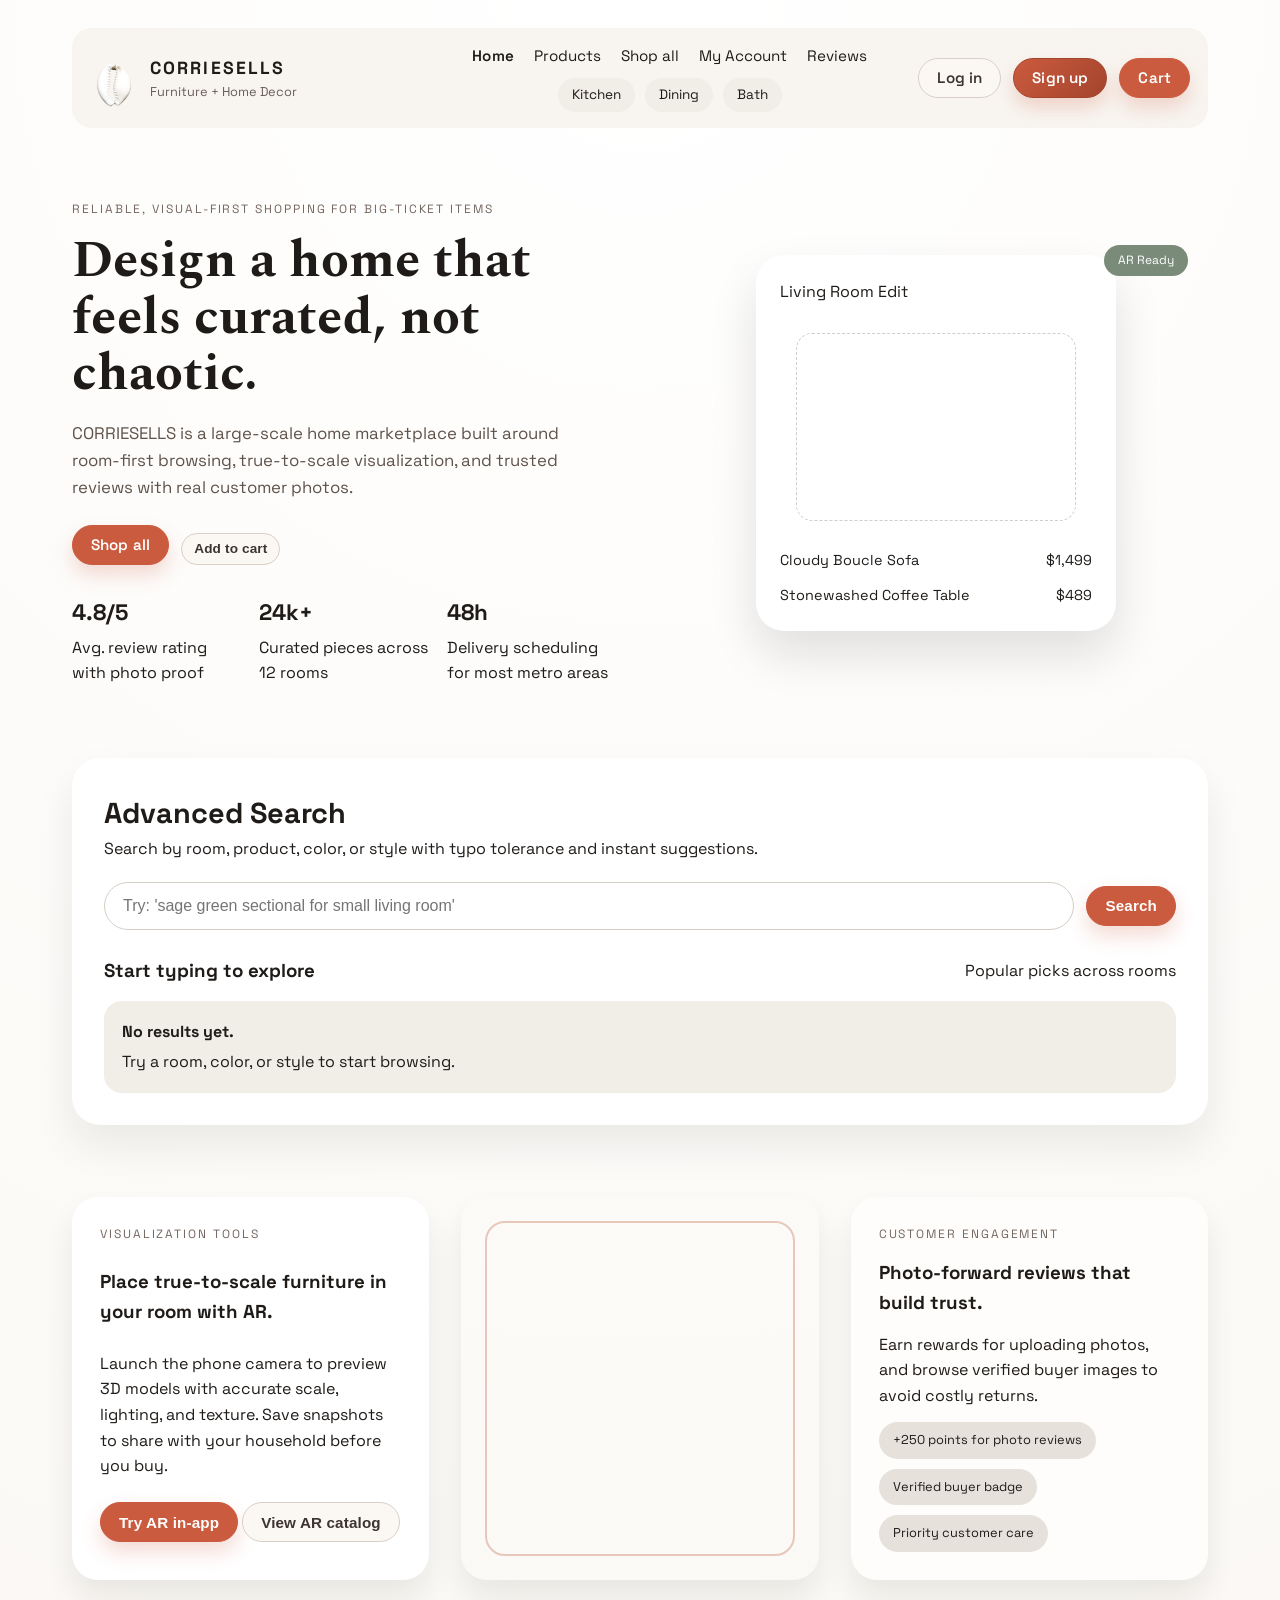
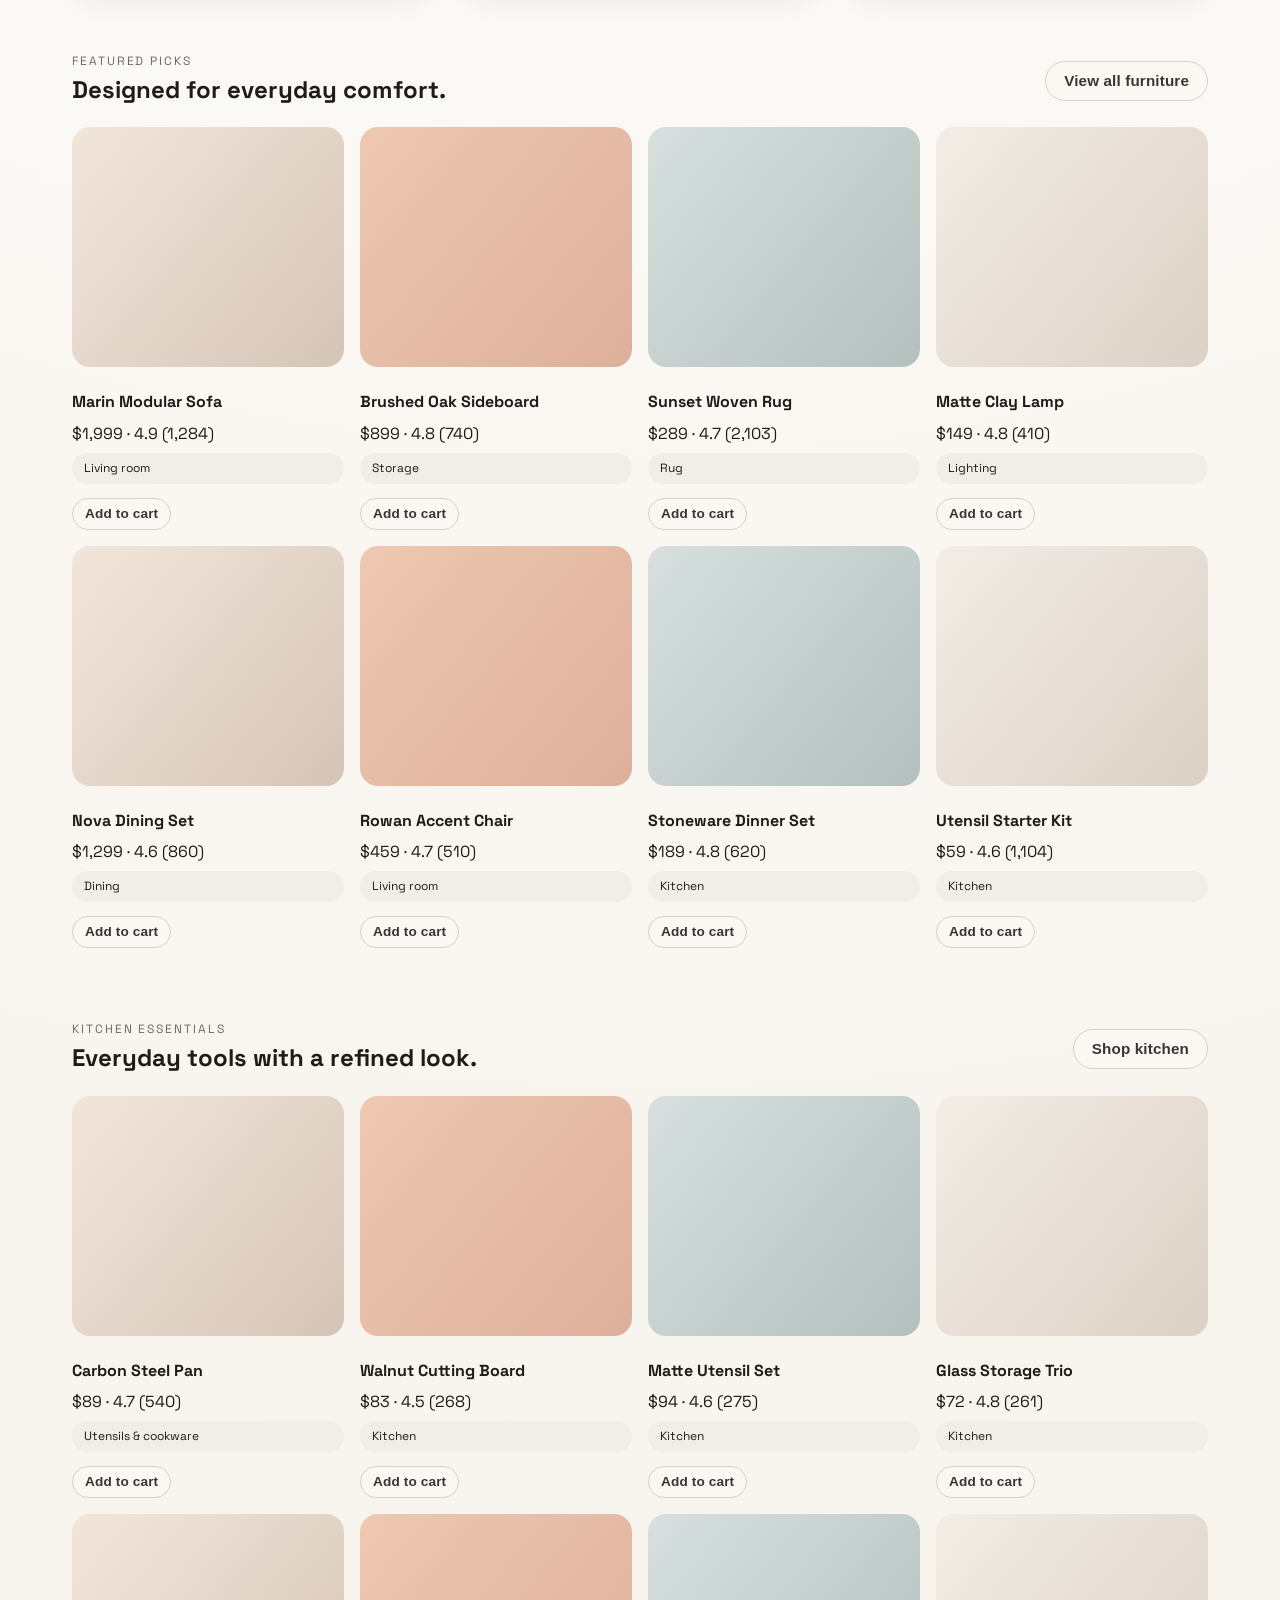
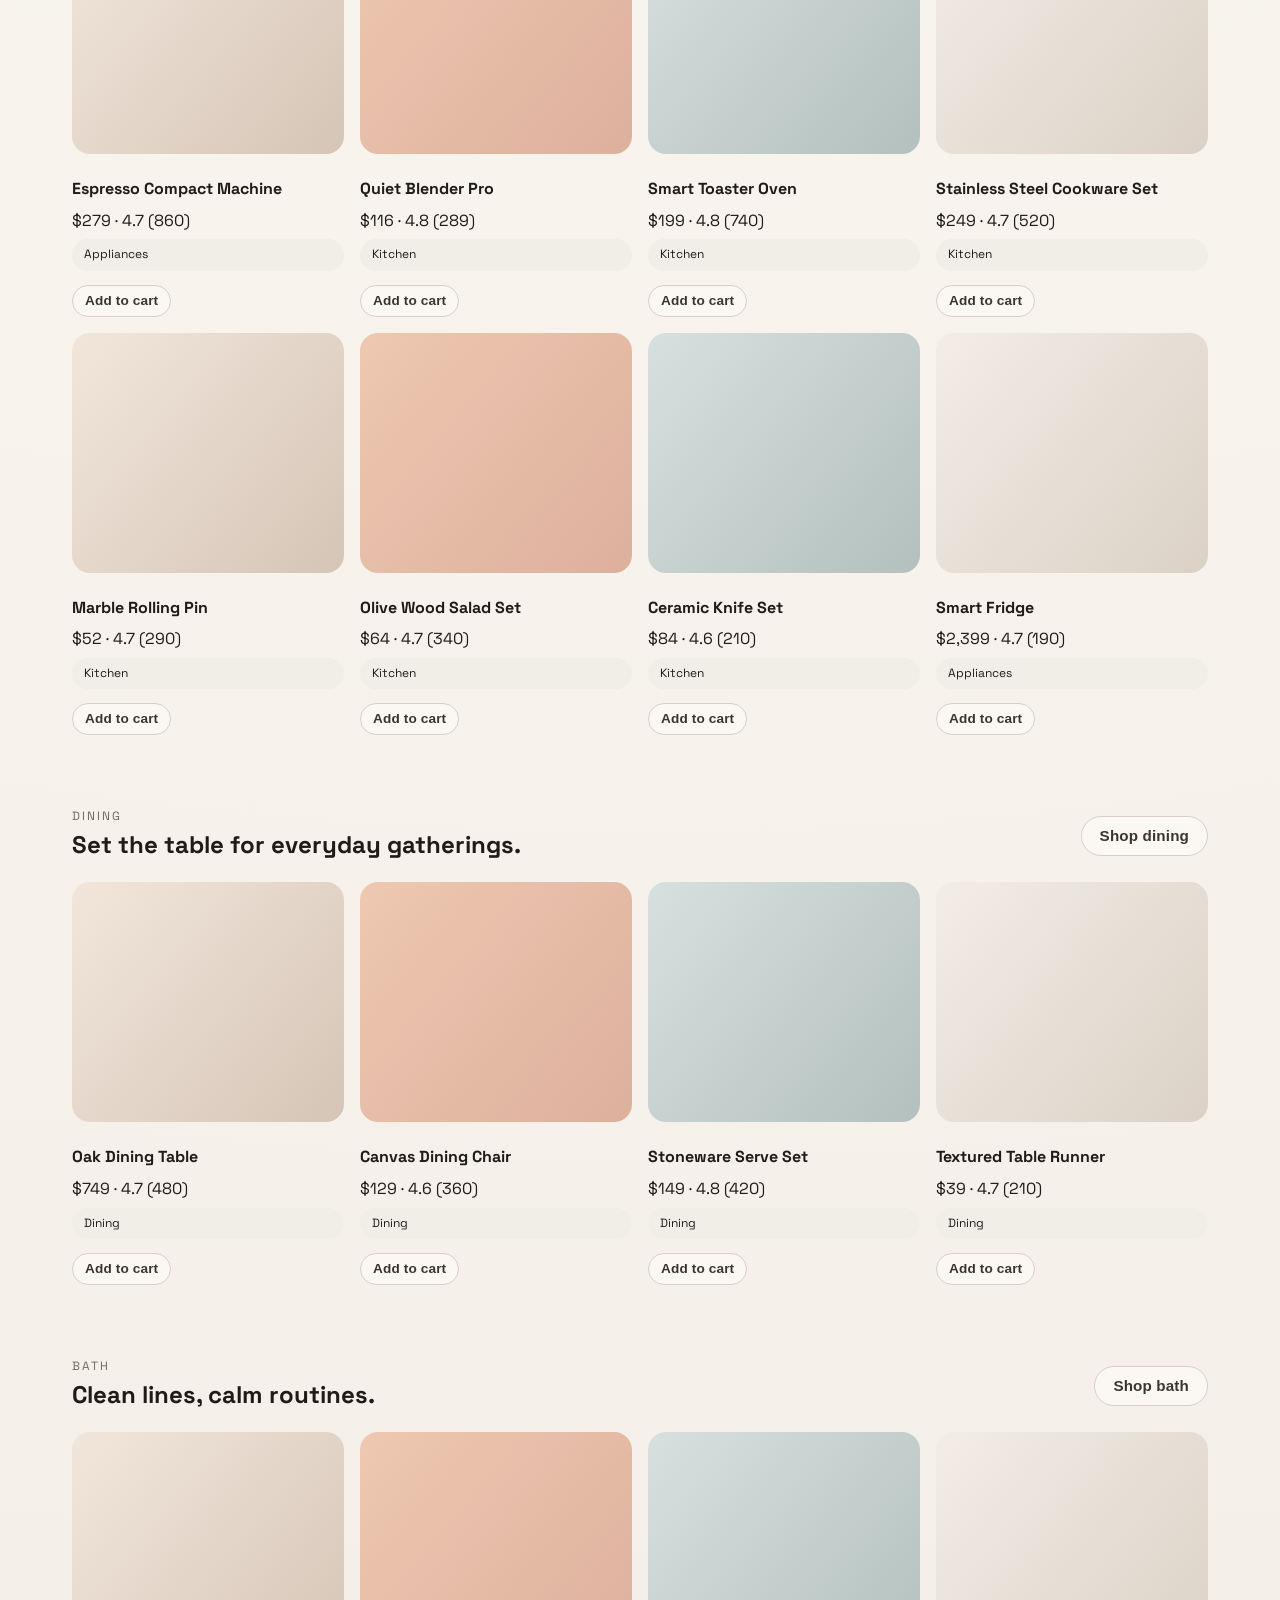
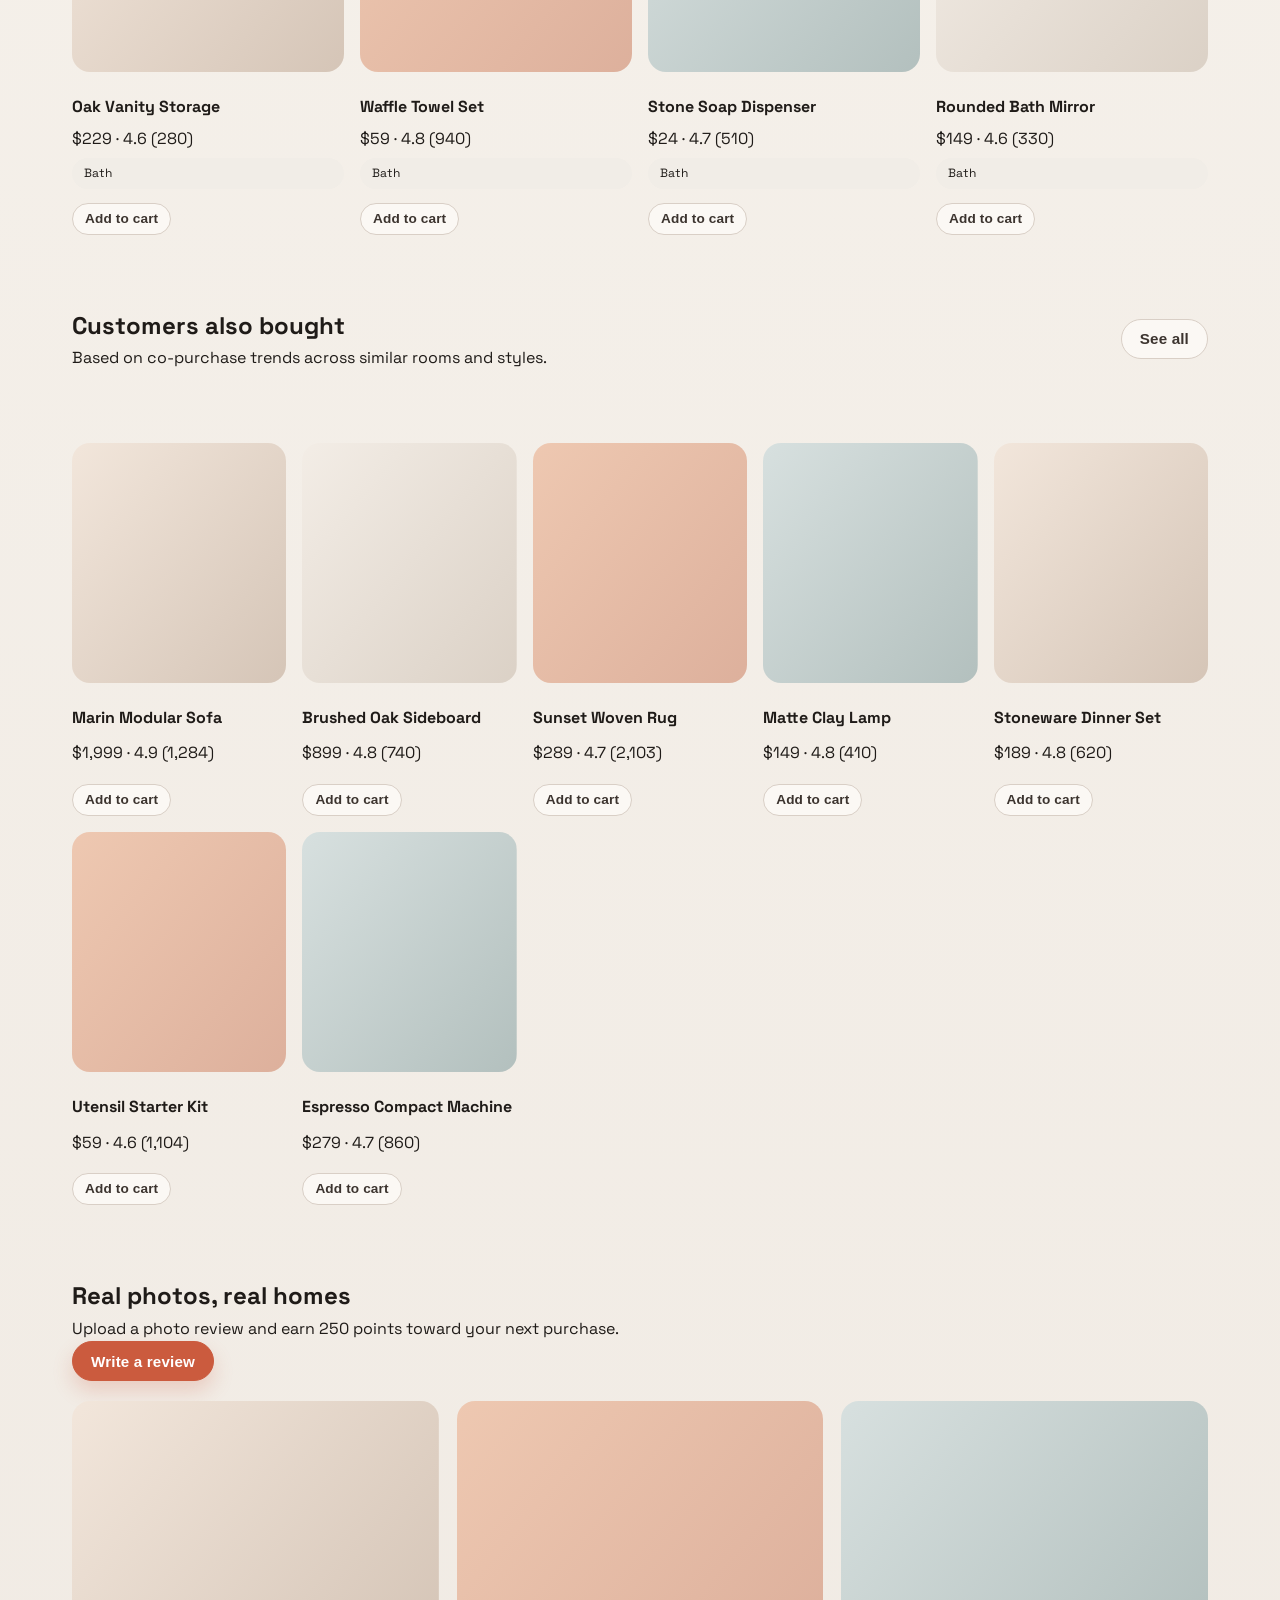
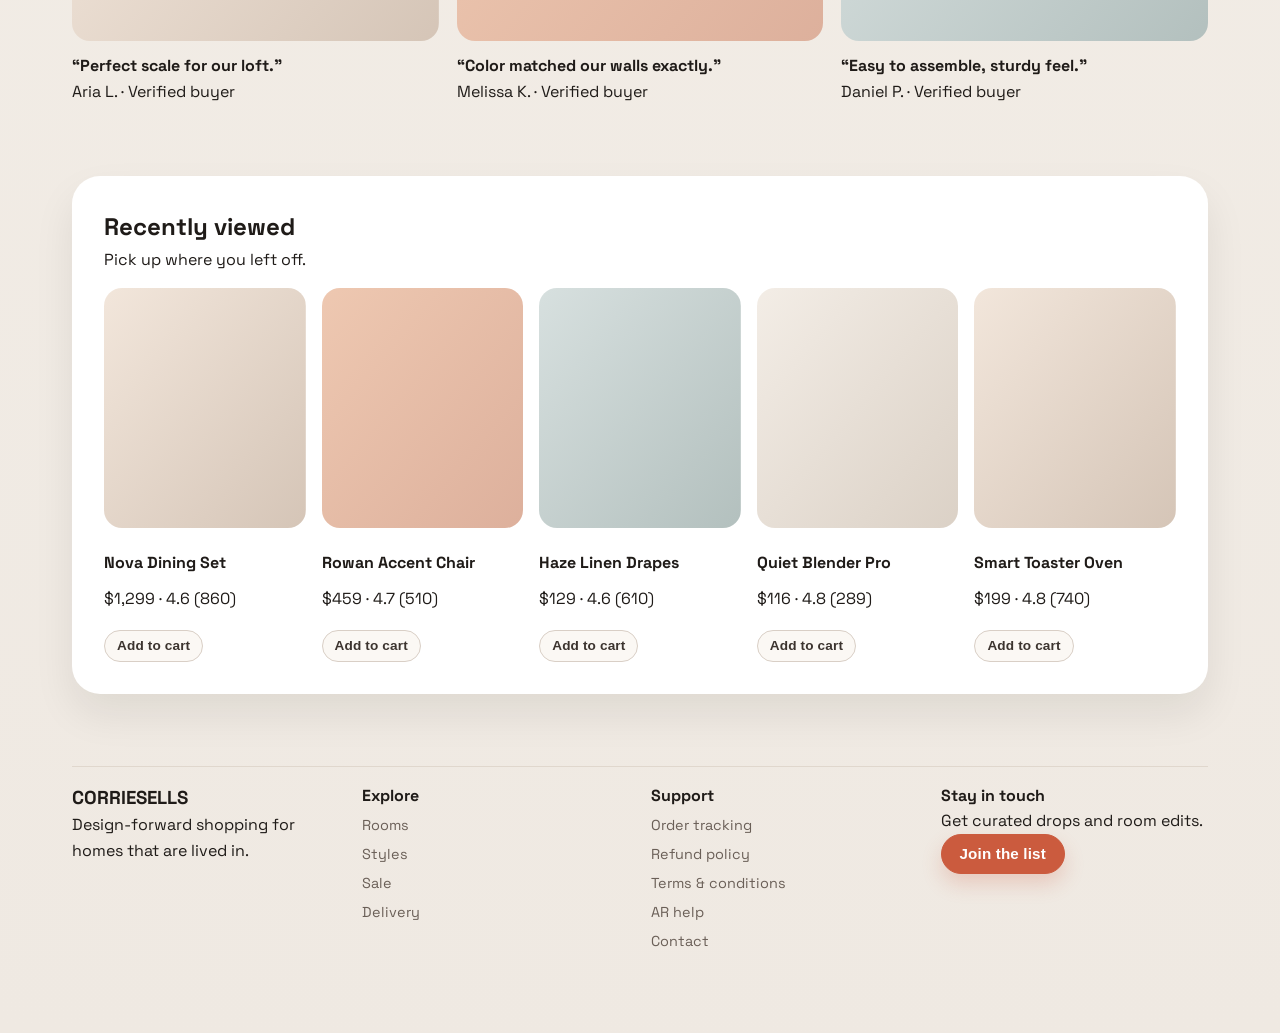
<file: index.html>
<!doctype html>
<html lang="en">
  <head>
    <meta charset="UTF-8" />
    <meta name="viewport" content="width=device-width, initial-scale=1.0" />
    <title>CORRIESELLS | Furniture & Home Decor</title>
    <link rel="icon" href="favicon.ico" type="image/x-icon" />
    <link rel="preconnect" href="https://fonts.googleapis.com" />
    <link rel="preconnect" href="https://fonts.gstatic.com" crossorigin />
    <link
      href="https://fonts.googleapis.com/css2?family=Space+Grotesk:wght@400;500;600;700&family=Spectral:wght@400;500;600&display=swap"
      rel="stylesheet"
    />
    <link rel="stylesheet" href="styles.css" />
  </head>
  <body>
    <div class="page">
      <header class="topbar">
        <div class="brand">
          <div class="brand-mark"><img src="logo.png" alt="CORRIESELLS logo" class="brand-logo" /></div>
          <div>
            <p class="brand-title">CORRIESELLS</p>
            <p class="brand-subtitle">Furniture + Home Decor</p>
          </div>
        </div>
        <nav class="topnav advanced-nav">
          <div class="nav-row">
            <a href="index.html" class="nav-brand">Home</a>
            <a href="products.html">Products</a>
            <a href="category.html">Shop all</a>
            <a href="dashboard.html">My Account</a>
            <a href="index.html#reviews">Reviews</a>
          </div>
          <div class="nav-row nav-pills">
            <a href="index.html#kitchen">Kitchen</a>
            <a href="index.html#dining">Dining</a>
            <a href="index.html#bath">Bath</a>
          </div>
        </nav>
        <div class="topbar-actions">
          <a class="auth-button secondary" href="login.html" data-auth-guest>Log in</a>
          <a class="auth-button primary" href="signup.html" data-auth-guest>Sign up</a>
          <a class="solid-button" href="cart.html">Cart</a>
          <button class="ghost-button" type="button" data-auth-user data-auth-logout>Log out</button>
          </a>
          <button class="menu-button" aria-label="Open navigation" data-menu-toggle>
            <span></span>
            <span></span>
            <span></span>
          </button>
        </div>
      </header>

      <aside class="mobile-drawer" data-mobile-drawer>
        <div class="drawer-header">
          <p>Menu</p>
          <button class="ghost-button" data-menu-close>Close</button>
        </div>
        <nav class="drawer-nav">
          <a href="index.html">Home</a>
          <a href="products.html">Products</a>
          <a href="category.html">Shop all</a>
          <a href="dashboard.html">My Account</a>
          <a href="index.html#reviews">Reviews</a>
          <a href="index.html#kitchen">Kitchen</a>
          <a href="index.html#dining">Dining</a>
          <a href="index.html#bath">Bath</a>
</nav>
      </aside>
      <div class="drawer-backdrop" data-drawer-backdrop></div>

      <section class="hero">
        <div class="hero-content">
          <p class="eyebrow">Reliable, visual-first shopping for big-ticket items</p>
          <h1>Design a home that feels curated, not chaotic.</h1>
          <p class="hero-copy">
            CORRIESELLS is a large-scale home marketplace built around room-first browsing, true-to-scale
            visualization, and trusted reviews with real customer photos.
          </p>
          <div class="hero-cta">
            <a class="solid-button" href="category.html">Shop all</a>
          </div>
          <div class="hero-metrics">
            <div>
              <h3>4.8/5</h3>
              <p>Avg. review rating with photo proof</p>
            </div>
            <div>
              <h3>24k+</h3>
              <p>Curated pieces across 12 rooms</p>
            </div>
            <div>
              <h3>48h</h3>
              <p>Delivery scheduling for most metro areas</p>
            </div>
          </div>
        </div>
        <div class="hero-visual">
          <div class="hero-card">
            <p class="hero-card-title">Living Room Edit</p>
            <div class="hero-card-image"></div>
            <div class="hero-card-row">
              <span>Cloudy Boucle Sofa</span>
              <span>$1,499</span>
            </div>
            <div class="hero-card-row">
              <span>Stonewashed Coffee Table</span>
              <span>$489</span>
            </div>
          </div>
          <div class="hero-visual-badge">AR Ready</div>
        </div>
      </section>

      <section class="search-panel">
        <div class="search-header">
          <h2>Advanced Search</h2>
          <p>Search by room, product, color, or style with typo tolerance and instant suggestions.</p>
        </div>
        <div class="search-bar">
          <input type="text" placeholder="Try: 'sage green sectional for small living room'" data-search-input />
          <button class="solid-button" data-search-submit>Search</button>
        </div>
       
        <div class="search-results" data-search-results>
          <div class="search-results-header">
            <h3>Results for “living room”</h3>
            <span>Showing 6 of 842</span>
          </div>
          <div class="search-results-grid">
            <article>
              <div class="product-image"></div>
              <div class="product-meta">
                <h4>Marin Modular Sofa</h4>
              <p>$1,299.99 · 4.9 (1,284)</p>
                <span class="pill">AR ready</span>
              </div>
            </article>
            <article>
              <div class="product-image warm"></div>
              <div class="product-meta">
                <h4>Rowan Accent Chair</h4>
              <p>$144.99 · 4.7 (510)</p>
                <span class="pill">Limited stock</span>
              </div>
            </article>
            <article>
              <div class="product-image cool"></div>
              <div class="product-meta">
                <h4>Sunset Woven Rug</h4>
              <p>$65.99 · 4.7 (2,103)</p>
                <span class="pill">Best seller</span>
              </div>
            </article>
            <article>
              <div class="product-image alt"></div>
              <div class="product-meta">
                <h4>Matte Clay Lamp</h4>
              <p>$96.99 · 4.8 (410)</p>
                <span class="pill">Ships in 48h</span>
              </div>
            </article>
            <article>
              <div class="product-image"></div>
              <div class="product-meta">
                <h4>Brushed Oak Sideboard</h4>
              <p>$509.99 · 4.8 (740)</p>
                <span class="pill">Free delivery</span>
              </div>
            </article>
            <article>
              <div class="product-image warm"></div>
              <div class="product-meta">
                <h4>Haze Linen Drapes</h4>
              <p>$52.00 · 4.6 (610)</p>
                <span class="pill">Soft light</span>
              </div>
            </article>
          </div>
          <div class="search-empty" data-search-empty>
            <h4>No results yet.</h4>
            <p>Try a room, color, or style to start browsing.</p>
          </div>
        </div>
      </section>

      <section class="feature-grid" id="styles">
        <div class="feature">
          <p class="eyebrow">Visualization Tools</p>
          <h3>Place true-to-scale furniture in your room with AR.</h3>
          <p>
            Launch the phone camera to preview 3D models with accurate scale, lighting, and texture.
            Save snapshots to share with your household before you buy.
          </p>
          <div class="feature-actions">
            <button class="solid-button">Try AR in-app</button>
            <button class="ghost-button">View AR catalog</button>
          </div>
        </div>
        <div class="feature feature-visual"></div>
        <div class="feature secondary">
          <p class="eyebrow">Customer Engagement</p>
          <h3>Photo-forward reviews that build trust.</h3>
          <p>
            Earn rewards for uploading photos, and browse verified buyer images to avoid costly returns.
          </p>
          <div class="reward-strip">
            <span>+250 points for photo reviews</span>
            <span>Verified buyer badge</span>
            <span>Priority customer care</span>
          </div>
        </div>
      </section>

      <section class="product-showcase">
        <div class="showcase-header">
          <div>
            <p class="eyebrow">Featured picks</p>
            <h2>Designed for everyday comfort.</h2>
          </div>
          <button class="ghost-button">View all furniture</button>
        </div>
        <div class="product-grid">
          <article>
            <div class="product-image"></div>
            <div class="product-meta">
              <h4>Marin Modular Sofa</h4>
              <p>$1,299.99 · 4.9 (1,284)</p>
              <span class="pill">AR ready</span>
            </div>
          </article>
          <article>
            <div class="product-image warm"></div>
            <div class="product-meta">
              <h4>Brushed Oak Sideboard</h4>
              <p>$509.99 · 4.8 (740)</p>
              <span class="pill">Free delivery</span>
            </div>
          </article>
          <article>
            <div class="product-image cool"></div>
            <div class="product-meta">
              <h4>Sunset Woven Rug</h4>
              <p>$65.99 · 4.7 (2,103)</p>
              <span class="pill">Best seller</span>
            </div>
          </article>
          <article>
            <div class="product-image alt"></div>
            <div class="product-meta">
              <h4>Matte Clay Lamp</h4>
              <p>$96.99 · 4.8 (410)</p>
              <span class="pill">Ships in 48h</span>
            </div>
          </article>
          <article>
            <div class="product-image"></div>
            <div class="product-meta">
              <h4>Nova Dining Set</h4>
              <p>$1,252.99 · 4.6 (860)</p>
              <span class="pill">Family size</span>
            </div>
          </article>
          <article>
            <div class="product-image warm"></div>
            <div class="product-meta">
              <h4>Rowan Accent Chair</h4>
              <p>$144.99 · 4.7 (510)</p>
              <span class="pill">Limited stock</span>
            </div>
          </article>
          <article>
            <div class="product-image cool"></div>
            <div class="product-meta">
              <h4>Stoneware Dinner Set</h4>
              <p>$82.00 · 4.8 (620)</p>
              <span class="pill">Kitchen</span>
            </div>
          </article>
          <article>
            <div class="product-image alt"></div>
            <div class="product-meta">
              <h4>Utensil Starter Kit</h4>
              <p>$34.99 · 4.6 (1,104)</p>
              <span class="pill">Best value</span>
            </div>
          </article>
        </div>
      </section>

      <section class="product-showcase" id="kitchen">
        <div class="showcase-header">
          <div>
            <p class="eyebrow">Kitchen essentials</p>
            <h2>Everyday tools with a refined look.</h2>
          </div>
          <button class="ghost-button">Shop kitchen</button>
        </div>
        <div class="product-grid">
          <article>
            <div class="product-image"></div>
            <div class="product-meta">
              <h4>Carbon Steel Pan</h4>
              <p>$89 · 4.7 (540)</p>
              <span class="pill">Utensils & cookware</span>
            </div>
          </article>
          <article>
            <div class="product-image warm"></div>
            <div class="product-meta">
              <h4>Walnut Cutting Board</h4>
              <p>$47.99 · 4.8 (312)</p>
              <span class="pill">Kitchen</span>
            </div>
          </article>
          <article>
            <div class="product-image cool"></div>
            <div class="product-meta">
              <h4>Matte Utensil Set</h4>
              <p>$35.99 · 4.5 (970)</p>
              <span class="pill">Utensils</span>
            </div>
          </article>
          <article>
            <div class="product-image alt"></div>
            <div class="product-meta">
              <h4>Glass Storage Trio</h4>
              <p>$29.99 · 4.6 (410)</p>
              <span class="pill">Pantry</span>
            </div>
          </article>
          <article>
            <div class="product-image"></div>
            <div class="product-meta">
              <h4>Espresso Compact Machine</h4>
              <p>$54.99 · 4.7 (860)</p>
              <span class="pill">Appliances</span>
            </div>
          </article>
          <article>
            <div class="product-image warm"></div>
            <div class="product-meta">
              <h4>Quiet Blender Pro</h4>
              <p>$244.99 · 4.6 (1,020)</p>
              <span class="pill">Appliances</span>
            </div>
          </article>
          <article>
            <div class="product-image cool"></div>
            <div class="product-meta">
              <h4>Smart Toaster Oven</h4>
              <p>$68.27 · 4.8 (740)</p>
              <span class="pill">Appliances</span>
            </div>
          </article>
          <article>
            <div class="product-image alt"></div>
            <div class="product-meta">
              <h4>Stainless Steel Cookware Set</h4>
              <p>$349 · 4.7 (620)</p>
              <span class="pill">Cookware</span>
            </div>
          </article>
          <article>
            <div class="product-image"></div>
            <div class="product-meta">
              <h4>Marble Rolling Pin</h4>
              <p>$39 · 4.5 (410)</p>
              <span class="pill">Baking</span>
            </div>
          </article>
          <article>
            <div class="product-image warm"></div>
            <div class="product-meta">
              <h4>Olive Wood Salad Set</h4>
              <p>$29 · 4.6 (210)</p>
              <span class="pill">Utensils</span>
            </div>
          </article>
          <article>
            <div class="product-image cool"></div>
            <div class="product-meta">
              <h4>Ceramic Knife Set</h4>
              <p>$89 · 4.7 (310)</p>
              <span class="pill">Cutlery</span>
            </div>
            </article>
          <article>
            <div class="product-image alt"></div>
            <div class="product-meta">
              <h4>Smart Fridge</h4>
              <p>$1,299 · 4.8 (740)</p>
              <span class="pill">Appliances</span>
            </div>
          </article>
        </div>
      </section>

      <section class="product-showcase" id="dining">
        <div class="showcase-header">
          <div>
            <p class="eyebrow">Dining</p>
            <h2>Set the table for everyday gatherings.</h2>
          </div>
          <button class="ghost-button">Shop dining</button>
        </div>
        <div class="product-grid">
          <article>
            <div class="product-image"></div>
            <div class="product-meta">
              <h4>Oak Dining Table</h4>
              <p>$429.99 · 4.7 (480)</p>
              <span class="pill">Dining</span>
            </div>
          </article>
          <article>
            <div class="product-image warm"></div>
            <div class="product-meta">
              <h4>Canvas Dining Chair</h4>
              <p>$135.00 · 4.6 (260)</p>
              <span class="pill">Set of 2</span>
            </div>
          </article>
          <article>
            <div class="product-image cool"></div>
            <div class="product-meta">
              <h4>Stoneware Serve Set</h4>
              <p>$89.99 · 4.8 (310)</p>
              <span class="pill">Serveware</span>
            </div>
          </article>
          <article>
            <div class="product-image alt"></div>
            <div class="product-meta">
              <h4>Textured Table Runner</h4>
              <p>$32.99 · 4.5 (620)</p>
              <span class="pill">Linen</span>
            </div>
          </article>
        </div>
      </section>

      <section class="product-showcase" id="bath">
        <div class="showcase-header">
          <div>
            <p class="eyebrow">Bath</p>
            <h2>Clean lines, calm routines.</h2>
          </div>
          <button class="ghost-button">Shop bath</button>
        </div>
        <div class="product-grid">
          <article>
            <div class="product-image"></div>
            <div class="product-meta">
              <h4>Oak Vanity Storage</h4>
              <p>$439.99 · 4.6 (210)</p>
              <span class="pill">Bath</span>
            </div>
          </article>
          <article>
            <div class="product-image warm"></div>
            <div class="product-meta">
              <h4>Waffle Towel Set</h4>
              <p>$100.00 · 4.8 (940)</p>
              <span class="pill">Linens</span>
            </div>
          </article>
          <article>
            <div class="product-image cool"></div>
            <div class="product-meta">
              <h4>Stone Soap Dispenser</h4>
              <p>$91.99 · 4.7 (510)</p>
              <span class="pill">Countertop</span>
            </div>
          </article>
          <article>
            <div class="product-image alt"></div>
            <div class="product-meta">
              <h4>Rounded Bath Mirror</h4>
              <p>$199.99 · 4.6 (330)</p>
              <span class="pill">Wall decor</span>
            </div>
          </article>
        </div>
      </section>

        <div class="carousel-header">
          <div>
            <h2>Customers also bought</h2>
            <p>Based on co-purchase trends across similar rooms and styles.</p>
          </div>
          <button class="ghost-button">See all</button>
        </div>
        <div class="carousel-track">
          <article>
            <div class="card-image"></div>
            <h4>Marin Modular Sofa</h4>
              <p>$1,299.99 · 4.9 (1,284)
          </article>
          <article>
            <div class="card-image alt"></div>
            <h4>Brushed Oak Sideboard</h4>
              <p>$509.99 · 4.8 (740)
          </article>
          <article>
            <div class="card-image warm"></div>
            <h4>Sunset Woven Rug</h4>
              <p>$65.99 · 4.7 (2,103)
          </article>
          <article>
            <div class="card-image cool"></div>
            <h4>Matte Clay Lamp</h4>
              <p>$96.99 · 4.8 (410)
          </article>
          <article>
            <div class="card-image"></div>
            <h4>Stoneware Dinner Set</h4>
              <p>$82.00 · 4.8 (620)
          </article>
          <article>
            <div class="card-image warm"></div>
            <h4>Utensil Starter Kit</h4>
              <p>$34.99 · 4.6 (1,104)
          </article>
          <article>
            <div class="card-image cool"></div>
            <h4>Espresso Compact Machine</h4>
              <p>$54.99 · 4.7 (860)
          </article>
        </div>
      </section>

      <section class="review-section" id="reviews">
        <div class="review-header">
          <h2>Real photos, real homes</h2>
          <p>Upload a photo review and earn 250 points toward your next purchase.</p>
          <button class="solid-button">Write a review</button>
        </div>
        <div class="review-grid">
          <article data-review-product="Marin Modular Sofa">
            <div class="review-photo"></div>
            <h4>“Perfect scale for our loft.”</h4>
            <p>Aria L. · Verified buyer</p>
          </article>
          <article data-review-product="Brushed Oak Sideboard">
            <div class="review-photo warm"></div>
            <h4>“Color matched our walls exactly.”</h4>
            <p>Melissa K. · Verified buyer</p>
          </article>
          <article data-review-product="Sunset Woven Rug">
            <div class="review-photo cool"></div>
            <h4>“Easy to assemble, sturdy feel.”</h4>
            <p>Daniel P. · Verified buyer</p>
          </article>
        </div>
      </section>

      <section class="recently-viewed">
        <div>
          <h2>Recently viewed</h2>
          <p>Pick up where you left off.</p>
        </div>
        <div class="recent-grid">
          <article>
            <div class="card-image"></div>
            <h4>Nova Dining Set</h4>
              <p>$1,252.99
          </article>
          <article>
            <div class="card-image warm"></div>
            <h4>Rowan Accent Chair</h4>
              <p>$144.99
          </article>
          <article>
            <div class="card-image cool"></div>
            <h4>Haze Linen Drapes</h4>
              <p>$52.00
          </article>
          <article>
            <div class="card-image alt"></div>
            <h4>Quiet Blender Pro</h4>
              <p>$244.99
          </article>
          <article>
            <div class="card-image"></div>
            <h4>Smart Toaster Oven</h4>
              <p>$68.27
          </article>
        </div>
      </section>

      <footer class="footer">
        <div>
          <h3>CORRIESELLS</h3>
          <p>Design-forward shopping for homes that are lived in.</p>
        </div>
        <div>
          <h4>Explore</h4>
          <a href="#">Rooms</a>
          <a href="#">Styles</a>
          <a href="#">Sale</a>
          <a href="#">Delivery</a>
        </div>
        <div>
          <h4>Support</h4>
          <a href="#">Order tracking</a>
          <a href="refund-policy.html">Refund policy</a>
          <a href="terms.html">Terms & conditions</a>
          <a href="#">AR help</a>
          <a href="contact.html">Contact</a>
        </div>
        <div>
          <h4>Stay in touch</h4>
          <p>Get curated drops and room edits.</p>
          <button class="solid-button">Join the list</button>
        </div>
      </footer>
    </div>
    <script src="app.js"></script>
  </body>
</html>
</file>
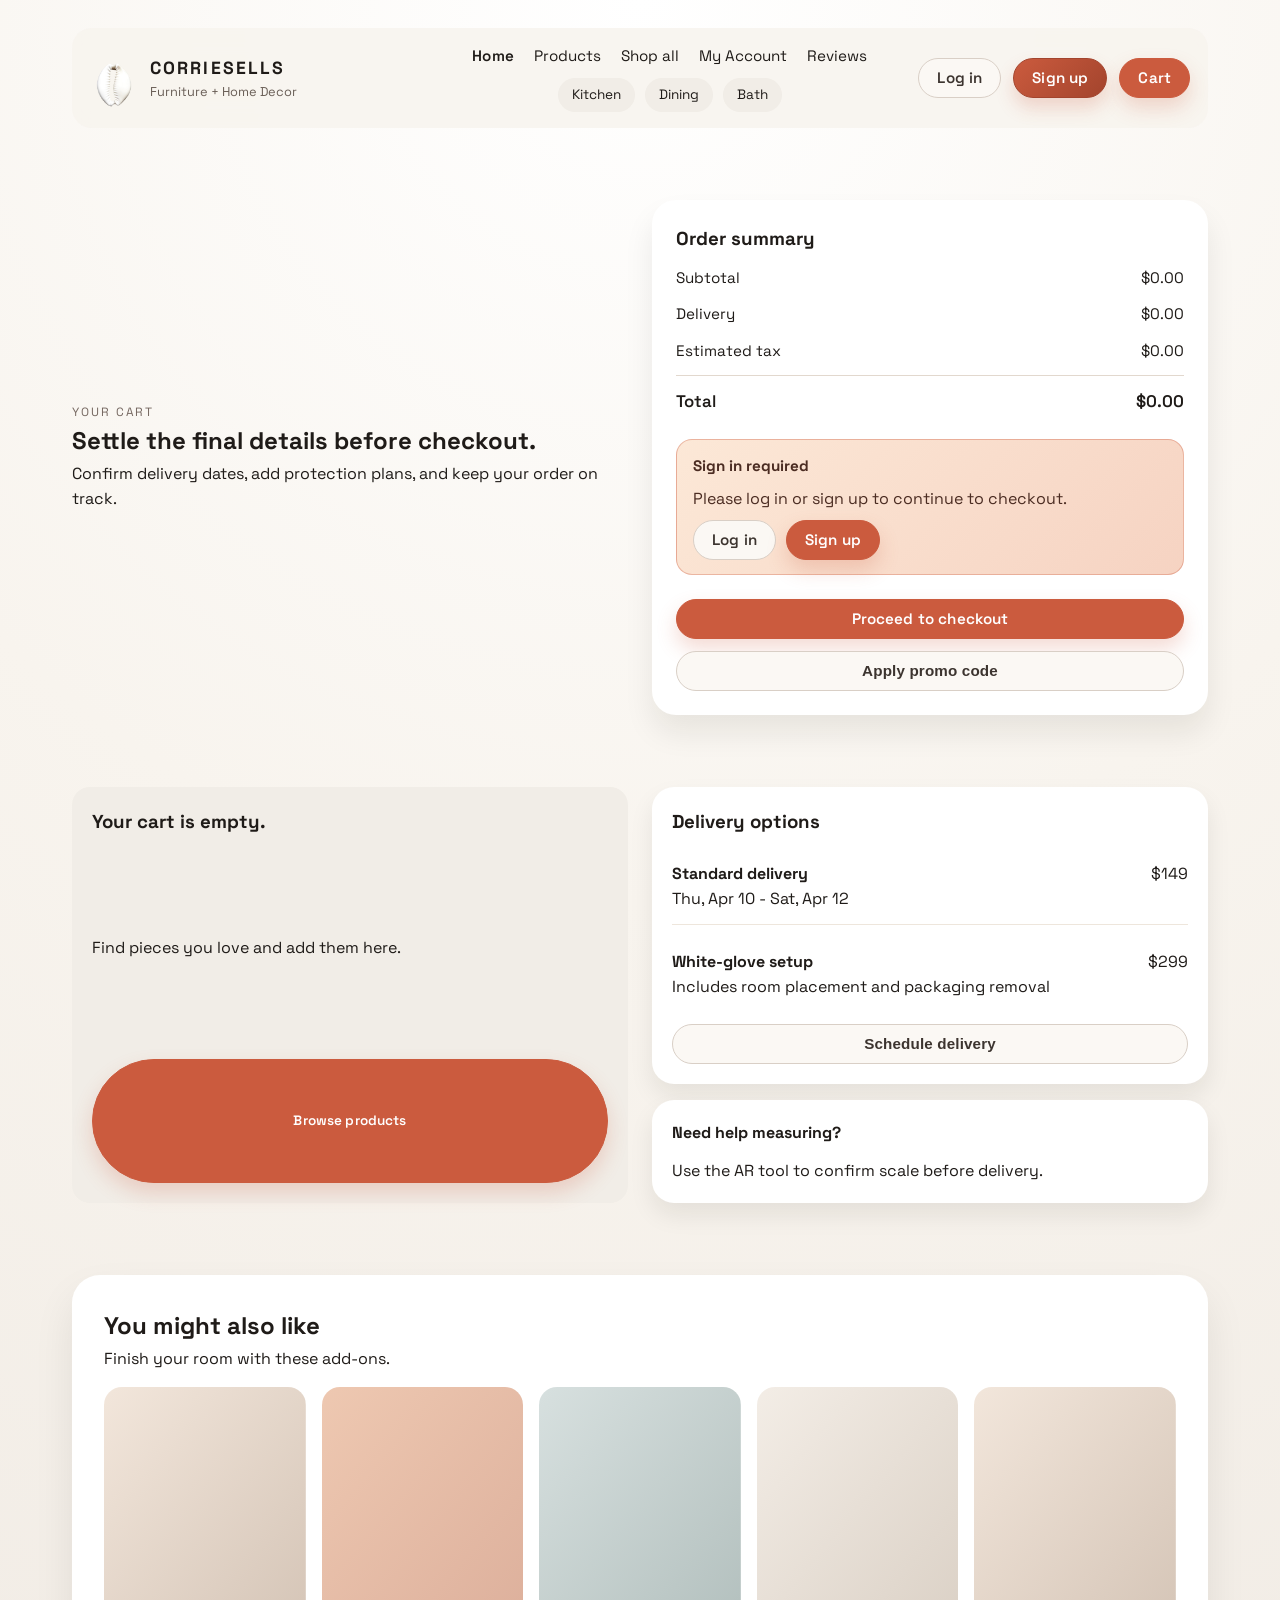
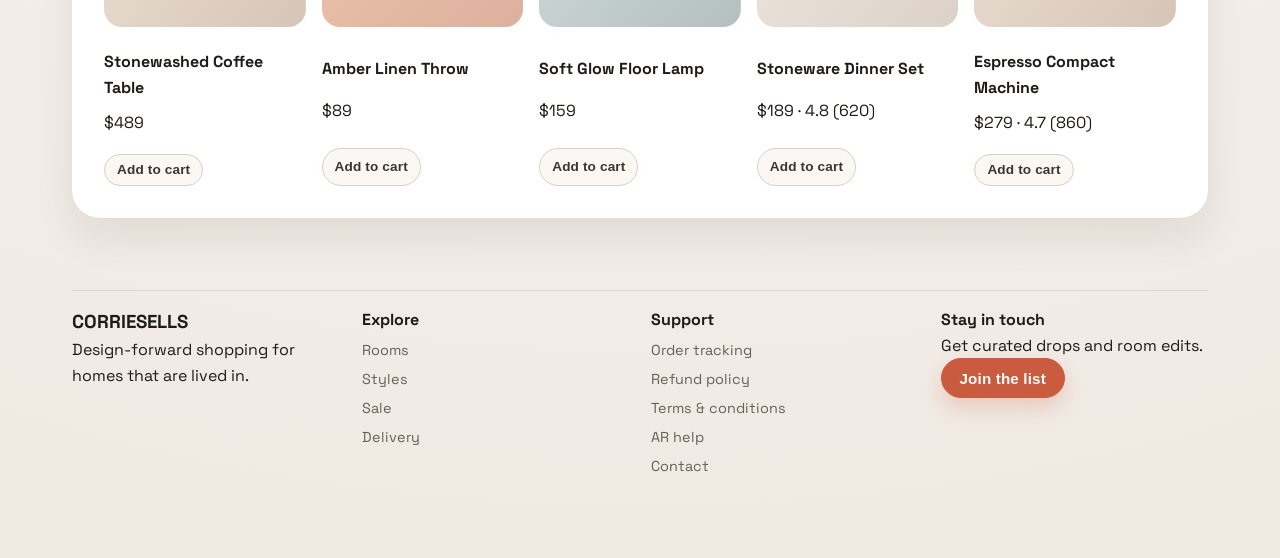
<file: cart.html>
<!doctype html>
<html lang="en">
  <head>
    <meta charset="UTF-8" />
    <meta name="viewport" content="width=device-width, initial-scale=1.0" />
    <title>CORRIESELLS | Cart</title>
    <link rel="icon" href="favicon.ico" type="image/x-icon" />
    <link rel="preconnect" href="https://fonts.googleapis.com" />
    <link rel="preconnect" href="https://fonts.gstatic.com" crossorigin />
    <link
      href="https://fonts.googleapis.com/css2?family=Space+Grotesk:wght@400;500;600;700&family=Spectral:wght@400;500;600&display=swap"
      rel="stylesheet"
    />
    <link rel="stylesheet" href="styles.css" />
  </head>
  <body>
    <div class="page">
      <header class="topbar">
        <div class="brand">
          <div class="brand-mark"><img src="logo.png" alt="CORRIESELLS logo" class="brand-logo" /></div>
          <div>
            <p class="brand-title">CORRIESELLS</p>
            <p class="brand-subtitle">Furniture + Home Decor</p>
          </div>
        </div>
        <nav class="topnav advanced-nav">
  <div class="nav-row">
    <a href="index.html" class="nav-brand">Home</a>
    <a href="products.html">Products</a>
    <a href="category.html">Shop all</a>
    
                  <a href="dashboard.html">My Account</a>
<a href="index.html#reviews">Reviews</a>
  </div>
  <div class="nav-row nav-pills">
    <a href="index.html#kitchen">Kitchen</a>
    <a href="index.html#dining">Dining</a>
    <a href="index.html#bath">Bath</a>
  </div>
</nav>
        <div class="topbar-actions">
          <a class="auth-button secondary" href="login.html" data-auth-guest>Log in</a>
          <a class="auth-button primary" href="signup.html" data-auth-guest>Sign up</a>
          <a class="solid-button" href="cart.html">Cart</a>
          <button class="ghost-button" type="button" data-auth-user data-auth-logout>Log out</button>
          </a>
          <button class="menu-button" aria-label="Open navigation" data-menu-toggle>
            <span></span>
            <span></span>
            <span></span>
          </button>
        </div>
      </header>

      <aside class="mobile-drawer" data-mobile-drawer>
        <div class="drawer-header">
          <p>Menu</p>
          <button class="ghost-button" data-menu-close>Close</button>
        </div>
        <nav class="drawer-nav">
  <a href="index.html">Home</a>
  <a href="products.html">Products</a>
  <a href="category.html">Shop all</a>
  
                <a href="dashboard.html">My Account</a>
<a href="index.html#reviews">Reviews</a>
  <a href="index.html#kitchen">Kitchen</a>
  <a href="index.html#dining">Dining</a>
  <a href="index.html#bath">Bath</a>
</nav>


      </aside>
      <div class="drawer-backdrop" data-drawer-backdrop></div>

      <section class="cart-hero">
        <div>
          <p class="eyebrow">Your cart</p>
          <h1>Settle the final details before checkout.</h1>
          <p>Confirm delivery dates, add protection plans, and keep your order on track.</p>
        </div>
        <div class="cart-summary-card">
          <h3>Order summary</h3>
          <div class="summary-row">
            <span>Subtotal</span>
            <span data-cart-subtotal>$0</span>
          </div>
          <div class="summary-row">
            <span>Delivery</span>
            <span data-cart-delivery>$0</span>
          </div>
          <div class="summary-row">
            <span>Estimated tax</span>
            <span data-cart-tax>$0</span>
          </div>
          <div class="summary-total">
            <span>Total</span>
            <span data-cart-total>$0</span>
          </div>
          <div class="auth-alert" data-auth-alert hidden>
            <strong>Sign in required</strong>
            <span>Please log in or sign up to continue to checkout.</span>
            <div class="auth-alert-actions">
              <a class="ghost-button" href="login.html?return=checkout">Log in</a>
              <a class="solid-button" href="signup.html?return=checkout">Sign up</a>
            </div>
          </div>
          <a class="solid-button" href="checkout.html" data-checkout-gate>Proceed to checkout</a>
          <button class="ghost-button">Apply promo code</button>
        </div>
      </section>

      <section class="cart-grid">
        <div class="cart-items" data-cart-items>
          <div class="cart-empty">
            <h3>Your cart is empty.</h3>
            <p>Find pieces you love and add them here.</p>
            <a class="solid-button" href="products.html">Browse products</a>
          </div>
        </div>
        <aside class="cart-sidebar">
          <div class="delivery-card">
            <h3>Delivery options</h3>
            <div class="delivery-option">
              <div>
                <h4>Standard delivery</h4>
                <p>Thu, Apr 10 - Sat, Apr 12</p>
              </div>
              <span>$149</span>
            </div>
            <div class="delivery-option">
              <div>
                <h4>White-glove setup</h4>
                <p>Includes room placement and packaging removal</p>
              </div>
              <span>$299</span>
            </div>
            <button class="ghost-button">Schedule delivery</button>
          </div>
          <div class="cart-note">
            <h4>Need help measuring?</h4>
            <p>Use the AR tool to confirm scale before delivery.</p>
          </div>
        </aside>
      </section>

      <section class="recently-viewed">
        <div>
          <h2>You might also like</h2>
          <p>Finish your room with these add-ons.</p>
        </div>
        <div class="recent-grid">
          <article>
            <div class="card-image"></div>
            <h4>Stonewashed Coffee Table</h4>
              <p>$489
          </article>
          <article>
            <div class="card-image warm"></div>
            <h4>Amber Linen Throw</h4>
            <p>$89</p>
          </article>
          <article>
            <div class="card-image cool"></div>
            <h4>Soft Glow Floor Lamp</h4>
            <p>$159</p>
          </article>
          <article>
            <div class="card-image alt"></div>
            <h4>Stoneware Dinner Set</h4>
              <p>$82.00
          </article>
          <article>
            <div class="card-image"></div>
            <h4>Espresso Compact Machine</h4>
              <p>$54.99
          </article>
        </div>
      </section>

      <footer class="footer">
        <div>
          <h3>CORRIESELLS</h3>
          <p>Design-forward shopping for homes that are lived in.</p>
        </div>
        <div>
          <h4>Explore</h4>
          <a href="#">Rooms</a>
          <a href="#">Styles</a>
          <a href="#">Sale</a>
          <a href="#">Delivery</a>
        </div>
        <div>
          <h4>Support</h4>
          <a href="#">Order tracking</a>
          <a href="refund-policy.html">Refund policy</a>
          <a href="terms.html">Terms & conditions</a>
          <a href="#">AR help</a>
          <a href="contact.html">Contact</a>
        </div>
        <div>
          <h4>Stay in touch</h4>
          <p>Get curated drops and room edits.</p>
          <button class="solid-button">Join the list</button>
        </div>
      </footer>
    </div>
    <script src="app.js"></script>
  </body>
</html>
</file>
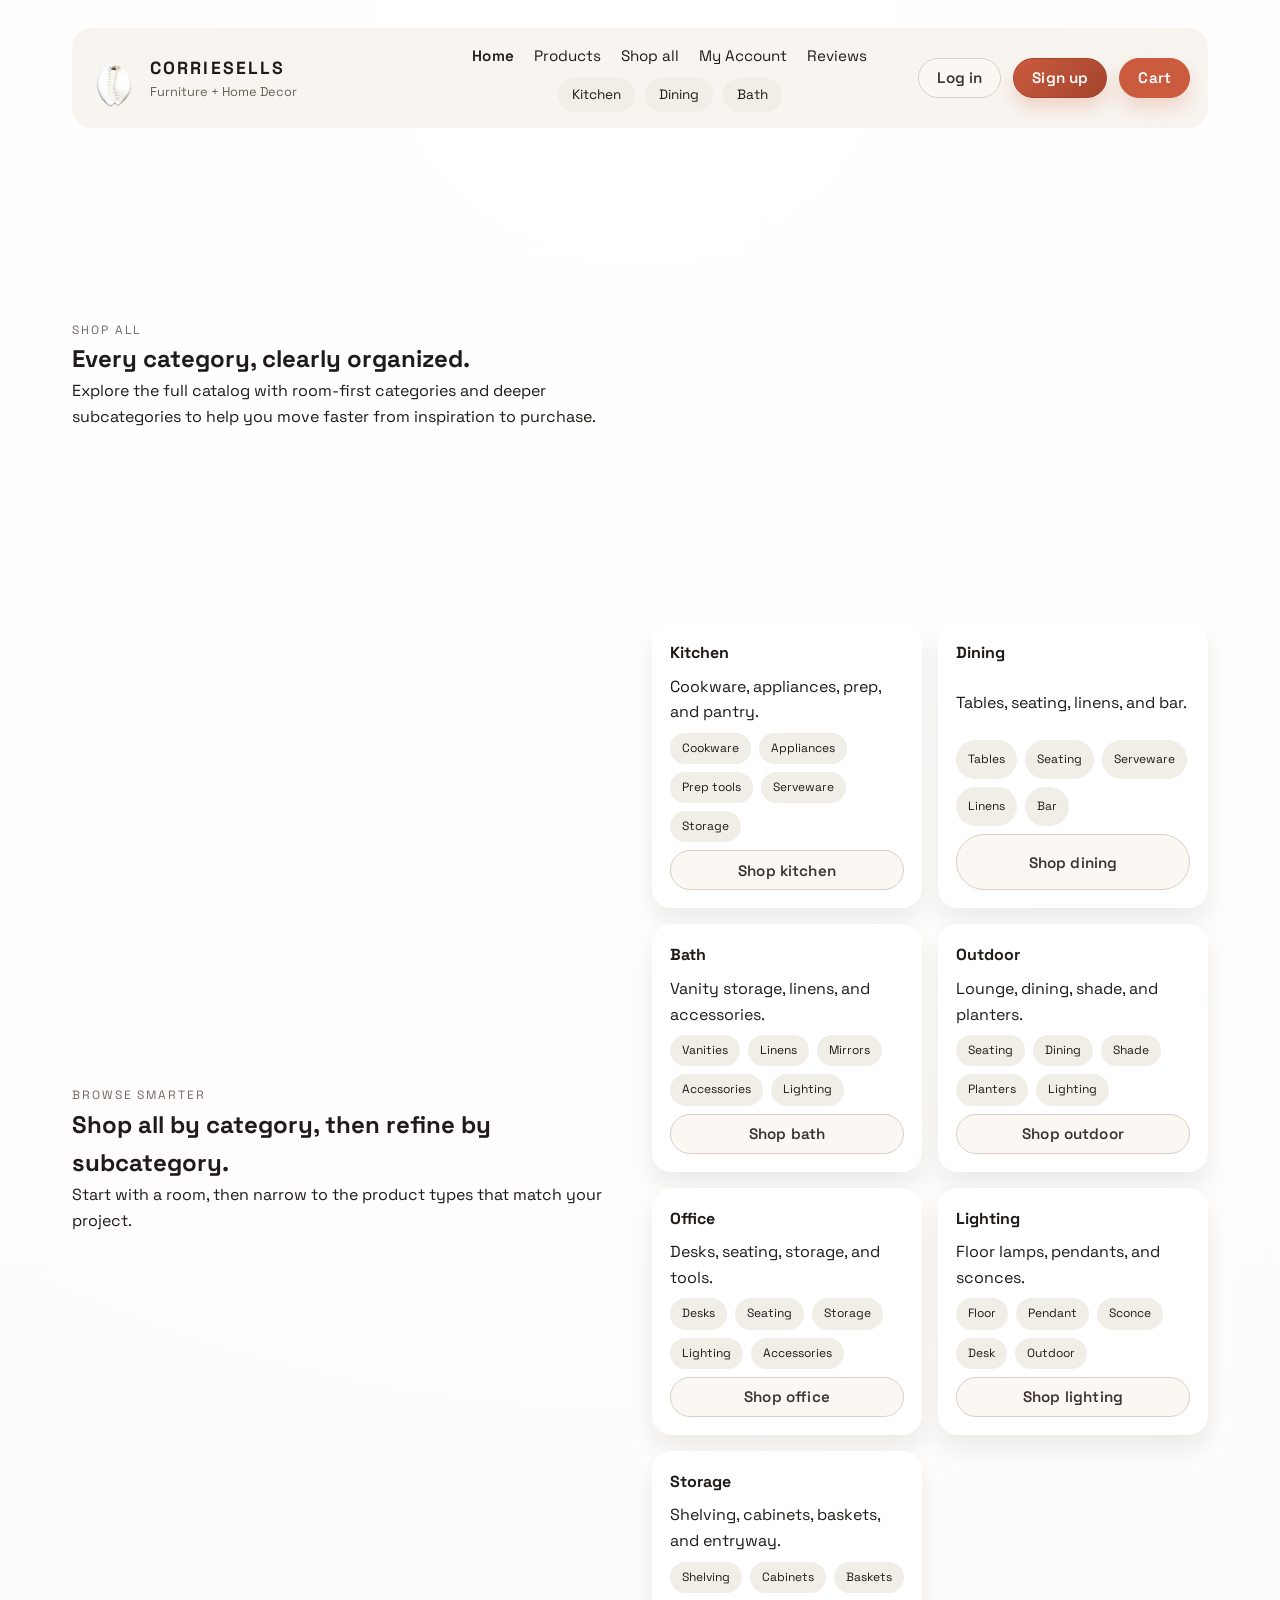
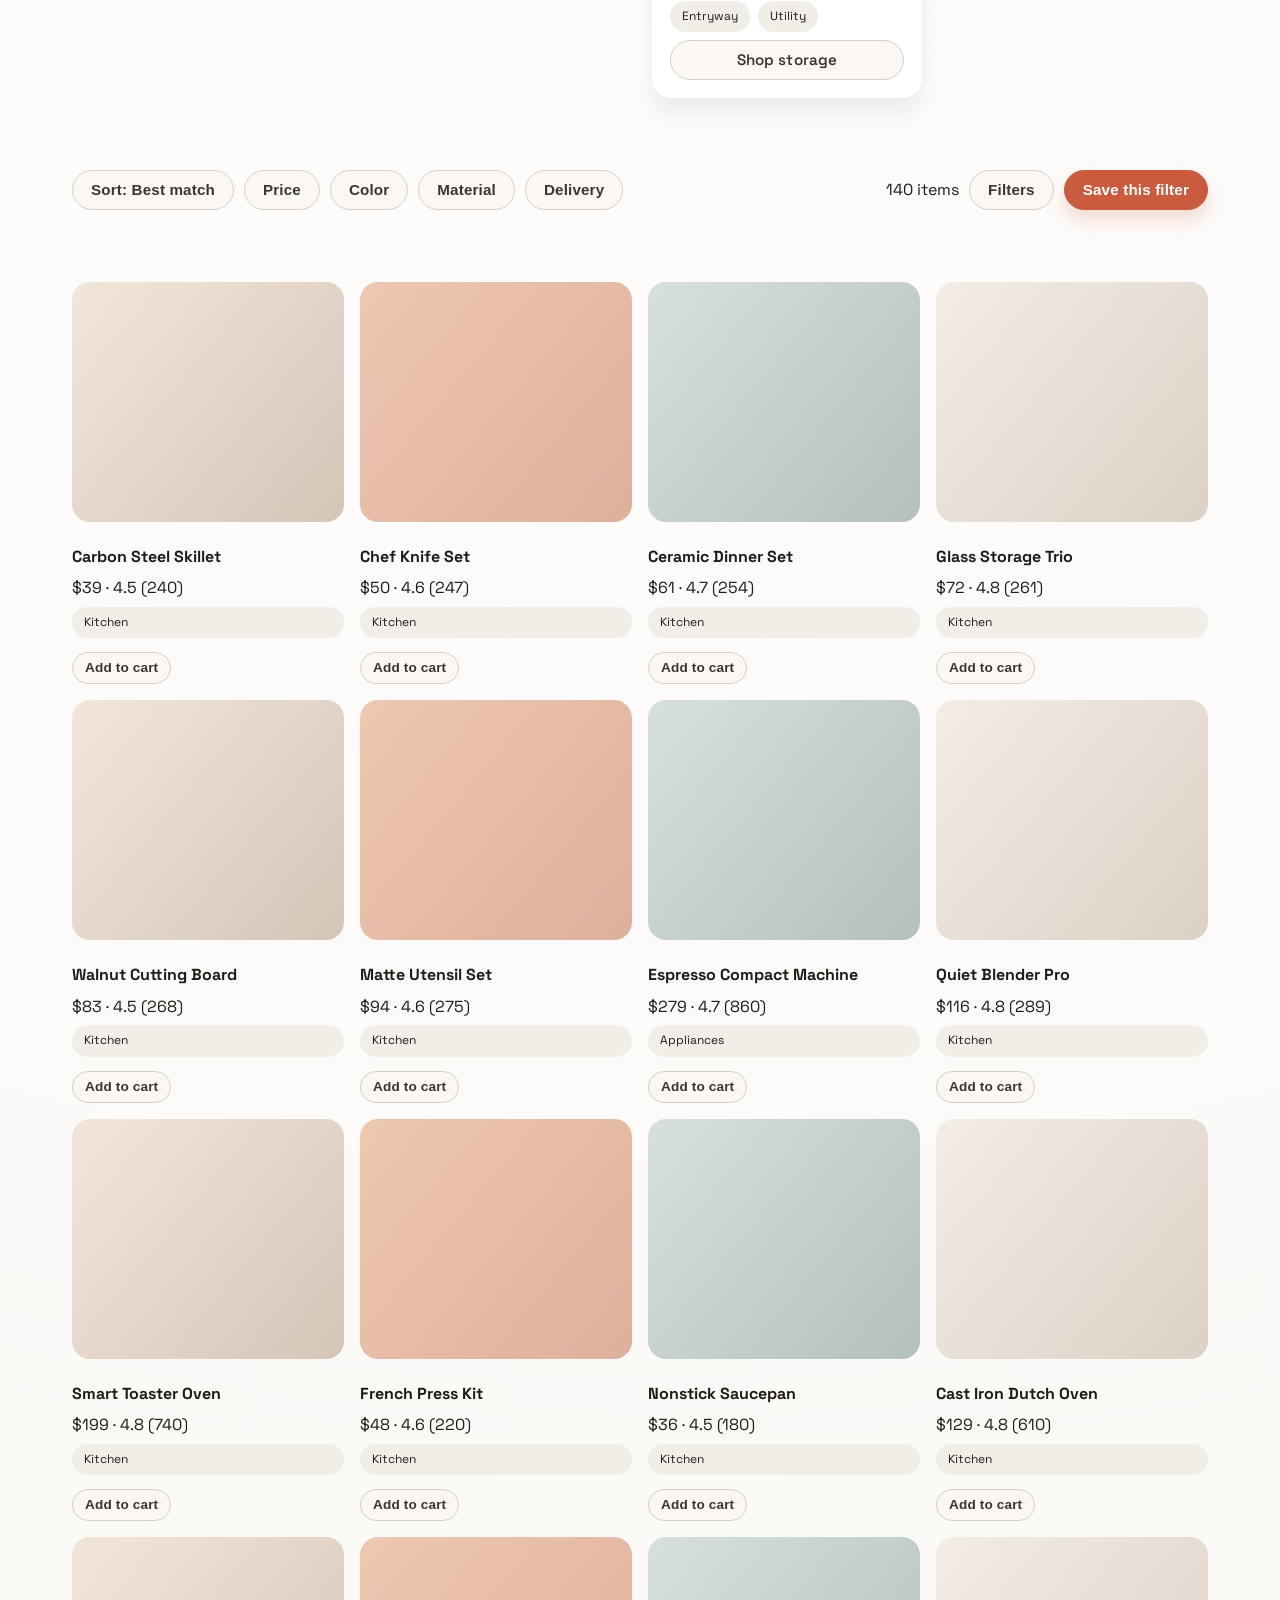
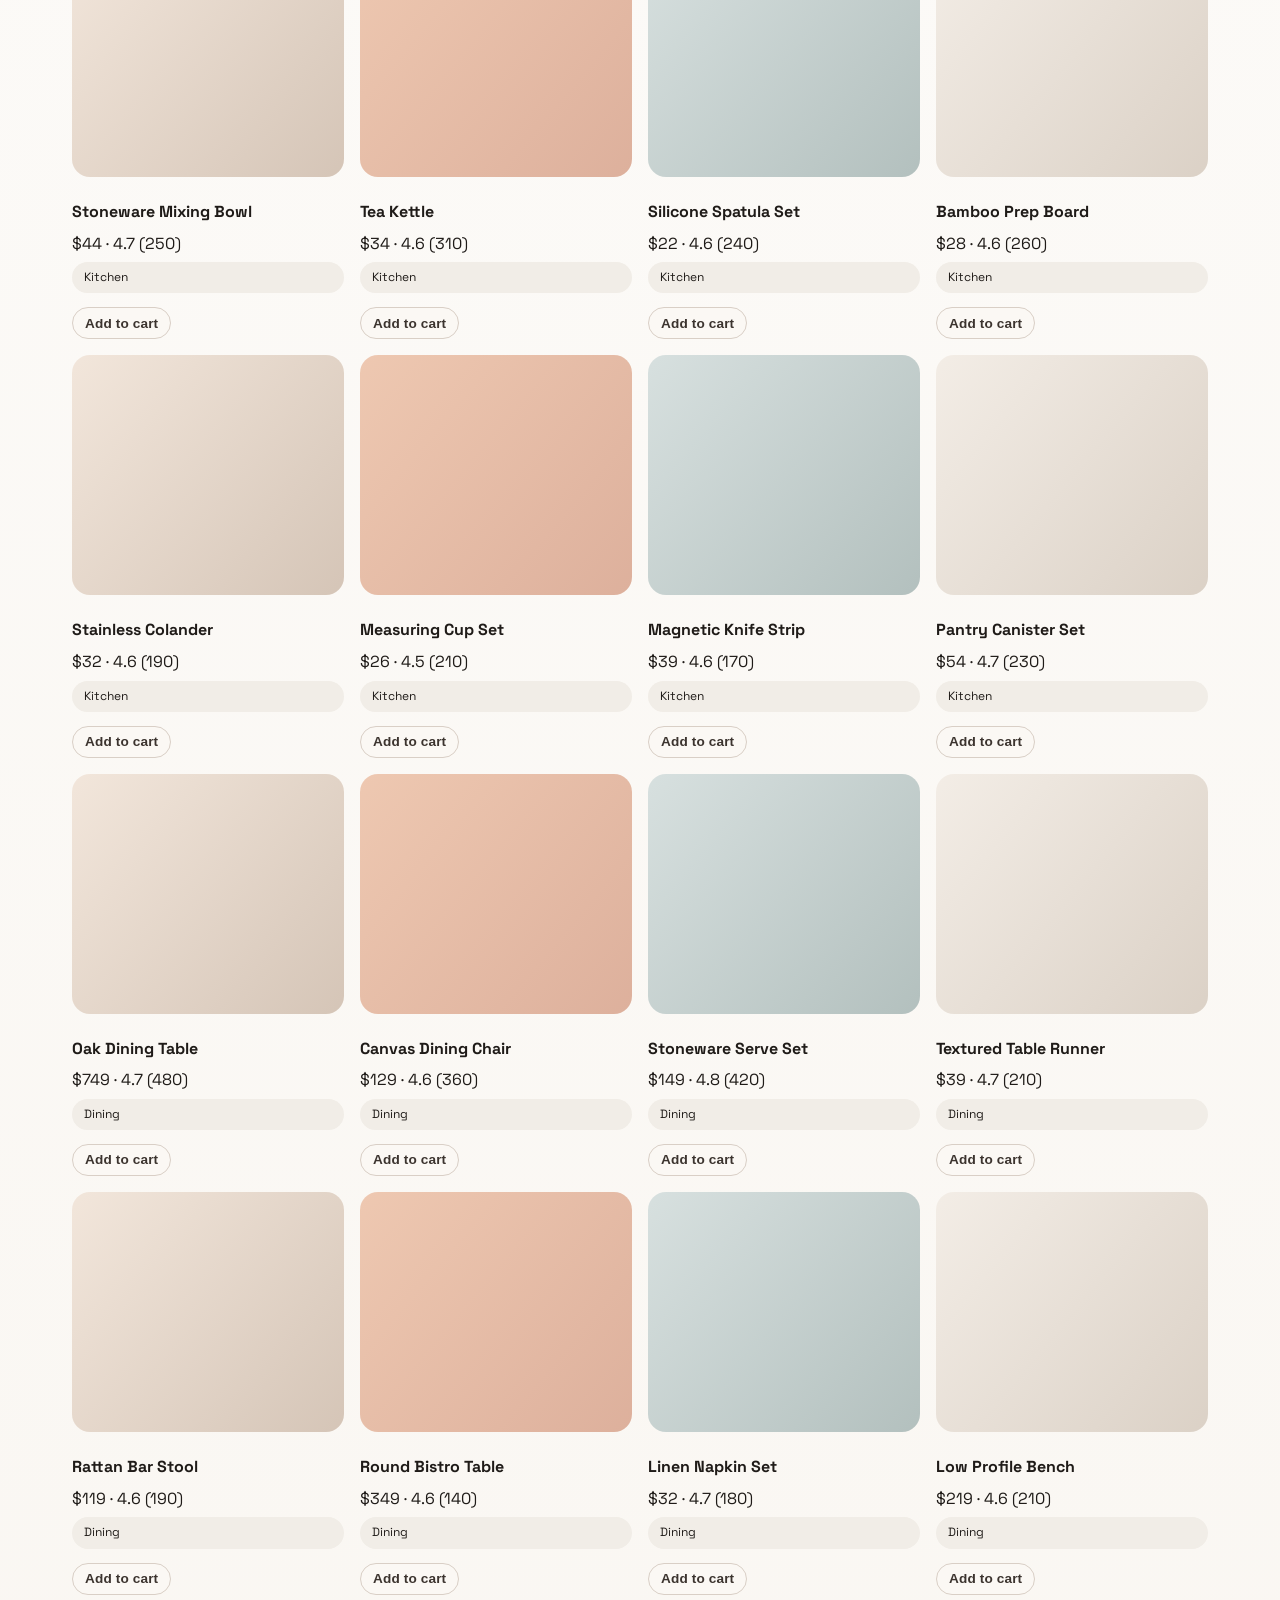
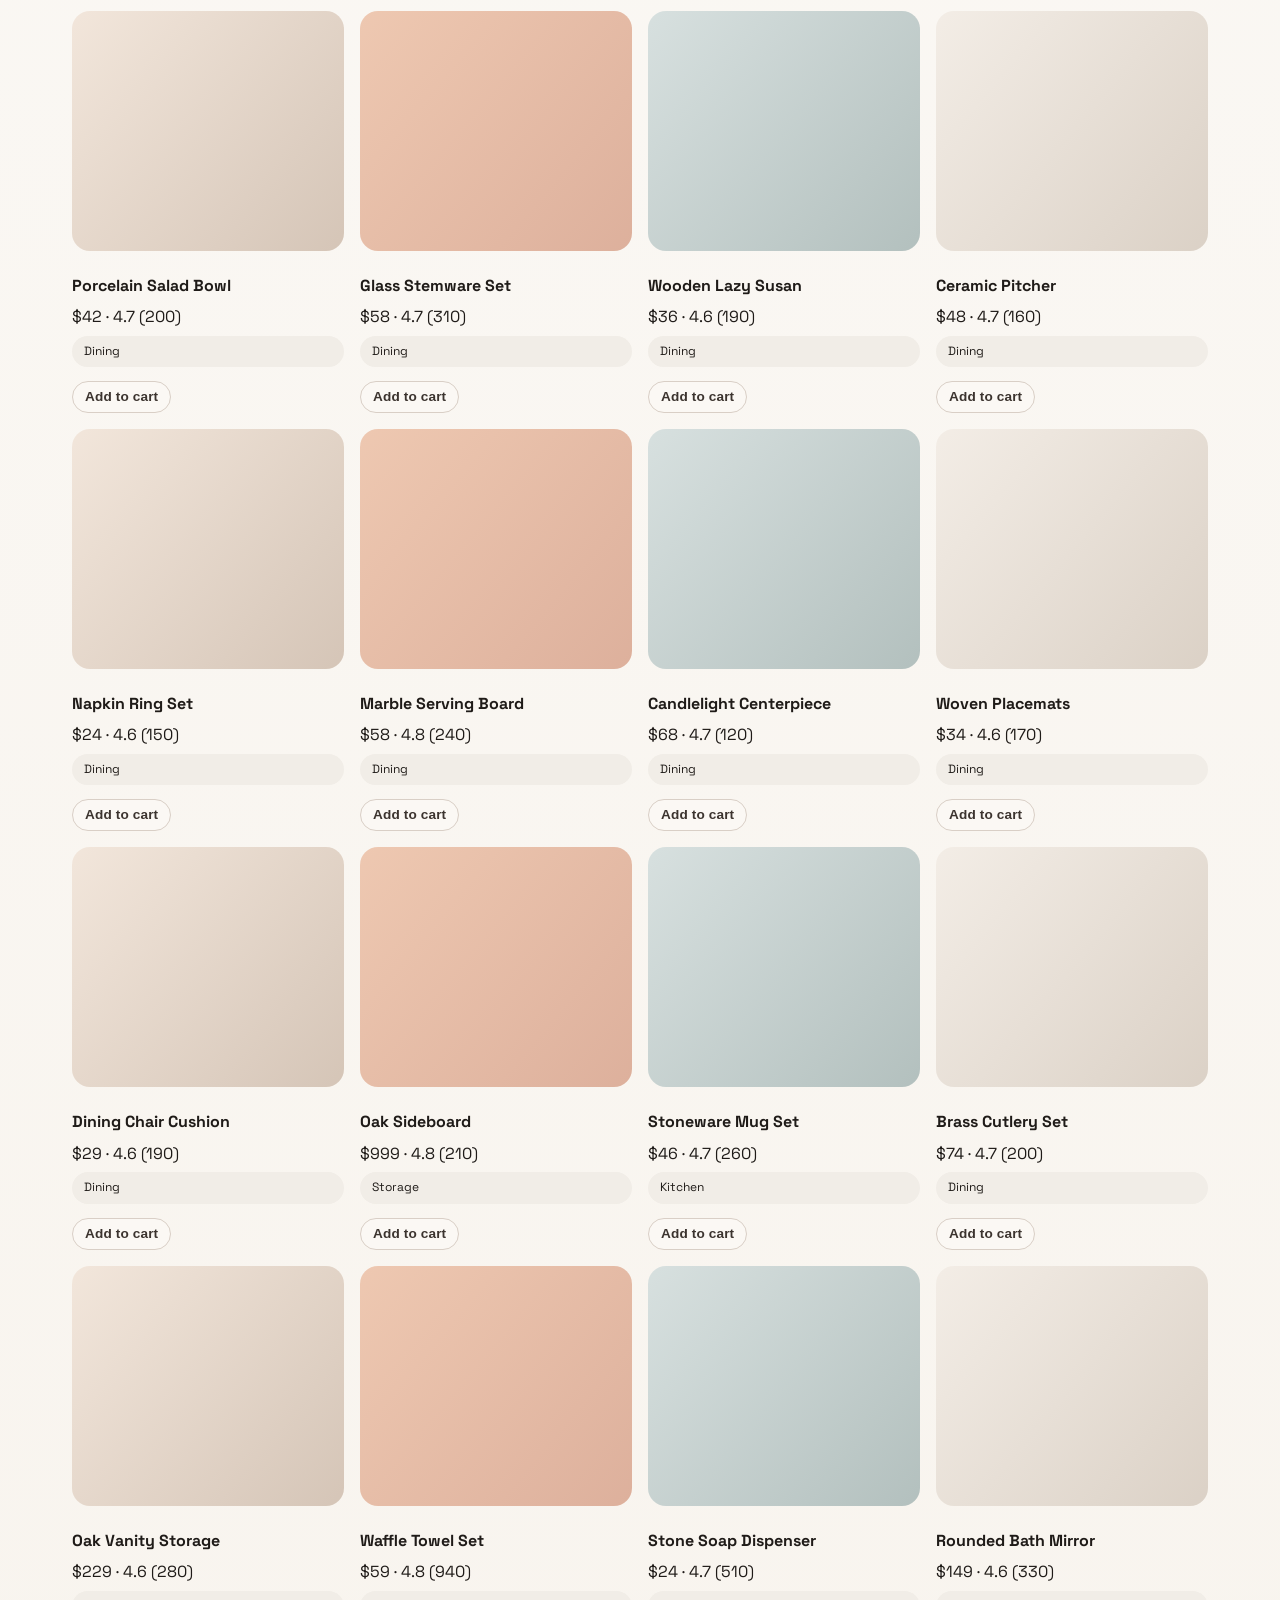
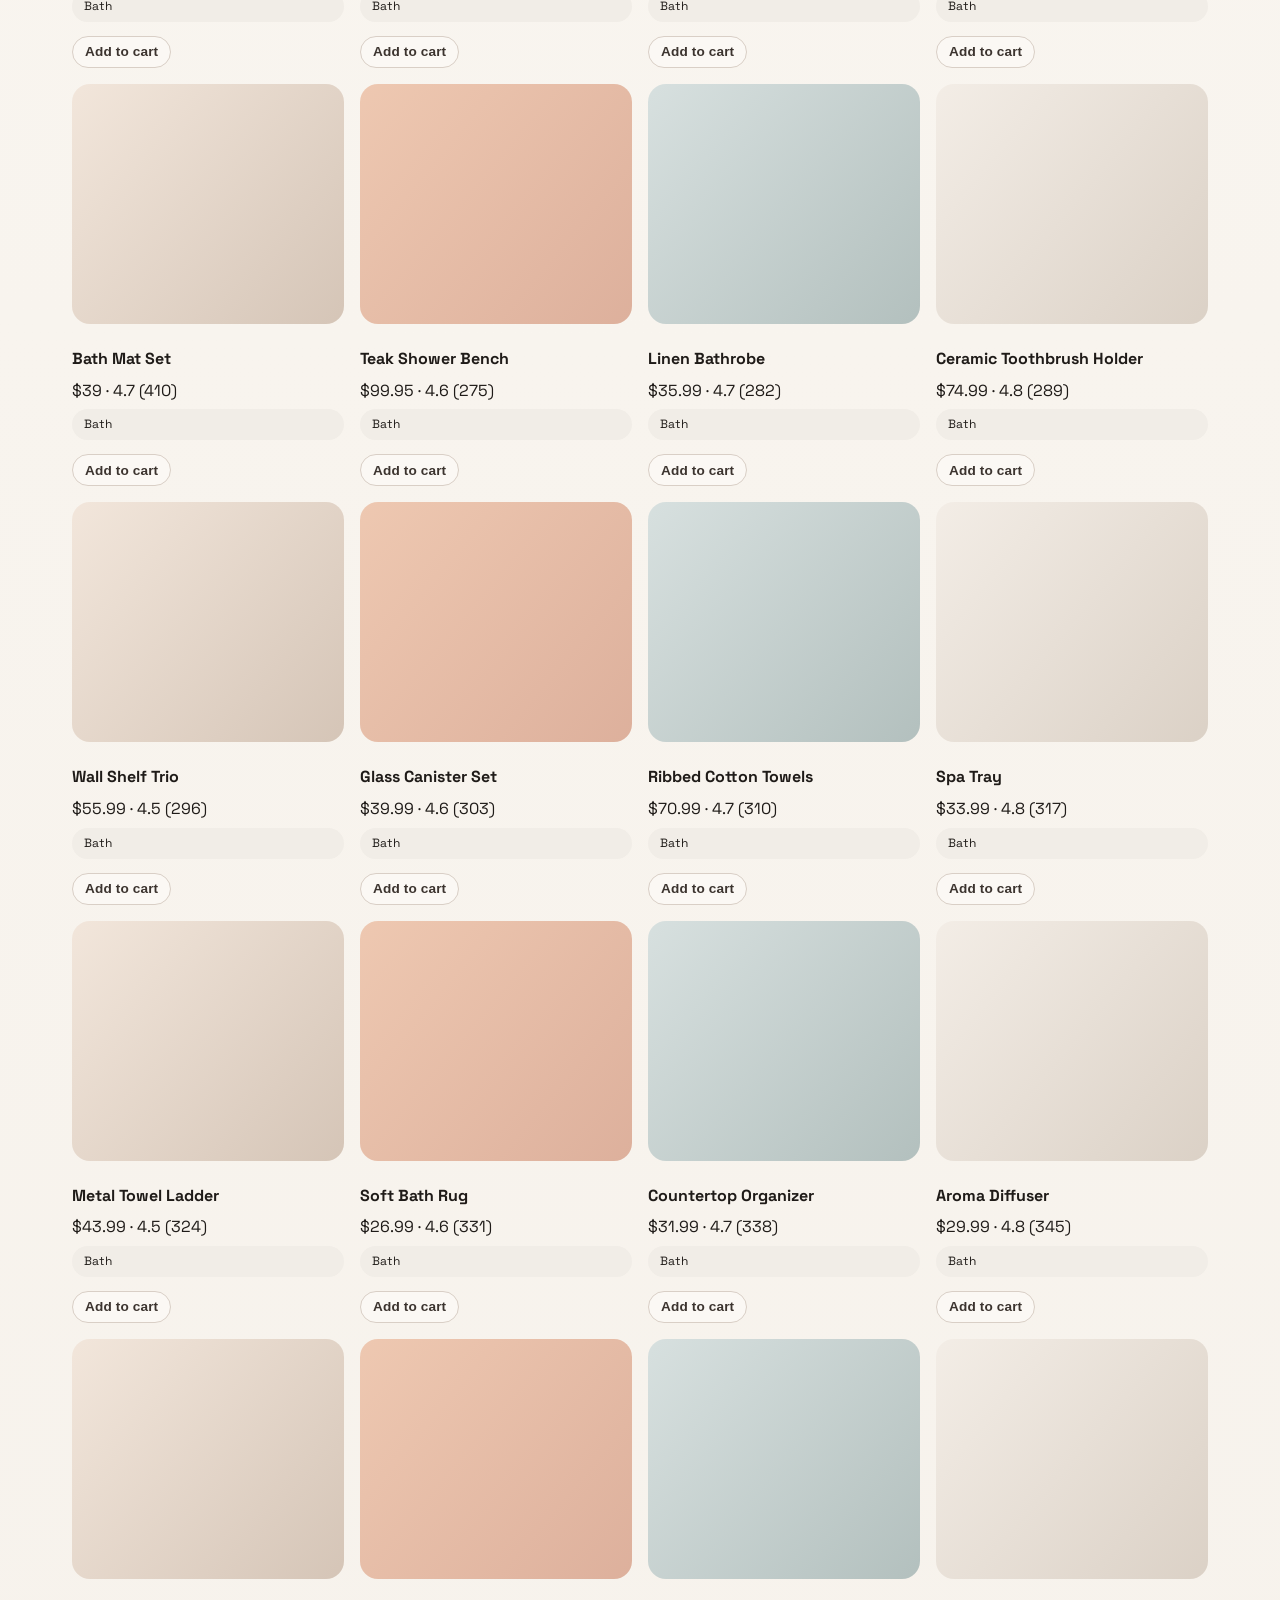
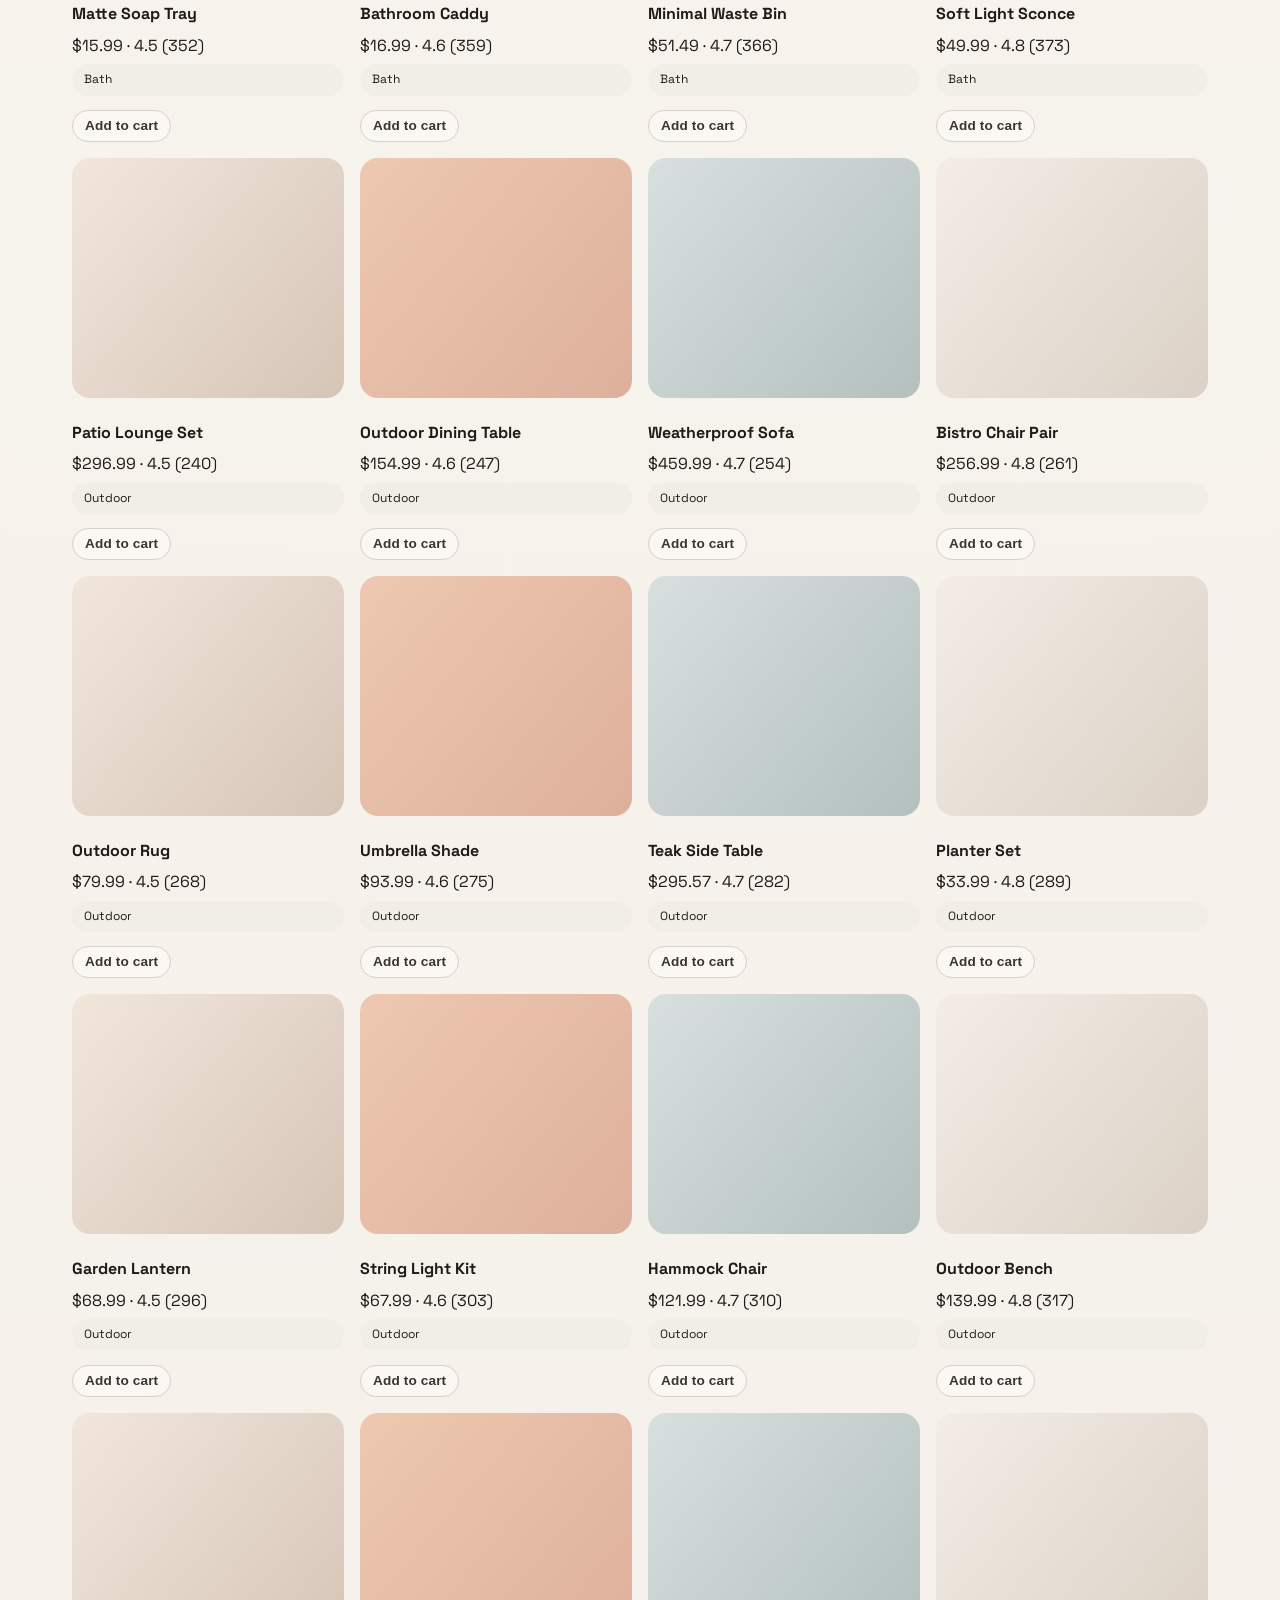
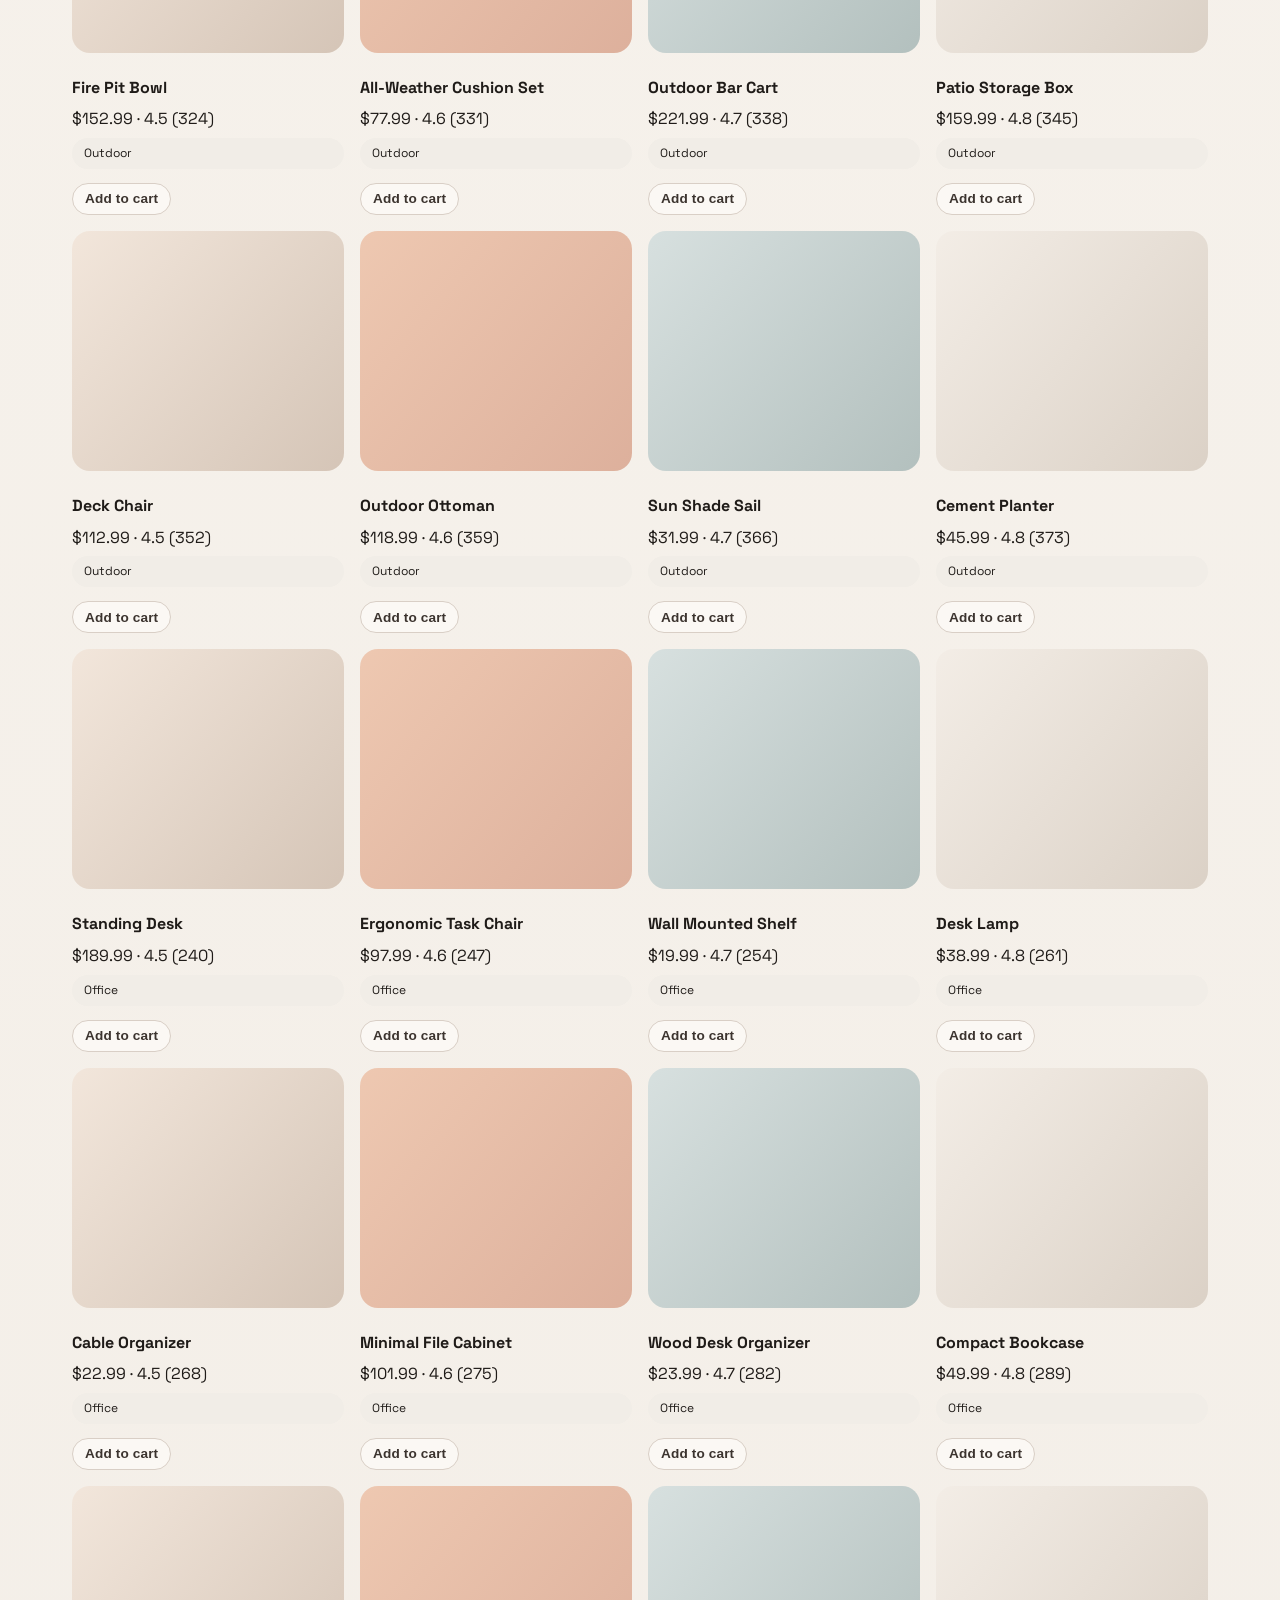
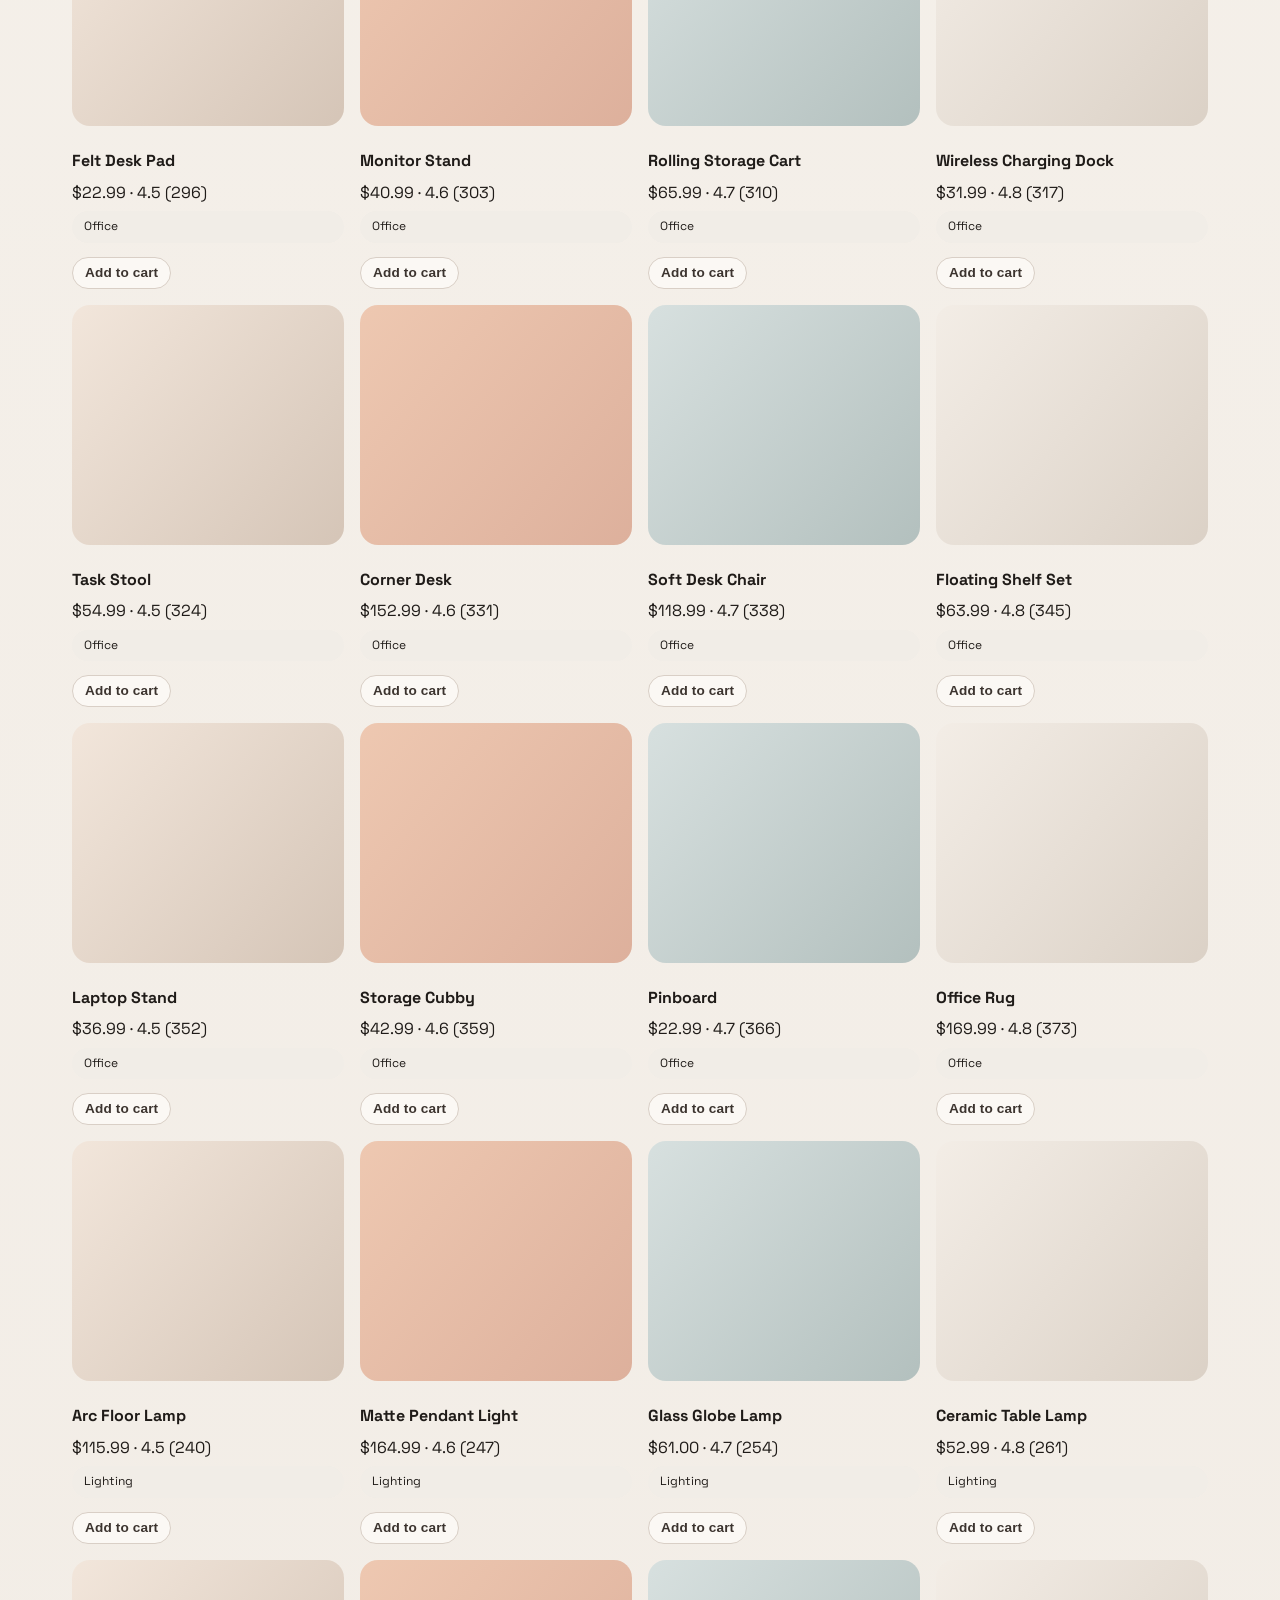
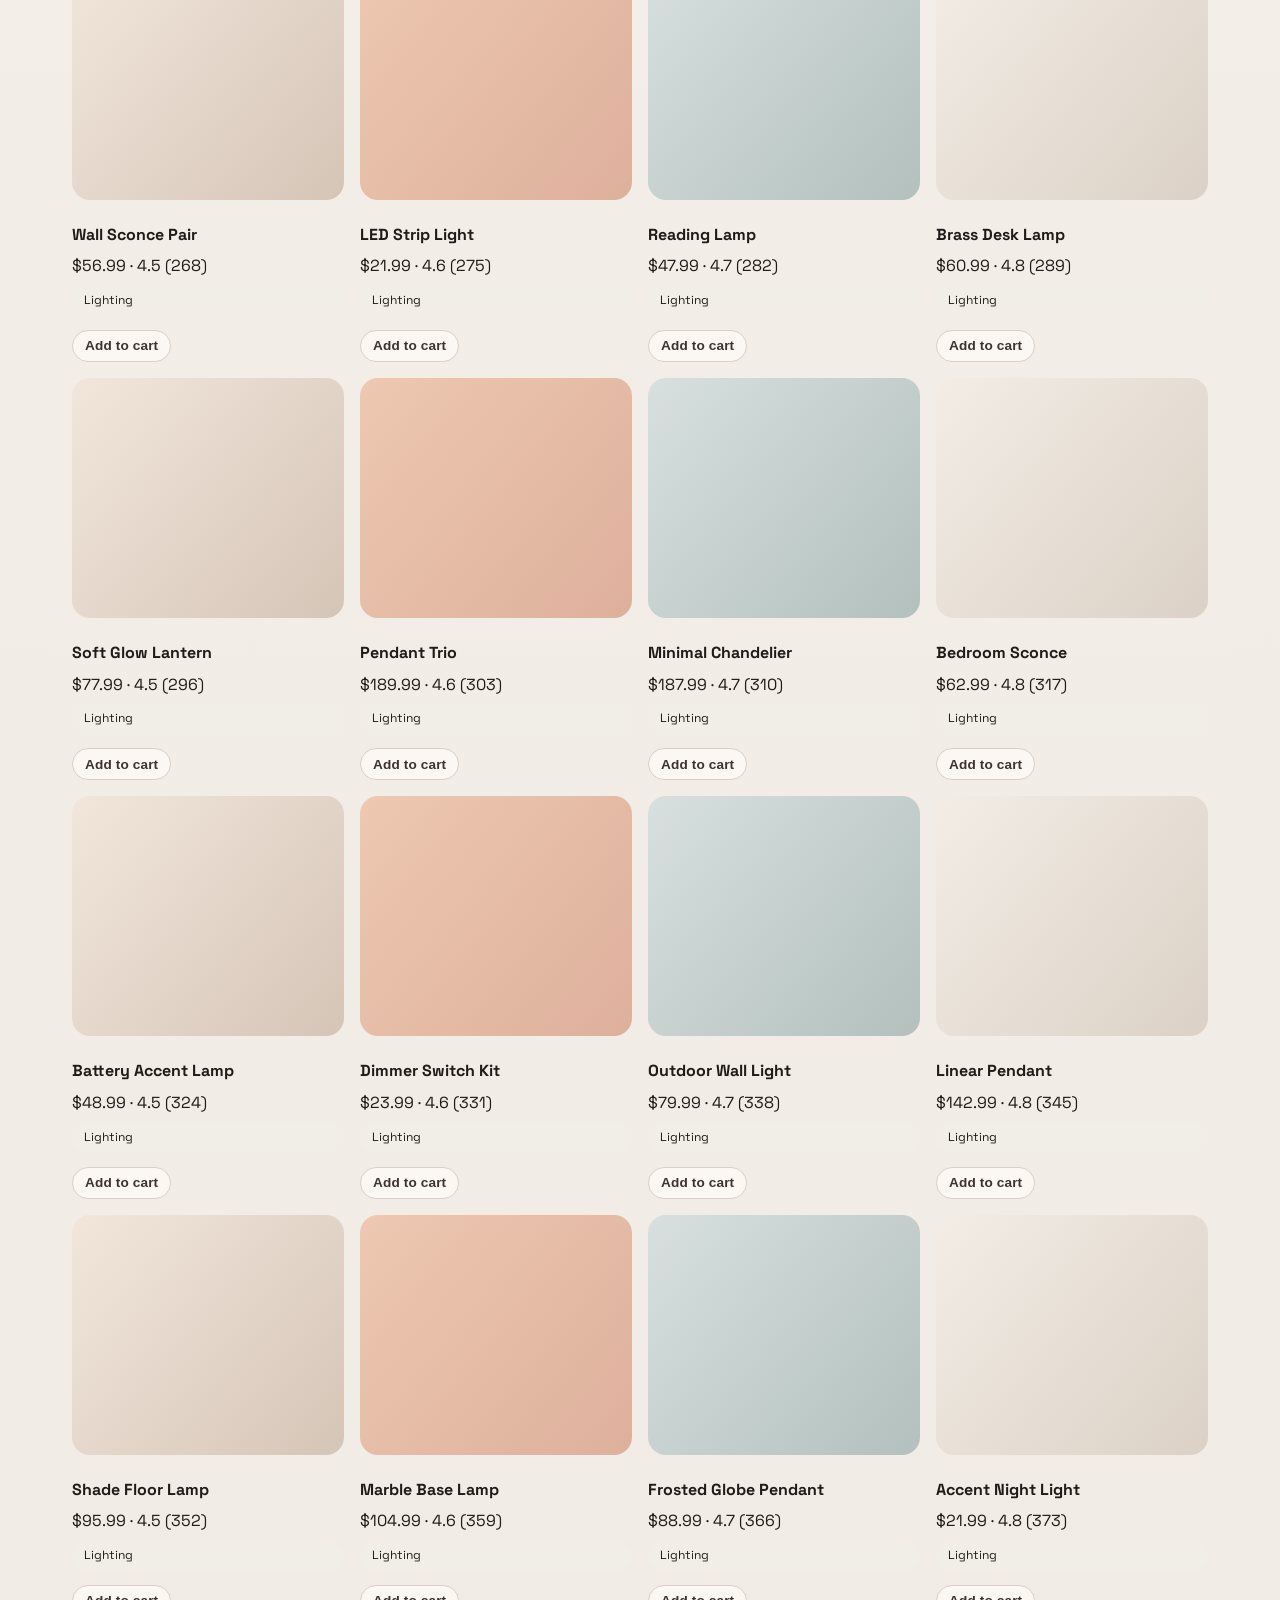
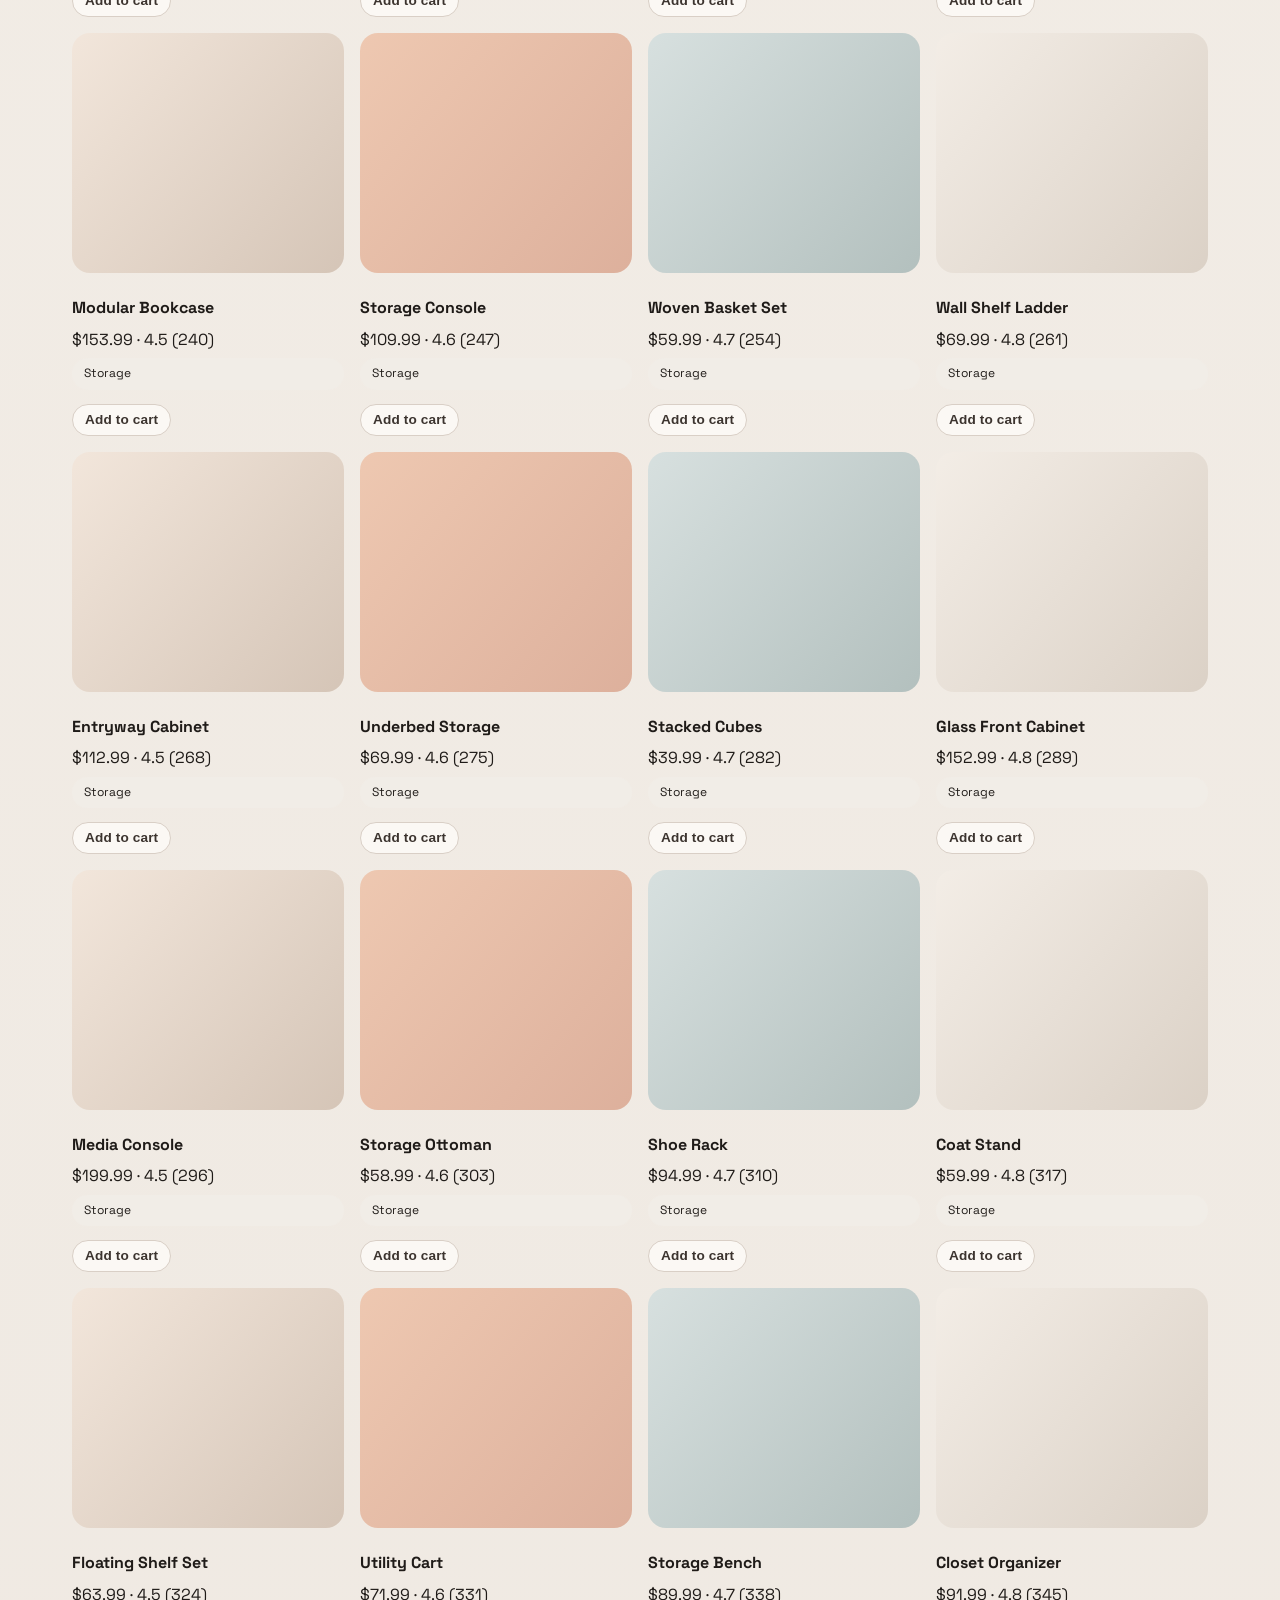
<file: category.html>
<!doctype html>
<html lang="en">
  <head>
    <meta charset="UTF-8" />
    <meta name="viewport" content="width=device-width, initial-scale=1.0" />
    <title>CORRIESELLS | Shop all</title>
    <link rel="icon" href="favicon.ico" type="image/x-icon" />
    <link rel="preconnect" href="https://fonts.googleapis.com" />
    <link rel="preconnect" href="https://fonts.gstatic.com" crossorigin />
    <link
      href="https://fonts.googleapis.com/css2?family=Space+Grotesk:wght@400;500;600;700&family=Spectral:wght@400;500;600&display=swap"
      rel="stylesheet"
    />
    <link rel="stylesheet" href="styles.css" />
  </head>
  <body>
    <div class="page">
      <header class="topbar">
        <div class="brand">
          <div class="brand-mark"><img src="logo.png" alt="CORRIESELLS logo" class="brand-logo" /></div>
          <div>
            <p class="brand-title">CORRIESELLS</p>
            <p class="brand-subtitle">Furniture + Home Decor</p>
          </div>
        </div>
        <nav class="topnav advanced-nav">
  <div class="nav-row">
    <a href="index.html" class="nav-brand">Home</a>
    <a href="products.html">Products</a>
    <a href="category.html">Shop all</a>
    
                  <a href="dashboard.html">My Account</a>
<a href="index.html#reviews">Reviews</a>
  </div>
  <div class="nav-row nav-pills">
    <a href="index.html#kitchen">Kitchen</a>
    <a href="index.html#dining">Dining</a>
    <a href="index.html#bath">Bath</a>
  </div>
</nav>
        <div class="topbar-actions">
          <a class="auth-button secondary" href="login.html" data-auth-guest>Log in</a>
          <a class="auth-button primary" href="signup.html" data-auth-guest>Sign up</a>
          <a class="solid-button" href="cart.html">Cart</a>
          <button class="ghost-button" type="button" data-auth-user data-auth-logout>Log out</button>
          </a>
          <button class="menu-button" aria-label="Open navigation" data-menu-toggle>
            <span></span>
            <span></span>
            <span></span>
          </button>
        </div>
      </header>

      <aside class="mobile-drawer" data-mobile-drawer>
        <div class="drawer-header">
          <p>Menu</p>
          <button class="ghost-button" data-menu-close>Close</button>
        </div>
        <nav class="drawer-nav">
  <a href="index.html">Home</a>
  <a href="products.html">Products</a>
  <a href="category.html">Shop all</a>
  
                <a href="dashboard.html">My Account</a>
<a href="index.html#reviews">Reviews</a>
  <a href="index.html#kitchen">Kitchen</a>
  <a href="index.html#dining">Dining</a>
  <a href="index.html#bath">Bath</a>
</nav>


      </aside>
      <div class="drawer-backdrop" data-drawer-backdrop></div>

      <section class="category-hero">
        <div>
          <p class="eyebrow">Shop all</p>
          <h1>Every category, clearly organized.</h1>
          <p>
            Explore the full catalog with room-first categories and deeper subcategories to help you move
            faster from inspiration to purchase.
          </p>
        </div>
        <div class="category-banner"></div>
      </section>

      <section class="nav-feature category-overview">
        <div class="nav-feature-content">
          <p class="eyebrow">Browse smarter</p>
          <h2>Shop all by category, then refine by subcategory.</h2>
          <p>Start with a room, then narrow to the product types that match your project.</p>
        </div>
        <div class="nav-feature-grid">
          <article class="category-card">
            <h4>Kitchen</h4>
            <p>Cookware, appliances, prep, and pantry.</p>
            <div class="category-tags">
              <span class="pill">Cookware</span>
              <span class="pill">Appliances</span>
              <span class="pill">Prep tools</span>
              <span class="pill">Serveware</span>
              <span class="pill">Storage</span>
            </div>
            <a class="ghost-button" href="products.html#kitchen">Shop kitchen</a>
          </article>
          <article class="category-card">
            <h4>Dining</h4>
            <p>Tables, seating, linens, and bar.</p>
            <div class="category-tags">
              <span class="pill">Tables</span>
              <span class="pill">Seating</span>
              <span class="pill">Serveware</span>
              <span class="pill">Linens</span>
              <span class="pill">Bar</span>
            </div>
            <a class="ghost-button" href="products.html#dining">Shop dining</a>
          </article>
          <article class="category-card">
            <h4>Bath</h4>
            <p>Vanity storage, linens, and accessories.</p>
            <div class="category-tags">
              <span class="pill">Vanities</span>
              <span class="pill">Linens</span>
              <span class="pill">Mirrors</span>
              <span class="pill">Accessories</span>
              <span class="pill">Lighting</span>
            </div>
            <a class="ghost-button" href="products.html#bath">Shop bath</a>
          </article>
          <article class="category-card">
            <h4>Outdoor</h4>
            <p>Lounge, dining, shade, and planters.</p>
            <div class="category-tags">
              <span class="pill">Seating</span>
              <span class="pill">Dining</span>
              <span class="pill">Shade</span>
              <span class="pill">Planters</span>
              <span class="pill">Lighting</span>
            </div>
            <a class="ghost-button" href="products.html#outdoor">Shop outdoor</a>
          </article>
          <article class="category-card">
            <h4>Office</h4>
            <p>Desks, seating, storage, and tools.</p>
            <div class="category-tags">
              <span class="pill">Desks</span>
              <span class="pill">Seating</span>
              <span class="pill">Storage</span>
              <span class="pill">Lighting</span>
              <span class="pill">Accessories</span>
            </div>
            <a class="ghost-button" href="products.html#office">Shop office</a>
          </article>
          <article class="category-card">
            <h4>Lighting</h4>
            <p>Floor lamps, pendants, and sconces.</p>
            <div class="category-tags">
              <span class="pill">Floor</span>
              <span class="pill">Pendant</span>
              <span class="pill">Sconce</span>
              <span class="pill">Desk</span>
              <span class="pill">Outdoor</span>
            </div>
            <a class="ghost-button" href="products.html#lighting">Shop lighting</a>
          </article>
          <article class="category-card">
            <h4>Storage</h4>
            <p>Shelving, cabinets, baskets, and entryway.</p>
            <div class="category-tags">
              <span class="pill">Shelving</span>
              <span class="pill">Cabinets</span>
              <span class="pill">Baskets</span>
              <span class="pill">Entryway</span>
              <span class="pill">Utility</span>
            </div>
            <a class="ghost-button" href="products.html#storage">Shop storage</a>
          </article>
        </div>
      </section>

      <section class="filters-bar" data-search-scope="category">
        <div class="filter-group">
          <button class="ghost-button">Sort: Best match</button>
          <button class="ghost-button">Price</button>
          <button class="ghost-button">Color</button>
          <button class="ghost-button">Material</button>
          <button class="ghost-button">Delivery</button>
        </div>
        <div class="filter-group">
          <span><span data-filter-count>842</span> items</span>
          <button class="ghost-button" data-filter-toggle>Filters</button>
          <button class="solid-button">Save this filter</button>
        </div>
      </section>

      <section class="filter-panel" data-filter-panel>
        <div class="filter-panel-header">
          <h3>Filters</h3>
          <button class="ghost-button" data-filter-close>Close</button>
        </div>
        <div class="filter-panel-grid">
          <div class="filter-block">
            <h4>Room</h4>
            <label><input type="checkbox" data-filter="room" value="living" /> Living room</label>
            <label><input type="checkbox" data-filter="room" value="bedroom" /> Bedroom</label>
            <label><input type="checkbox" data-filter="room" value="office" /> Office</label>
            <label><input type="checkbox" data-filter="room" value="kitchen" /> Kitchen</label>
            <label><input type="checkbox" data-filter="room" value="dining" /> Dining</label>
            <label><input type="checkbox" data-filter="room" value="bath" /> Bath</label>
            <label><input type="checkbox" data-filter="room" value="outdoor" /> Outdoor</label>
            <label><input type="checkbox" data-filter="room" value="lighting" /> Lighting</label>
            <label><input type="checkbox" data-filter="room" value="storage" /> Storage</label>
          </div>
          <div class="filter-block">
            <h4>Style</h4>
            <label><input type="checkbox" data-filter="style" value="modern" /> Modern</label>
            <label><input type="checkbox" data-filter="style" value="japandi" /> Japandi</label>
            <label><input type="checkbox" data-filter="style" value="coastal" /> Coastal</label>
          </div>
          <div class="filter-block">
            <h4>Color</h4>
            <label><input type="checkbox" data-filter="color" value="warm" /> Warm neutrals</label>
            <label><input type="checkbox" data-filter="color" value="sand" /> Sand</label>
            <label><input type="checkbox" data-filter="color" value="charcoal" /> Charcoal</label>
          </div>
          <div class="filter-block">
            <h4>Material</h4>
            <label><input type="checkbox" data-filter="material" value="wood" /> Solid wood</label>
            <label><input type="checkbox" data-filter="material" value="boucle" /> Boucle</label>
            <label><input type="checkbox" data-filter="material" value="leather" /> Leather</label>
          </div>
        </div>
        <div class="filter-panel-actions">
          <button class="ghost-button" data-filter-clear>Clear all</button>
          <button class="solid-button" data-filter-apply>Apply filters</button>
        </div>
      </section>

      <section class="product-grid" data-filter-grid>
        <article data-room="kitchen" data-style="modern" data-color="sand" data-material="wood">
          <div class="product-image sand"></div>
          <div class="product-meta">
            <h4>Carbon Steel Skillet</h4>
            <p>$67.99 · 4.5 (240)</p>
            <span class="pill">Kitchen</span>
          </div>
        </article>
        <article data-room="kitchen" data-style="japandi" data-color="warm" data-material="metal">
          <div class="product-image warm"></div>
          <div class="product-meta">
            <h4>Chef Knife Set</h4>
            <p>$28.79 · 4.6 (247)</p>
            <span class="pill">Kitchen</span>
          </div>
        </article>
        <article data-room="kitchen" data-style="coastal" data-color="cool" data-material="stone">
          <div class="product-image cool"></div>
          <div class="product-meta">
            <h4>Ceramic Dinner Set</h4>
            <p>$115.99 · 4.7 (254)</p>
            <span class="pill">Kitchen</span>
          </div>
        </article>
        <article data-room="kitchen" data-style="modern" data-color="alt" data-material="glass">
          <div class="product-image alt"></div>
          <div class="product-meta">
            <h4>Glass Storage Trio</h4>
              <p>$29.99 · 4.8 (261)</p>
            <span class="pill">Kitchen</span>
          </div>
        </article>
        <article data-room="kitchen" data-style="japandi" data-color="sand" data-material="linen">
          <div class="product-image sand"></div>
          <div class="product-meta">
            <h4>Walnut Cutting Board</h4>
              <p>$47.99 · 4.5 (268)</p>
            <span class="pill">Kitchen</span>
          </div>
        </article>
        <article data-room="kitchen" data-style="coastal" data-color="warm" data-material="fabric">
          <div class="product-image warm"></div>
          <div class="product-meta">
            <h4>Matte Utensil Set</h4>
              <p>$35.99 · 4.6 (275)</p>
            <span class="pill">Kitchen</span>
          </div>
        </article>
        <article data-room="kitchen" data-style="modern" data-color="cool" data-material="wood">
          <div class="product-image cool"></div>
          <div class="product-meta">
            <h4>Espresso Compact Machine</h4>
              <p>$54.99 · 4.7 (282)</p>
            <span class="pill">Kitchen</span>
          </div>
        </article>
        <article data-room="kitchen" data-style="japandi" data-color="alt" data-material="metal">
          <div class="product-image alt"></div>
          <div class="product-meta">
            <h4>Quiet Blender Pro</h4>
              <p>$244.99 · 4.8 (289)</p>
            <span class="pill">Kitchen</span>
          </div>
        </article>
        <article data-room="kitchen" data-style="coastal" data-color="sand" data-material="stone">
          <div class="product-image sand"></div>
          <div class="product-meta">
            <h4>Smart Toaster Oven</h4>
              <p>$68.27 · 4.5 (296)</p>
            <span class="pill">Kitchen</span>
          </div>
        </article>
        <article data-room="kitchen" data-style="modern" data-color="warm" data-material="glass">
          <div class="product-image warm"></div>
          <div class="product-meta">
            <h4>French Press Kit</h4>
            <p>$53.99 · 4.6 (303)</p>
            <span class="pill">Kitchen</span>
          </div>
        </article>
        <article data-room="kitchen" data-style="japandi" data-color="cool" data-material="linen">
          <div class="product-image cool"></div>
          <div class="product-meta">
            <h4>Nonstick Saucepan</h4>
            <p>$37.99 · 4.7 (310)</p>
            <span class="pill">Kitchen</span>
          </div>
        </article>
        <article data-room="kitchen" data-style="coastal" data-color="alt" data-material="fabric">
          <div class="product-image alt"></div>
          <div class="product-meta">
            <h4>Cast Iron Dutch Oven</h4>
            <p>$59.99 · 4.8 (317)</p>
            <span class="pill">Kitchen</span>
          </div>
        </article>
        <article data-room="kitchen" data-style="modern" data-color="sand" data-material="wood">
          <div class="product-image sand"></div>
          <div class="product-meta">
            <h4>Stoneware Mixing Bowl</h4>
            <p>$49.99 · 4.5 (324)</p>
            <span class="pill">Kitchen</span>
          </div>
        </article>
        <article data-room="kitchen" data-style="japandi" data-color="warm" data-material="metal">
          <div class="product-image warm"></div>
          <div class="product-meta">
            <h4>Tea Kettle</h4>
            <p>$49.99 · 4.6 (331)</p>
            <span class="pill">Kitchen</span>
          </div>
        </article>
        <article data-room="kitchen" data-style="coastal" data-color="cool" data-material="stone">
          <div class="product-image cool"></div>
          <div class="product-meta">
            <h4>Silicone Spatula Set</h4>
            <p>$21.99 · 4.7 (338)</p>
            <span class="pill">Kitchen</span>
          </div>
        </article>
        <article data-room="kitchen" data-style="modern" data-color="alt" data-material="glass">
          <div class="product-image alt"></div>
          <div class="product-meta">
            <h4>Bamboo Prep Board</h4>
            <p>$31.99 · 4.8 (345)</p>
            <span class="pill">Kitchen</span>
          </div>
        </article>
        <article data-room="kitchen" data-style="japandi" data-color="sand" data-material="linen">
          <div class="product-image sand"></div>
          <div class="product-meta">
            <h4>Stainless Colander</h4>
            <p>$33.99 · 4.5 (352)</p>
            <span class="pill">Kitchen</span>
          </div>
        </article>
        <article data-room="kitchen" data-style="coastal" data-color="warm" data-material="fabric">
          <div class="product-image warm"></div>
          <div class="product-meta">
            <h4>Measuring Cup Set</h4>
            <p>$18.99 · 4.6 (359)</p>
            <span class="pill">Kitchen</span>
          </div>
        </article>
        <article data-room="kitchen" data-style="modern" data-color="cool" data-material="wood">
          <div class="product-image cool"></div>
          <div class="product-meta">
            <h4>Magnetic Knife Strip</h4>
            <p>$22.99 · 4.7 (366)</p>
            <span class="pill">Kitchen</span>
          </div>
        </article>
        <article data-room="kitchen" data-style="japandi" data-color="alt" data-material="metal">
          <div class="product-image alt"></div>
          <div class="product-meta">
            <h4>Pantry Canister Set</h4>
            <p>$44.99 · 4.8 (373)</p>
            <span class="pill">Kitchen</span>
          </div>
        </article>
        <article data-room="dining" data-style="modern" data-color="sand" data-material="wood">
          <div class="product-image sand"></div>
          <div class="product-meta">
            <h4>Oak Dining Table</h4>
              <p>$429.99 · 4.5 (240)</p>
            <span class="pill">Dining</span>
          </div>
        </article>
        <article data-room="dining" data-style="japandi" data-color="warm" data-material="metal">
          <div class="product-image warm"></div>
          <div class="product-meta">
            <h4>Canvas Dining Chair</h4>
              <p>$135.00 · 4.6 (247)</p>
            <span class="pill">Dining</span>
          </div>
        </article>
        <article data-room="dining" data-style="coastal" data-color="cool" data-material="stone">
          <div class="product-image cool"></div>
          <div class="product-meta">
            <h4>Stoneware Serve Set</h4>
              <p>$89.99 · 4.7 (254)</p>
            <span class="pill">Dining</span>
          </div>
        </article>
        <article data-room="dining" data-style="modern" data-color="alt" data-material="glass">
          <div class="product-image alt"></div>
          <div class="product-meta">
            <h4>Textured Table Runner</h4>
              <p>$32.99 · 4.8 (261)</p>
            <span class="pill">Dining</span>
          </div>
        </article>
        <article data-room="dining" data-style="japandi" data-color="sand" data-material="linen">
          <div class="product-image sand"></div>
          <div class="product-meta">
            <h4>Rattan Bar Stool</h4>
            <p>$149.99 · 4.5 (268)</p>
            <span class="pill">Dining</span>
          </div>
        </article>
        <article data-room="dining" data-style="coastal" data-color="warm" data-material="fabric">
          <div class="product-image warm"></div>
          <div class="product-meta">
            <h4>Round Bistro Table</h4>
            <p>$2,262.00 · 4.6 (275)</p>
            <span class="pill">Dining</span>
          </div>
        </article>
        <article data-room="dining" data-style="modern" data-color="cool" data-material="wood">
          <div class="product-image cool"></div>
          <div class="product-meta">
            <h4>Linen Napkin Set</h4>
            <p>$101.99 · 4.7 (282)</p>
            <span class="pill">Dining</span>
          </div>
        </article>
        <article data-room="dining" data-style="japandi" data-color="alt" data-material="metal">
          <div class="product-image alt"></div>
          <div class="product-meta">
            <h4>Low Profile Bench</h4>
            <p>$399.99 · 4.8 (289)</p>
            <span class="pill">Dining</span>
          </div>
        </article>
        <article data-room="dining" data-style="coastal" data-color="sand" data-material="stone">
          <div class="product-image sand"></div>
          <div class="product-meta">
            <h4>Porcelain Salad Bowl</h4>
            <p>$42.99 · 4.5 (296)</p>
            <span class="pill">Dining</span>
          </div>
        </article>
        <article data-room="dining" data-style="modern" data-color="warm" data-material="glass">
          <div class="product-image warm"></div>
          <div class="product-meta">
            <h4>Glass Stemware Set</h4>
            <p>$42.99 · 4.6 (303)</p>
            <span class="pill">Dining</span>
          </div>
        </article>
        <article data-room="dining" data-style="japandi" data-color="cool" data-material="linen">
          <div class="product-image cool"></div>
          <div class="product-meta">
            <h4>Wooden Lazy Susan</h4>
            <p>$49.99 · 4.7 (310)</p>
            <span class="pill">Dining</span>
          </div>
        </article>
        <article data-room="dining" data-style="coastal" data-color="alt" data-material="fabric">
          <div class="product-image alt"></div>
          <div class="product-meta">
            <h4>Ceramic Pitcher</h4>
            <p>$47.99 · 4.8 (317)</p>
            <span class="pill">Dining</span>
          </div>
        </article>
        <article data-room="dining" data-style="modern" data-color="sand" data-material="wood">
          <div class="product-image sand"></div>
          <div class="product-meta">
            <h4>Napkin Ring Set</h4>
            <p>$33.99 · 4.5 (324)</p>
            <span class="pill">Dining</span>
          </div>
        </article>
        <article data-room="dining" data-style="japandi" data-color="warm" data-material="metal">
          <div class="product-image warm"></div>
          <div class="product-meta">
            <h4>Marble Serving Board</h4>
            <p>$28.99 · 4.6 (331)</p>
            <span class="pill">Dining</span>
          </div>
        </article>
        <article data-room="dining" data-style="coastal" data-color="cool" data-material="stone">
          <div class="product-image cool"></div>
          <div class="product-meta">
            <h4>Candlelight Centerpiece</h4>
            <p>$86.99 · 4.7 (338)</p>
            <span class="pill">Dining</span>
          </div>
        </article>
        <article data-room="dining" data-style="modern" data-color="alt" data-material="glass">
          <div class="product-image alt"></div>
          <div class="product-meta">
            <h4>Woven Placemats</h4>
            <p>$28.99 · 4.8 (345)</p>
            <span class="pill">Dining</span>
          </div>
        </article>
        <article data-room="dining" data-style="japandi" data-color="sand" data-material="linen">
          <div class="product-image sand"></div>
          <div class="product-meta">
            <h4>Dining Chair Cushion</h4>
            <p>$69.99 · 4.5 (352)</p>
            <span class="pill">Dining</span>
          </div>
        </article>
        <article data-room="dining" data-style="coastal" data-color="warm" data-material="fabric">
          <div class="product-image warm"></div>
          <div class="product-meta">
            <h4>Oak Sideboard</h4>
            <p>$275.99 · 4.6 (359)</p>
            <span class="pill">Dining</span>
          </div>
        </article>
        <article data-room="dining" data-style="modern" data-color="cool" data-material="wood">
          <div class="product-image cool"></div>
          <div class="product-meta">
            <h4>Stoneware Mug Set</h4>
            <p>$27.00 · 4.7 (366)</p>
            <span class="pill">Dining</span>
          </div>
        </article>
        <article data-room="dining" data-style="japandi" data-color="alt" data-material="metal">
          <div class="product-image alt"></div>
          <div class="product-meta">
            <h4>Brass Cutlery Set</h4>
            <p>$67.99 · 4.8 (373)</p>
            <span class="pill">Dining</span>
          </div>
        </article>
        <article data-room="bath" data-style="modern" data-color="sand" data-material="wood">
          <div class="product-image sand"></div>
          <div class="product-meta">
            <h4>Oak Vanity Storage</h4>
              <p>$439.99 · 4.5 (240)</p>
            <span class="pill">Bath</span>
          </div>
        </article>
        <article data-room="bath" data-style="japandi" data-color="warm" data-material="metal">
          <div class="product-image warm"></div>
          <div class="product-meta">
            <h4>Waffle Towel Set</h4>
              <p>$100.00 · 4.6 (247)</p>
            <span class="pill">Bath</span>
          </div>
        </article>
        <article data-room="bath" data-style="coastal" data-color="cool" data-material="stone">
          <div class="product-image cool"></div>
          <div class="product-meta">
            <h4>Stone Soap Dispenser</h4>
              <p>$91.99 · 4.7 (254)</p>
            <span class="pill">Bath</span>
          </div>
        </article>
        <article data-room="bath" data-style="modern" data-color="alt" data-material="glass">
          <div class="product-image alt"></div>
          <div class="product-meta">
            <h4>Rounded Bath Mirror</h4>
              <p>$199.99 · 4.8 (261)</p>
            <span class="pill">Bath</span>
          </div>
        </article>
        <article data-room="bath" data-style="japandi" data-color="sand" data-material="linen">
          <div class="product-image sand"></div>
          <div class="product-meta">
            <h4>Bath Mat Set</h4>
            <p>$41.99 · 4.5 (268)</p>
            <span class="pill">Bath</span>
          </div>
        </article>
        <article data-room="bath" data-style="coastal" data-color="warm" data-material="fabric">
          <div class="product-image warm"></div>
          <div class="product-meta">
            <h4>Teak Shower Bench</h4>
            <p>$99.95 · 4.6 (275)</p>
            <span class="pill">Bath</span>
          </div>
        </article>
        <article data-room="bath" data-style="modern" data-color="cool" data-material="wood">
          <div class="product-image cool"></div>
          <div class="product-meta">
            <h4>Linen Bathrobe</h4>
            <p>$35.99 · 4.7 (282)</p>
            <span class="pill">Bath</span>
          </div>
        </article>
        <article data-room="bath" data-style="japandi" data-color="alt" data-material="metal">
          <div class="product-image alt"></div>
          <div class="product-meta">
            <h4>Ceramic Toothbrush Holder</h4>
            <p>$74.99 · 4.8 (289)</p>
            <span class="pill">Bath</span>
          </div>
        </article>
        <article data-room="bath" data-style="coastal" data-color="sand" data-material="stone">
          <div class="product-image sand"></div>
          <div class="product-meta">
            <h4>Wall Shelf Trio</h4>
            <p>$55.99 · 4.5 (296)</p>
            <span class="pill">Bath</span>
          </div>
        </article>
        <article data-room="bath" data-style="modern" data-color="warm" data-material="glass">
          <div class="product-image warm"></div>
          <div class="product-meta">
            <h4>Glass Canister Set</h4>
            <p>$39.99 · 4.6 (303)</p>
            <span class="pill">Bath</span>
          </div>
        </article>
        <article data-room="bath" data-style="japandi" data-color="cool" data-material="linen">
          <div class="product-image cool"></div>
          <div class="product-meta">
            <h4>Ribbed Cotton Towels</h4>
            <p>$70.99 · 4.7 (310)</p>
            <span class="pill">Bath</span>
          </div>
        </article>
        <article data-room="bath" data-style="coastal" data-color="alt" data-material="fabric">
          <div class="product-image alt"></div>
          <div class="product-meta">
            <h4>Spa Tray</h4>
            <p>$33.99 · 4.8 (317)</p>
            <span class="pill">Bath</span>
          </div>
        </article>
        <article data-room="bath" data-style="modern" data-color="sand" data-material="wood">
          <div class="product-image sand"></div>
          <div class="product-meta">
            <h4>Metal Towel Ladder</h4>
            <p>$43.99 · 4.5 (324)</p>
            <span class="pill">Bath</span>
          </div>
        </article>
        <article data-room="bath" data-style="japandi" data-color="warm" data-material="metal">
          <div class="product-image warm"></div>
          <div class="product-meta">
            <h4>Soft Bath Rug</h4>
            <p>$26.99 · 4.6 (331)</p>
            <span class="pill">Bath</span>
          </div>
        </article>
        <article data-room="bath" data-style="coastal" data-color="cool" data-material="stone">
          <div class="product-image cool"></div>
          <div class="product-meta">
            <h4>Countertop Organizer</h4>
            <p>$31.99 · 4.7 (338)</p>
            <span class="pill">Bath</span>
          </div>
        </article>
        <article data-room="bath" data-style="modern" data-color="alt" data-material="glass">
          <div class="product-image alt"></div>
          <div class="product-meta">
            <h4>Aroma Diffuser</h4>
            <p>$29.99 · 4.8 (345)</p>
            <span class="pill">Bath</span>
          </div>
        </article>
        <article data-room="bath" data-style="japandi" data-color="sand" data-material="linen">
          <div class="product-image sand"></div>
          <div class="product-meta">
            <h4>Matte Soap Tray</h4>
            <p>$15.99 · 4.5 (352)</p>
            <span class="pill">Bath</span>
          </div>
        </article>
        <article data-room="bath" data-style="coastal" data-color="warm" data-material="fabric">
          <div class="product-image warm"></div>
          <div class="product-meta">
            <h4>Bathroom Caddy</h4>
            <p>$16.99 · 4.6 (359)</p>
            <span class="pill">Bath</span>
          </div>
        </article>
        <article data-room="bath" data-style="modern" data-color="cool" data-material="wood">
          <div class="product-image cool"></div>
          <div class="product-meta">
            <h4>Minimal Waste Bin</h4>
            <p>$51.49 · 4.7 (366)</p>
            <span class="pill">Bath</span>
          </div>
        </article>
        <article data-room="bath" data-style="japandi" data-color="alt" data-material="metal">
          <div class="product-image alt"></div>
          <div class="product-meta">
            <h4>Soft Light Sconce</h4>
            <p>$49.99 · 4.8 (373)</p>
            <span class="pill">Bath</span>
          </div>
        </article>
        <article data-room="outdoor" data-style="modern" data-color="sand" data-material="wood">
          <div class="product-image sand"></div>
          <div class="product-meta">
            <h4>Patio Lounge Set</h4>
            <p>$296.99 · 4.5 (240)</p>
            <span class="pill">Outdoor</span>
          </div>
        </article>
        <article data-room="outdoor" data-style="japandi" data-color="warm" data-material="metal">
          <div class="product-image warm"></div>
          <div class="product-meta">
            <h4>Outdoor Dining Table</h4>
            <p>$154.99 · 4.6 (247)</p>
            <span class="pill">Outdoor</span>
          </div>
        </article>
        <article data-room="outdoor" data-style="coastal" data-color="cool" data-material="stone">
          <div class="product-image cool"></div>
          <div class="product-meta">
            <h4>Weatherproof Sofa</h4>
            <p>$459.99 · 4.7 (254)</p>
            <span class="pill">Outdoor</span>
          </div>
        </article>
        <article data-room="outdoor" data-style="modern" data-color="alt" data-material="glass">
          <div class="product-image alt"></div>
          <div class="product-meta">
            <h4>Bistro Chair Pair</h4>
            <p>$256.99 · 4.8 (261)</p>
            <span class="pill">Outdoor</span>
          </div>
        </article>
        <article data-room="outdoor" data-style="japandi" data-color="sand" data-material="linen">
          <div class="product-image sand"></div>
          <div class="product-meta">
            <h4>Outdoor Rug</h4>
            <p>$79.99 · 4.5 (268)</p>
            <span class="pill">Outdoor</span>
          </div>
        </article>
        <article data-room="outdoor" data-style="coastal" data-color="warm" data-material="fabric">
          <div class="product-image warm"></div>
          <div class="product-meta">
            <h4>Umbrella Shade</h4>
            <p>$93.99 · 4.6 (275)</p>
            <span class="pill">Outdoor</span>
          </div>
        </article>
        <article data-room="outdoor" data-style="modern" data-color="cool" data-material="wood">
          <div class="product-image cool"></div>
          <div class="product-meta">
            <h4>Teak Side Table</h4>
            <p>$295.57 · 4.7 (282)</p>
            <span class="pill">Outdoor</span>
          </div>
        </article>
        <article data-room="outdoor" data-style="japandi" data-color="alt" data-material="metal">
          <div class="product-image alt"></div>
          <div class="product-meta">
            <h4>Planter Set</h4>
            <p>$33.99 · 4.8 (289)</p>
            <span class="pill">Outdoor</span>
          </div>
        </article>
        <article data-room="outdoor" data-style="coastal" data-color="sand" data-material="stone">
          <div class="product-image sand"></div>
          <div class="product-meta">
            <h4>Garden Lantern</h4>
            <p>$68.99 · 4.5 (296)</p>
            <span class="pill">Outdoor</span>
          </div>
        </article>
        <article data-room="outdoor" data-style="modern" data-color="warm" data-material="glass">
          <div class="product-image warm"></div>
          <div class="product-meta">
            <h4>String Light Kit</h4>
            <p>$67.99 · 4.6 (303)</p>
            <span class="pill">Outdoor</span>
          </div>
        </article>
        <article data-room="outdoor" data-style="japandi" data-color="cool" data-material="linen">
          <div class="product-image cool"></div>
          <div class="product-meta">
            <h4>Hammock Chair</h4>
            <p>$121.99 · 4.7 (310)</p>
            <span class="pill">Outdoor</span>
          </div>
        </article>
        <article data-room="outdoor" data-style="coastal" data-color="alt" data-material="fabric">
          <div class="product-image alt"></div>
          <div class="product-meta">
            <h4>Outdoor Bench</h4>
            <p>$139.99 · 4.8 (317)</p>
            <span class="pill">Outdoor</span>
          </div>
        </article>
        <article data-room="outdoor" data-style="modern" data-color="sand" data-material="wood">
          <div class="product-image sand"></div>
          <div class="product-meta">
            <h4>Fire Pit Bowl</h4>
            <p>$152.99 · 4.5 (324)</p>
            <span class="pill">Outdoor</span>
          </div>
        </article>
        <article data-room="outdoor" data-style="japandi" data-color="warm" data-material="metal">
          <div class="product-image warm"></div>
          <div class="product-meta">
            <h4>All-Weather Cushion Set</h4>
            <p>$77.99 · 4.6 (331)</p>
            <span class="pill">Outdoor</span>
          </div>
        </article>
        <article data-room="outdoor" data-style="coastal" data-color="cool" data-material="stone">
          <div class="product-image cool"></div>
          <div class="product-meta">
            <h4>Outdoor Bar Cart</h4>
            <p>$221.99 · 4.7 (338)</p>
            <span class="pill">Outdoor</span>
          </div>
        </article>
        <article data-room="outdoor" data-style="modern" data-color="alt" data-material="glass">
          <div class="product-image alt"></div>
          <div class="product-meta">
            <h4>Patio Storage Box</h4>
            <p>$159.99 · 4.8 (345)</p>
            <span class="pill">Outdoor</span>
          </div>
        </article>
        <article data-room="outdoor" data-style="japandi" data-color="sand" data-material="linen">
          <div class="product-image sand"></div>
          <div class="product-meta">
            <h4>Deck Chair</h4>
            <p>$112.99 · 4.5 (352)</p>
            <span class="pill">Outdoor</span>
          </div>
        </article>
        <article data-room="outdoor" data-style="coastal" data-color="warm" data-material="fabric">
          <div class="product-image warm"></div>
          <div class="product-meta">
            <h4>Outdoor Ottoman</h4>
            <p>$118.99 · 4.6 (359)</p>
            <span class="pill">Outdoor</span>
          </div>
        </article>
        <article data-room="outdoor" data-style="modern" data-color="cool" data-material="wood">
          <div class="product-image cool"></div>
          <div class="product-meta">
            <h4>Sun Shade Sail</h4>
            <p>$31.99 · 4.7 (366)</p>
            <span class="pill">Outdoor</span>
          </div>
        </article>
        <article data-room="outdoor" data-style="japandi" data-color="alt" data-material="metal">
          <div class="product-image alt"></div>
          <div class="product-meta">
            <h4>Cement Planter</h4>
            <p>$45.99 · 4.8 (373)</p>
            <span class="pill">Outdoor</span>
          </div>
        </article>
        <article data-room="office" data-style="modern" data-color="sand" data-material="wood">
          <div class="product-image sand"></div>
          <div class="product-meta">
            <h4>Standing Desk</h4>
            <p>$189.99 · 4.5 (240)</p>
            <span class="pill">Office</span>
          </div>
        </article>
        <article data-room="office" data-style="japandi" data-color="warm" data-material="metal">
          <div class="product-image warm"></div>
          <div class="product-meta">
            <h4>Ergonomic Task Chair</h4>
            <p>$97.99 · 4.6 (247)</p>
            <span class="pill">Office</span>
          </div>
        </article>
        <article data-room="office" data-style="coastal" data-color="cool" data-material="stone">
          <div class="product-image cool"></div>
          <div class="product-meta">
            <h4>Wall Mounted Shelf</h4>
            <p>$19.99 · 4.7 (254)</p>
            <span class="pill">Office</span>
          </div>
        </article>
        <article data-room="office" data-style="modern" data-color="alt" data-material="glass">
          <div class="product-image alt"></div>
          <div class="product-meta">
            <h4>Desk Lamp</h4>
            <p>$38.99 · 4.8 (261)</p>
            <span class="pill">Office</span>
          </div>
        </article>
        <article data-room="office" data-style="japandi" data-color="sand" data-material="linen">
          <div class="product-image sand"></div>
          <div class="product-meta">
            <h4>Cable Organizer</h4>
            <p>$22.99 · 4.5 (268)</p>
            <span class="pill">Office</span>
          </div>
        </article>
        <article data-room="office" data-style="coastal" data-color="warm" data-material="fabric">
          <div class="product-image warm"></div>
          <div class="product-meta">
            <h4>Minimal File Cabinet</h4>
            <p>$101.99 · 4.6 (275)</p>
            <span class="pill">Office</span>
          </div>
        </article>
        <article data-room="office" data-style="modern" data-color="cool" data-material="wood">
          <div class="product-image cool"></div>
          <div class="product-meta">
            <h4>Wood Desk Organizer</h4>
            <p>$23.99 · 4.7 (282)</p>
            <span class="pill">Office</span>
          </div>
        </article>
        <article data-room="office" data-style="japandi" data-color="alt" data-material="metal">
          <div class="product-image alt"></div>
          <div class="product-meta">
            <h4>Compact Bookcase</h4>
            <p>$49.99 · 4.8 (289)</p>
            <span class="pill">Office</span>
          </div>
        </article>
        <article data-room="office" data-style="coastal" data-color="sand" data-material="stone">
          <div class="product-image sand"></div>
          <div class="product-meta">
            <h4>Felt Desk Pad</h4>
            <p>$22.99 · 4.5 (296)</p>
            <span class="pill">Office</span>
          </div>
        </article>
        <article data-room="office" data-style="modern" data-color="warm" data-material="glass">
          <div class="product-image warm"></div>
          <div class="product-meta">
            <h4>Monitor Stand</h4>
            <p>$40.99 · 4.6 (303)</p>
            <span class="pill">Office</span>
          </div>
        </article>
        <article data-room="office" data-style="japandi" data-color="cool" data-material="linen">
          <div class="product-image cool"></div>
          <div class="product-meta">
            <h4>Rolling Storage Cart</h4>
            <p>$65.99 · 4.7 (310)</p>
            <span class="pill">Office</span>
          </div>
        </article>
        <article data-room="office" data-style="coastal" data-color="alt" data-material="fabric">
          <div class="product-image alt"></div>
          <div class="product-meta">
            <h4>Wireless Charging Dock</h4>
            <p>$31.99 · 4.8 (317)</p>
            <span class="pill">Office</span>
          </div>
        </article>
        <article data-room="office" data-style="modern" data-color="sand" data-material="wood">
          <div class="product-image sand"></div>
          <div class="product-meta">
            <h4>Task Stool</h4>
            <p>$54.99 · 4.5 (324)</p>
            <span class="pill">Office</span>
          </div>
        </article>
        <article data-room="office" data-style="japandi" data-color="warm" data-material="metal">
          <div class="product-image warm"></div>
          <div class="product-meta">
            <h4>Corner Desk</h4>
            <p>$152.99 · 4.6 (331)</p>
            <span class="pill">Office</span>
          </div>
        </article>
        <article data-room="office" data-style="coastal" data-color="cool" data-material="stone">
          <div class="product-image cool"></div>
          <div class="product-meta">
            <h4>Soft Desk Chair</h4>
            <p>$118.99 · 4.7 (338)</p>
            <span class="pill">Office</span>
          </div>
        </article>
        <article data-room="office" data-style="modern" data-color="alt" data-material="glass">
          <div class="product-image alt"></div>
          <div class="product-meta">
            <h4>Floating Shelf Set</h4>
            <p>$63.99 · 4.8 (345)</p>
            <span class="pill">Office</span>
          </div>
        </article>
        <article data-room="office" data-style="japandi" data-color="sand" data-material="linen">
          <div class="product-image sand"></div>
          <div class="product-meta">
            <h4>Laptop Stand</h4>
            <p>$36.99 · 4.5 (352)</p>
            <span class="pill">Office</span>
          </div>
        </article>
        <article data-room="office" data-style="coastal" data-color="warm" data-material="fabric">
          <div class="product-image warm"></div>
          <div class="product-meta">
            <h4>Storage Cubby</h4>
            <p>$42.99 · 4.6 (359)</p>
            <span class="pill">Office</span>
          </div>
        </article>
        <article data-room="office" data-style="modern" data-color="cool" data-material="wood">
          <div class="product-image cool"></div>
          <div class="product-meta">
            <h4>Pinboard</h4>
            <p>$22.99 · 4.7 (366)</p>
            <span class="pill">Office</span>
          </div>
        </article>
        <article data-room="office" data-style="japandi" data-color="alt" data-material="metal">
          <div class="product-image alt"></div>
          <div class="product-meta">
            <h4>Office Rug</h4>
            <p>$169.99 · 4.8 (373)</p>
            <span class="pill">Office</span>
          </div>
        </article>
        <article data-room="lighting" data-style="modern" data-color="sand" data-material="wood">
          <div class="product-image sand"></div>
          <div class="product-meta">
            <h4>Arc Floor Lamp</h4>
            <p>$115.99 · 4.5 (240)</p>
            <span class="pill">Lighting</span>
          </div>
        </article>
        <article data-room="lighting" data-style="japandi" data-color="warm" data-material="metal">
          <div class="product-image warm"></div>
          <div class="product-meta">
            <h4>Matte Pendant Light</h4>
            <p>$164.99 · 4.6 (247)</p>
            <span class="pill">Lighting</span>
          </div>
        </article>
        <article data-room="lighting" data-style="coastal" data-color="cool" data-material="stone">
          <div class="product-image cool"></div>
          <div class="product-meta">
            <h4>Glass Globe Lamp</h4>
            <p>$61.00 · 4.7 (254)</p>
            <span class="pill">Lighting</span>
          </div>
        </article>
        <article data-room="lighting" data-style="modern" data-color="alt" data-material="glass">
          <div class="product-image alt"></div>
          <div class="product-meta">
            <h4>Ceramic Table Lamp</h4>
            <p>$52.99 · 4.8 (261)</p>
            <span class="pill">Lighting</span>
          </div>
        </article>
        <article data-room="lighting" data-style="japandi" data-color="sand" data-material="linen">
          <div class="product-image sand"></div>
          <div class="product-meta">
            <h4>Wall Sconce Pair</h4>
            <p>$56.99 · 4.5 (268)</p>
            <span class="pill">Lighting</span>
          </div>
        </article>
        <article data-room="lighting" data-style="coastal" data-color="warm" data-material="fabric">
          <div class="product-image warm"></div>
          <div class="product-meta">
            <h4>LED Strip Light</h4>
            <p>$21.99 · 4.6 (275)</p>
            <span class="pill">Lighting</span>
          </div>
        </article>
        <article data-room="lighting" data-style="modern" data-color="cool" data-material="wood">
          <div class="product-image cool"></div>
          <div class="product-meta">
            <h4>Reading Lamp</h4>
            <p>$47.99 · 4.7 (282)</p>
            <span class="pill">Lighting</span>
          </div>
        </article>
        <article data-room="lighting" data-style="japandi" data-color="alt" data-material="metal">
          <div class="product-image alt"></div>
          <div class="product-meta">
            <h4>Brass Desk Lamp</h4>
            <p>$60.99 · 4.8 (289)</p>
            <span class="pill">Lighting</span>
          </div>
        </article>
        <article data-room="lighting" data-style="coastal" data-color="sand" data-material="stone">
          <div class="product-image sand"></div>
          <div class="product-meta">
            <h4>Soft Glow Lantern</h4>
            <p>$77.99 · 4.5 (296)</p>
            <span class="pill">Lighting</span>
          </div>
        </article>
        <article data-room="lighting" data-style="modern" data-color="warm" data-material="glass">
          <div class="product-image warm"></div>
          <div class="product-meta">
            <h4>Pendant Trio</h4>
            <p>$189.99 · 4.6 (303)</p>
            <span class="pill">Lighting</span>
          </div>
        </article>
        <article data-room="lighting" data-style="japandi" data-color="cool" data-material="linen">
          <div class="product-image cool"></div>
          <div class="product-meta">
            <h4>Minimal Chandelier</h4>
            <p>$187.99 · 4.7 (310)</p>
            <span class="pill">Lighting</span>
          </div>
        </article>
        <article data-room="lighting" data-style="coastal" data-color="alt" data-material="fabric">
          <div class="product-image alt"></div>
          <div class="product-meta">
            <h4>Bedroom Sconce</h4>
            <p>$62.99 · 4.8 (317)</p>
            <span class="pill">Lighting</span>
          </div>
        </article>
        <article data-room="lighting" data-style="modern" data-color="sand" data-material="wood">
          <div class="product-image sand"></div>
          <div class="product-meta">
            <h4>Battery Accent Lamp</h4>
            <p>$48.99 · 4.5 (324)</p>
            <span class="pill">Lighting</span>
          </div>
        </article>
        <article data-room="lighting" data-style="japandi" data-color="warm" data-material="metal">
          <div class="product-image warm"></div>
          <div class="product-meta">
            <h4>Dimmer Switch Kit</h4>
            <p>$23.99 · 4.6 (331)</p>
            <span class="pill">Lighting</span>
          </div>
        </article>
        <article data-room="lighting" data-style="coastal" data-color="cool" data-material="stone">
          <div class="product-image cool"></div>
          <div class="product-meta">
            <h4>Outdoor Wall Light</h4>
            <p>$79.99 · 4.7 (338)</p>
            <span class="pill">Lighting</span>
          </div>
        </article>
        <article data-room="lighting" data-style="modern" data-color="alt" data-material="glass">
          <div class="product-image alt"></div>
          <div class="product-meta">
            <h4>Linear Pendant</h4>
            <p>$142.99 · 4.8 (345)</p>
            <span class="pill">Lighting</span>
          </div>
        </article>
        <article data-room="lighting" data-style="japandi" data-color="sand" data-material="linen">
          <div class="product-image sand"></div>
          <div class="product-meta">
            <h4>Shade Floor Lamp</h4>
            <p>$95.99 · 4.5 (352)</p>
            <span class="pill">Lighting</span>
          </div>
        </article>
        <article data-room="lighting" data-style="coastal" data-color="warm" data-material="fabric">
          <div class="product-image warm"></div>
          <div class="product-meta">
            <h4>Marble Base Lamp</h4>
            <p>$104.99 · 4.6 (359)</p>
            <span class="pill">Lighting</span>
          </div>
        </article>
        <article data-room="lighting" data-style="modern" data-color="cool" data-material="wood">
          <div class="product-image cool"></div>
          <div class="product-meta">
            <h4>Frosted Globe Pendant</h4>
            <p>$88.99 · 4.7 (366)</p>
            <span class="pill">Lighting</span>
          </div>
        </article>
        <article data-room="lighting" data-style="japandi" data-color="alt" data-material="metal">
          <div class="product-image alt"></div>
          <div class="product-meta">
            <h4>Accent Night Light</h4>
            <p>$21.99 · 4.8 (373)</p>
            <span class="pill">Lighting</span>
          </div>
        </article>
        <article data-room="storage" data-style="modern" data-color="sand" data-material="wood">
          <div class="product-image sand"></div>
          <div class="product-meta">
            <h4>Modular Bookcase</h4>
            <p>$153.99 · 4.5 (240)</p>
            <span class="pill">Storage</span>
          </div>
        </article>
        <article data-room="storage" data-style="japandi" data-color="warm" data-material="metal">
          <div class="product-image warm"></div>
          <div class="product-meta">
            <h4>Storage Console</h4>
            <p>$109.99 · 4.6 (247)</p>
            <span class="pill">Storage</span>
          </div>
        </article>
        <article data-room="storage" data-style="coastal" data-color="cool" data-material="stone">
          <div class="product-image cool"></div>
          <div class="product-meta">
            <h4>Woven Basket Set</h4>
            <p>$59.99 · 4.7 (254)</p>
            <span class="pill">Storage</span>
          </div>
        </article>
        <article data-room="storage" data-style="modern" data-color="alt" data-material="glass">
          <div class="product-image alt"></div>
          <div class="product-meta">
            <h4>Wall Shelf Ladder</h4>
            <p>$69.99 · 4.8 (261)</p>
            <span class="pill">Storage</span>
          </div>
        </article>
        <article data-room="storage" data-style="japandi" data-color="sand" data-material="linen">
          <div class="product-image sand"></div>
          <div class="product-meta">
            <h4>Entryway Cabinet</h4>
            <p>$112.99 · 4.5 (268)</p>
            <span class="pill">Storage</span>
          </div>
        </article>
        <article data-room="storage" data-style="coastal" data-color="warm" data-material="fabric">
          <div class="product-image warm"></div>
          <div class="product-meta">
            <h4>Underbed Storage</h4>
            <p>$69.99 · 4.6 (275)</p>
            <span class="pill">Storage</span>
          </div>
        </article>
        <article data-room="storage" data-style="modern" data-color="cool" data-material="wood">
          <div class="product-image cool"></div>
          <div class="product-meta">
            <h4>Stacked Cubes</h4>
            <p>$39.99 · 4.7 (282)</p>
            <span class="pill">Storage</span>
          </div>
        </article>
        <article data-room="storage" data-style="japandi" data-color="alt" data-material="metal">
          <div class="product-image alt"></div>
          <div class="product-meta">
            <h4>Glass Front Cabinet</h4>
            <p>$152.99 · 4.8 (289)</p>
            <span class="pill">Storage</span>
          </div>
        </article>
        <article data-room="storage" data-style="coastal" data-color="sand" data-material="stone">
          <div class="product-image sand"></div>
          <div class="product-meta">
            <h4>Media Console</h4>
            <p>$199.99 · 4.5 (296)</p>
            <span class="pill">Storage</span>
          </div>
        </article>
        <article data-room="storage" data-style="modern" data-color="warm" data-material="glass">
          <div class="product-image warm"></div>
          <div class="product-meta">
            <h4>Storage Ottoman</h4>
            <p>$58.99 · 4.6 (303)</p>
            <span class="pill">Storage</span>
          </div>
        </article>
        <article data-room="storage" data-style="japandi" data-color="cool" data-material="linen">
          <div class="product-image cool"></div>
          <div class="product-meta">
            <h4>Shoe Rack</h4>
            <p>$94.99 · 4.7 (310)</p>
            <span class="pill">Storage</span>
          </div>
        </article>
        <article data-room="storage" data-style="coastal" data-color="alt" data-material="fabric">
          <div class="product-image alt"></div>
          <div class="product-meta">
            <h4>Coat Stand</h4>
            <p>$59.99 · 4.8 (317)</p>
            <span class="pill">Storage</span>
          </div>
        </article>
        <article data-room="storage" data-style="modern" data-color="sand" data-material="wood">
          <div class="product-image sand"></div>
          <div class="product-meta">
            <h4>Floating Shelf Set</h4>
            <p>$63.99 · 4.5 (324)</p>
            <span class="pill">Storage</span>
          </div>
        </article>
        <article data-room="storage" data-style="japandi" data-color="warm" data-material="metal">
          <div class="product-image warm"></div>
          <div class="product-meta">
            <h4>Utility Cart</h4>
            <p>$71.99 · 4.6 (331)</p>
            <span class="pill">Storage</span>
          </div>
        </article>
        <article data-room="storage" data-style="coastal" data-color="cool" data-material="stone">
          <div class="product-image cool"></div>
          <div class="product-meta">
            <h4>Storage Bench</h4>
            <p>$89.99 · 4.7 (338)</p>
            <span class="pill">Storage</span>
          </div>
        </article>
        <article data-room="storage" data-style="modern" data-color="alt" data-material="glass">
          <div class="product-image alt"></div>
          <div class="product-meta">
            <h4>Closet Organizer</h4>
            <p>$91.99 · 4.8 (345)</p>
            <span class="pill">Storage</span>
          </div>
        </article>
        <article data-room="storage" data-style="japandi" data-color="sand" data-material="linen">
          <div class="product-image sand"></div>
          <div class="product-meta">
            <h4>Pantry Rack</h4>
            <p>$52.99 · 4.5 (352)</p>
            <span class="pill">Storage</span>
          </div>
        </article>
        <article data-room="storage" data-style="coastal" data-color="warm" data-material="fabric">
          <div class="product-image warm"></div>
          <div class="product-meta">
            <h4>Drawer Divider Set</h4>
            <p>$16.99 · 4.6 (359)</p>
            <span class="pill">Storage</span>
          </div>
        </article>
        <article data-room="storage" data-style="modern" data-color="cool" data-material="wood">
          <div class="product-image cool"></div>
          <div class="product-meta">
            <h4>Sideboard Cabinet</h4>
            <p>$221.99 · 4.7 (366)</p>
            <span class="pill">Storage</span>
          </div>
        </article>
        <article data-room="storage" data-style="japandi" data-color="alt" data-material="metal">
          <div class="product-image alt"></div>
          <div class="product-meta">
            <h4>Rolling Bin</h4>
            <p>$41.99 · 4.8 (373)</p>
            <span class="pill">Storage</span>
          </div>
        </article>
      </section>

      <footer class="footer">
        <div>
          <h3>CORRIESELLS</h3>
          <p>Design-forward shopping for homes that are lived in.</p>
        </div>
        <div>
          <h4>Explore</h4>
          <a href="#">Rooms</a>
          <a href="#">Styles</a>
          <a href="#">Sale</a>
          <a href="#">Delivery</a>
        </div>
        <div>
          <h4>Support</h4>
          <a href="#">Order tracking</a>
          <a href="refund-policy.html">Refund policy</a>
          <a href="terms.html">Terms & conditions</a>
          <a href="#">AR help</a>
          <a href="contact.html">Contact</a>
        </div>
        <div>
          <h4>Stay in touch</h4>
          <p>Get curated drops and room edits.</p>
          <button class="solid-button">Join the list</button>
        </div>
      </footer>
    </div>
    <script src="app.js"></script>
  </body>
</html>
</file>
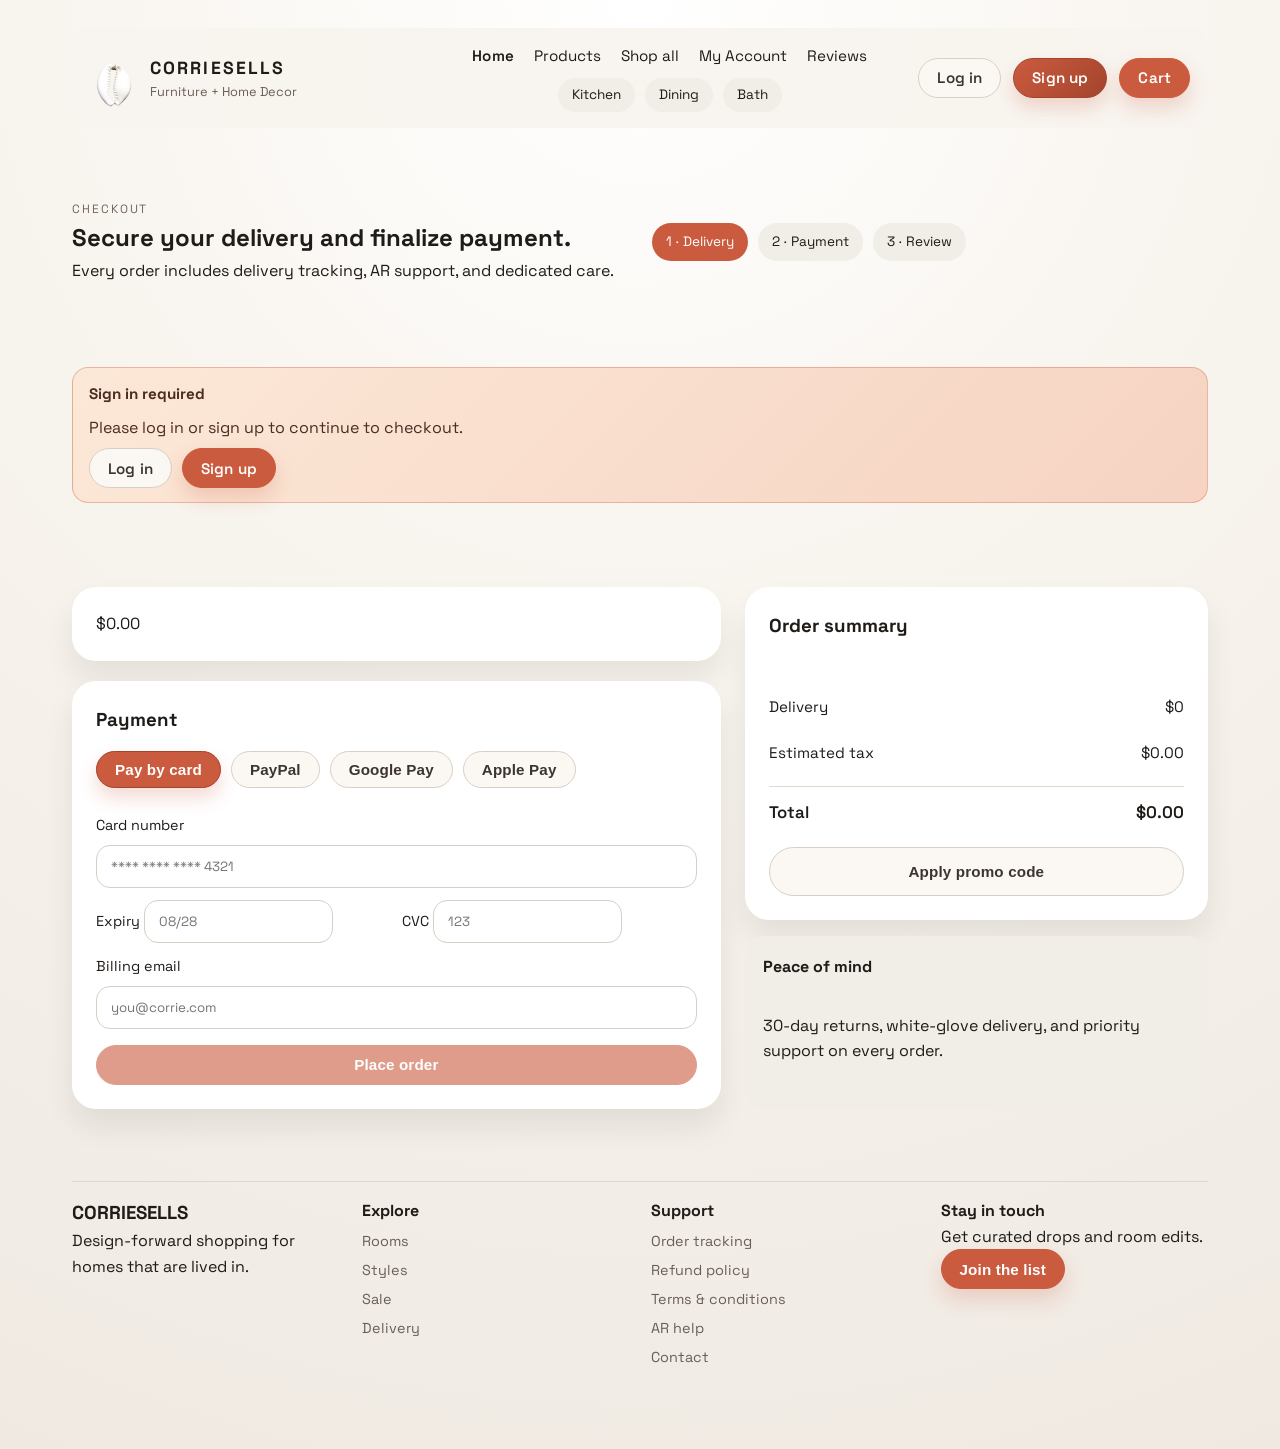
<file: checkout.html>
<!doctype html>
<html lang="en">
  <head>
    <meta charset="UTF-8" />
    <meta name="viewport" content="width=device-width, initial-scale=1.0" />
    <title>CORRIESELLS | Checkout</title>
    <link rel="icon" href="favicon.ico" type="image/x-icon" />
    <link rel="preconnect" href="https://fonts.googleapis.com" />
    <link rel="preconnect" href="https://fonts.gstatic.com" crossorigin />
    <link
      href="https://fonts.googleapis.com/css2?family=Space+Grotesk:wght@400;500;600;700&family=Spectral:wght@400;500;600&display=swap"
      rel="stylesheet"
    />
    <link rel="stylesheet" href="styles.css" />
  </head>
  <body>
    <div class="page">
      <header class="topbar">
        <div class="brand">
          <div class="brand-mark"><img src="logo.png" alt="CORRIESELLS logo" class="brand-logo" /></div>
          <div>
            <p class="brand-title">CORRIESELLS</p>
            <p class="brand-subtitle">Furniture + Home Decor</p>
          </div>
        </div>
        <nav class="topnav advanced-nav">
  <div class="nav-row">
    <a href="index.html" class="nav-brand">Home</a>
    <a href="products.html">Products</a>
    <a href="category.html">Shop all</a>
    
                  <a href="dashboard.html">My Account</a>
<a href="index.html#reviews">Reviews</a>
  </div>
  <div class="nav-row nav-pills">
    <a href="index.html#kitchen">Kitchen</a>
    <a href="index.html#dining">Dining</a>
    <a href="index.html#bath">Bath</a>
  </div>
</nav>
        <div class="topbar-actions">
          <a class="auth-button secondary" href="login.html" data-auth-guest>Log in</a>
          <a class="auth-button primary" href="signup.html" data-auth-guest>Sign up</a>
          <a class="solid-button" href="cart.html">Cart</a>
          <button class="ghost-button" type="button" data-auth-user data-auth-logout>Log out</button>
          </a>
          <button class="menu-button" aria-label="Open navigation" data-menu-toggle>
            <span></span>
            <span></span>
            <span></span>
          </button>
        </div>
      </header>

      <aside class="mobile-drawer" data-mobile-drawer>
        <div class="drawer-header">
          <p>Menu</p>
          <button class="ghost-button" data-menu-close>Close</button>
        </div>
        <nav class="drawer-nav">
  <a href="index.html">Home</a>
  <a href="products.html">Products</a>
  <a href="category.html">Shop all</a>
  
                <a href="dashboard.html">My Account</a>
<a href="index.html#reviews">Reviews</a>
  <a href="index.html#kitchen">Kitchen</a>
  <a href="index.html#dining">Dining</a>
  <a href="index.html#bath">Bath</a>
</nav>


      </aside>
      <div class="drawer-backdrop" data-drawer-backdrop></div>

      <section class="checkout-hero">
        <div>
          <p class="eyebrow">Checkout</p>
          <h1>Secure your delivery and finalize payment.</h1>
          <p>Every order includes delivery tracking, AR support, and dedicated care.</p>
        </div>
        <div class="checkout-progress">
          <div class="progress-step active">1 · Delivery</div>
          <div class="progress-step">2 · Payment</div>
          <div class="progress-step">3 · Review</div>
        </div>
      </section>
      <div class="auth-alert" data-auth-alert hidden>
        <strong>Sign in required</strong>
        <span>Please log in or sign up to continue to checkout.</span>
        <div class="auth-alert-actions">
          <a class="ghost-button" href="login.html?return=checkout">Log in</a>
          <a class="solid-button" href="signup.html?return=checkout">Sign up</a>
        </div>
      </div>

      <section class="checkout-grid">
        <div class="checkout-forms">
          <form class="form-card" data-checkout-delivery>
            <h3>Delivery details</h3>
            <div class="form-row">
              <label>Full name</label>
              <input type="text" placeholder="Jordan Ellis" data-required="true" />
            </div>
            <div class="form-row">
              <label>Address</label>
              <input type="text" placeholder="123 Willow Ave" data-required="true" />
            </div>
            <div class="form-row split">
              <div>
                <label>City</label>
                <input type="text" placeholder="Seattle" data-required="true" />
              </div>
              <div>
                <label>ZIP</label>
                <input type="text" placeholder="98109" data-required="true" data-zip="true" />
              </div>
            </div>
            <div class="form-row">
              <label>Delivery window</label>
              <select data-required="true">
                <option>Thu, Apr 10 - Sat, Apr 12</option>
                <option>Mon, Apr 14 - Wed, Apr 16</option>
                <option>Fri, Apr 18 - Sun, Apr 20</option>
              </select>
            </div>
          </form>

          <form class="form-card">
            <h3>Payment</h3>
            <div class="payment-methods">
              <button class="ghost-button payment-option is-active" type="button" data-payment="card">
                Pay by card
              </button>
              <button class="ghost-button payment-option" type="button" data-payment="paypal">PayPal</button>
              <button class="ghost-button payment-option" type="button" data-payment="gpay">Google Pay</button>
              <button class="ghost-button payment-option" type="button" data-payment="apple">Apple Pay</button>
            </div>
            <div class="payment-panel is-active" data-payment-panel="card">
              <div class="form-row">
                <label>Card number</label>
                <input type="text" placeholder="**** **** **** 4321" data-required="true" data-card="true" />
              </div>
              <div class="form-row split">
                <div>
                  <label>Expiry</label>
                  <input type="text" placeholder="08/28" data-required="true" data-expiry="true" />
                </div>
                <div>
                  <label>CVC</label>
                  <input type="text" placeholder="123" data-required="true" data-cvc="true" />
                </div>
              </div>
              <div class="form-row">
                <label>Billing email</label>
                <input type="email" placeholder="you@corrie.com" data-required="true" data-email="true" />
              </div>
            </div>
            <div class="payment-panel" data-payment-panel="paypal">
              <div class="form-row">
                <label>PayPal email</label>
                <input type="email" placeholder="you@paypal.com" data-required="true" data-email="true" />
              </div>
              <div class="form-row">
                <label>Phone number</label>
                <input type="tel" placeholder="+1 (555) 000-1234" data-required="true" data-phone="true" />
              </div>
            </div>
            <div class="payment-panel" data-payment-panel="gpay">
              <div class="form-row">
                <label>Google account email</label>
                <input type="email" placeholder="you@gmail.com" data-required="true" data-email="true" />
              </div>
              <div class="form-row">
                <label>Billing ZIP</label>
                <input type="text" placeholder="98109" data-required="true" data-zip="true" />
              </div>
            </div>
            <div class="payment-panel" data-payment-panel="apple">
              <div class="form-row">
                <label>Apple ID</label>
                <input type="email" placeholder="you@icloud.com" data-required="true" data-email="true" />
              </div>
              <div class="form-row">
                <label>Billing ZIP</label>
                <input type="text" placeholder="98109" data-required="true" data-zip="true" />
              </div>
            </div>
            <button class="solid-button" type="button" data-place-order>Place order</button>
          </form>
        </div>
        <aside class="checkout-summary">
          <div class="summary-card">
            <h3>Order summary</h3>
            <div class="summary-items" data-checkout-items></div>
            <div class="summary-row">
              <span>Delivery</span>
              <span data-checkout-delivery>$0</span>
            </div>
            <div class="summary-row">
              <span>Estimated tax</span>
              <span data-checkout-tax>$0</span>
            </div>
            <div class="summary-total">
              <span>Total</span>
              <span data-checkout-total>$0</span>
            </div>
            <button class="ghost-button">Apply promo code</button>
          </div>
          <div class="checkout-trust">
            <h4>Peace of mind</h4>
            <p>30-day returns, white-glove delivery, and priority support on every order.</p>
          </div>
        </aside>
      </section>

      <footer class="footer">
        <div>
          <h3>CORRIESELLS</h3>
          <p>Design-forward shopping for homes that are lived in.</p>
        </div>
        <div>
          <h4>Explore</h4>
          <a href="#">Rooms</a>
          <a href="#">Styles</a>
          <a href="#">Sale</a>
          <a href="#">Delivery</a>
        </div>
        <div>
          <h4>Support</h4>
          <a href="#">Order tracking</a>
          <a href="refund-policy.html">Refund policy</a>
          <a href="terms.html">Terms & conditions</a>
          <a href="#">AR help</a>
          <a href="contact.html">Contact</a>
        </div>
        <div>
          <h4>Stay in touch</h4>
          <p>Get curated drops and room edits.</p>
          <button class="solid-button">Join the list</button>
        </div>
      </footer>
    </div>
    <script src="app.js"></script>
  </body>
</html>
</file>
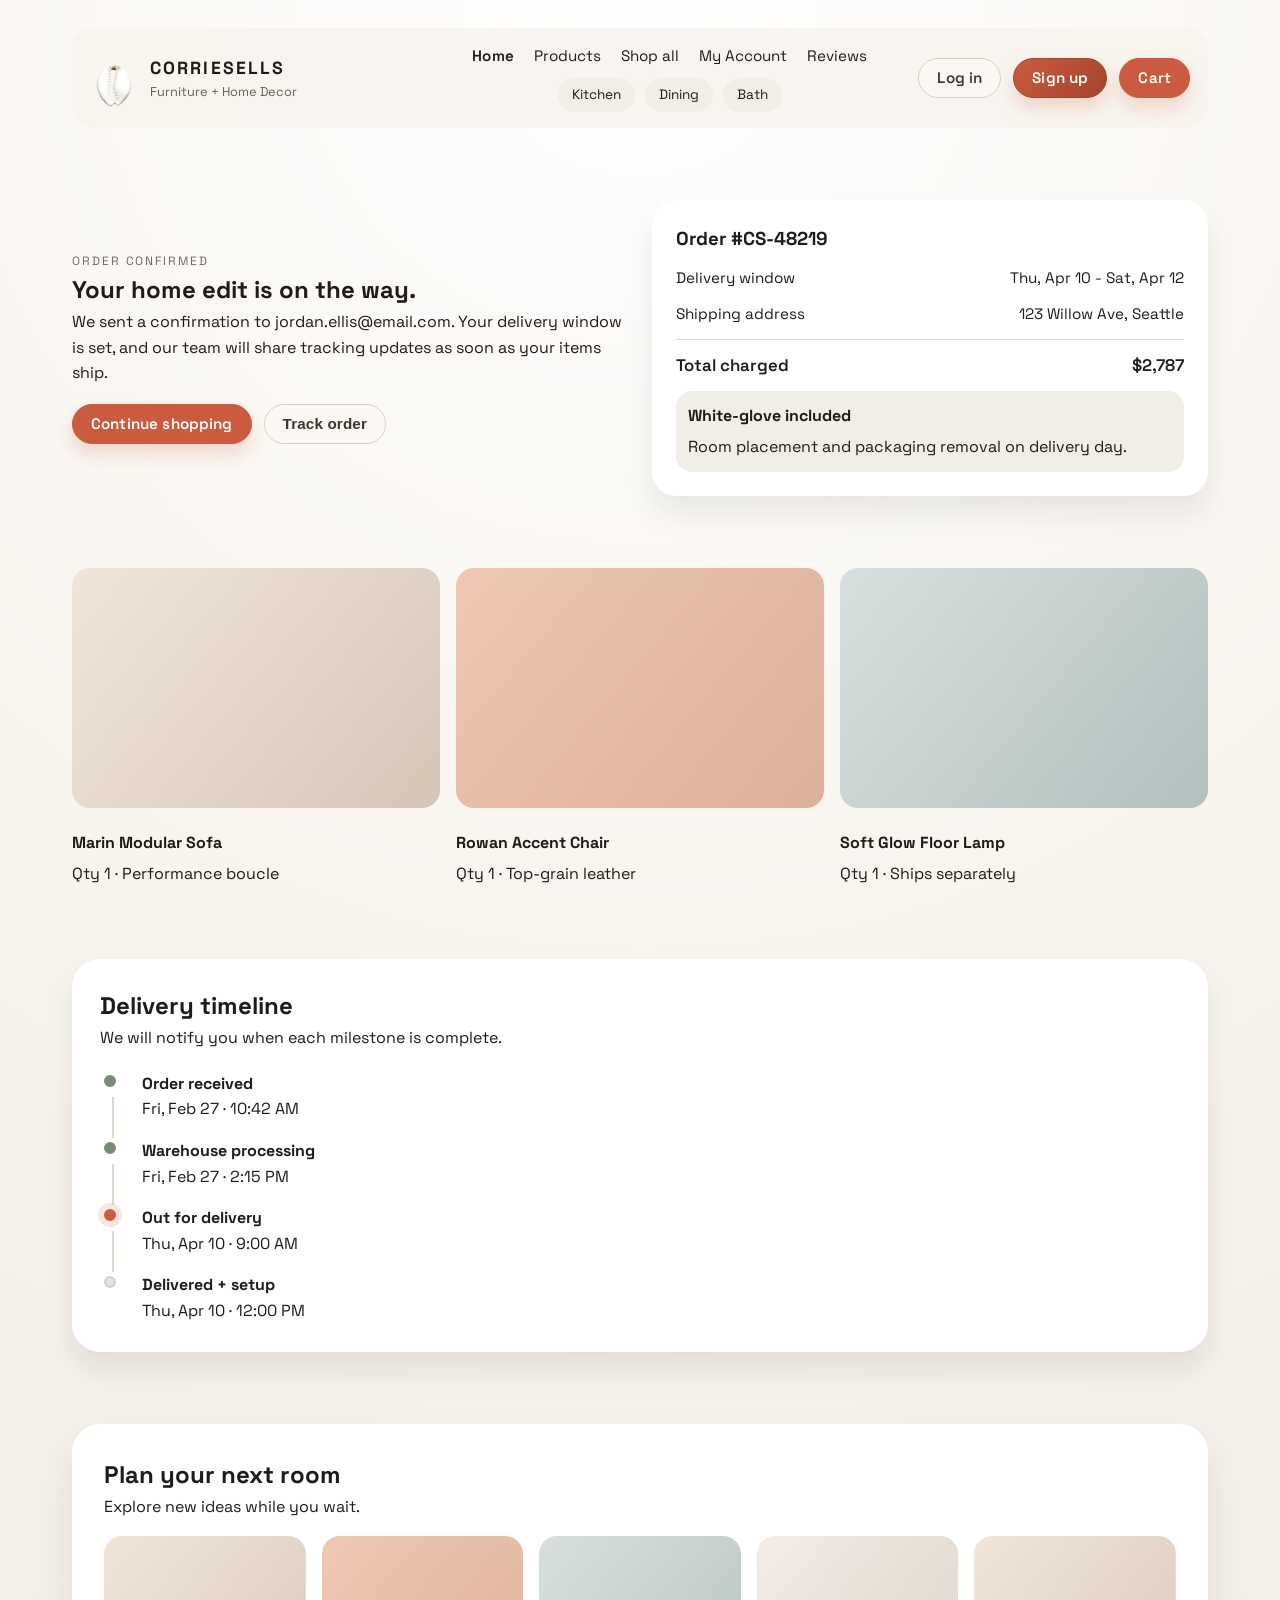
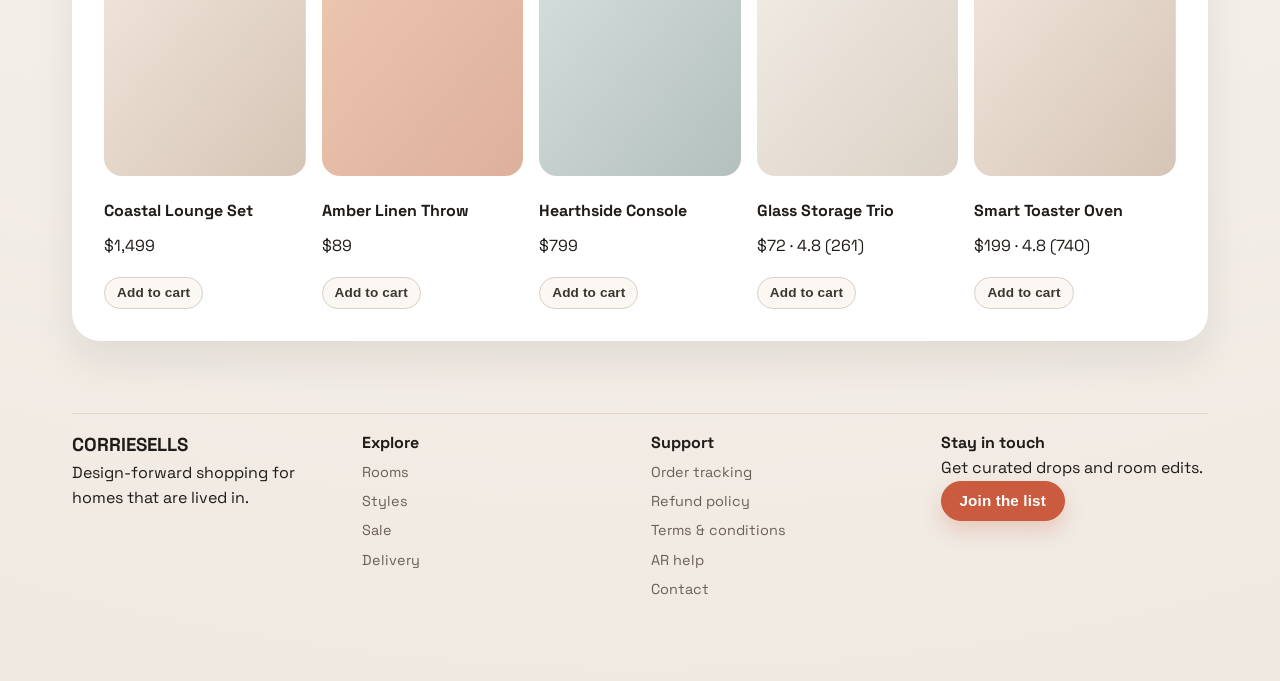
<file: confirmation.html>
<!doctype html>
<html lang="en">
  <head>
    <meta charset="UTF-8" />
    <meta name="viewport" content="width=device-width, initial-scale=1.0" />
    <title>CORRIESELLS | Order Confirmed</title>
    <link rel="icon" href="favicon.ico" type="image/x-icon" />
    <link rel="preconnect" href="https://fonts.googleapis.com" />
    <link rel="preconnect" href="https://fonts.gstatic.com" crossorigin />
    <link
      href="https://fonts.googleapis.com/css2?family=Space+Grotesk:wght@400;500;600;700&family=Spectral:wght@400;500;600&display=swap"
      rel="stylesheet"
    />
    <link rel="stylesheet" href="styles.css" />
  </head>
  <body>
    <div class="page">
      <header class="topbar">
        <div class="brand">
          <div class="brand-mark"><img src="logo.png" alt="CORRIESELLS logo" class="brand-logo" /></div>
          <div>
            <p class="brand-title">CORRIESELLS</p>
            <p class="brand-subtitle">Furniture + Home Decor</p>
          </div>
        </div>
        <nav class="topnav advanced-nav">
  <div class="nav-row">
    <a href="index.html" class="nav-brand">Home</a>
    <a href="products.html">Products</a>
    <a href="category.html">Shop all</a>
    
                  <a href="dashboard.html">My Account</a>
<a href="index.html#reviews">Reviews</a>
  </div>
  <div class="nav-row nav-pills">
    <a href="index.html#kitchen">Kitchen</a>
    <a href="index.html#dining">Dining</a>
    <a href="index.html#bath">Bath</a>
  </div>
</nav>
        <div class="topbar-actions">
          <a class="auth-button secondary" href="login.html" data-auth-guest>Log in</a>
          <a class="auth-button primary" href="signup.html" data-auth-guest>Sign up</a>
          <a class="solid-button" href="cart.html">Cart</a>
          <button class="ghost-button" type="button" data-auth-user data-auth-logout>Log out</button>
          </a>
          <button class="menu-button" aria-label="Open navigation" data-menu-toggle>
            <span></span>
            <span></span>
            <span></span>
          </button>
        </div>
      </header>

      <aside class="mobile-drawer" data-mobile-drawer>
        <div class="drawer-header">
          <p>Menu</p>
          <button class="ghost-button" data-menu-close>Close</button>
        </div>
        <nav class="drawer-nav">
  <a href="index.html">Home</a>
  <a href="products.html">Products</a>
  <a href="category.html">Shop all</a>
  
                <a href="dashboard.html">My Account</a>
<a href="index.html#reviews">Reviews</a>
  <a href="index.html#kitchen">Kitchen</a>
  <a href="index.html#dining">Dining</a>
  <a href="index.html#bath">Bath</a>
</nav>


      </aside>
      <div class="drawer-backdrop" data-drawer-backdrop></div>

      <section class="confirmation-hero">
        <div>
          <p class="eyebrow">Order confirmed</p>
          <h1>Your home edit is on the way.</h1>
          <p>
            We sent a confirmation to jordan.ellis@email.com. Your delivery window is set, and our team will
            share tracking updates as soon as your items ship.
          </p>
          <div class="confirmation-actions">
            <a class="solid-button" href="index.html">Continue shopping</a>
            <button class="ghost-button">Track order</button>
          </div>
        </div>
        <div class="confirmation-card">
          <h3>Order #CS-48219</h3>
          <div class="summary-row">
            <span>Delivery window</span>
            <span>Thu, Apr 10 - Sat, Apr 12</span>
          </div>
          <div class="summary-row">
            <span>Shipping address</span>
            <span>123 Willow Ave, Seattle</span>
          </div>
          <div class="summary-total">
            <span>Total charged</span>
            <span>$2,787</span>
          </div>
          <div class="confirmation-note">
            <h4>White-glove included</h4>
            <p>Room placement and packaging removal on delivery day.</p>
          </div>
        </div>
      </section>

      <section class="confirmation-grid">
        <article>
          <div class="product-image"></div>
          <div class="product-meta">
            <h4>Marin Modular Sofa</h4>
            <p>Qty 1 · Performance boucle</p>
          </div>
        </article>
        <article>
          <div class="product-image warm"></div>
          <div class="product-meta">
            <h4>Rowan Accent Chair</h4>
            <p>Qty 1 · Top-grain leather</p>
          </div>
        </article>
        <article>
          <div class="product-image cool"></div>
          <div class="product-meta">
            <h4>Soft Glow Floor Lamp</h4>
            <p>Qty 1 · Ships separately</p>
          </div>
        </article>
      </section>

      <section class="tracking-timeline">
        <div class="tracking-header">
          <h2>Delivery timeline</h2>
          <p>We will notify you when each milestone is complete.</p>
        </div>
        <div class="timeline-steps">
          <div class="timeline-step done">
            <span class="timeline-dot"></span>
            <div>
              <h4>Order received</h4>
              <p>Fri, Feb 27 · 10:42 AM</p>
            </div>
          </div>
          <div class="timeline-step done">
            <span class="timeline-dot"></span>
            <div>
              <h4>Warehouse processing</h4>
              <p>Fri, Feb 27 · 2:15 PM</p>
            </div>
          </div>
          <div class="timeline-step active">
            <span class="timeline-dot"></span>
            <div>
              <h4>Out for delivery</h4>
              <p>Thu, Apr 10 · 9:00 AM</p>
            </div>
          </div>
          <div class="timeline-step">
            <span class="timeline-dot"></span>
            <div>
              <h4>Delivered + setup</h4>
              <p>Thu, Apr 10 · 12:00 PM</p>
            </div>
          </div>
        </div>
      </section>

      <section class="recently-viewed">
        <div>
          <h2>Plan your next room</h2>
          <p>Explore new ideas while you wait.</p>
        </div>
        <div class="recent-grid">
          <article>
            <div class="card-image"></div>
            <h4>Coastal Lounge Set</h4>
            <p>$1,499</p>
          </article>
          <article>
            <div class="card-image warm"></div>
            <h4>Amber Linen Throw</h4>
            <p>$89</p>
          </article>
          <article>
            <div class="card-image cool"></div>
            <h4>Hearthside Console</h4>
            <p>$799</p>
          </article>
          <article>
            <div class="card-image alt"></div>
            <h4>Glass Storage Trio</h4>
              <p>$29.99
          </article>
          <article>
            <div class="card-image"></div>
            <h4>Smart Toaster Oven</h4>
              <p>$68.27
          </article>
        </div>
      </section>

      <footer class="footer">
        <div>
          <h3>CORRIESELLS</h3>
          <p>Design-forward shopping for homes that are lived in.</p>
        </div>
        <div>
          <h4>Explore</h4>
          <a href="#">Rooms</a>
          <a href="#">Styles</a>
          <a href="#">Sale</a>
          <a href="#">Delivery</a>
        </div>
        <div>
          <h4>Support</h4>
          <a href="#">Order tracking</a>
          <a href="refund-policy.html">Refund policy</a>
          <a href="terms.html">Terms & conditions</a>
          <a href="#">AR help</a>
          <a href="contact.html">Contact</a>
        </div>
        <div>
          <h4>Stay in touch</h4>
          <p>Get curated drops and room edits.</p>
          <button class="solid-button">Join the list</button>
        </div>
      </footer>
    </div>
    <script src="app.js"></script>
  </body>
</html>
</file>
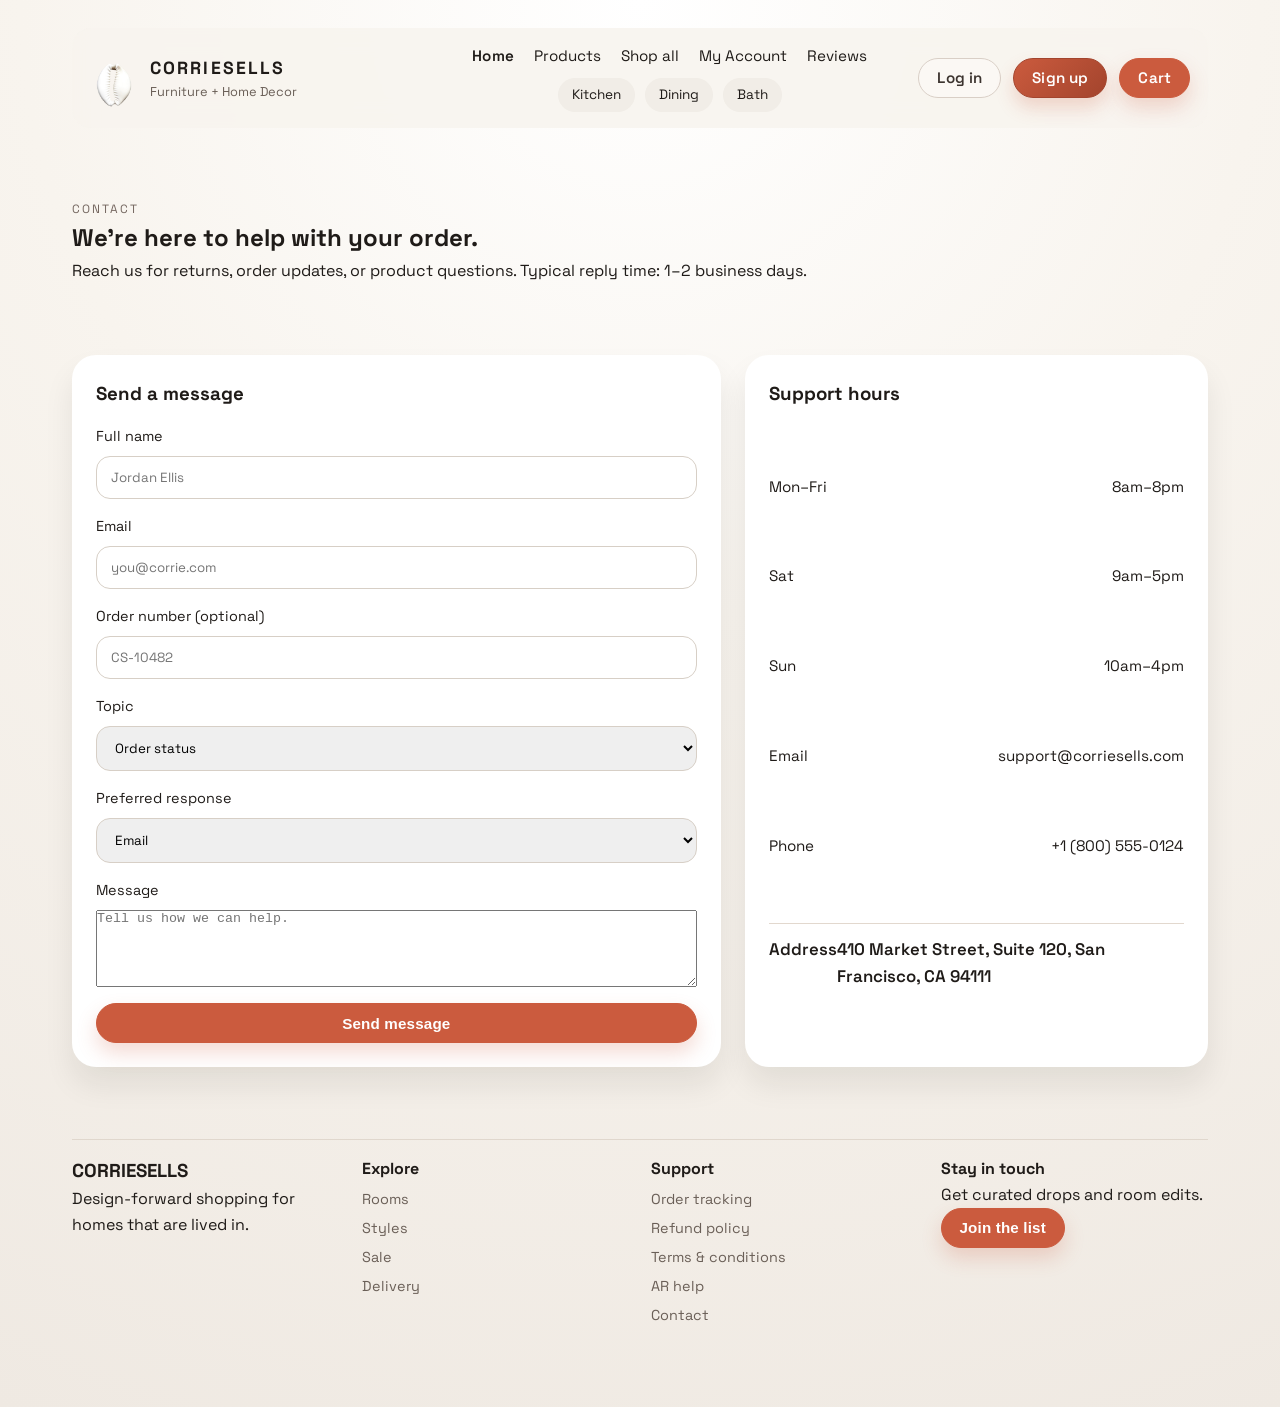
<file: contact.html>
<!doctype html>
<html lang="en">
  <head>
    <meta charset="UTF-8" />
    <meta name="viewport" content="width=device-width, initial-scale=1.0" />
    <title>CORRIESELLS | Contact</title>
    <link rel="icon" href="favicon.ico" type="image/x-icon" />
    <link rel="preconnect" href="https://fonts.googleapis.com" />
    <link rel="preconnect" href="https://fonts.gstatic.com" crossorigin />
    <link
      href="https://fonts.googleapis.com/css2?family=Space+Grotesk:wght@400;500;600;700&family=Spectral:wght@400;500;600&display=swap"
      rel="stylesheet"
    />
    <link rel="stylesheet" href="styles.css" />
  </head>
  <body>
    <div class="page">
      <header class="topbar">
        <div class="brand">
          <div class="brand-mark"><img src="logo.png" alt="CORRIESELLS logo" class="brand-logo" /></div>
          <div>
            <p class="brand-title">CORRIESELLS</p>
            <p class="brand-subtitle">Furniture + Home Decor</p>
          </div>
        </div>
        <nav class="topnav advanced-nav">
          <div class="nav-row">
            <a href="index.html" class="nav-brand">Home</a>
            <a href="products.html">Products</a>
            <a href="category.html">Shop all</a>
            <a href="dashboard.html">My Account</a>
            <a href="index.html#reviews">Reviews</a>
          </div>
          <div class="nav-row nav-pills">
            <a href="index.html#kitchen">Kitchen</a>
            <a href="index.html#dining">Dining</a>
            <a href="index.html#bath">Bath</a>
          </div>
        </nav>
        <div class="topbar-actions">
          <a class="auth-button secondary" href="login.html" data-auth-guest>Log in</a>
          <a class="auth-button primary" href="signup.html" data-auth-guest>Sign up</a>
          <button class="ghost-button" type="button" data-auth-user data-auth-logout>Log out</button>
          <a class="solid-button" href="cart.html">Cart</a>
          <button class="menu-button" aria-label="Open navigation" data-menu-toggle>
            <span></span>
            <span></span>
            <span></span>
          </button>
        </div>
      </header>

      <aside class="mobile-drawer" data-mobile-drawer>
        <div class="drawer-header">
          <p>Menu</p>
          <button class="ghost-button" data-menu-close>Close</button>
        </div>
        <nav class="drawer-nav">
          <a href="index.html">Home</a>
          <a href="products.html">Products</a>
          <a href="category.html">Shop all</a>
          <a href="dashboard.html">My Account</a>
          <a href="index.html#reviews">Reviews</a>
          <a href="index.html#kitchen">Kitchen</a>
          <a href="index.html#dining">Dining</a>
          <a href="index.html#bath">Bath</a>
        </nav>
      </aside>
      <div class="drawer-backdrop" data-drawer-backdrop></div>

      <section class="checkout-hero">
        <div>
          <p class="eyebrow">Contact</p>
          <h1>We’re here to help with your order.</h1>
          <p>Reach us for returns, order updates, or product questions. Typical reply time: 1–2 business days.</p>
        </div>
      </section>

      <section class="checkout-grid">
        <div class="checkout-forms">
          <form class="form-card">
            <h3>Send a message</h3>
            <div class="form-row">
              <label>Full name</label>
              <input type="text" placeholder="Jordan Ellis" />
            </div>
            <div class="form-row">
              <label>Email</label>
              <input type="email" placeholder="you@corrie.com" />
            </div>
            <div class="form-row">
              <label>Order number (optional)</label>
              <input type="text" placeholder="CS-10482" />
            </div>
            <div class="form-row">
              <label>Topic</label>
              <select>
                <option>Order status</option>
                <option>Returns & refunds</option>
                <option>Product info</option>
                <option>Delivery</option>
                <option>Other</option>
              </select>
            </div>
            <div class="form-row">
              <label>Preferred response</label>
              <select>
                <option>Email</option>
                <option>Phone call</option>
                <option>Text message</option>
              </select>
            </div>
            <div class="form-row">
              <label>Message</label>
              <textarea rows="5" placeholder="Tell us how we can help."></textarea>
            </div>
            <button class="solid-button" type="button">Send message</button>
          </form>
        </div>
        <aside class="checkout-summary">
          <div class="summary-card">
            <h3>Support hours</h3>
            <div class="summary-row">
              <span>Mon–Fri</span>
              <span>8am–8pm</span>
            </div>
            <div class="summary-row">
              <span>Sat</span>
              <span>9am–5pm</span>
            </div>
            <div class="summary-row">
              <span>Sun</span>
              <span>10am–4pm</span>
            </div>
            <div class="summary-row">
              <span>Email</span>
              <span>support@corriesells.com</span>
            </div>
            <div class="summary-row">
              <span>Phone</span>
              <span>+1 (800) 555-0124</span>
            </div>
            <div class="summary-total">
              <span>Address</span>
              <span>410 Market Street, Suite 120, San Francisco, CA 94111</span>
            </div>
          </div>
        </aside>
      </section>

      <footer class="footer">
        <div>
          <h3>CORRIESELLS</h3>
          <p>Design-forward shopping for homes that are lived in.</p>
        </div>
        <div>
          <h4>Explore</h4>
          <a href="#">Rooms</a>
          <a href="#">Styles</a>
          <a href="#">Sale</a>
          <a href="#">Delivery</a>
        </div>
        <div>
          <h4>Support</h4>
          <a href="#">Order tracking</a>
          <a href="refund-policy.html">Refund policy</a>
          <a href="terms.html">Terms & conditions</a>
          <a href="#">AR help</a>
          <a href="contact.html">Contact</a>
        </div>
        <div>
          <h4>Stay in touch</h4>
          <p>Get curated drops and room edits.</p>
          <button class="solid-button">Join the list</button>
        </div>
      </footer>
    </div>
    <script src="app.js"></script>
  </body>
</html>
</file>
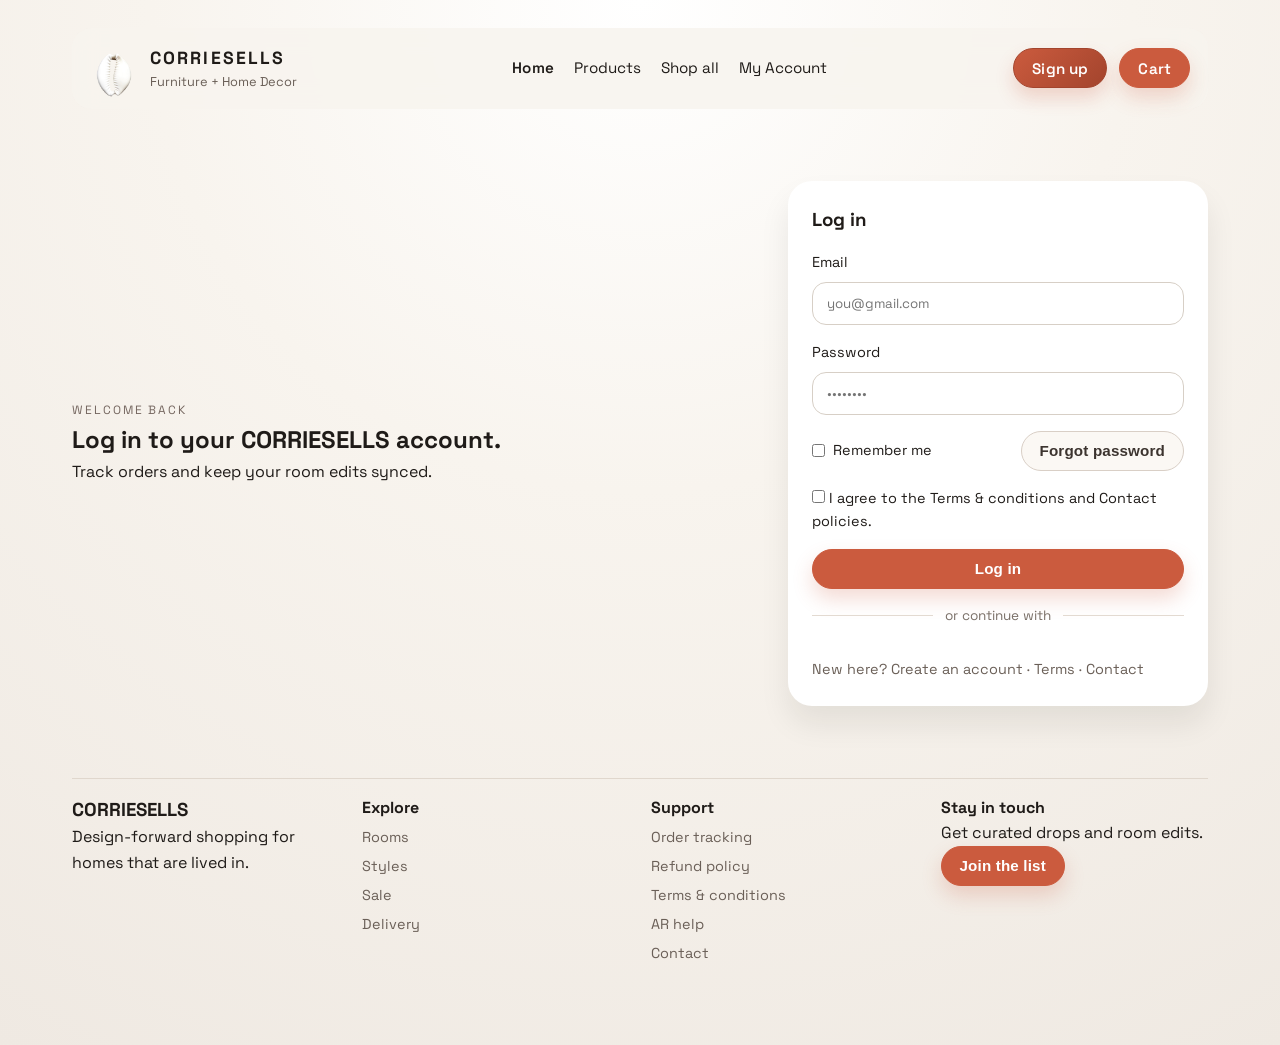
<file: dashboard.html>
<!doctype html>
<html lang="en">
  <head>
    <meta charset="UTF-8" />
    <meta name="viewport" content="width=device-width, initial-scale=1.0" />
    <title>CORRIESELLS | Dashboard</title>
    <link rel="icon" href="favicon.ico" type="image/x-icon" />
    <link rel="preconnect" href="https://fonts.googleapis.com" />
    <link rel="preconnect" href="https://fonts.gstatic.com" crossorigin />
    <link
      href="https://fonts.googleapis.com/css2?family=Space+Grotesk:wght@400;500;600;700&family=Spectral:wght@400;500;600&display=swap"
      rel="stylesheet"
    />
    <link rel="stylesheet" href="styles.css" />
  </head>
  <body>
    <div class="page">
      <header class="topbar">
        <div class="brand">
          <div class="brand-mark"><img src="logo.png" alt="CORRIESELLS logo" class="brand-logo" /></div>
          <div>
            <p class="brand-title">CORRIESELLS</p>
            <p class="brand-subtitle">Furniture + Home Decor</p>
          </div>
        </div>
        <nav class="topnav advanced-nav">
          <div class="nav-row">
            <a href="index.html" class="nav-brand">Home</a>
            <a href="products.html">Products</a>
            <a href="category.html">Shop all</a>
                          <a href="dashboard.html">My Account</a>
<a href="index.html#reviews">Reviews</a>
          </div>
          <div class="nav-row nav-pills">
            <a href="index.html#kitchen">Kitchen</a>
            <a href="index.html#dining">Dining</a>
            <a href="index.html#bath">Bath</a>
          </div>
        </nav>
        <div class="topbar-actions">
          <a class="solid-button" href="cart.html">Cart</a>
          <button class="ghost-button" type="button" data-auth-user data-auth-logout>Log out</button>
          </a>
          <button class="menu-button" aria-label="Open navigation" data-menu-toggle>
            <span></span>
            <span></span>
            <span></span>
          </button>
        </div>
      </header>

      <aside class="mobile-drawer" data-mobile-drawer>
        <div class="drawer-header">
          <p>Menu</p>
          <button class="ghost-button" data-menu-close>Close</button>
        </div>
        <nav class="drawer-nav">
          <a href="index.html">Home</a>
          <a href="products.html">Products</a>
          <a href="category.html">Shop all</a>
                        <a href="dashboard.html">My Account</a>
<a href="index.html#reviews">Reviews</a>
          <a href="index.html#kitchen">Kitchen</a>
          <a href="index.html#dining">Dining</a>
          <a href="index.html#bath">Bath</a>
        </nav>
      </aside>
      <div class="drawer-backdrop" data-drawer-backdrop></div>

      <section class="checkout-hero">
        <div>
          <p class="eyebrow">Account</p>
          <h1 data-dashboard-name>Welcome back.</h1>
          <p>Manage your profile, preferences, and saved information.</p>
        </div>
        <div class="checkout-progress">
          <div class="progress-step active">Profile</div>
          <div class="progress-step">Preferences</div>
          <div class="progress-step">Security</div>
        </div>
      </section>

      <section class="checkout-grid">
        <div class="checkout-forms">
          <form class="form-card" data-dashboard-form>
            <h3>Profile details</h3>
            <div class="form-row">
              <label>Full name</label>
              <input type="text" placeholder="Your name" data-dashboard-name-input />
            </div>
            <div class="form-row">
              <label>Email</label>
              <input type="email" placeholder="you@corrie.com" data-dashboard-email-input />
            </div>
            <div class="form-row">
              <label>Style preference</label>
              <select data-dashboard-style-input>
                <option>Modern</option>
                <option>Japandi</option>
                <option>Coastal</option>
                <option>Traditional</option>
                <option>Minimal</option>
              </select>
            </div>
            <div class="form-row">
              <label>New password</label>
              <input type="password" placeholder="Update password" data-dashboard-password-input />
            </div>
            <button class="solid-button" type="button" data-dashboard-save>Save changes</button>
          </form>
          <form class="form-card">
            <h3>Preferences & settings</h3>
            <div class="form-row split">
              <div class="form-row">
                <label>Theme</label>
                <select data-dashboard-theme>
                  <option value="sand">Sand (default)</option>
                  <option value="dusk">Dusk</option>
                  <option value="forest">Forest</option>
                  <option value="studio">Studio</option>
                </select>
              </div>
              <div class="form-row">
                <label>Currency</label>
                <select data-dashboard-currency>
                  <option value="USD">USD</option>
                  <option value="EUR">EUR</option>
                  <option value="GBP">GBP</option>
                  <option value="CAD">CAD</option>
                </select>
              </div>
            </div>
            <div class="form-row split">
              <div class="form-row">
                <label>Language</label>
                <select data-dashboard-language>
                  <option value="English (US)">English (US)</option>
                  <option value="English (UK)">English (UK)</option>
                  <option value="French">French</option>
                  <option value="Spanish">Spanish</option>
                </select>
              </div>
              <div class="form-row">
                <label>Room focus</label>
                <select data-dashboard-room>
                  <option value="Living room">Living room</option>
                  <option value="Bedroom">Bedroom</option>
                  <option value="Kitchen">Kitchen</option>
                  <option value="Office">Office</option>
                  <option value="Outdoor">Outdoor</option>
                </select>
              </div>
            </div>
            <div class="form-row">
              <label>Delivery preference</label>
              <select data-dashboard-delivery>
                <option value="Weekdays">Weekdays</option>
                <option value="Weekends">Weekends</option>
                <option value="Evenings">Evenings</option>
                <option value="Anytime">Anytime</option>
              </select>
            </div>
            <div class="form-row">
              <label>Notifications</label>
              <div class="checkbox-grid">
                <label><input type="checkbox" data-dashboard-notify-email /> Order updates via email</label>
                <label><input type="checkbox" data-dashboard-notify-sms /> Delivery updates via SMS</label>
                <label><input type="checkbox" data-dashboard-review-invites /> Invite me to review</label>
                <label><input type="checkbox" data-dashboard-ar-updates /> AR feature updates</label>
              </div>
            </div>
            <div class="form-row">
              <label>Privacy</label>
              <div class="checkbox-grid">
                <label><input type="checkbox" data-dashboard-save-card /> Save payment method for faster checkout</label>
                <label><input type="checkbox" data-dashboard-share-activity /> Share my activity for personalization</label>
              </div>
            </div>
          </form>
        </div>
        <aside class="checkout-summary">
          <div class="summary-card">
            <h3>Account actions</h3>
            <div class="summary-row">
              <span>Status</span>
              <span data-dashboard-status>Active</span>
            </div>
            <div class="summary-row">
              <span>Orders</span>
              <span>3 open</span>
            </div>
            <div class="summary-total">
              <span>Rewards</span>
              <span>1,240 pts</span>
            </div>
            <button class="ghost-button" type="button" data-dashboard-logout>Log out</button>
          </div>
        </aside>
      </section>

      <footer class="footer">
        <div>
          <h3>CORRIESELLS</h3>
          <p>Design-forward shopping for homes that are lived in.</p>
        </div>
        <div>
          <h4>Explore</h4>
          <a href="#">Rooms</a>
          <a href="#">Styles</a>
          <a href="#">Sale</a>
          <a href="#">Delivery</a>
        </div>
        <div>
          <h4>Support</h4>
          <a href="#">Order tracking</a>
          <a href="refund-policy.html">Refund policy</a>
          <a href="terms.html">Terms & conditions</a>
          <a href="#">AR help</a>
          <a href="contact.html">Contact</a>
        </div>
        <div>
          <h4>Stay in touch</h4>
          <p>Get curated drops and room edits.</p>
          <button class="solid-button">Join the list</button>
        </div>
      </footer>
    </div>
    <script src="app.js"></script>
  </body>
</html>
</file>
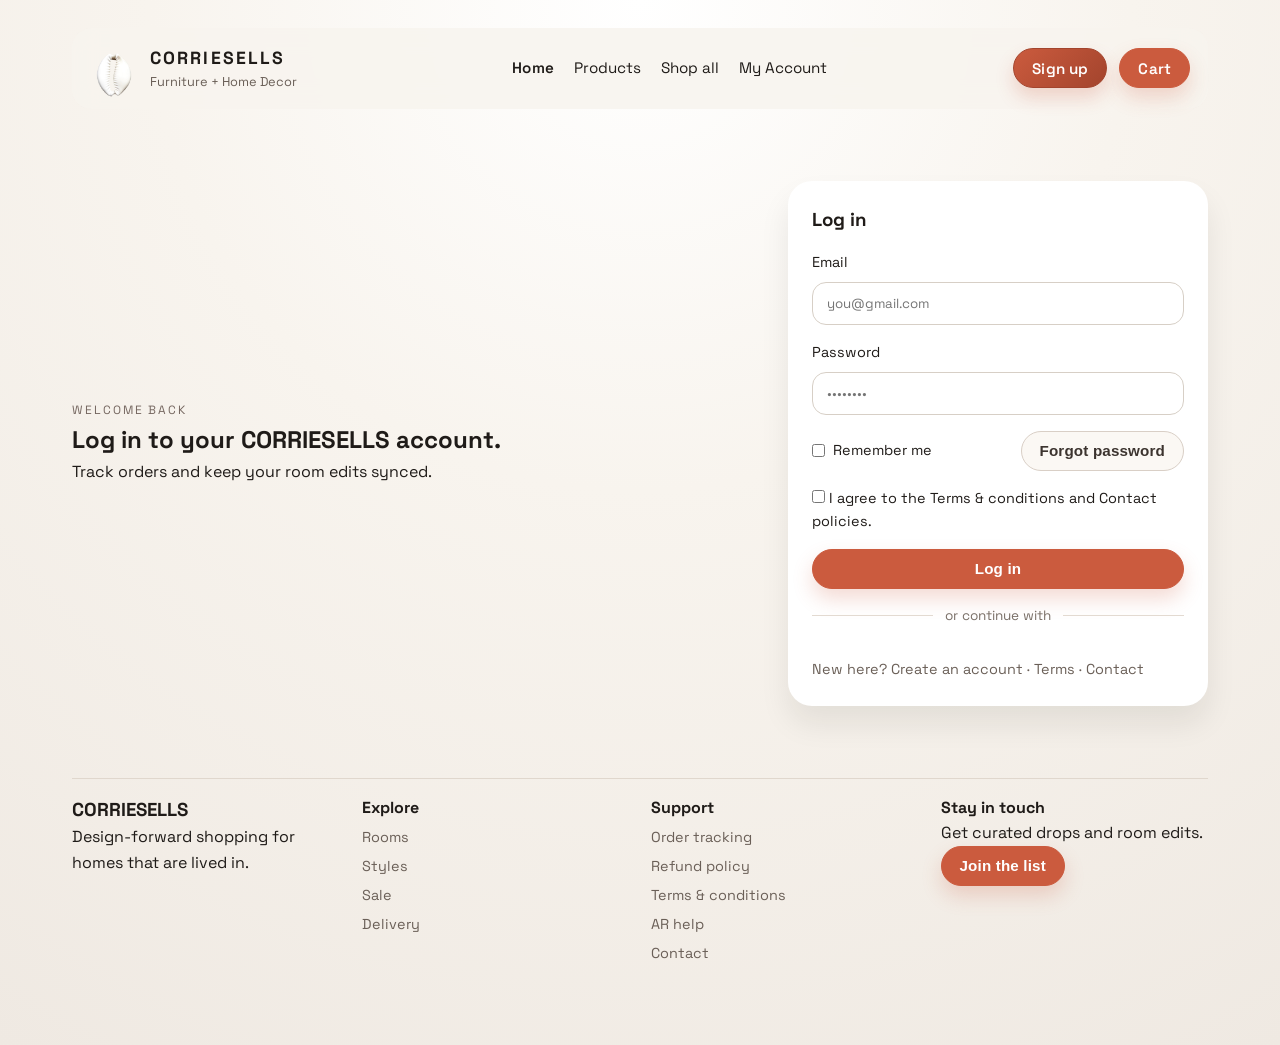
<file: login.html>
<!doctype html>
<html lang="en">
  <head>
    <meta charset="UTF-8" />
    <meta name="viewport" content="width=device-width, initial-scale=1.0" />
    <title>CORRIESELLS | Login</title>
    <link rel="icon" href="favicon.ico" type="image/x-icon" />
    <link rel="preconnect" href="https://fonts.googleapis.com" />
    <link rel="preconnect" href="https://fonts.gstatic.com" crossorigin />
    <link
      href="https://fonts.googleapis.com/css2?family=Space+Grotesk:wght@400;500;600;700&family=Spectral:wght@400;500;600&display=swap"
      rel="stylesheet"
    />
    <link rel="stylesheet" href="styles.css" />
  </head>
  <body>
    <div class="page">
      <header class="topbar">
        <div class="brand">
          <div class="brand-mark"><img src="logo.png" alt="CORRIESELLS logo" class="brand-logo" /></div>
          <div>
            <p class="brand-title">CORRIESELLS</p>
            <p class="brand-subtitle">Furniture + Home Decor</p>
          </div>
        </div>
        <nav class="topnav advanced-nav">
          <div class="nav-row">
            <a href="index.html" class="nav-brand">Home</a>
            <a href="products.html">Products</a>
            <a href="category.html">Shop all</a>
            
                        <a href="dashboard.html">My Account</a>
</div>
        </nav>
        <div class="topbar-actions">
          <a class="auth-button primary" href="signup.html" data-auth-guest>Sign up</a>
          <a class="solid-button" href="cart.html">Cart</a>
          <button class="ghost-button" type="button" data-auth-user data-auth-logout>Log out</button>
          </a>
          <button class="menu-button" aria-label="Open navigation" data-menu-toggle>
            <span></span>
            <span></span>
            <span></span>
          </button>
        </div>
      </header>

      <aside class="mobile-drawer" data-mobile-drawer>
        <div class="drawer-header">
          <p>Menu</p>
          <button class="ghost-button" data-menu-close>Close</button>
        </div>
        <nav class="drawer-nav">
  <a href="index.html">Home</a>
  <a href="products.html">Products</a>
  <a href="category.html">Shop all</a>
  
                <a href="dashboard.html">My Account</a>
<a href="index.html#reviews">Reviews</a>
  <a href="index.html#kitchen">Kitchen</a>
  <a href="index.html#dining">Dining</a>
  <a href="index.html#bath">Bath</a>
</nav>


      </aside>
      <div class="drawer-backdrop" data-drawer-backdrop></div>

      <section class="auth-hero">
        <div>
          <p class="eyebrow">Welcome back</p>
          <h1>Log in to your CORRIESELLS account.</h1>
          <p>Track orders and keep your room edits synced.</p>
        </div>
        <form class="form-card auth-card">
          <h3>Log in</h3>
          <div class="form-row">
            <label>Email</label>
            <input type="email" placeholder="you@gmail.com" data-login-email />
          </div>
          <div class="form-row">
            <label>Password</label>
            <input type="password" placeholder="••••••••" data-login-password />
          </div>
          <div class="auth-row">
            <label><input type="checkbox" /> Remember me</label>
            <button class="ghost-button" type="button" data-forgot-toggle>Forgot password</button>
          </div>
          <div class="form-row is-hidden" data-forgot-panel>
            <label>Reset email</label>
            <div class="input-row">
              <input type="email" placeholder="you@gmail.com" data-forgot-email />
              <button class="ghost-button" type="button" data-forgot-send>Send reset</button>
            </div>
          </div>
          <div class="auth-row is-block">
            <label
              ><input type="checkbox" data-login-terms required /> I agree to the
              <a href="terms.html">Terms & conditions</a> and
              <a href="contact.html">Contact</a> policies.</label
            >
          </div>
          <div class="auth-actions">
            <button class="solid-button" type="button" data-auth-login>Log in</button>
          </div>
          <div class="auth-divider">or continue with</div>
          <div class="social-buttons">
            <div class="google-signin" data-google-signin></div>
          </div>
          <p class="auth-footer">
            New here? <a href="signup.html">Create an account</a> ·
            <a href="terms.html">Terms</a> · <a href="contact.html">Contact</a>
          </p>
        </form>
      </section>

      <footer class="footer">
        <div>
          <h3>CORRIESELLS</h3>
          <p>Design-forward shopping for homes that are lived in.</p>
        </div>
        <div>
          <h4>Explore</h4>
          <a href="#">Rooms</a>
          <a href="#">Styles</a>
          <a href="#">Sale</a>
          <a href="#">Delivery</a>
        </div>
        <div>
          <h4>Support</h4>
          <a href="#">Order tracking</a>
          <a href="refund-policy.html">Refund policy</a>
          <a href="terms.html">Terms & conditions</a>
          <a href="#">AR help</a>
          <a href="contact.html">Contact</a>
        </div>
        <div>
          <h4>Stay in touch</h4>
          <p>Get curated drops and room edits.</p>
          <button class="solid-button">Join the list</button>
        </div>
      </footer>
    </div>
    <script src="https://accounts.google.com/gsi/client" async defer></script>
    <script src="app.js"></script>
  </body>
</html>
</file>
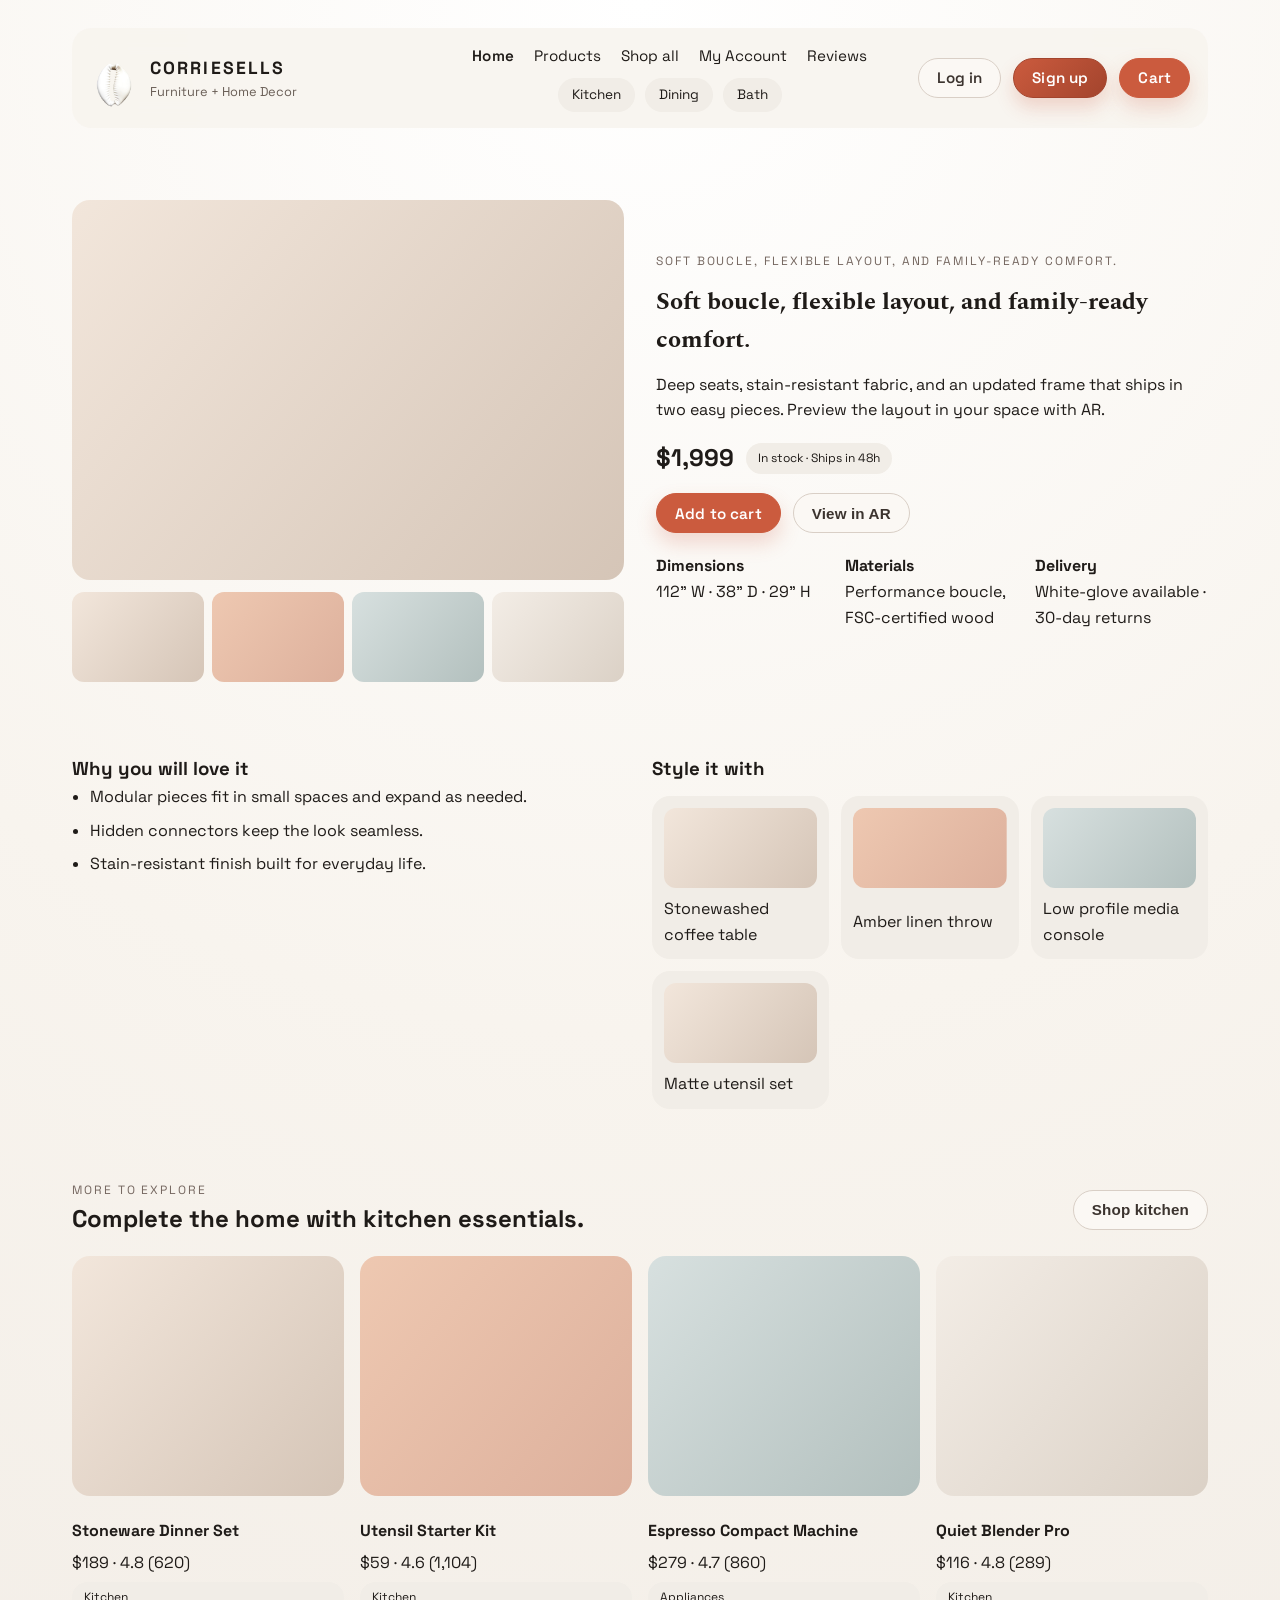
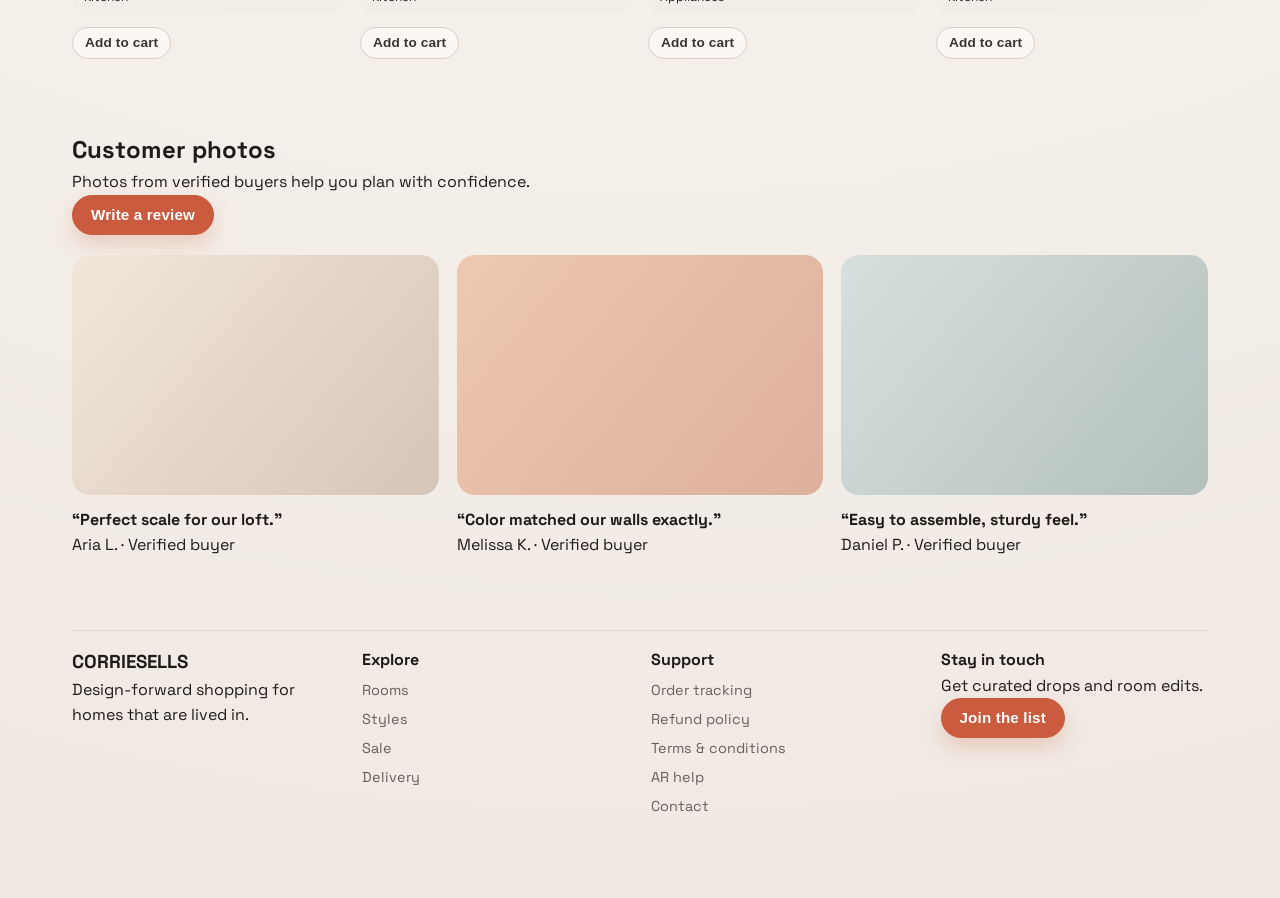
<file: product.html>
<!doctype html>
<html lang="en">
  <head>
    <meta charset="UTF-8" />
    <meta name="viewport" content="width=device-width, initial-scale=1.0" />
    <title>CORRIESELLS | Marin Modular Sofa</title>
    <link rel="icon" href="favicon.ico" type="image/x-icon" />
    <link rel="preconnect" href="https://fonts.googleapis.com" />
    <link rel="preconnect" href="https://fonts.gstatic.com" crossorigin />
    <link
      href="https://fonts.googleapis.com/css2?family=Space+Grotesk:wght@400;500;600;700&family=Spectral:wght@400;500;600&display=swap"
      rel="stylesheet"
    />
    <link rel="stylesheet" href="styles.css" />
  </head>
  <body>
    <div class="page">
      <header class="topbar">
        <div class="brand">
          <div class="brand-mark"><img src="logo.png" alt="CORRIESELLS logo" class="brand-logo" /></div>
          <div>
            <p class="brand-title">CORRIESELLS</p>
            <p class="brand-subtitle">Furniture + Home Decor</p>
          </div>
        </div>
        <nav class="topnav advanced-nav">
  <div class="nav-row">
    <a href="index.html" class="nav-brand">Home</a>
    <a href="products.html">Products</a>
    <a href="category.html">Shop all</a>
    
                  <a href="dashboard.html">My Account</a>
<a href="index.html#reviews">Reviews</a>
  </div>
  <div class="nav-row nav-pills">
    <a href="index.html#kitchen">Kitchen</a>
    <a href="index.html#dining">Dining</a>
    <a href="index.html#bath">Bath</a>
  </div>
</nav>
        <div class="topbar-actions">
          <a class="auth-button secondary" href="login.html" data-auth-guest>Log in</a>
          <a class="auth-button primary" href="signup.html" data-auth-guest>Sign up</a>
          <a class="solid-button" href="cart.html">Cart</a>
          <button class="ghost-button" type="button" data-auth-user data-auth-logout>Log out</button>
          </a>
          <button class="menu-button" aria-label="Open navigation" data-menu-toggle>
            <span></span>
            <span></span>
            <span></span>
          </button>
        </div>
      </header>

      <aside class="mobile-drawer" data-mobile-drawer>
        <div class="drawer-header">
          <p>Menu</p>
          <button class="ghost-button" data-menu-close>Close</button>
        </div>
        <nav class="drawer-nav">
  <a href="index.html">Home</a>
  <a href="products.html">Products</a>
  <a href="category.html">Shop all</a>
  
                <a href="dashboard.html">My Account</a>
<a href="index.html#reviews">Reviews</a>
  <a href="index.html#kitchen">Kitchen</a>
  <a href="index.html#dining">Dining</a>
  <a href="index.html#bath">Bath</a>
</nav>


      </aside>
      <div class="drawer-backdrop" data-drawer-backdrop></div>

      <section class="product-hero">
        <div class="product-gallery">
          <div class="product-image hero"></div>
          <div class="product-thumb-row">
            <div class="product-thumb"></div>
            <div class="product-thumb warm"></div>
            <div class="product-thumb cool"></div>
            <div class="product-thumb alt"></div>
          </div>
        </div>
        <div class="product-details">
          <p class="eyebrow">Marin Modular Sofa</p>
          <h1>Soft boucle, flexible layout, and family-ready comfort.</h1>
          <p>
            Deep seats, stain-resistant fabric, and an updated frame that ships in two easy pieces. Preview
            the layout in your space with AR.
          </p>
          <div class="price-row">
            <h2></h2>
            <span class="pill">In stock · Ships in 48h</span>
          </div>
          <div class="product-actions">
            <a class="solid-button" href="cart.html" data-add-to-cart>Add to cart</a>
            <button class="ghost-button">View in AR</button>
          </div>
          <div class="product-highlights">
            <div>
              <h4>Dimensions</h4>
              <p>112" W · 38" D · 29" H</p>
            </div>
            <div>
              <h4>Materials</h4>
              <p>Performance boucle, FSC-certified wood</p>
            </div>
            <div>
              <h4>Delivery</h4>
              <p>White-glove available · 30-day returns</p>
            </div>
          </div>
        </div>
      </section>

      <section class="product-info">
        <article>
          <h3>Why you will love it</h3>
          <ul class="info-list">
            <li>Modular pieces fit in small spaces and expand as needed.</li>
            <li>Hidden connectors keep the look seamless.</li>
            <li>Stain-resistant finish built for everyday life.</li>
          </ul>
        </article>
        <article>
          <h3>Style it with</h3>
          <div class="mini-grid">
            <div class="mini-card">
              <div class="mini-image"></div>
              <p>Stonewashed coffee table</p>
            </div>
            <div class="mini-card">
              <div class="mini-image warm"></div>
              <p>Amber linen throw</p>
            </div>
            <div class="mini-card">
              <div class="mini-image cool"></div>
              <p>Low profile media console</p>
            </div>
            <div class="mini-card">
              <div class="mini-image alt"></div>
              <p>Matte utensil set</p>
            </div>
          </div>
        </article>
      </section>

      <section class="product-showcase">
        <div class="showcase-header">
          <div>
            <p class="eyebrow">More to explore</p>
            <h2>Complete the home with kitchen essentials.</h2>
          </div>
          <button class="ghost-button">Shop kitchen</button>
        </div>
        <div class="product-grid">
          <article>
            <div class="product-image"></div>
            <div class="product-meta">
              <h4>Stoneware Dinner Set</h4>
              <p>$82.00 · 4.8 (620)</p>
              <span class="pill">Kitchen</span>
            </div>
          </article>
          <article>
            <div class="product-image warm"></div>
            <div class="product-meta">
              <h4>Utensil Starter Kit</h4>
              <p>$34.99 · 4.6 (1,104)</p>
              <span class="pill">Best value</span>
            </div>
          </article>
          <article>
            <div class="product-image cool"></div>
            <div class="product-meta">
              <h4>Espresso Compact Machine</h4>
              <p>$54.99 · 4.7 (860)</p>
              <span class="pill">Appliances</span>
            </div>
          </article>
          <article>
            <div class="product-image alt"></div>
            <div class="product-meta">
              <h4>Quiet Blender Pro</h4>
              <p>$244.99 · 4.6 (1,020)</p>
              <span class="pill">Appliances</span>
            </div>
          </article>
        </div>
      </section>

      <section class="review-section" id="reviews">
        <div class="review-header">
          <h2>Customer photos</h2>
          <p>Photos from verified buyers help you plan with confidence.</p>
          <button class="solid-button">Write a review</button>
        </div>
        <div class="review-grid">
          <article data-review-product="current">
            <div class="review-photo"></div>
            <h4>“Perfect scale for our loft.”</h4>
            <p>Aria L. · Verified buyer</p>
          </article>
          <article data-review-product="current">
            <div class="review-photo warm"></div>
            <h4>“Color matched our walls exactly.”</h4>
            <p>Melissa K. · Verified buyer</p>
          </article>
          <article data-review-product="current">
            <div class="review-photo cool"></div>
            <h4>“Easy to assemble, sturdy feel.”</h4>
            <p>Daniel P. · Verified buyer</p>
          </article>
        </div>
      </section>

      <footer class="footer">
        <div>
          <h3>CORRIESELLS</h3>
          <p>Design-forward shopping for homes that are lived in.</p>
        </div>
        <div>
          <h4>Explore</h4>
          <a href="#">Rooms</a>
          <a href="#">Styles</a>
          <a href="#">Sale</a>
          <a href="#">Delivery</a>
        </div>
        <div>
          <h4>Support</h4>
          <a href="#">Order tracking</a>
          <a href="refund-policy.html">Refund policy</a>
          <a href="terms.html">Terms & conditions</a>
          <a href="#">AR help</a>
          <a href="contact.html">Contact</a>
        </div>
        <div>
          <h4>Stay in touch</h4>
          <p>Get curated drops and room edits.</p>
          <button class="solid-button">Join the list</button>
        </div>
      </footer>
    </div>
    <script src="app.js"></script>
  </body>
</html>
</file>
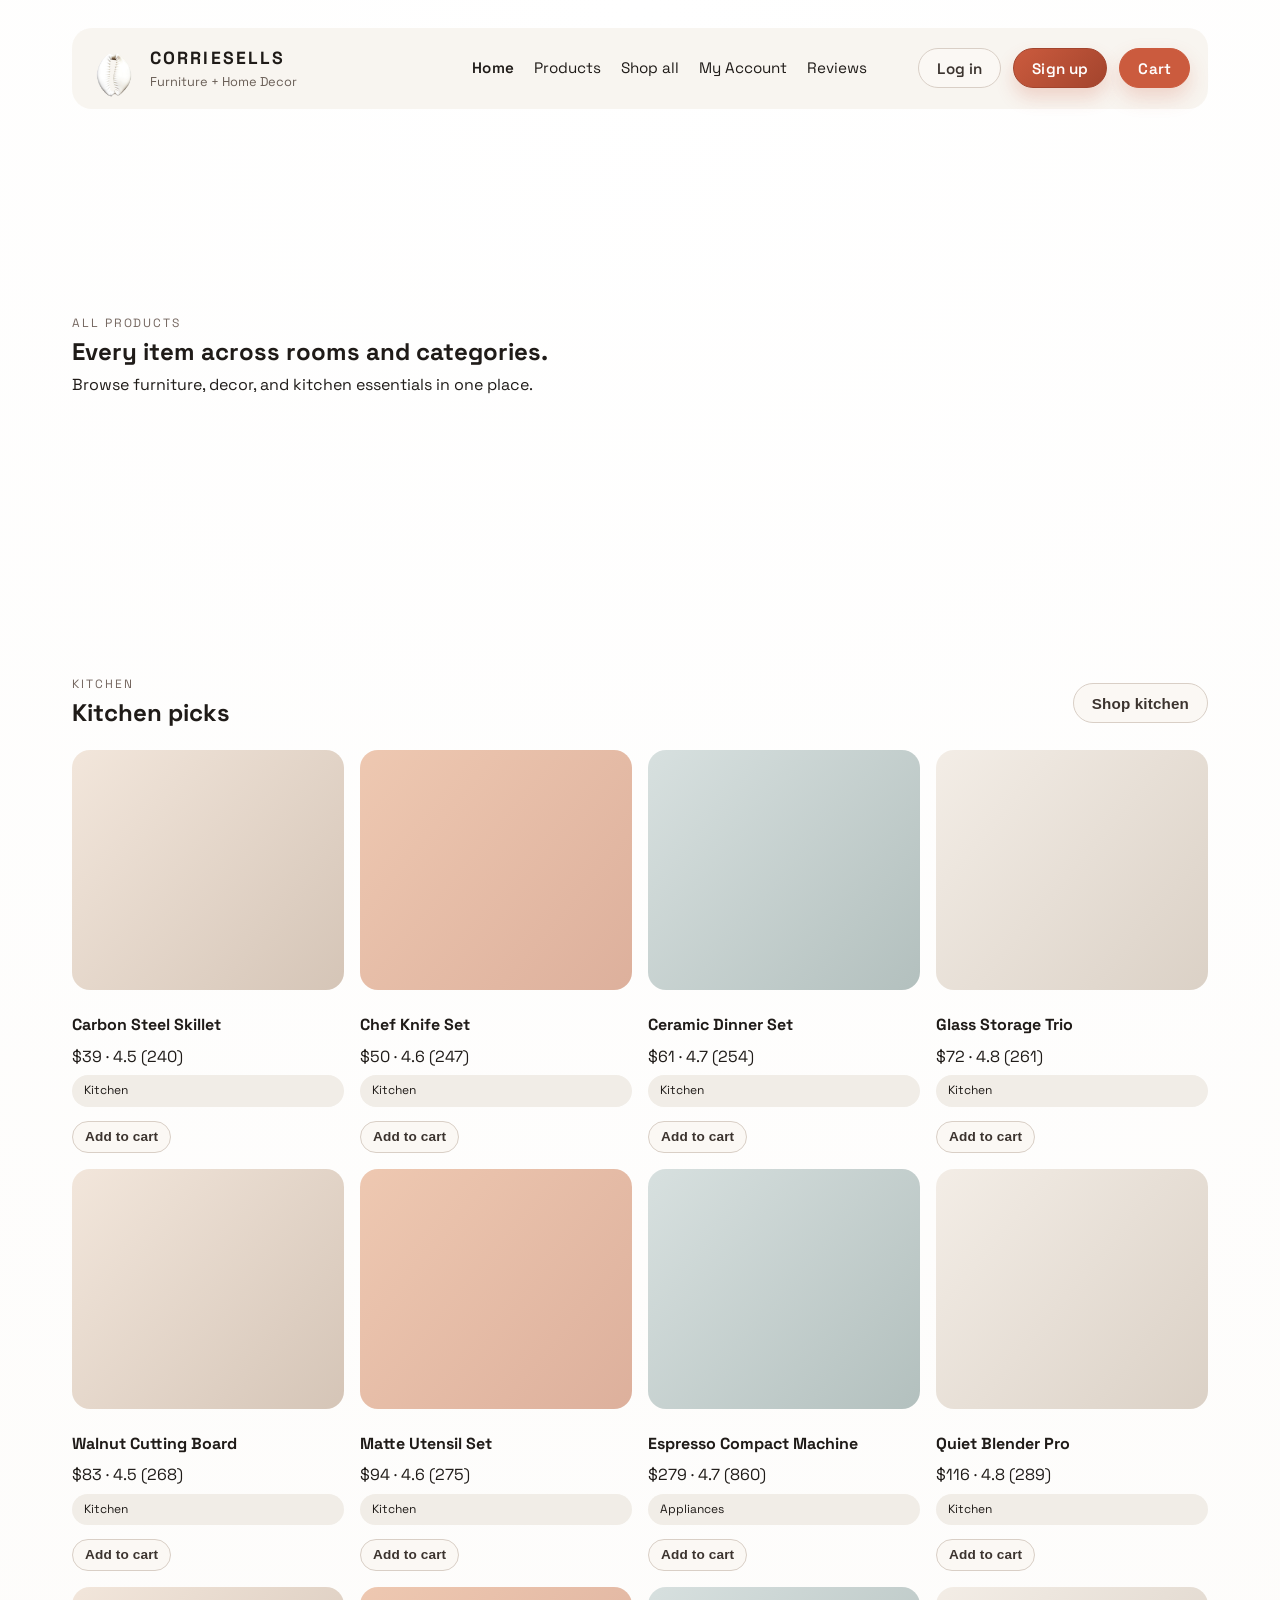
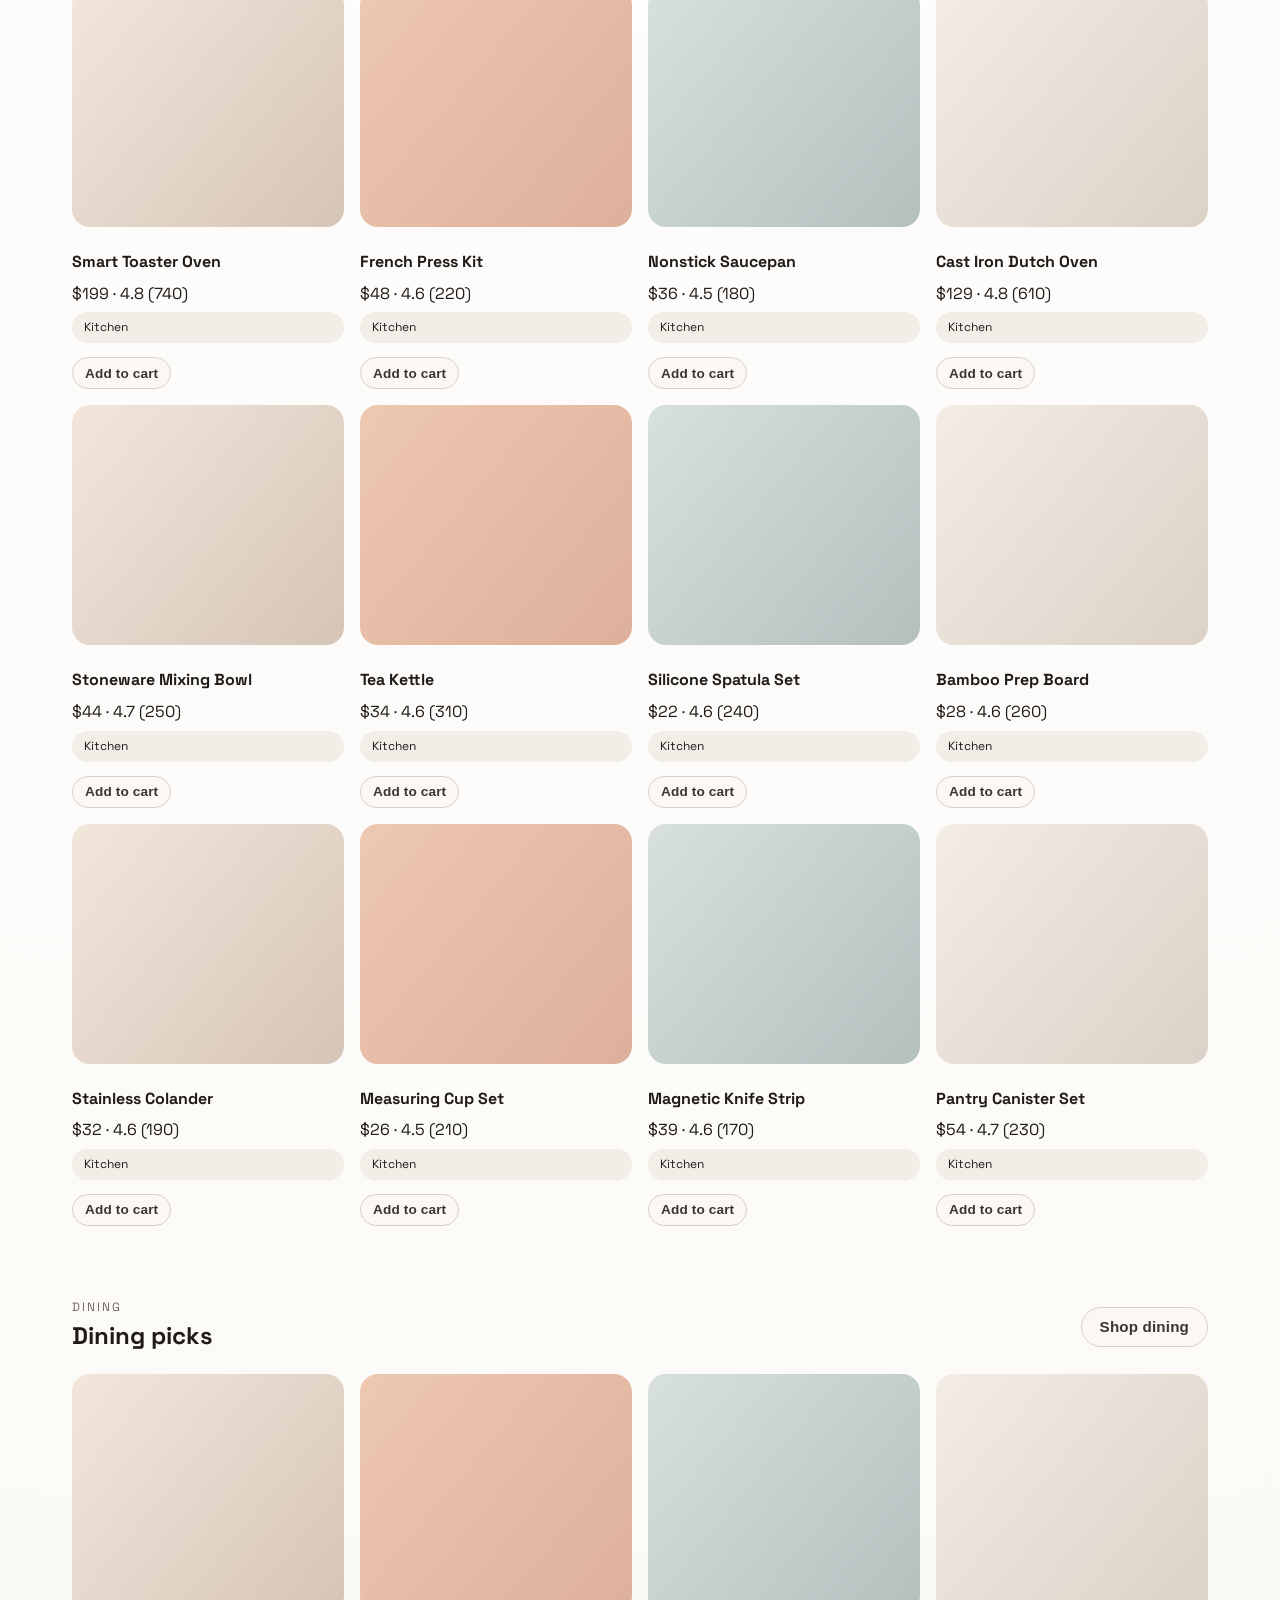
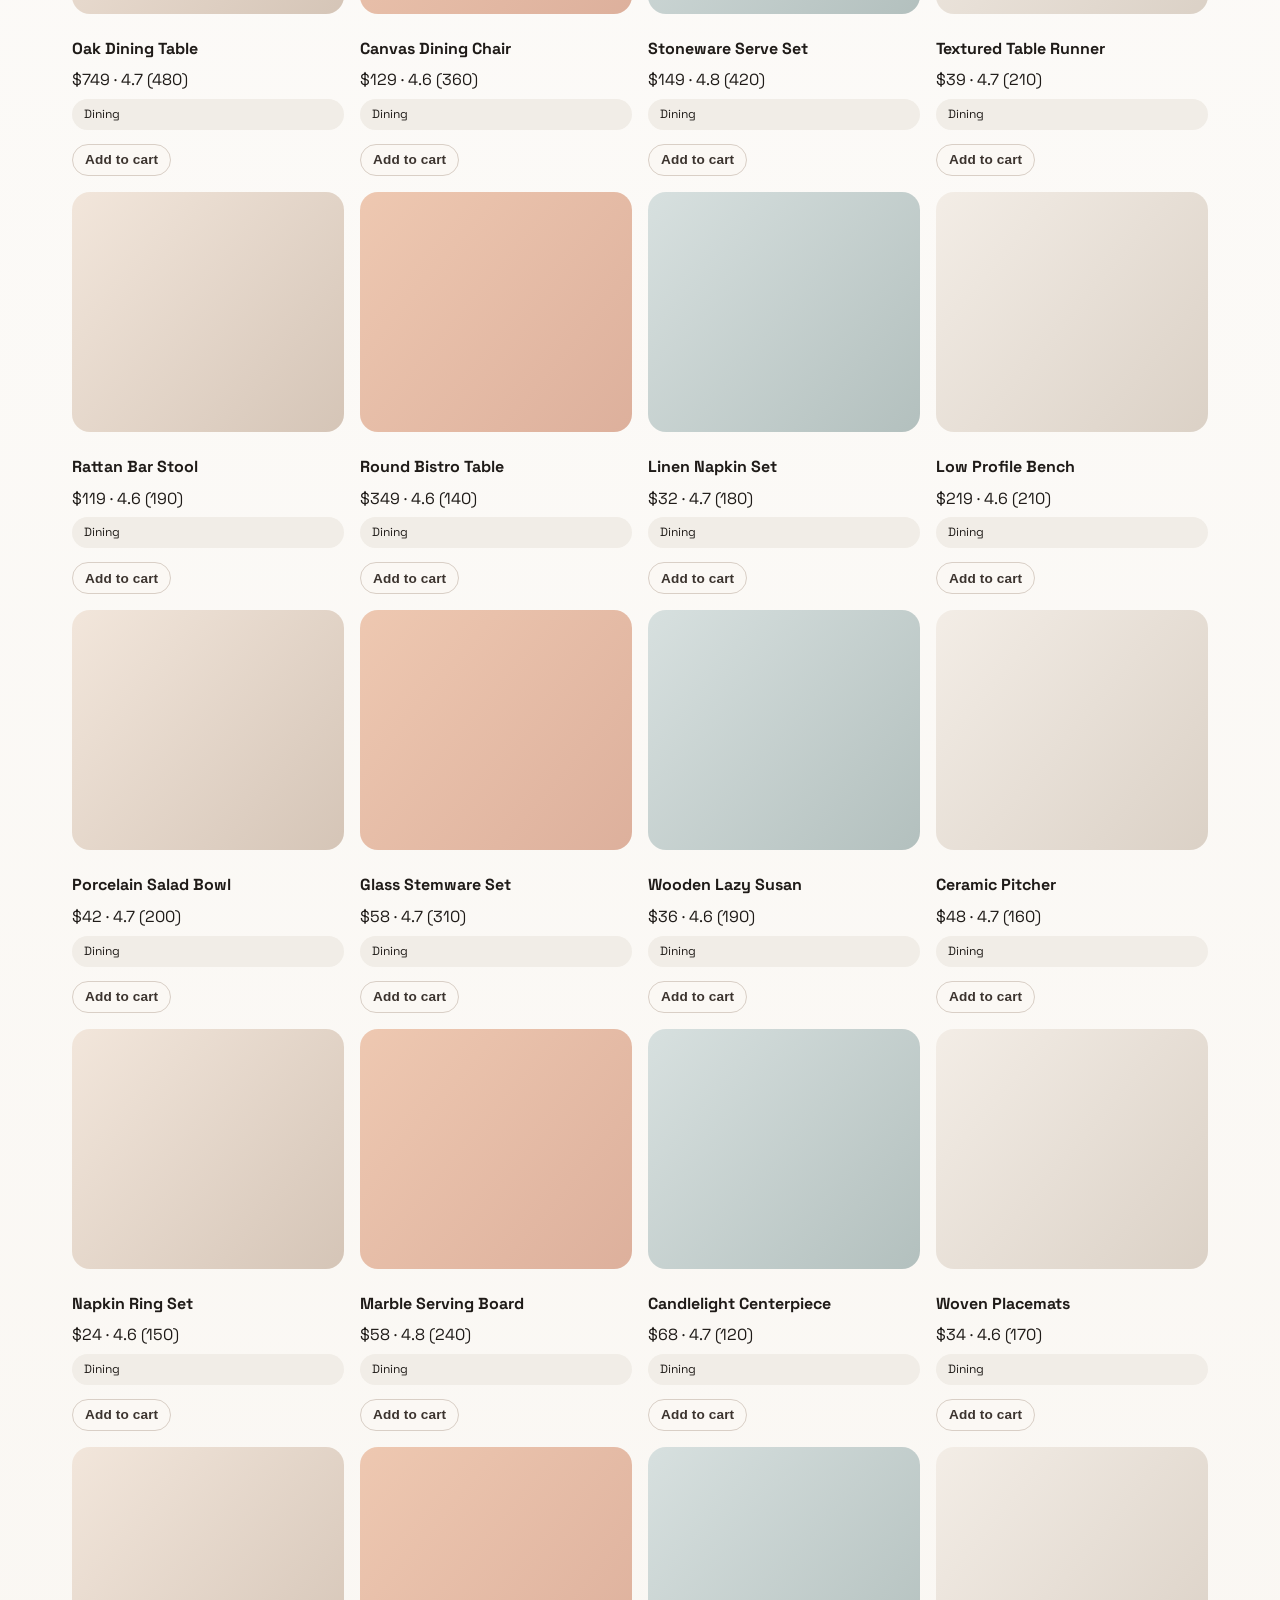
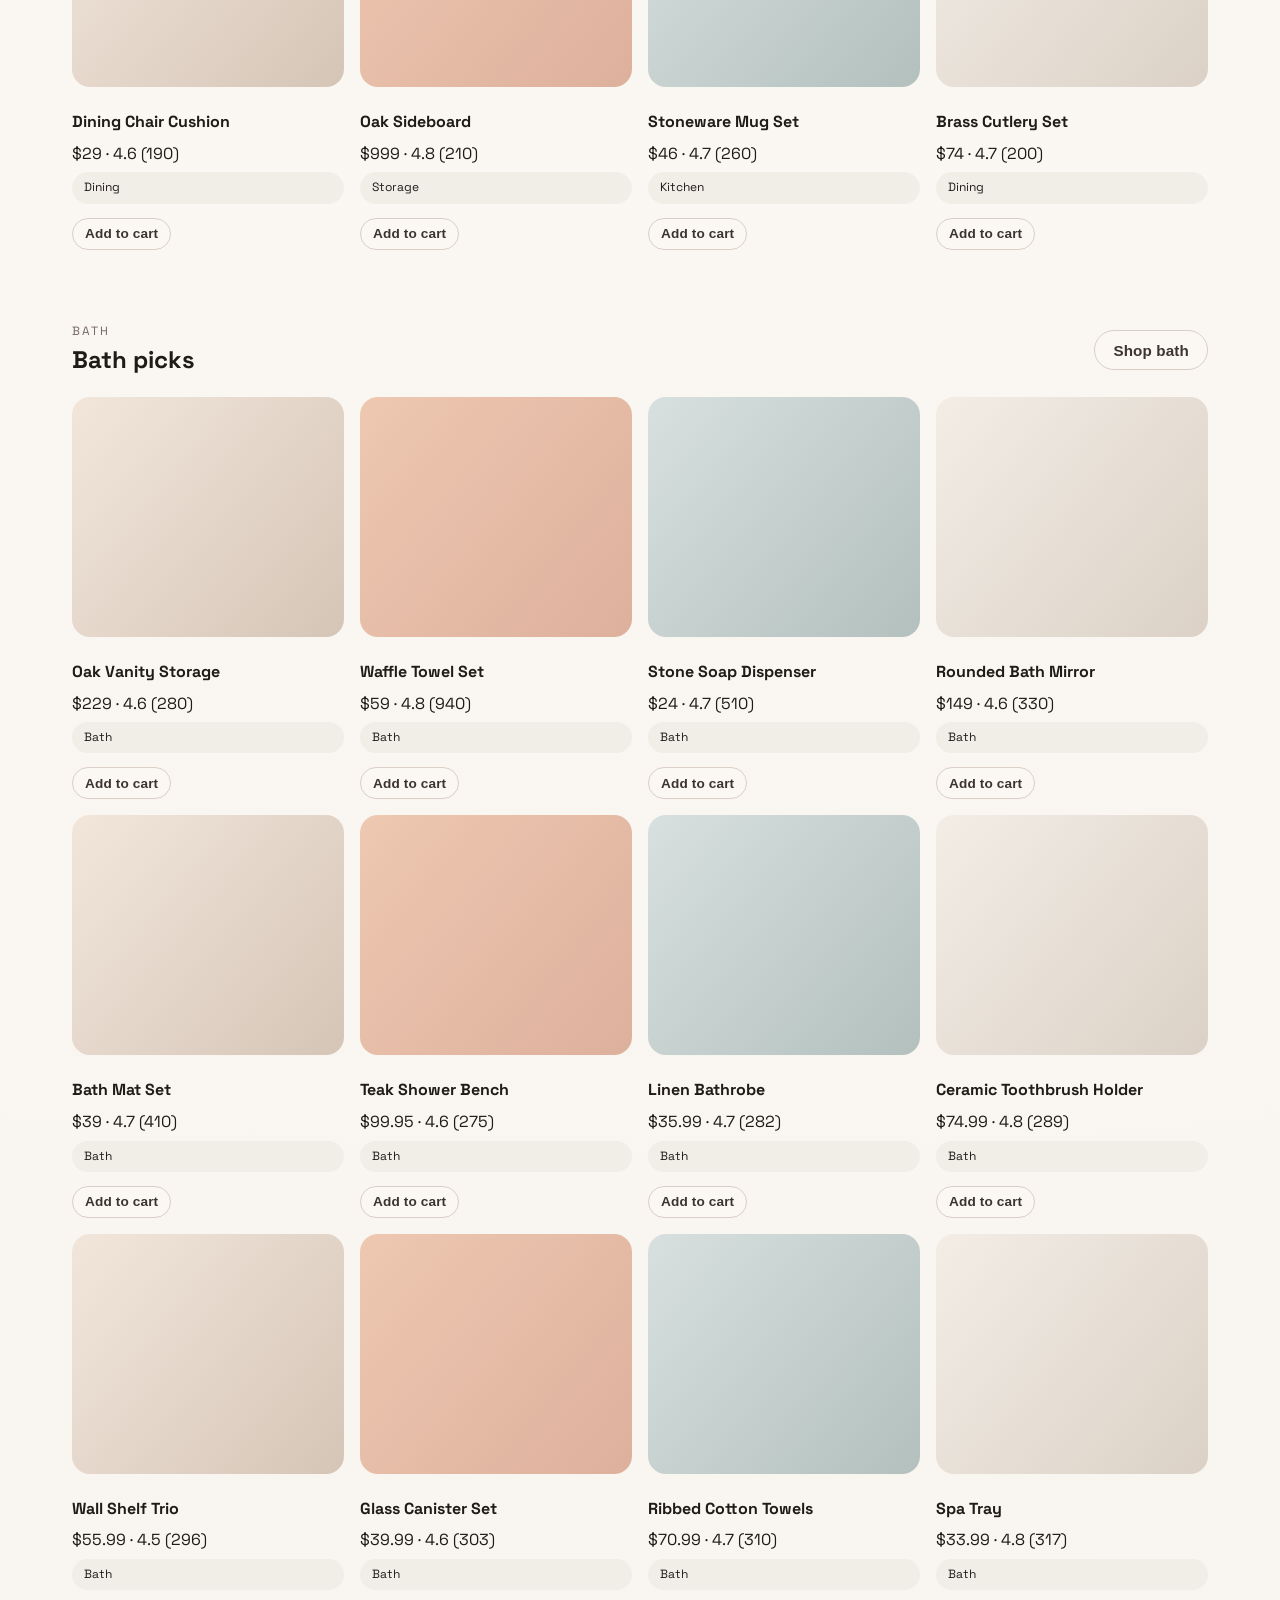
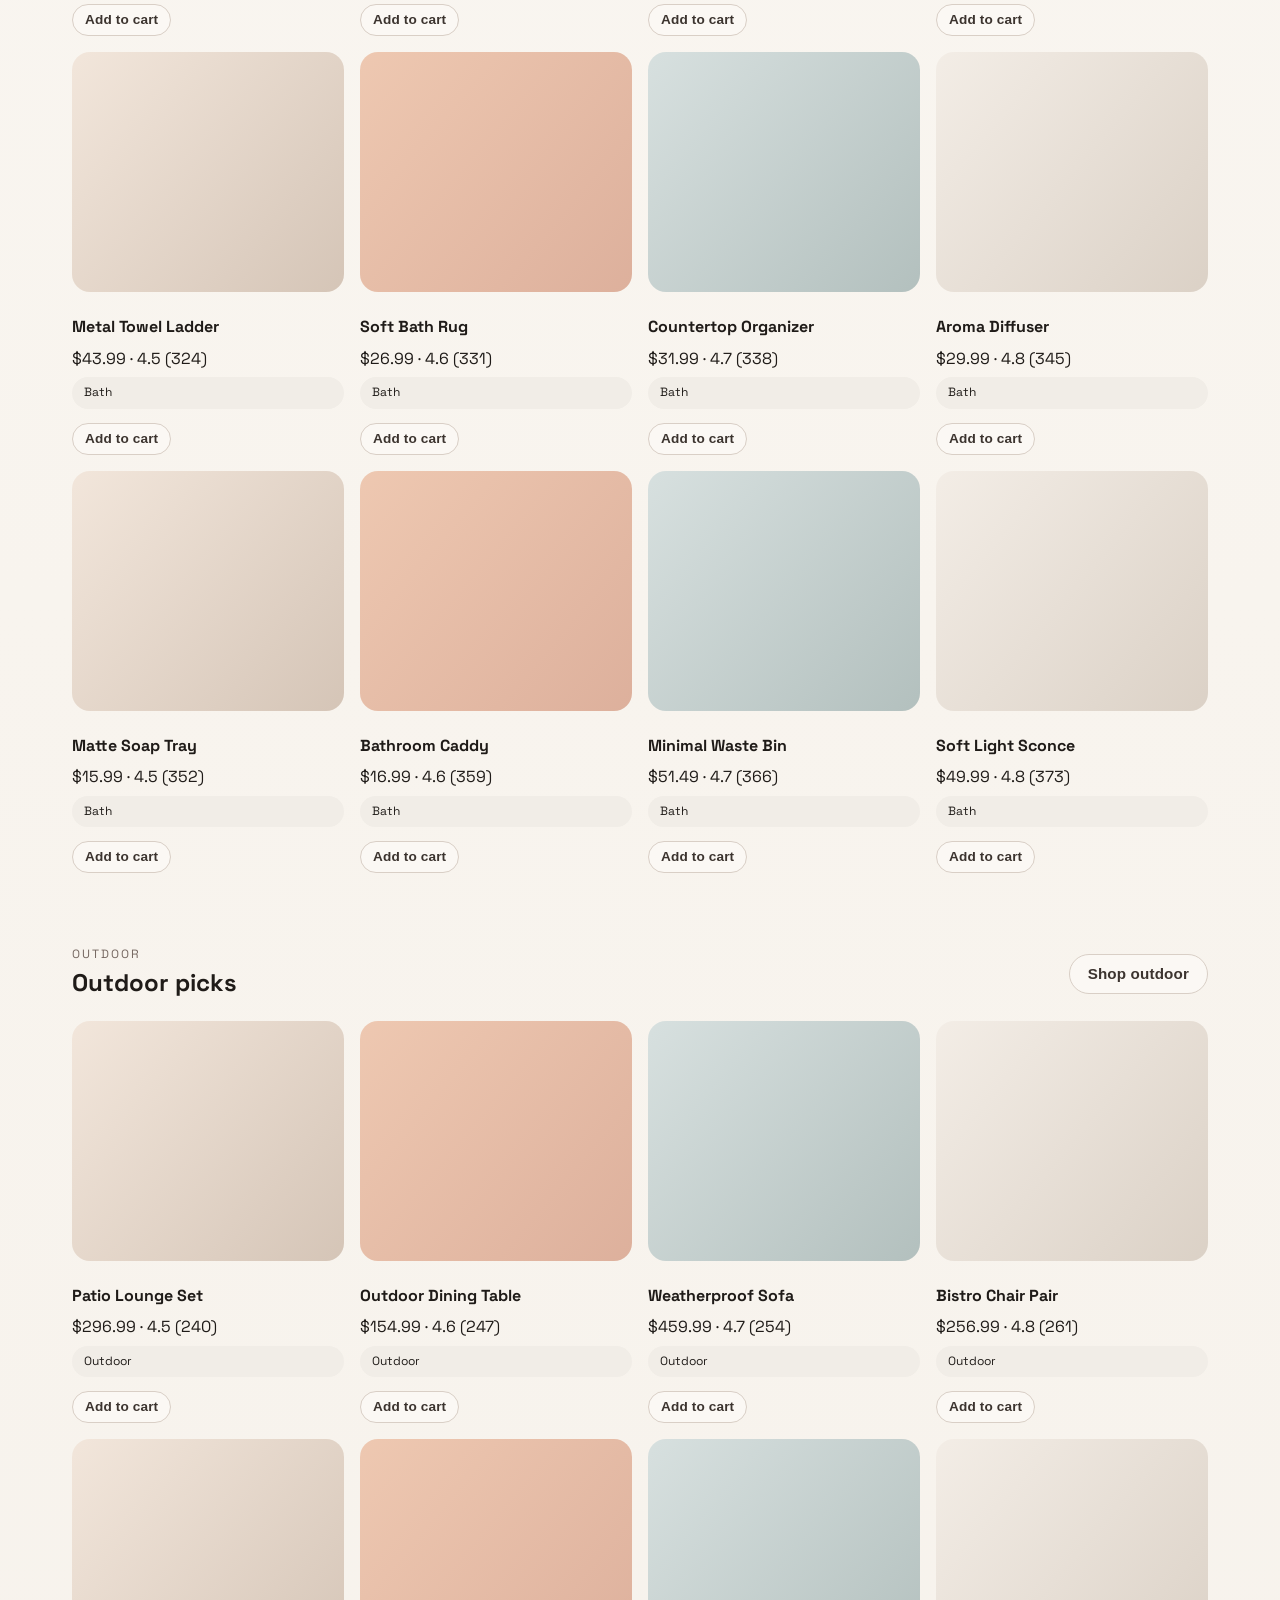
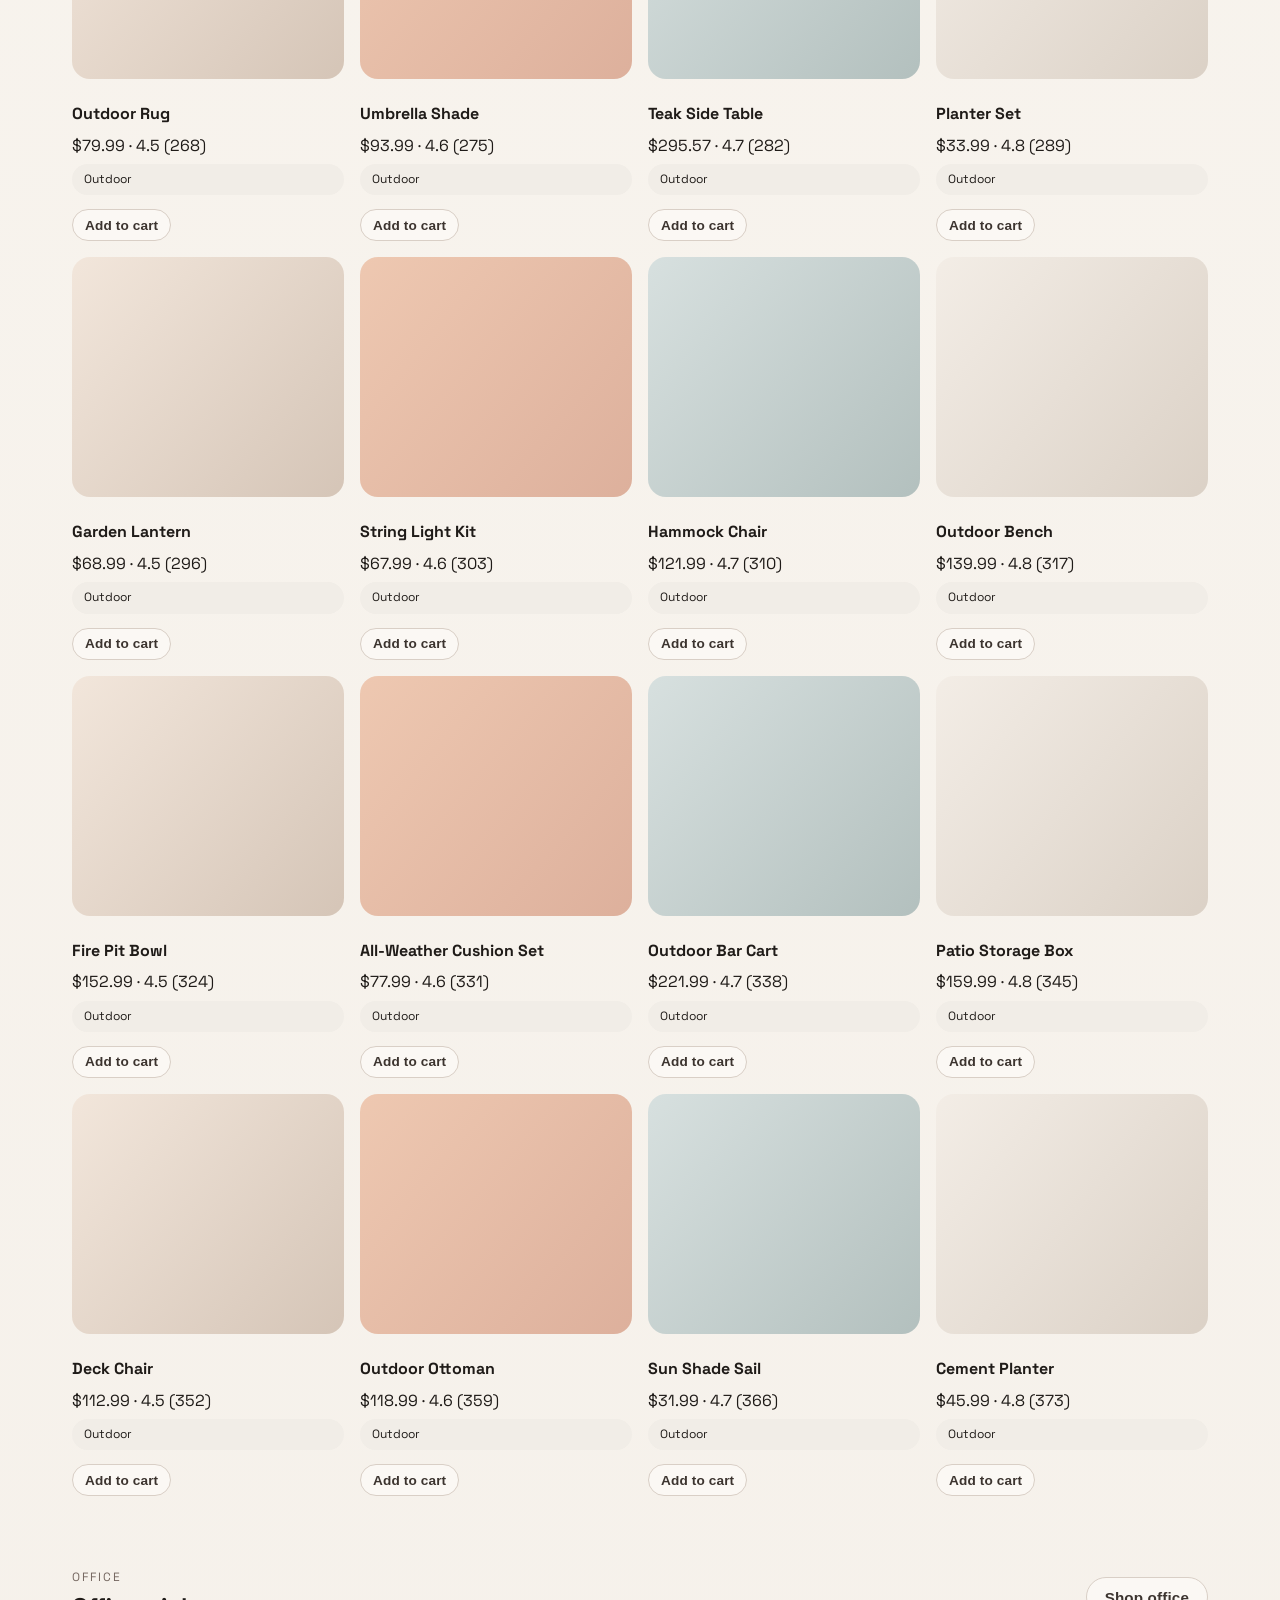
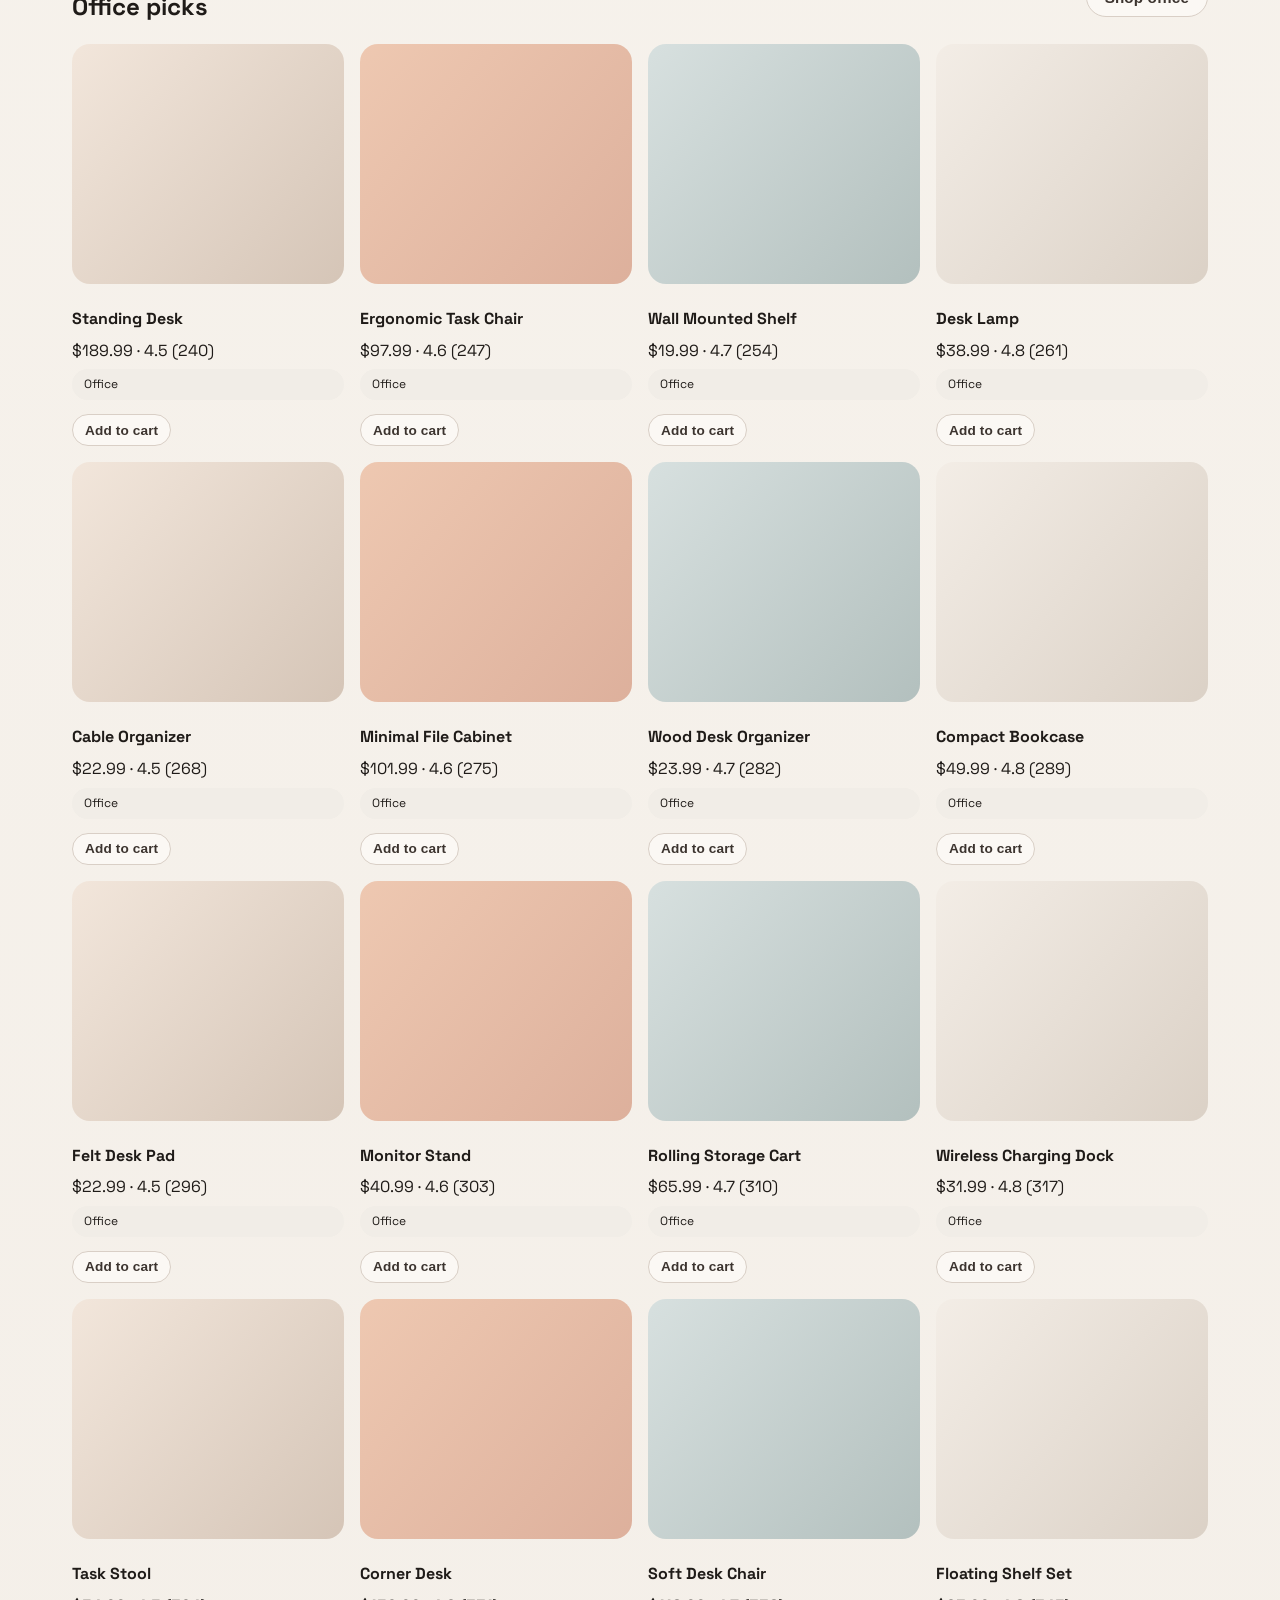
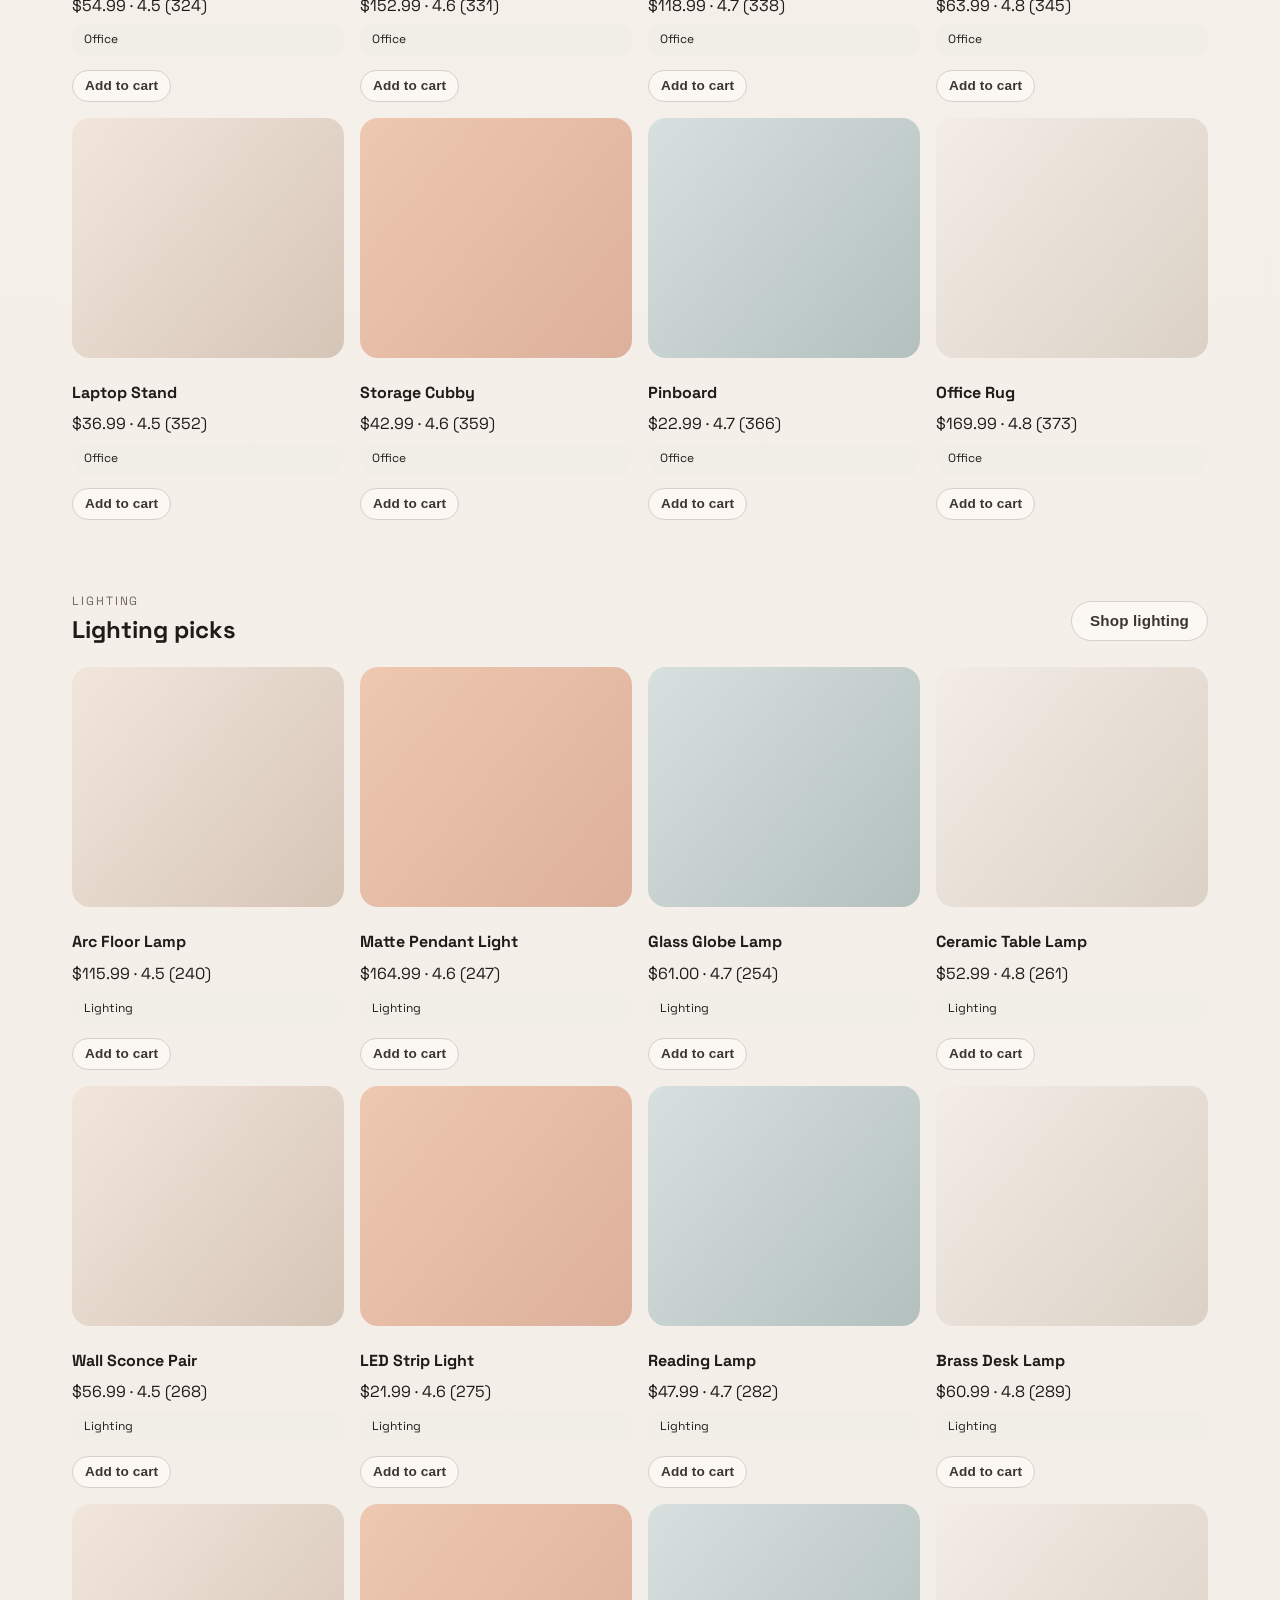
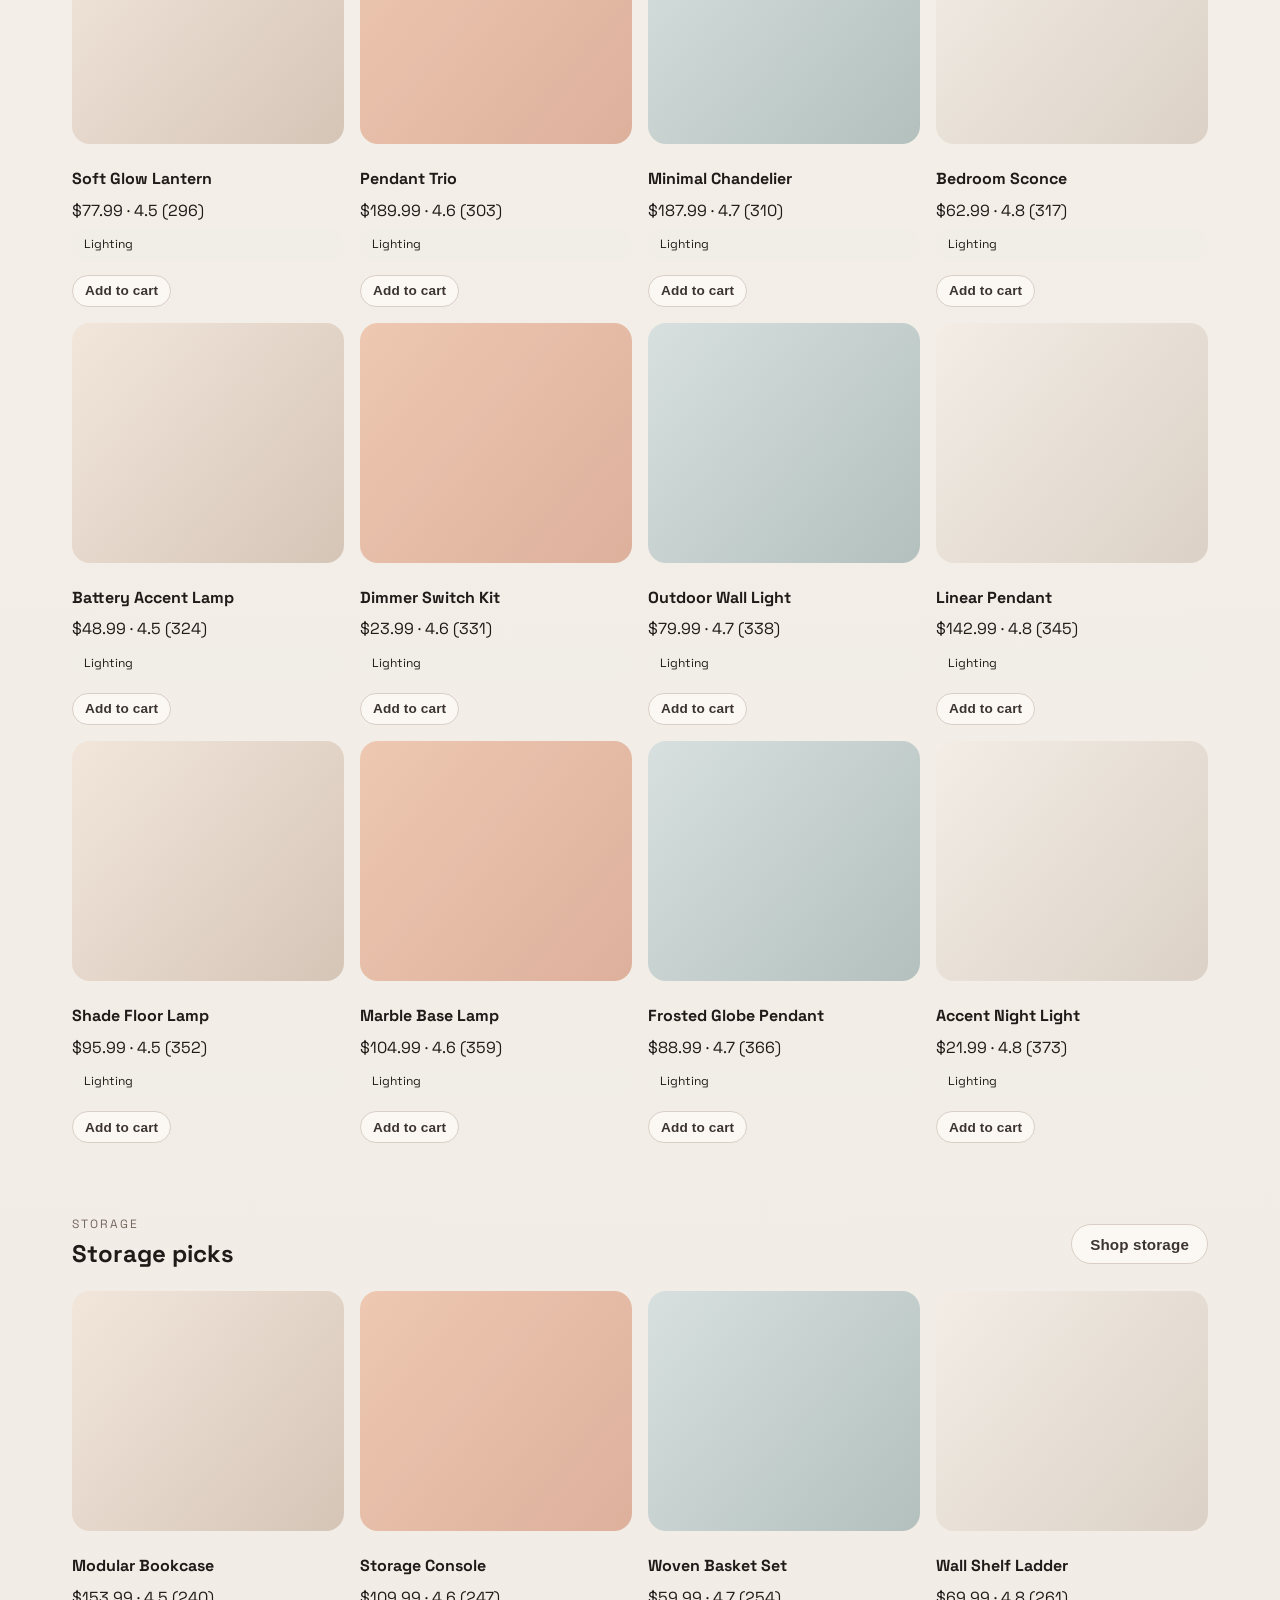
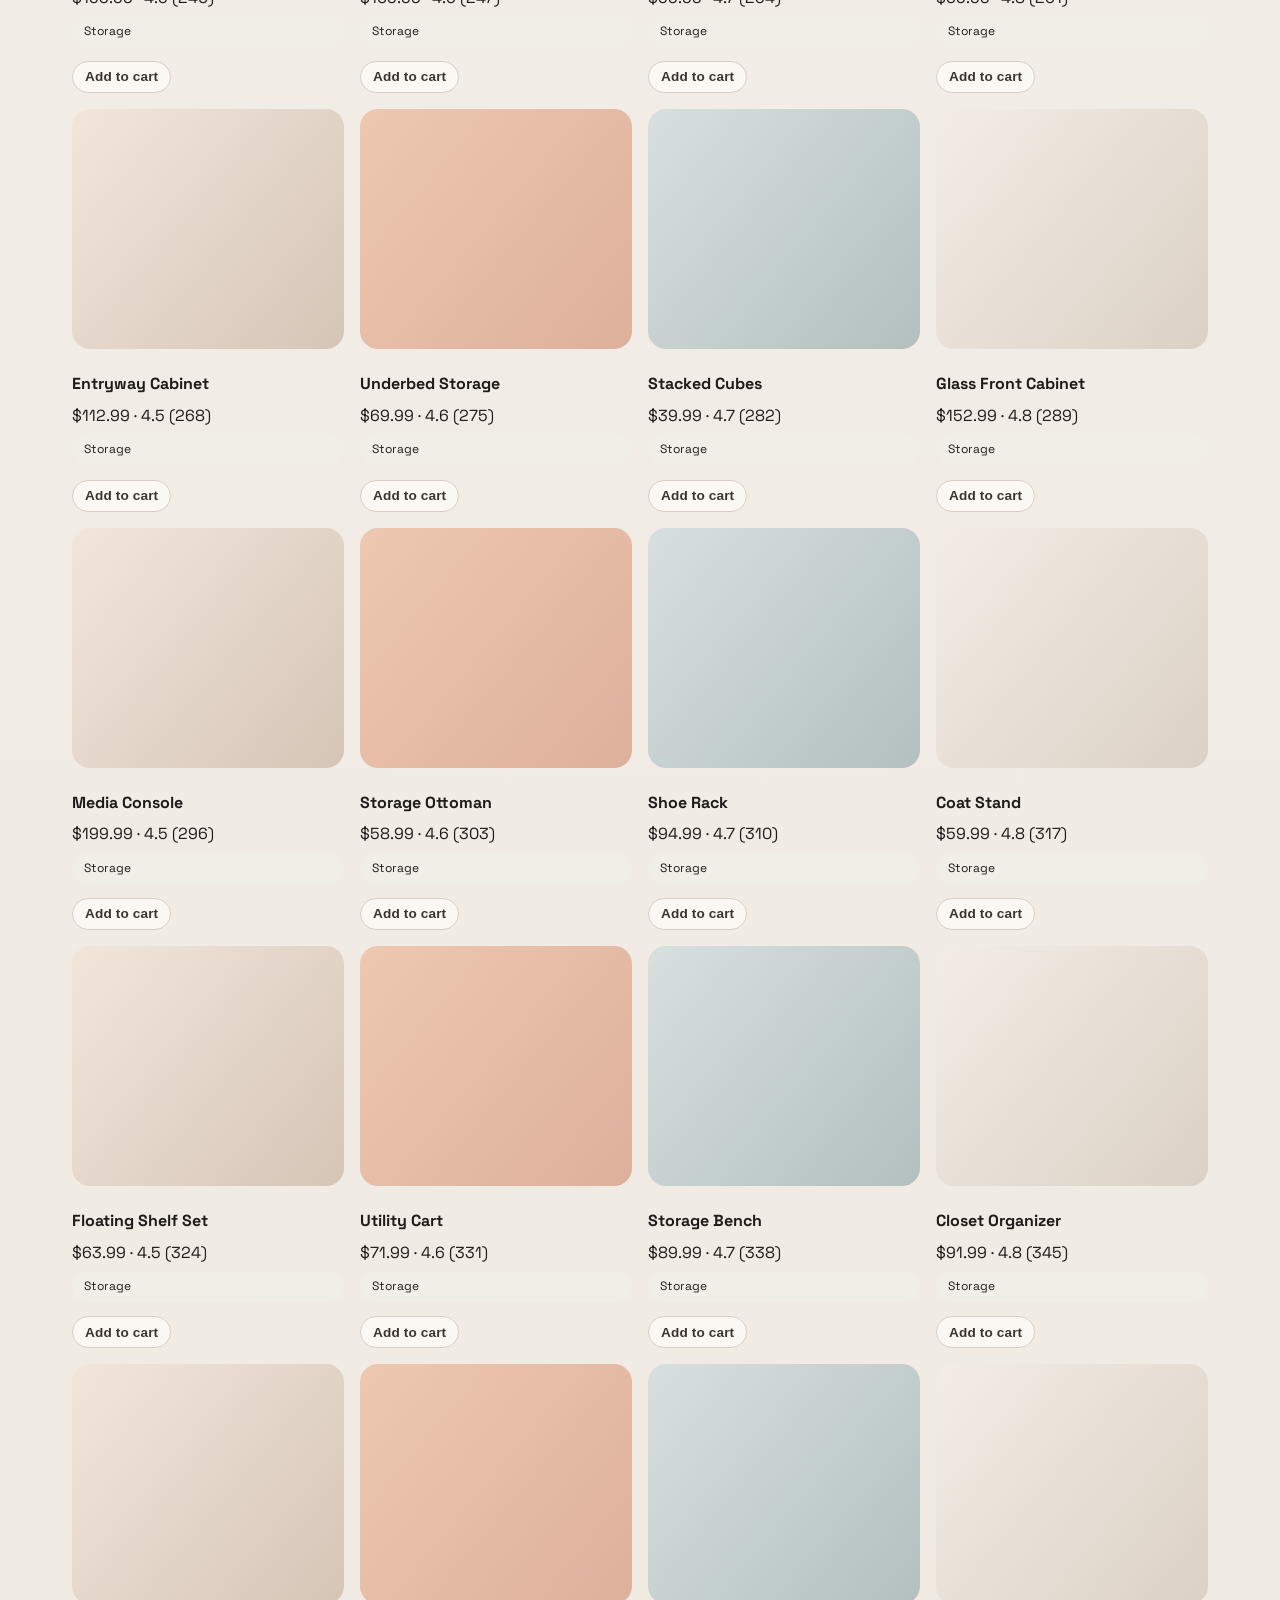
<file: products.html>
<!doctype html>
<html lang="en">
  <head>
    <meta charset="UTF-8" />
    <meta name="viewport" content="width=device-width, initial-scale=1.0" />
    <title>CORRIESELLS | Products</title>
    <link rel="icon" href="favicon.ico" type="image/x-icon" />
    <link rel="preconnect" href="https://fonts.googleapis.com" />
    <link rel="preconnect" href="https://fonts.gstatic.com" crossorigin />
    <link
      href="https://fonts.googleapis.com/css2?family=Space+Grotesk:wght@400;500;600;700&family=Spectral:wght@400;500;600&display=swap"
      rel="stylesheet"
    />
    <link rel="stylesheet" href="styles.css" />
  </head>
  <body>
    <div class="page">
      <header class="topbar">
        <div class="brand">
          <div class="brand-mark"><img src="logo.png" alt="CORRIESELLS logo" class="brand-logo" /></div>
          <div>
            <p class="brand-title">CORRIESELLS</p>
            <p class="brand-subtitle">Furniture + Home Decor</p>
          </div>
        </div>
        <nav class="topnav advanced-nav">
  <div class="nav-row">
    <a href="index.html" class="nav-brand">Home</a>
    <a href="products.html">Products</a>
    <a href="category.html">Shop all</a>
    
                  <a href="dashboard.html">My Account</a>
<a href="index.html#reviews">Reviews</a>
  </div>
  
</nav>
        <div class="topbar-actions">
          <a class="auth-button secondary" href="login.html" data-auth-guest>Log in</a>
          <a class="auth-button primary" href="signup.html" data-auth-guest>Sign up</a>
          <a class="solid-button" href="cart.html">Cart</a>
          <button class="ghost-button" type="button" data-auth-user data-auth-logout>Log out</button>
          </a>
          <button class="menu-button" aria-label="Open navigation" data-menu-toggle>
            <span></span>
            <span></span>
            <span></span>
          </button>
        </div>
      </header>

      <aside class="mobile-drawer" data-mobile-drawer>
        <div class="drawer-header">
          <p>Menu</p>
          <button class="ghost-button" data-menu-close>Close</button>
        </div>
        <nav class="drawer-nav">
  <a href="index.html">Home</a>
  <a href="products.html">Products</a>
  <a href="category.html">Shop all</a>
  
                <a href="dashboard.html">My Account</a>
<a href="index.html#reviews">Reviews</a>
  <a href="index.html#kitchen">Kitchen</a>
  <a href="index.html#dining">Dining</a>
  <a href="index.html#bath">Bath</a>
</nav>


      </aside>
      <div class="drawer-backdrop" data-drawer-backdrop></div>

      <section class="category-hero">
        <div>
          <p class="eyebrow">All products</p>
          <h1>Every item across rooms and categories.</h1>
          <p>Browse furniture, decor, and kitchen essentials in one place.</p>
        </div>
        <div class="category-banner"></div>
      </section>
      <div data-search-scope="products"></div>

            <section class="product-showcase" id="kitchen">
        <div class="showcase-header">
          <div>
            <p class="eyebrow">Kitchen</p>
            <h2>Kitchen picks</h2>
          </div>
          <button class="ghost-button">Shop kitchen</button>
        </div>
        <div class="product-grid">
          <article>
            <div class="product-image sand"></div>
            <div class="product-meta">
              <h4>Carbon Steel Skillet</h4>
              <p>$67.99 · 4.5 (240)</p>
              <span class="pill">Kitchen</span>
            </div>
          </article>
          <article>
            <div class="product-image warm"></div>
            <div class="product-meta">
              <h4>Chef Knife Set</h4>
              <p>$28.79 · 4.6 (247)</p>
              <span class="pill">Kitchen</span>
            </div>
          </article>
          <article>
            <div class="product-image cool"></div>
            <div class="product-meta">
              <h4>Ceramic Dinner Set</h4>
              <p>$115.99 · 4.7 (254)</p>
              <span class="pill">Kitchen</span>
            </div>
          </article>
          <article>
            <div class="product-image alt"></div>
            <div class="product-meta">
              <h4>Glass Storage Trio</h4>
              <p>$29.99 · 4.8 (261)</p>
              <span class="pill">Kitchen</span>
            </div>
          </article>
          <article>
            <div class="product-image sand"></div>
            <div class="product-meta">
              <h4>Walnut Cutting Board</h4>
              <p>$47.99 · 4.5 (268)</p>
              <span class="pill">Kitchen</span>
            </div>
          </article>
          <article>
            <div class="product-image warm"></div>
            <div class="product-meta">
              <h4>Matte Utensil Set</h4>
              <p>$35.99 · 4.6 (275)</p>
              <span class="pill">Kitchen</span>
            </div>
          </article>
          <article>
            <div class="product-image cool"></div>
            <div class="product-meta">
              <h4>Espresso Compact Machine</h4>
              <p>$54.99 · 4.7 (282)</p>
              <span class="pill">Kitchen</span>
            </div>
          </article>
          <article>
            <div class="product-image alt"></div>
            <div class="product-meta">
              <h4>Quiet Blender Pro</h4>
              <p>$244.99 · 4.8 (289)</p>
              <span class="pill">Kitchen</span>
            </div>
          </article>
          <article>
            <div class="product-image sand"></div>
            <div class="product-meta">
              <h4>Smart Toaster Oven</h4>
              <p>$68.27 · 4.5 (296)</p>
              <span class="pill">Kitchen</span>
            </div>
          </article>
          <article>
            <div class="product-image warm"></div>
            <div class="product-meta">
              <h4>French Press Kit</h4>
              <p>$53.99 · 4.6 (303)</p>
              <span class="pill">Kitchen</span>
            </div>
          </article>
          <article>
            <div class="product-image cool"></div>
            <div class="product-meta">
              <h4>Nonstick Saucepan</h4>
              <p>$37.99 · 4.7 (310)</p>
              <span class="pill">Kitchen</span>
            </div>
          </article>
          <article>
            <div class="product-image alt"></div>
            <div class="product-meta">
              <h4>Cast Iron Dutch Oven</h4>
              <p>$59.99 · 4.8 (317)</p>
              <span class="pill">Kitchen</span>
            </div>
          </article>
          <article>
            <div class="product-image sand"></div>
            <div class="product-meta">
              <h4>Stoneware Mixing Bowl</h4>
              <p>$49.99 · 4.5 (324)</p>
              <span class="pill">Kitchen</span>
            </div>
          </article>
          <article>
            <div class="product-image warm"></div>
            <div class="product-meta">
              <h4>Tea Kettle</h4>
              <p>$49.99 · 4.6 (331)</p>
              <span class="pill">Kitchen</span>
            </div>
          </article>
          <article>
            <div class="product-image cool"></div>
            <div class="product-meta">
              <h4>Silicone Spatula Set</h4>
              <p>$21.99 · 4.7 (338)</p>
              <span class="pill">Kitchen</span>
            </div>
          </article>
          <article>
            <div class="product-image alt"></div>
            <div class="product-meta">
              <h4>Bamboo Prep Board</h4>
              <p>$31.99 · 4.8 (345)</p>
              <span class="pill">Kitchen</span>
            </div>
          </article>
          <article>
            <div class="product-image sand"></div>
            <div class="product-meta">
              <h4>Stainless Colander</h4>
              <p>$33.99 · 4.5 (352)</p>
              <span class="pill">Kitchen</span>
            </div>
          </article>
          <article>
            <div class="product-image warm"></div>
            <div class="product-meta">
              <h4>Measuring Cup Set</h4>
              <p>$18.99 · 4.6 (359)</p>
              <span class="pill">Kitchen</span>
            </div>
          </article>
          <article>
            <div class="product-image cool"></div>
            <div class="product-meta">
              <h4>Magnetic Knife Strip</h4>
              <p>$22.99 · 4.7 (366)</p>
              <span class="pill">Kitchen</span>
            </div>
          </article>
          <article>
            <div class="product-image alt"></div>
            <div class="product-meta">
              <h4>Pantry Canister Set</h4>
              <p>$44.99 · 4.8 (373)</p>
              <span class="pill">Kitchen</span>
            </div>
          </article>
        </div>
      </section>

      <section class="product-showcase" id="dining">
        <div class="showcase-header">
          <div>
            <p class="eyebrow">Dining</p>
            <h2>Dining picks</h2>
          </div>
          <button class="ghost-button">Shop dining</button>
        </div>
        <div class="product-grid">
          <article>
            <div class="product-image sand"></div>
            <div class="product-meta">
              <h4>Oak Dining Table</h4>
              <p>$429.99 · 4.5 (240)</p>
              <span class="pill">Dining</span>
            </div>
          </article>
          <article>
            <div class="product-image warm"></div>
            <div class="product-meta">
              <h4>Canvas Dining Chair</h4>
              <p>$135.00 · 4.6 (247)</p>
              <span class="pill">Dining</span>
            </div>
          </article>
          <article>
            <div class="product-image cool"></div>
            <div class="product-meta">
              <h4>Stoneware Serve Set</h4>
              <p>$89.99 · 4.7 (254)</p>
              <span class="pill">Dining</span>
            </div>
          </article>
          <article>
            <div class="product-image alt"></div>
            <div class="product-meta">
              <h4>Textured Table Runner</h4>
              <p>$32.99 · 4.8 (261)</p>
              <span class="pill">Dining</span>
            </div>
          </article>
          <article>
            <div class="product-image sand"></div>
            <div class="product-meta">
              <h4>Rattan Bar Stool</h4>
              <p>$149.99 · 4.5 (268)</p>
              <span class="pill">Dining</span>
            </div>
          </article>
          <article>
            <div class="product-image warm"></div>
            <div class="product-meta">
              <h4>Round Bistro Table</h4>
              <p>$2,262.00 · 4.6 (275)</p>
              <span class="pill">Dining</span>
            </div>
          </article>
          <article>
            <div class="product-image cool"></div>
            <div class="product-meta">
              <h4>Linen Napkin Set</h4>
              <p>$101.99 · 4.7 (282)</p>
              <span class="pill">Dining</span>
            </div>
          </article>
          <article>
            <div class="product-image alt"></div>
            <div class="product-meta">
              <h4>Low Profile Bench</h4>
              <p>$399.99 · 4.8 (289)</p>
              <span class="pill">Dining</span>
            </div>
          </article>
          <article>
            <div class="product-image sand"></div>
            <div class="product-meta">
              <h4>Porcelain Salad Bowl</h4>
              <p>$42.99 · 4.5 (296)</p>
              <span class="pill">Dining</span>
            </div>
          </article>
          <article>
            <div class="product-image warm"></div>
            <div class="product-meta">
              <h4>Glass Stemware Set</h4>
              <p>$42.99 · 4.6 (303)</p>
              <span class="pill">Dining</span>
            </div>
          </article>
          <article>
            <div class="product-image cool"></div>
            <div class="product-meta">
              <h4>Wooden Lazy Susan</h4>
              <p>$49.99 · 4.7 (310)</p>
              <span class="pill">Dining</span>
            </div>
          </article>
          <article>
            <div class="product-image alt"></div>
            <div class="product-meta">
              <h4>Ceramic Pitcher</h4>
              <p>$47.99 · 4.8 (317)</p>
              <span class="pill">Dining</span>
            </div>
          </article>
          <article>
            <div class="product-image sand"></div>
            <div class="product-meta">
              <h4>Napkin Ring Set</h4>
              <p>$33.99 · 4.5 (324)</p>
              <span class="pill">Dining</span>
            </div>
          </article>
          <article>
            <div class="product-image warm"></div>
            <div class="product-meta">
              <h4>Marble Serving Board</h4>
              <p>$28.99 · 4.6 (331)</p>
              <span class="pill">Dining</span>
            </div>
          </article>
          <article>
            <div class="product-image cool"></div>
            <div class="product-meta">
              <h4>Candlelight Centerpiece</h4>
              <p>$86.99 · 4.7 (338)</p>
              <span class="pill">Dining</span>
            </div>
          </article>
          <article>
            <div class="product-image alt"></div>
            <div class="product-meta">
              <h4>Woven Placemats</h4>
              <p>$28.99 · 4.8 (345)</p>
              <span class="pill">Dining</span>
            </div>
          </article>
          <article>
            <div class="product-image sand"></div>
            <div class="product-meta">
              <h4>Dining Chair Cushion</h4>
              <p>$69.99 · 4.5 (352)</p>
              <span class="pill">Dining</span>
            </div>
          </article>
          <article>
            <div class="product-image warm"></div>
            <div class="product-meta">
              <h4>Oak Sideboard</h4>
              <p>$275.99 · 4.6 (359)</p>
              <span class="pill">Dining</span>
            </div>
          </article>
          <article>
            <div class="product-image cool"></div>
            <div class="product-meta">
              <h4>Stoneware Mug Set</h4>
              <p>$27.00 · 4.7 (366)</p>
              <span class="pill">Dining</span>
            </div>
          </article>
          <article>
            <div class="product-image alt"></div>
            <div class="product-meta">
              <h4>Brass Cutlery Set</h4>
              <p>$67.99 · 4.8 (373)</p>
              <span class="pill">Dining</span>
            </div>
          </article>
        </div>
      </section>

      <section class="product-showcase" id="bath">
        <div class="showcase-header">
          <div>
            <p class="eyebrow">Bath</p>
            <h2>Bath picks</h2>
          </div>
          <button class="ghost-button">Shop bath</button>
        </div>
        <div class="product-grid">
          <article>
            <div class="product-image sand"></div>
            <div class="product-meta">
              <h4>Oak Vanity Storage</h4>
              <p>$439.99 · 4.5 (240)</p>
              <span class="pill">Bath</span>
            </div>
          </article>
          <article>
            <div class="product-image warm"></div>
            <div class="product-meta">
              <h4>Waffle Towel Set</h4>
              <p>$100.00 · 4.6 (247)</p>
              <span class="pill">Bath</span>
            </div>
          </article>
          <article>
            <div class="product-image cool"></div>
            <div class="product-meta">
              <h4>Stone Soap Dispenser</h4>
              <p>$91.99 · 4.7 (254)</p>
              <span class="pill">Bath</span>
            </div>
          </article>
          <article>
            <div class="product-image alt"></div>
            <div class="product-meta">
              <h4>Rounded Bath Mirror</h4>
              <p>$199.99 · 4.8 (261)</p>
              <span class="pill">Bath</span>
            </div>
          </article>
          <article>
            <div class="product-image sand"></div>
            <div class="product-meta">
              <h4>Bath Mat Set</h4>
              <p>$41.99 · 4.5 (268)</p>
              <span class="pill">Bath</span>
            </div>
          </article>
          <article>
            <div class="product-image warm"></div>
            <div class="product-meta">
              <h4>Teak Shower Bench</h4>
              <p>$99.95 · 4.6 (275)</p>
              <span class="pill">Bath</span>
            </div>
          </article>
          <article>
            <div class="product-image cool"></div>
            <div class="product-meta">
              <h4>Linen Bathrobe</h4>
              <p>$35.99 · 4.7 (282)</p>
              <span class="pill">Bath</span>
            </div>
          </article>
          <article>
            <div class="product-image alt"></div>
            <div class="product-meta">
              <h4>Ceramic Toothbrush Holder</h4>
              <p>$74.99 · 4.8 (289)</p>
              <span class="pill">Bath</span>
            </div>
          </article>
          <article>
            <div class="product-image sand"></div>
            <div class="product-meta">
              <h4>Wall Shelf Trio</h4>
              <p>$55.99 · 4.5 (296)</p>
              <span class="pill">Bath</span>
            </div>
          </article>
          <article>
            <div class="product-image warm"></div>
            <div class="product-meta">
              <h4>Glass Canister Set</h4>
              <p>$39.99 · 4.6 (303)</p>
              <span class="pill">Bath</span>
            </div>
          </article>
          <article>
            <div class="product-image cool"></div>
            <div class="product-meta">
              <h4>Ribbed Cotton Towels</h4>
              <p>$70.99 · 4.7 (310)</p>
              <span class="pill">Bath</span>
            </div>
          </article>
          <article>
            <div class="product-image alt"></div>
            <div class="product-meta">
              <h4>Spa Tray</h4>
              <p>$33.99 · 4.8 (317)</p>
              <span class="pill">Bath</span>
            </div>
          </article>
          <article>
            <div class="product-image sand"></div>
            <div class="product-meta">
              <h4>Metal Towel Ladder</h4>
              <p>$43.99 · 4.5 (324)</p>
              <span class="pill">Bath</span>
            </div>
          </article>
          <article>
            <div class="product-image warm"></div>
            <div class="product-meta">
              <h4>Soft Bath Rug</h4>
              <p>$26.99 · 4.6 (331)</p>
              <span class="pill">Bath</span>
            </div>
          </article>
          <article>
            <div class="product-image cool"></div>
            <div class="product-meta">
              <h4>Countertop Organizer</h4>
              <p>$31.99 · 4.7 (338)</p>
              <span class="pill">Bath</span>
            </div>
          </article>
          <article>
            <div class="product-image alt"></div>
            <div class="product-meta">
              <h4>Aroma Diffuser</h4>
              <p>$29.99 · 4.8 (345)</p>
              <span class="pill">Bath</span>
            </div>
          </article>
          <article>
            <div class="product-image sand"></div>
            <div class="product-meta">
              <h4>Matte Soap Tray</h4>
              <p>$15.99 · 4.5 (352)</p>
              <span class="pill">Bath</span>
            </div>
          </article>
          <article>
            <div class="product-image warm"></div>
            <div class="product-meta">
              <h4>Bathroom Caddy</h4>
              <p>$16.99 · 4.6 (359)</p>
              <span class="pill">Bath</span>
            </div>
          </article>
          <article>
            <div class="product-image cool"></div>
            <div class="product-meta">
              <h4>Minimal Waste Bin</h4>
              <p>$51.49 · 4.7 (366)</p>
              <span class="pill">Bath</span>
            </div>
          </article>
          <article>
            <div class="product-image alt"></div>
            <div class="product-meta">
              <h4>Soft Light Sconce</h4>
              <p>$49.99 · 4.8 (373)</p>
              <span class="pill">Bath</span>
            </div>
          </article>
        </div>
      </section>

      <section class="product-showcase" id="outdoor">
        <div class="showcase-header">
          <div>
            <p class="eyebrow">Outdoor</p>
            <h2>Outdoor picks</h2>
          </div>
          <button class="ghost-button">Shop outdoor</button>
        </div>
        <div class="product-grid">
          <article>
            <div class="product-image sand"></div>
            <div class="product-meta">
              <h4>Patio Lounge Set</h4>
              <p>$296.99 · 4.5 (240)</p>
              <span class="pill">Outdoor</span>
            </div>
          </article>
          <article>
            <div class="product-image warm"></div>
            <div class="product-meta">
              <h4>Outdoor Dining Table</h4>
              <p>$154.99 · 4.6 (247)</p>
              <span class="pill">Outdoor</span>
            </div>
          </article>
          <article>
            <div class="product-image cool"></div>
            <div class="product-meta">
              <h4>Weatherproof Sofa</h4>
              <p>$459.99 · 4.7 (254)</p>
              <span class="pill">Outdoor</span>
            </div>
          </article>
          <article>
            <div class="product-image alt"></div>
            <div class="product-meta">
              <h4>Bistro Chair Pair</h4>
              <p>$256.99 · 4.8 (261)</p>
              <span class="pill">Outdoor</span>
            </div>
          </article>
          <article>
            <div class="product-image sand"></div>
            <div class="product-meta">
              <h4>Outdoor Rug</h4>
              <p>$79.99 · 4.5 (268)</p>
              <span class="pill">Outdoor</span>
            </div>
          </article>
          <article>
            <div class="product-image warm"></div>
            <div class="product-meta">
              <h4>Umbrella Shade</h4>
              <p>$93.99 · 4.6 (275)</p>
              <span class="pill">Outdoor</span>
            </div>
          </article>
          <article>
            <div class="product-image cool"></div>
            <div class="product-meta">
              <h4>Teak Side Table</h4>
              <p>$295.57 · 4.7 (282)</p>
              <span class="pill">Outdoor</span>
            </div>
          </article>
          <article>
            <div class="product-image alt"></div>
            <div class="product-meta">
              <h4>Planter Set</h4>
              <p>$33.99 · 4.8 (289)</p>
              <span class="pill">Outdoor</span>
            </div>
          </article>
          <article>
            <div class="product-image sand"></div>
            <div class="product-meta">
              <h4>Garden Lantern</h4>
              <p>$68.99 · 4.5 (296)</p>
              <span class="pill">Outdoor</span>
            </div>
          </article>
          <article>
            <div class="product-image warm"></div>
            <div class="product-meta">
              <h4>String Light Kit</h4>
              <p>$67.99 · 4.6 (303)</p>
              <span class="pill">Outdoor</span>
            </div>
          </article>
          <article>
            <div class="product-image cool"></div>
            <div class="product-meta">
              <h4>Hammock Chair</h4>
              <p>$121.99 · 4.7 (310)</p>
              <span class="pill">Outdoor</span>
            </div>
          </article>
          <article>
            <div class="product-image alt"></div>
            <div class="product-meta">
              <h4>Outdoor Bench</h4>
              <p>$139.99 · 4.8 (317)</p>
              <span class="pill">Outdoor</span>
            </div>
          </article>
          <article>
            <div class="product-image sand"></div>
            <div class="product-meta">
              <h4>Fire Pit Bowl</h4>
              <p>$152.99 · 4.5 (324)</p>
              <span class="pill">Outdoor</span>
            </div>
          </article>
          <article>
            <div class="product-image warm"></div>
            <div class="product-meta">
              <h4>All-Weather Cushion Set</h4>
              <p>$77.99 · 4.6 (331)</p>
              <span class="pill">Outdoor</span>
            </div>
          </article>
          <article>
            <div class="product-image cool"></div>
            <div class="product-meta">
              <h4>Outdoor Bar Cart</h4>
              <p>$221.99 · 4.7 (338)</p>
              <span class="pill">Outdoor</span>
            </div>
          </article>
          <article>
            <div class="product-image alt"></div>
            <div class="product-meta">
              <h4>Patio Storage Box</h4>
              <p>$159.99 · 4.8 (345)</p>
              <span class="pill">Outdoor</span>
            </div>
          </article>
          <article>
            <div class="product-image sand"></div>
            <div class="product-meta">
              <h4>Deck Chair</h4>
              <p>$112.99 · 4.5 (352)</p>
              <span class="pill">Outdoor</span>
            </div>
          </article>
          <article>
            <div class="product-image warm"></div>
            <div class="product-meta">
              <h4>Outdoor Ottoman</h4>
              <p>$118.99 · 4.6 (359)</p>
              <span class="pill">Outdoor</span>
            </div>
          </article>
          <article>
            <div class="product-image cool"></div>
            <div class="product-meta">
              <h4>Sun Shade Sail</h4>
              <p>$31.99 · 4.7 (366)</p>
              <span class="pill">Outdoor</span>
            </div>
          </article>
          <article>
            <div class="product-image alt"></div>
            <div class="product-meta">
              <h4>Cement Planter</h4>
              <p>$45.99 · 4.8 (373)</p>
              <span class="pill">Outdoor</span>
            </div>
          </article>
        </div>
      </section>

      <section class="product-showcase" id="office">
        <div class="showcase-header">
          <div>
            <p class="eyebrow">Office</p>
            <h2>Office picks</h2>
          </div>
          <button class="ghost-button">Shop office</button>
        </div>
        <div class="product-grid">
          <article>
            <div class="product-image sand"></div>
            <div class="product-meta">
              <h4>Standing Desk</h4>
              <p>$189.99 · 4.5 (240)</p>
              <span class="pill">Office</span>
            </div>
          </article>
          <article>
            <div class="product-image warm"></div>
            <div class="product-meta">
              <h4>Ergonomic Task Chair</h4>
              <p>$97.99 · 4.6 (247)</p>
              <span class="pill">Office</span>
            </div>
          </article>
          <article>
            <div class="product-image cool"></div>
            <div class="product-meta">
              <h4>Wall Mounted Shelf</h4>
              <p>$19.99 · 4.7 (254)</p>
              <span class="pill">Office</span>
            </div>
          </article>
          <article>
            <div class="product-image alt"></div>
            <div class="product-meta">
              <h4>Desk Lamp</h4>
              <p>$38.99 · 4.8 (261)</p>
              <span class="pill">Office</span>
            </div>
          </article>
          <article>
            <div class="product-image sand"></div>
            <div class="product-meta">
              <h4>Cable Organizer</h4>
              <p>$22.99 · 4.5 (268)</p>
              <span class="pill">Office</span>
            </div>
          </article>
          <article>
            <div class="product-image warm"></div>
            <div class="product-meta">
              <h4>Minimal File Cabinet</h4>
              <p>$101.99 · 4.6 (275)</p>
              <span class="pill">Office</span>
            </div>
          </article>
          <article>
            <div class="product-image cool"></div>
            <div class="product-meta">
              <h4>Wood Desk Organizer</h4>
              <p>$23.99 · 4.7 (282)</p>
              <span class="pill">Office</span>
            </div>
          </article>
          <article>
            <div class="product-image alt"></div>
            <div class="product-meta">
              <h4>Compact Bookcase</h4>
              <p>$49.99 · 4.8 (289)</p>
              <span class="pill">Office</span>
            </div>
          </article>
          <article>
            <div class="product-image sand"></div>
            <div class="product-meta">
              <h4>Felt Desk Pad</h4>
              <p>$22.99 · 4.5 (296)</p>
              <span class="pill">Office</span>
            </div>
          </article>
          <article>
            <div class="product-image warm"></div>
            <div class="product-meta">
              <h4>Monitor Stand</h4>
              <p>$40.99 · 4.6 (303)</p>
              <span class="pill">Office</span>
            </div>
          </article>
          <article>
            <div class="product-image cool"></div>
            <div class="product-meta">
              <h4>Rolling Storage Cart</h4>
              <p>$65.99 · 4.7 (310)</p>
              <span class="pill">Office</span>
            </div>
          </article>
          <article>
            <div class="product-image alt"></div>
            <div class="product-meta">
              <h4>Wireless Charging Dock</h4>
              <p>$31.99 · 4.8 (317)</p>
              <span class="pill">Office</span>
            </div>
          </article>
          <article>
            <div class="product-image sand"></div>
            <div class="product-meta">
              <h4>Task Stool</h4>
              <p>$54.99 · 4.5 (324)</p>
              <span class="pill">Office</span>
            </div>
          </article>
          <article>
            <div class="product-image warm"></div>
            <div class="product-meta">
              <h4>Corner Desk</h4>
              <p>$152.99 · 4.6 (331)</p>
              <span class="pill">Office</span>
            </div>
          </article>
          <article>
            <div class="product-image cool"></div>
            <div class="product-meta">
              <h4>Soft Desk Chair</h4>
              <p>$118.99 · 4.7 (338)</p>
              <span class="pill">Office</span>
            </div>
          </article>
          <article>
            <div class="product-image alt"></div>
            <div class="product-meta">
              <h4>Floating Shelf Set</h4>
              <p>$63.99 · 4.8 (345)</p>
              <span class="pill">Office</span>
            </div>
          </article>
          <article>
            <div class="product-image sand"></div>
            <div class="product-meta">
              <h4>Laptop Stand</h4>
              <p>$36.99 · 4.5 (352)</p>
              <span class="pill">Office</span>
            </div>
          </article>
          <article>
            <div class="product-image warm"></div>
            <div class="product-meta">
              <h4>Storage Cubby</h4>
              <p>$42.99 · 4.6 (359)</p>
              <span class="pill">Office</span>
            </div>
          </article>
          <article>
            <div class="product-image cool"></div>
            <div class="product-meta">
              <h4>Pinboard</h4>
              <p>$22.99 · 4.7 (366)</p>
              <span class="pill">Office</span>
            </div>
          </article>
          <article>
            <div class="product-image alt"></div>
            <div class="product-meta">
              <h4>Office Rug</h4>
              <p>$169.99 · 4.8 (373)</p>
              <span class="pill">Office</span>
            </div>
          </article>
        </div>
      </section>

      <section class="product-showcase" id="lighting">
        <div class="showcase-header">
          <div>
            <p class="eyebrow">Lighting</p>
            <h2>Lighting picks</h2>
          </div>
          <button class="ghost-button">Shop lighting</button>
        </div>
        <div class="product-grid">
          <article>
            <div class="product-image sand"></div>
            <div class="product-meta">
              <h4>Arc Floor Lamp</h4>
              <p>$115.99 · 4.5 (240)</p>
              <span class="pill">Lighting</span>
            </div>
          </article>
          <article>
            <div class="product-image warm"></div>
            <div class="product-meta">
              <h4>Matte Pendant Light</h4>
              <p>$164.99 · 4.6 (247)</p>
              <span class="pill">Lighting</span>
            </div>
          </article>
          <article>
            <div class="product-image cool"></div>
            <div class="product-meta">
              <h4>Glass Globe Lamp</h4>
              <p>$61.00 · 4.7 (254)</p>
              <span class="pill">Lighting</span>
            </div>
          </article>
          <article>
            <div class="product-image alt"></div>
            <div class="product-meta">
              <h4>Ceramic Table Lamp</h4>
              <p>$52.99 · 4.8 (261)</p>
              <span class="pill">Lighting</span>
            </div>
          </article>
          <article>
            <div class="product-image sand"></div>
            <div class="product-meta">
              <h4>Wall Sconce Pair</h4>
              <p>$56.99 · 4.5 (268)</p>
              <span class="pill">Lighting</span>
            </div>
          </article>
          <article>
            <div class="product-image warm"></div>
            <div class="product-meta">
              <h4>LED Strip Light</h4>
              <p>$21.99 · 4.6 (275)</p>
              <span class="pill">Lighting</span>
            </div>
          </article>
          <article>
            <div class="product-image cool"></div>
            <div class="product-meta">
              <h4>Reading Lamp</h4>
              <p>$47.99 · 4.7 (282)</p>
              <span class="pill">Lighting</span>
            </div>
          </article>
          <article>
            <div class="product-image alt"></div>
            <div class="product-meta">
              <h4>Brass Desk Lamp</h4>
              <p>$60.99 · 4.8 (289)</p>
              <span class="pill">Lighting</span>
            </div>
          </article>
          <article>
            <div class="product-image sand"></div>
            <div class="product-meta">
              <h4>Soft Glow Lantern</h4>
              <p>$77.99 · 4.5 (296)</p>
              <span class="pill">Lighting</span>
            </div>
          </article>
          <article>
            <div class="product-image warm"></div>
            <div class="product-meta">
              <h4>Pendant Trio</h4>
              <p>$189.99 · 4.6 (303)</p>
              <span class="pill">Lighting</span>
            </div>
          </article>
          <article>
            <div class="product-image cool"></div>
            <div class="product-meta">
              <h4>Minimal Chandelier</h4>
              <p>$187.99 · 4.7 (310)</p>
              <span class="pill">Lighting</span>
            </div>
          </article>
          <article>
            <div class="product-image alt"></div>
            <div class="product-meta">
              <h4>Bedroom Sconce</h4>
              <p>$62.99 · 4.8 (317)</p>
              <span class="pill">Lighting</span>
            </div>
          </article>
          <article>
            <div class="product-image sand"></div>
            <div class="product-meta">
              <h4>Battery Accent Lamp</h4>
              <p>$48.99 · 4.5 (324)</p>
              <span class="pill">Lighting</span>
            </div>
          </article>
          <article>
            <div class="product-image warm"></div>
            <div class="product-meta">
              <h4>Dimmer Switch Kit</h4>
              <p>$23.99 · 4.6 (331)</p>
              <span class="pill">Lighting</span>
            </div>
          </article>
          <article>
            <div class="product-image cool"></div>
            <div class="product-meta">
              <h4>Outdoor Wall Light</h4>
              <p>$79.99 · 4.7 (338)</p>
              <span class="pill">Lighting</span>
            </div>
          </article>
          <article>
            <div class="product-image alt"></div>
            <div class="product-meta">
              <h4>Linear Pendant</h4>
              <p>$142.99 · 4.8 (345)</p>
              <span class="pill">Lighting</span>
            </div>
          </article>
          <article>
            <div class="product-image sand"></div>
            <div class="product-meta">
              <h4>Shade Floor Lamp</h4>
              <p>$95.99 · 4.5 (352)</p>
              <span class="pill">Lighting</span>
            </div>
          </article>
          <article>
            <div class="product-image warm"></div>
            <div class="product-meta">
              <h4>Marble Base Lamp</h4>
              <p>$104.99 · 4.6 (359)</p>
              <span class="pill">Lighting</span>
            </div>
          </article>
          <article>
            <div class="product-image cool"></div>
            <div class="product-meta">
              <h4>Frosted Globe Pendant</h4>
              <p>$88.99 · 4.7 (366)</p>
              <span class="pill">Lighting</span>
            </div>
          </article>
          <article>
            <div class="product-image alt"></div>
            <div class="product-meta">
              <h4>Accent Night Light</h4>
              <p>$21.99 · 4.8 (373)</p>
              <span class="pill">Lighting</span>
            </div>
          </article>
        </div>
      </section>

      <section class="product-showcase" id="storage">
        <div class="showcase-header">
          <div>
            <p class="eyebrow">Storage</p>
            <h2>Storage picks</h2>
          </div>
          <button class="ghost-button">Shop storage</button>
        </div>
        <div class="product-grid">
          <article>
            <div class="product-image sand"></div>
            <div class="product-meta">
              <h4>Modular Bookcase</h4>
              <p>$153.99 · 4.5 (240)</p>
              <span class="pill">Storage</span>
            </div>
          </article>
          <article>
            <div class="product-image warm"></div>
            <div class="product-meta">
              <h4>Storage Console</h4>
              <p>$109.99 · 4.6 (247)</p>
              <span class="pill">Storage</span>
            </div>
          </article>
          <article>
            <div class="product-image cool"></div>
            <div class="product-meta">
              <h4>Woven Basket Set</h4>
              <p>$59.99 · 4.7 (254)</p>
              <span class="pill">Storage</span>
            </div>
          </article>
          <article>
            <div class="product-image alt"></div>
            <div class="product-meta">
              <h4>Wall Shelf Ladder</h4>
              <p>$69.99 · 4.8 (261)</p>
              <span class="pill">Storage</span>
            </div>
          </article>
          <article>
            <div class="product-image sand"></div>
            <div class="product-meta">
              <h4>Entryway Cabinet</h4>
              <p>$112.99 · 4.5 (268)</p>
              <span class="pill">Storage</span>
            </div>
          </article>
          <article>
            <div class="product-image warm"></div>
            <div class="product-meta">
              <h4>Underbed Storage</h4>
              <p>$69.99 · 4.6 (275)</p>
              <span class="pill">Storage</span>
            </div>
          </article>
          <article>
            <div class="product-image cool"></div>
            <div class="product-meta">
              <h4>Stacked Cubes</h4>
              <p>$39.99 · 4.7 (282)</p>
              <span class="pill">Storage</span>
            </div>
          </article>
          <article>
            <div class="product-image alt"></div>
            <div class="product-meta">
              <h4>Glass Front Cabinet</h4>
              <p>$152.99 · 4.8 (289)</p>
              <span class="pill">Storage</span>
            </div>
          </article>
          <article>
            <div class="product-image sand"></div>
            <div class="product-meta">
              <h4>Media Console</h4>
              <p>$199.99 · 4.5 (296)</p>
              <span class="pill">Storage</span>
            </div>
          </article>
          <article>
            <div class="product-image warm"></div>
            <div class="product-meta">
              <h4>Storage Ottoman</h4>
              <p>$58.99 · 4.6 (303)</p>
              <span class="pill">Storage</span>
            </div>
          </article>
          <article>
            <div class="product-image cool"></div>
            <div class="product-meta">
              <h4>Shoe Rack</h4>
              <p>$94.99 · 4.7 (310)</p>
              <span class="pill">Storage</span>
            </div>
          </article>
          <article>
            <div class="product-image alt"></div>
            <div class="product-meta">
              <h4>Coat Stand</h4>
              <p>$59.99 · 4.8 (317)</p>
              <span class="pill">Storage</span>
            </div>
          </article>
          <article>
            <div class="product-image sand"></div>
            <div class="product-meta">
              <h4>Floating Shelf Set</h4>
              <p>$63.99 · 4.5 (324)</p>
              <span class="pill">Storage</span>
            </div>
          </article>
          <article>
            <div class="product-image warm"></div>
            <div class="product-meta">
              <h4>Utility Cart</h4>
              <p>$71.99 · 4.6 (331)</p>
              <span class="pill">Storage</span>
            </div>
          </article>
          <article>
            <div class="product-image cool"></div>
            <div class="product-meta">
              <h4>Storage Bench</h4>
              <p>$89.99 · 4.7 (338)</p>
              <span class="pill">Storage</span>
            </div>
          </article>
          <article>
            <div class="product-image alt"></div>
            <div class="product-meta">
              <h4>Closet Organizer</h4>
              <p>$91.99 · 4.8 (345)</p>
              <span class="pill">Storage</span>
            </div>
          </article>
          <article>
            <div class="product-image sand"></div>
            <div class="product-meta">
              <h4>Pantry Rack</h4>
              <p>$52.99 · 4.5 (352)</p>
              <span class="pill">Storage</span>
            </div>
          </article>
          <article>
            <div class="product-image warm"></div>
            <div class="product-meta">
              <h4>Drawer Divider Set</h4>
              <p>$16.99 · 4.6 (359)</p>
              <span class="pill">Storage</span>
            </div>
          </article>
          <article>
            <div class="product-image cool"></div>
            <div class="product-meta">
              <h4>Sideboard Cabinet</h4>
              <p>$221.99 · 4.7 (366)</p>
              <span class="pill">Storage</span>
            </div>
          </article>
          <article>
            <div class="product-image alt"></div>
            <div class="product-meta">
              <h4>Rolling Bin</h4>
              <p>$41.99 · 4.8 (373)</p>
              <span class="pill">Storage</span>
            </div>
          </article>
        </div>
      </section>



        <div class="carousel-header">
          <div>
            <p>Curated looks pulled from popular rooms and styles.</p>
          </div>
        </div>
        <div class="carousel-track">
          <article>
            <div class="card-image"></div>
            <h4>Warm Minimal Living</h4>
            <p>Layered neutrals · 18 items</p>
          </article>
          <article>
            <div class="card-image warm"></div>
            <h4>Dining in Soft Oak</h4>
            <p>Modern farmhouse · 12 items</p>
          </article>
          <article>
            <div class="card-image cool"></div>
            <h4>Calm Bath Refresh</h4>
            <p>Stone + linen · 9 items</p>
          </article>
          <article>
            <div class="card-image alt"></div>
            <h4>Kitchen in Balance</h4>
            <p>Japandi mix · 15 items</p>
          </article>
        </div>
      </section>

      <section class="review-section" id="reviews">
        <div class="review-header">
          <h2>Reviews</h2>
          <p>Real photos and ratings from verified buyers.</p>
          <button class="solid-button">Write a review</button>
        </div>
        <div class="review-grid">
          <article data-review-product="Oak Dining Table">
            <div class="review-photo"></div>
            <h4>“Quality feels premium.”</h4>
            <p>Jade R. · Verified buyer</p>
          </article>
          <article data-review-product="Teak Shower Bench">
            <div class="review-photo warm"></div>
            <h4>“Perfect finish in person.”</h4>
            <p>Casey T. · Verified buyer</p>
          </article>
          <article data-review-product="Arc Floor Lamp">
            <div class="review-photo cool"></div>
            <h4>“Easy to assemble and sturdy.”</h4>
            <p>Marcus L. · Verified buyer</p>
          </article>
        </div>
      </section>

      <footer class="footer">
        <div>
          <h3>CORRIESELLS</h3>
          <p>Design-forward shopping for homes that are lived in.</p>
        </div>
        <div>
          <h4>Explore</h4>
          <a href="#">Rooms</a>
          <a href="#">Styles</a>
          <a href="#">Sale</a>
          <a href="#">Delivery</a>
        </div>
        <div>
          <h4>Support</h4>
          <a href="#">Order tracking</a>
          <a href="refund-policy.html">Refund policy</a>
          <a href="terms.html">Terms & conditions</a>
          <a href="#">AR help</a>
          <a href="contact.html">Contact</a>
        </div>
        <div>
          <h4>Stay in touch</h4>
          <p>Get curated drops and room edits.</p>
          <button class="solid-button">Join the list</button>
        </div>
      </footer>
    </div>
    <script src="app.js"></script>
  </body>
</html>
</file>
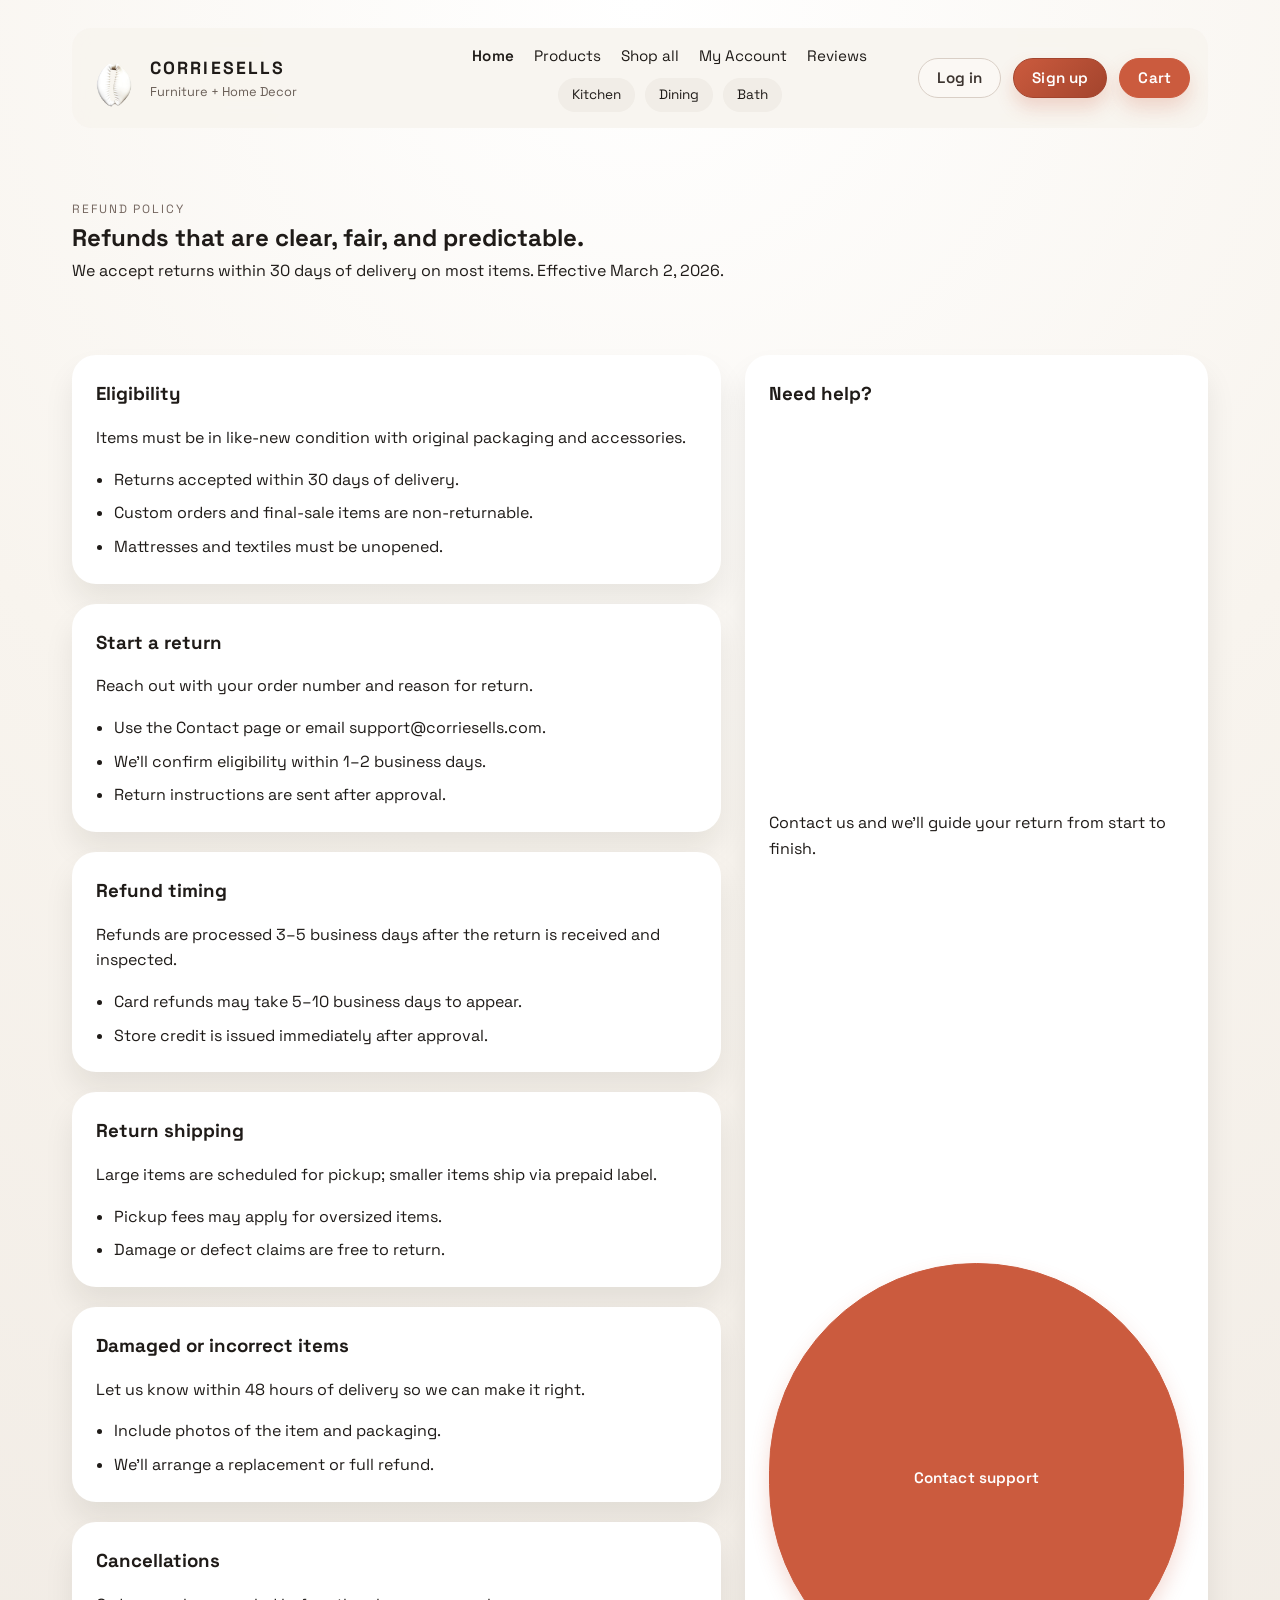
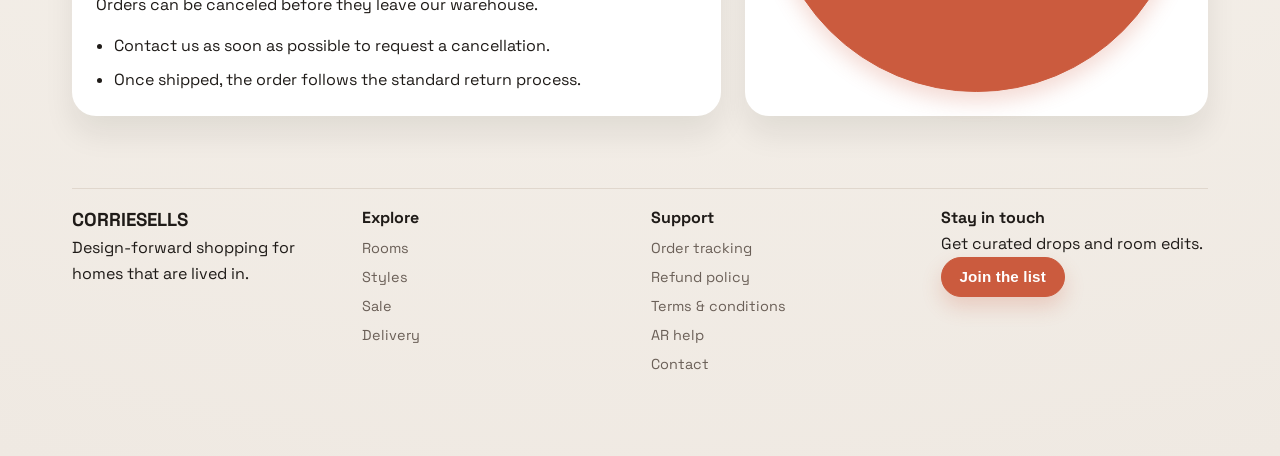
<file: refund-policy.html>
<!doctype html>
<html lang="en">
  <head>
    <meta charset="UTF-8" />
    <meta name="viewport" content="width=device-width, initial-scale=1.0" />
    <title>CORRIESELLS | Refund Policy</title>
    <link rel="icon" href="favicon.ico" type="image/x-icon" />
    <link rel="preconnect" href="https://fonts.googleapis.com" />
    <link rel="preconnect" href="https://fonts.gstatic.com" crossorigin />
    <link
      href="https://fonts.googleapis.com/css2?family=Space+Grotesk:wght@400;500;600;700&family=Spectral:wght@400;500;600&display=swap"
      rel="stylesheet"
    />
    <link rel="stylesheet" href="styles.css" />
  </head>
  <body>
    <div class="page">
      <header class="topbar">
        <div class="brand">
          <div class="brand-mark"><img src="logo.png" alt="CORRIESELLS logo" class="brand-logo" /></div>
          <div>
            <p class="brand-title">CORRIESELLS</p>
            <p class="brand-subtitle">Furniture + Home Decor</p>
          </div>
        </div>
        <nav class="topnav advanced-nav">
          <div class="nav-row">
            <a href="index.html" class="nav-brand">Home</a>
            <a href="products.html">Products</a>
            <a href="category.html">Shop all</a>
            <a href="dashboard.html">My Account</a>
            <a href="index.html#reviews">Reviews</a>
          </div>
          <div class="nav-row nav-pills">
            <a href="index.html#kitchen">Kitchen</a>
            <a href="index.html#dining">Dining</a>
            <a href="index.html#bath">Bath</a>
          </div>
        </nav>
        <div class="topbar-actions">
          <a class="auth-button secondary" href="login.html" data-auth-guest>Log in</a>
          <a class="auth-button primary" href="signup.html" data-auth-guest>Sign up</a>
          <button class="ghost-button" type="button" data-auth-user data-auth-logout>Log out</button>
          <a class="solid-button" href="cart.html">Cart</a>
          <button class="menu-button" aria-label="Open navigation" data-menu-toggle>
            <span></span>
            <span></span>
            <span></span>
          </button>
        </div>
      </header>

      <aside class="mobile-drawer" data-mobile-drawer>
        <div class="drawer-header">
          <p>Menu</p>
          <button class="ghost-button" data-menu-close>Close</button>
        </div>
        <nav class="drawer-nav">
          <a href="index.html">Home</a>
          <a href="products.html">Products</a>
          <a href="category.html">Shop all</a>
          <a href="dashboard.html">My Account</a>
          <a href="index.html#reviews">Reviews</a>
          <a href="index.html#kitchen">Kitchen</a>
          <a href="index.html#dining">Dining</a>
          <a href="index.html#bath">Bath</a>
        </nav>
      </aside>
      <div class="drawer-backdrop" data-drawer-backdrop></div>

      <section class="checkout-hero">
        <div>
          <p class="eyebrow">Refund policy</p>
          <h1>Refunds that are clear, fair, and predictable.</h1>
          <p>We accept returns within 30 days of delivery on most items. Effective March 2, 2026.</p>
        </div>
      </section>

      <section class="checkout-grid">
        <div class="checkout-forms">
          <div class="form-card">
            <h3>Eligibility</h3>
            <p>Items must be in like‑new condition with original packaging and accessories.</p>
            <ul class="info-list">
              <li>Returns accepted within 30 days of delivery.</li>
              <li>Custom orders and final‑sale items are non‑returnable.</li>
              <li>Mattresses and textiles must be unopened.</li>
            </ul>
          </div>
          <div class="form-card">
            <h3>Start a return</h3>
            <p>Reach out with your order number and reason for return.</p>
            <ul class="info-list">
              <li>Use the Contact page or email support@corriesells.com.</li>
              <li>We’ll confirm eligibility within 1–2 business days.</li>
              <li>Return instructions are sent after approval.</li>
            </ul>
          </div>
          <div class="form-card">
            <h3>Refund timing</h3>
            <p>Refunds are processed 3–5 business days after the return is received and inspected.</p>
            <ul class="info-list">
              <li>Card refunds may take 5–10 business days to appear.</li>
              <li>Store credit is issued immediately after approval.</li>
            </ul>
          </div>
          <div class="form-card">
            <h3>Return shipping</h3>
            <p>Large items are scheduled for pickup; smaller items ship via prepaid label.</p>
            <ul class="info-list">
              <li>Pickup fees may apply for oversized items.</li>
              <li>Damage or defect claims are free to return.</li>
            </ul>
          </div>
          <div class="form-card">
            <h3>Damaged or incorrect items</h3>
            <p>Let us know within 48 hours of delivery so we can make it right.</p>
            <ul class="info-list">
              <li>Include photos of the item and packaging.</li>
              <li>We’ll arrange a replacement or full refund.</li>
            </ul>
          </div>
          <div class="form-card">
            <h3>Cancellations</h3>
            <p>Orders can be canceled before they leave our warehouse.</p>
            <ul class="info-list">
              <li>Contact us as soon as possible to request a cancellation.</li>
              <li>Once shipped, the order follows the standard return process.</li>
            </ul>
          </div>
        </div>
        <aside class="checkout-summary">
          <div class="summary-card">
            <h3>Need help?</h3>
            <p>Contact us and we’ll guide your return from start to finish.</p>
            <a class="solid-button" href="contact.html">Contact support</a>
          </div>
        </aside>
      </section>

      <footer class="footer">
        <div>
          <h3>CORRIESELLS</h3>
          <p>Design-forward shopping for homes that are lived in.</p>
        </div>
        <div>
          <h4>Explore</h4>
          <a href="#">Rooms</a>
          <a href="#">Styles</a>
          <a href="#">Sale</a>
          <a href="#">Delivery</a>
        </div>
        <div>
          <h4>Support</h4>
          <a href="#">Order tracking</a>
          <a href="refund-policy.html">Refund policy</a>
          <a href="terms.html">Terms & conditions</a>
          <a href="#">AR help</a>
          <a href="contact.html">Contact</a>
        </div>
        <div>
          <h4>Stay in touch</h4>
          <p>Get curated drops and room edits.</p>
          <button class="solid-button">Join the list</button>
        </div>
      </footer>
    </div>
    <script src="app.js"></script>
  </body>
</html>
</file>
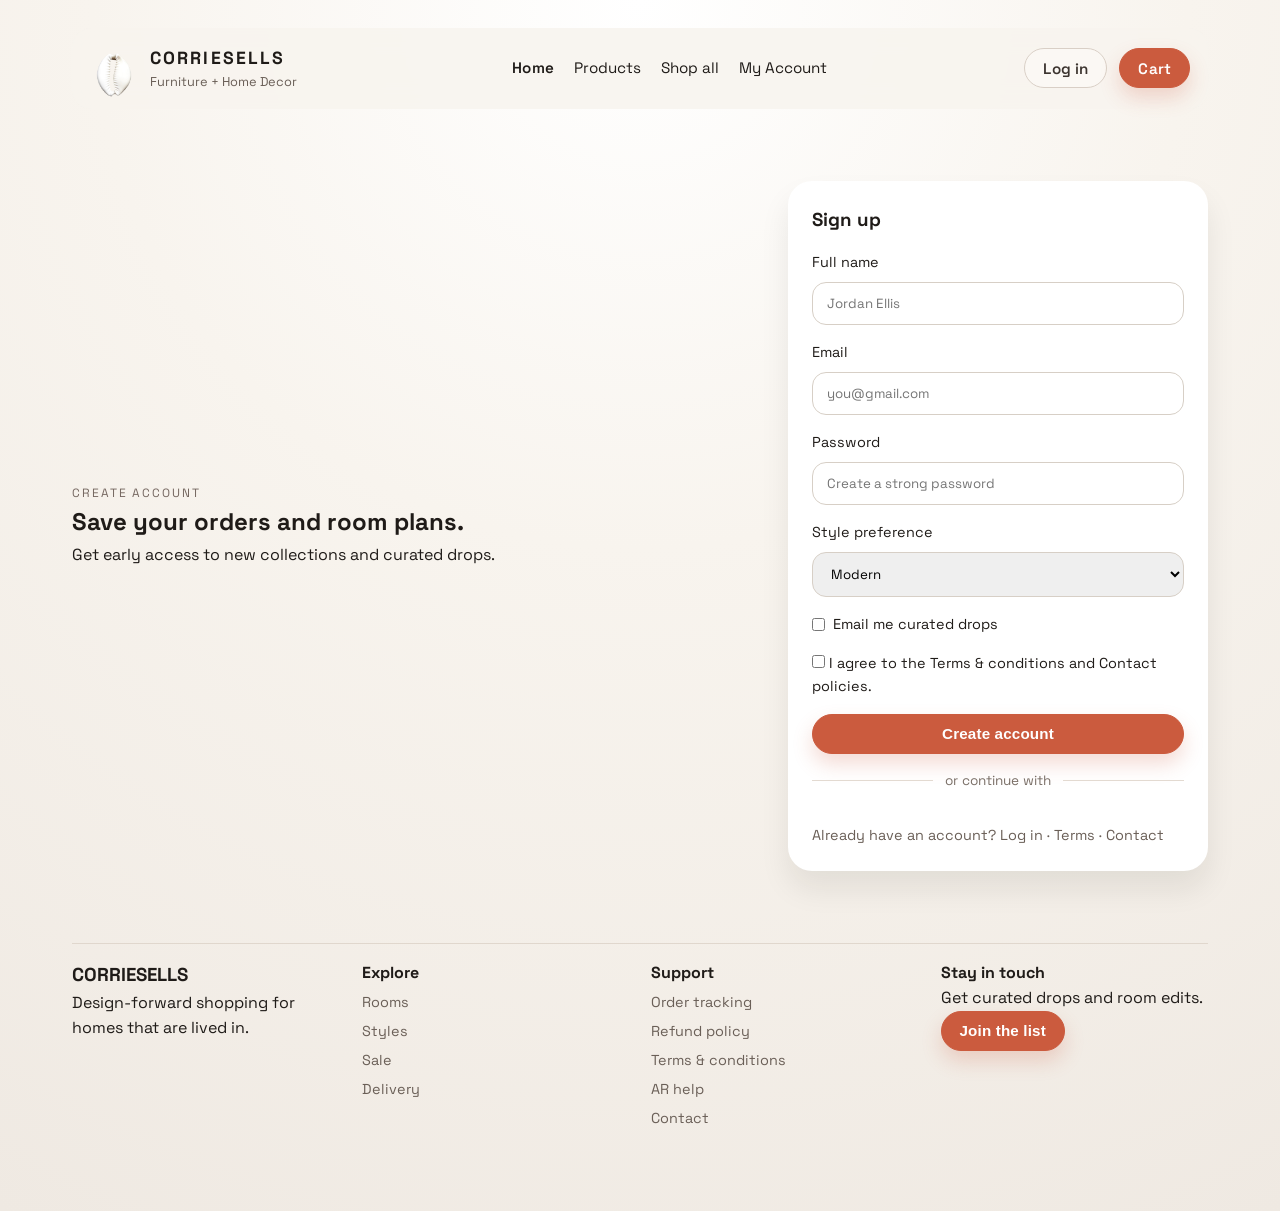
<file: signup.html>
<!doctype html>
<html lang="en">
  <head>
    <meta charset="UTF-8" />
    <meta name="viewport" content="width=device-width, initial-scale=1.0" />
    <title>CORRIESELLS | Sign Up</title>
    <link rel="icon" href="favicon.ico" type="image/x-icon" />
    <link rel="preconnect" href="https://fonts.googleapis.com" />
    <link rel="preconnect" href="https://fonts.gstatic.com" crossorigin />
    <link
      href="https://fonts.googleapis.com/css2?family=Space+Grotesk:wght@400;500;600;700&family=Spectral:wght@400;500;600&display=swap"
      rel="stylesheet"
    />
    <link rel="stylesheet" href="styles.css" />
  </head>
  <body>
    <div class="page">
      <header class="topbar">
        <div class="brand">
          <div class="brand-mark"><img src="logo.png" alt="CORRIESELLS logo" class="brand-logo" /></div>
          <div>
            <p class="brand-title">CORRIESELLS</p>
            <p class="brand-subtitle">Furniture + Home Decor</p>
          </div>
        </div>
        <nav class="topnav advanced-nav">
          <div class="nav-row">
            <a href="index.html" class="nav-brand">Home</a>
            <a href="products.html">Products</a>
            <a href="category.html">Shop all</a>
            
                        <a href="dashboard.html">My Account</a>
</div>
        </nav>
        <div class="topbar-actions">
          <a class="auth-button secondary" href="login.html" data-auth-guest>Log in</a>
          <a class="solid-button" href="cart.html">Cart</a>
          <button class="ghost-button" type="button" data-auth-user data-auth-logout>Log out</button>
          </a>
          <button class="menu-button" aria-label="Open navigation" data-menu-toggle>
            <span></span>
            <span></span>
            <span></span>
          </button>
        </div>
      </header>

      <aside class="mobile-drawer" data-mobile-drawer>
        <div class="drawer-header">
          <p>Menu</p>
          <button class="ghost-button" data-menu-close>Close</button>
        </div>
        <nav class="drawer-nav">
  <a href="index.html">Home</a>
  <a href="products.html">Products</a>
  <a href="category.html">Shop all</a>
  
                <a href="dashboard.html">My Account</a>
<a href="index.html#reviews">Reviews</a>
  <a href="index.html#kitchen">Kitchen</a>
  <a href="index.html#dining">Dining</a>
  <a href="index.html#bath">Bath</a>
</nav>


      </aside>
      <div class="drawer-backdrop" data-drawer-backdrop></div>

      <section class="auth-hero">
        <div>
          <p class="eyebrow">Create account</p>
          <h1>Save your orders and room plans.</h1>
          <p>Get early access to new collections and curated drops.</p>
        </div>
        <form class="form-card auth-card">
          <h3>Sign up</h3>
          <div class="form-row">
            <label>Full name</label>
            <input type="text" placeholder="Jordan Ellis" data-signup-name />
          </div>
          <div class="form-row">
            <label>Email</label>
            <input type="email" placeholder="you@gmail.com" data-signup-email />
          </div>
          <div class="form-row">
            <label>Password</label>
            <input type="password" placeholder="Create a strong password" data-signup-password />
          </div>
          <div class="form-row">
            <label>Style preference</label>
            <select data-signup-style>
              <option>Modern</option>
              <option>Japandi</option>
              <option>Coastal</option>
              <option>Traditional</option>
            </select>
          </div>
          <div class="auth-row">
            <label><input type="checkbox" /> Email me curated drops</label>
          </div>
          <div class="auth-row is-block">
            <label
              ><input type="checkbox" data-signup-terms required /> I agree to
              the <a href="terms.html">Terms & conditions</a> and
              <a href="contact.html">Contact</a> policies.</label
            >
          </div>
          <div class="auth-actions">
            <button class="solid-button" type="button" data-auth-signup>Create account</button>
          </div>
          <div class="auth-divider">or continue with</div>
          <div class="social-buttons">
            <div class="google-signin" data-google-signin></div>
          </div>
          <p class="auth-footer">
            Already have an account? <a href="login.html">Log in</a> ·
            <a href="terms.html">Terms</a> · <a href="contact.html">Contact</a>
          </p>
        </form>
      </section>

      <footer class="footer">
        <div>
          <h3>CORRIESELLS</h3>
          <p>Design-forward shopping for homes that are lived in.</p>
        </div>
        <div>
          <h4>Explore</h4>
          <a href="#">Rooms</a>
          <a href="#">Styles</a>
          <a href="#">Sale</a>
          <a href="#">Delivery</a>
        </div>
        <div>
          <h4>Support</h4>
          <a href="#">Order tracking</a>
          <a href="refund-policy.html">Refund policy</a>
          <a href="terms.html">Terms & conditions</a>
          <a href="#">AR help</a>
          <a href="contact.html">Contact</a>
        </div>
        <div>
          <h4>Stay in touch</h4>
          <p>Get curated drops and room edits.</p>
          <button class="solid-button">Join the list</button>
        </div>
      </footer>
    </div>
    <script src="https://accounts.google.com/gsi/client" async defer></script>
    <script src="app.js"></script>
  </body>
</html>
</file>
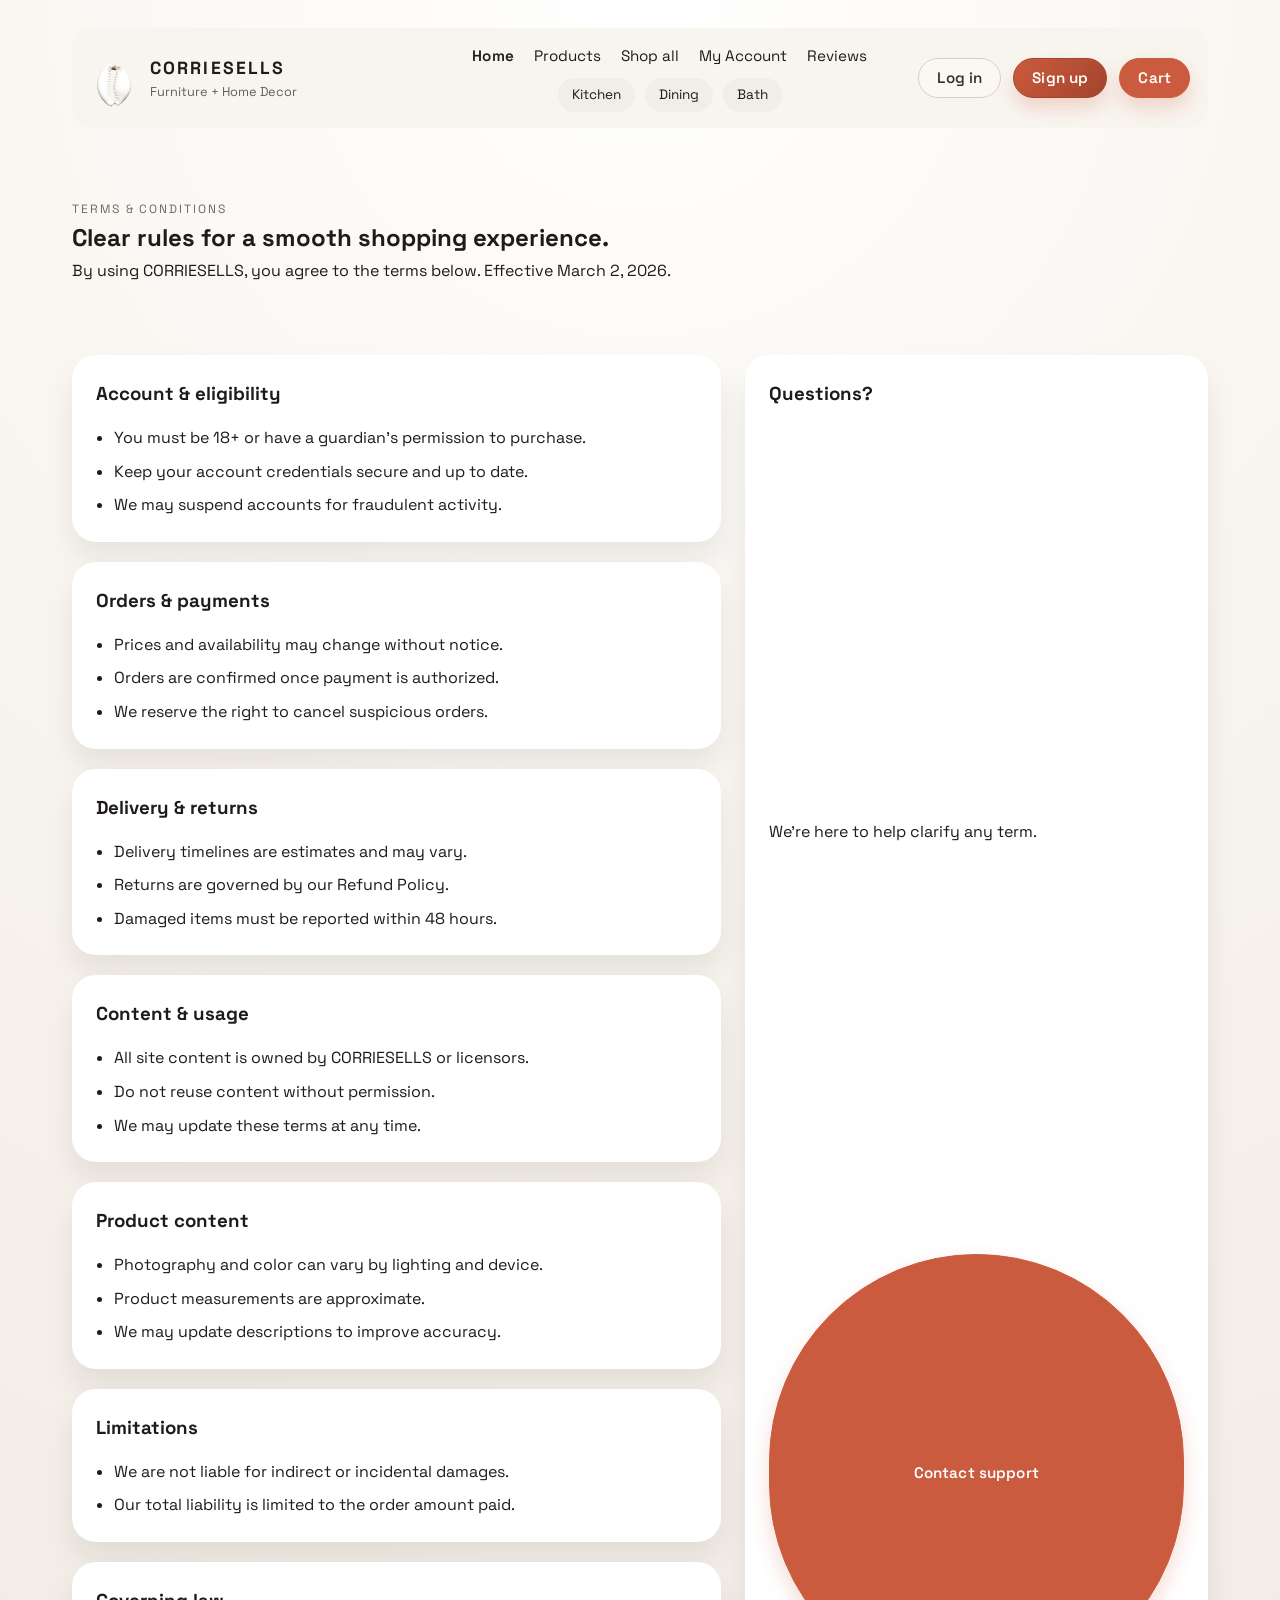
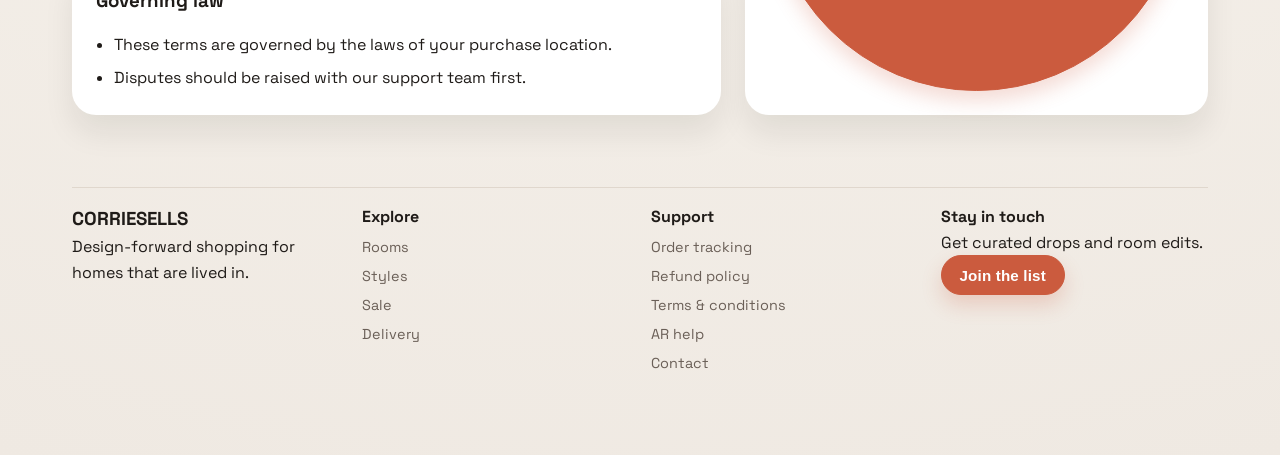
<file: terms.html>
<!doctype html>
<html lang="en">
  <head>
    <meta charset="UTF-8" />
    <meta name="viewport" content="width=device-width, initial-scale=1.0" />
    <title>CORRIESELLS | Terms & Conditions</title>
    <link rel="icon" href="favicon.ico" type="image/x-icon" />
    <link rel="preconnect" href="https://fonts.googleapis.com" />
    <link rel="preconnect" href="https://fonts.gstatic.com" crossorigin />
    <link
      href="https://fonts.googleapis.com/css2?family=Space+Grotesk:wght@400;500;600;700&family=Spectral:wght@400;500;600&display=swap"
      rel="stylesheet"
    />
    <link rel="stylesheet" href="styles.css" />
  </head>
  <body>
    <div class="page">
      <header class="topbar">
        <div class="brand">
          <div class="brand-mark"><img src="logo.png" alt="CORRIESELLS logo" class="brand-logo" /></div>
          <div>
            <p class="brand-title">CORRIESELLS</p>
            <p class="brand-subtitle">Furniture + Home Decor</p>
          </div>
        </div>
        <nav class="topnav advanced-nav">
          <div class="nav-row">
            <a href="index.html" class="nav-brand">Home</a>
            <a href="products.html">Products</a>
            <a href="category.html">Shop all</a>
            <a href="dashboard.html">My Account</a>
            <a href="index.html#reviews">Reviews</a>
          </div>
          <div class="nav-row nav-pills">
            <a href="index.html#kitchen">Kitchen</a>
            <a href="index.html#dining">Dining</a>
            <a href="index.html#bath">Bath</a>
          </div>
        </nav>
        <div class="topbar-actions">
          <a class="auth-button secondary" href="login.html" data-auth-guest>Log in</a>
          <a class="auth-button primary" href="signup.html" data-auth-guest>Sign up</a>
          <button class="ghost-button" type="button" data-auth-user data-auth-logout>Log out</button>
          <a class="solid-button" href="cart.html">Cart</a>
          <button class="menu-button" aria-label="Open navigation" data-menu-toggle>
            <span></span>
            <span></span>
            <span></span>
          </button>
        </div>
      </header>

      <aside class="mobile-drawer" data-mobile-drawer>
        <div class="drawer-header">
          <p>Menu</p>
          <button class="ghost-button" data-menu-close>Close</button>
        </div>
        <nav class="drawer-nav">
          <a href="index.html">Home</a>
          <a href="products.html">Products</a>
          <a href="category.html">Shop all</a>
          <a href="dashboard.html">My Account</a>
          <a href="index.html#reviews">Reviews</a>
          <a href="index.html#kitchen">Kitchen</a>
          <a href="index.html#dining">Dining</a>
          <a href="index.html#bath">Bath</a>
        </nav>
      </aside>
      <div class="drawer-backdrop" data-drawer-backdrop></div>

      <section class="checkout-hero">
        <div>
          <p class="eyebrow">Terms & conditions</p>
          <h1>Clear rules for a smooth shopping experience.</h1>
          <p>By using CORRIESELLS, you agree to the terms below. Effective March 2, 2026.</p>
        </div>
      </section>

      <section class="checkout-grid">
        <div class="checkout-forms">
          <div class="form-card">
            <h3>Account & eligibility</h3>
            <ul class="info-list">
              <li>You must be 18+ or have a guardian’s permission to purchase.</li>
              <li>Keep your account credentials secure and up to date.</li>
              <li>We may suspend accounts for fraudulent activity.</li>
            </ul>
          </div>
          <div class="form-card">
            <h3>Orders & payments</h3>
            <ul class="info-list">
              <li>Prices and availability may change without notice.</li>
              <li>Orders are confirmed once payment is authorized.</li>
              <li>We reserve the right to cancel suspicious orders.</li>
            </ul>
          </div>
          <div class="form-card">
            <h3>Delivery & returns</h3>
            <ul class="info-list">
              <li>Delivery timelines are estimates and may vary.</li>
              <li>Returns are governed by our Refund Policy.</li>
              <li>Damaged items must be reported within 48 hours.</li>
            </ul>
          </div>
          <div class="form-card">
            <h3>Content & usage</h3>
            <ul class="info-list">
              <li>All site content is owned by CORRIESELLS or licensors.</li>
              <li>Do not reuse content without permission.</li>
              <li>We may update these terms at any time.</li>
            </ul>
          </div>
          <div class="form-card">
            <h3>Product content</h3>
            <ul class="info-list">
              <li>Photography and color can vary by lighting and device.</li>
              <li>Product measurements are approximate.</li>
              <li>We may update descriptions to improve accuracy.</li>
            </ul>
          </div>
          <div class="form-card">
            <h3>Limitations</h3>
            <ul class="info-list">
              <li>We are not liable for indirect or incidental damages.</li>
              <li>Our total liability is limited to the order amount paid.</li>
            </ul>
          </div>
          <div class="form-card">
            <h3>Governing law</h3>
            <ul class="info-list">
              <li>These terms are governed by the laws of your purchase location.</li>
              <li>Disputes should be raised with our support team first.</li>
            </ul>
          </div>
        </div>
        <aside class="checkout-summary">
          <div class="summary-card">
            <h3>Questions?</h3>
            <p>We’re here to help clarify any term.</p>
            <a class="solid-button" href="contact.html">Contact support</a>
          </div>
        </aside>
      </section>

      <footer class="footer">
        <div>
          <h3>CORRIESELLS</h3>
          <p>Design-forward shopping for homes that are lived in.</p>
        </div>
        <div>
          <h4>Explore</h4>
          <a href="#">Rooms</a>
          <a href="#">Styles</a>
          <a href="#">Sale</a>
          <a href="#">Delivery</a>
        </div>
        <div>
          <h4>Support</h4>
          <a href="#">Order tracking</a>
          <a href="refund-policy.html">Refund policy</a>
          <a href="terms.html">Terms & conditions</a>
          <a href="#">AR help</a>
          <a href="contact.html">Contact</a>
        </div>
        <div>
          <h4>Stay in touch</h4>
          <p>Get curated drops and room edits.</p>
          <button class="solid-button">Join the list</button>
        </div>
      </footer>
    </div>
    <script src="app.js"></script>
  </body>
</html>
</file>
<file: styles.css>
﻿:root {
  --sand: #f7f4ef;
  --linen: #f1ede7;
  --mist: #e6e1db;
  --taupe: #b8aa9e;
  --ink: #1f1b18;
  --clay: #c97c5d;
  --sage: #7a8b7a;
  --cloud: #ffffff;
  --accent: #cb5b3e;
  --accent-dark: #a3442d;
}

* {
  box-sizing: border-box;
  margin: 0;
  padding: 0;
}

body {
  font-family: "Space Grotesk", system-ui, sans-serif;
  background: radial-gradient(circle at top, #ffffff 0%, #f8f4ee 40%, #efe9e2 100%);
  color: var(--ink);
  line-height: 1.6;
}

a {
  text-decoration: none;
  color: inherit;
}

.page {
  max-width: 1200px;
  margin: 0 auto;
  padding: 28px 32px 80px;
  display: flex;
  flex-direction: column;
  gap: 72px;
}

.topbar {
  position: sticky;
  top: 0;
  z-index: 20;
  background: rgba(248, 244, 238, 0.88);
  backdrop-filter: blur(12px);
  border-radius: 20px;
  padding: 16px 18px;
  display: grid;
  grid-template-columns: 1.2fr 1.4fr 1fr;
  align-items: center;
  gap: 16px;
}

.brand {
  display: flex;
  align-items: center;
  gap: 12px;
}

.brand-mark {
  width: 48px;
  height: 48px;
  border-radius: 16px;
  background: transparent;
  display: grid;
  place-items: center;
}

.brand-logo {
  width: 100%;
  height: 100%;
  object-fit: contain;
  display: block;
}

.brand-title {
  font-size: 1.1rem;
  font-weight: 700;
  letter-spacing: 0.12em;
}

.brand-subtitle {
  font-size: 0.8rem;
  color: #6a5f57;
}

.topnav {
  display: flex;
  flex-direction: column;
  gap: 10px;
  font-size: 0.95rem;
}

.advanced-nav .nav-row {
  display: flex;
  align-items: center;
  justify-content: center;
  gap: 20px;
  flex-wrap: wrap;
}

.advanced-nav .nav-brand {
  font-weight: 600;
  letter-spacing: 0.02em;
}

.advanced-nav .nav-row.nav-pills {
  gap: 10px;
}

.advanced-nav .nav-pills a {
  padding: 6px 14px;
  border-radius: 999px;
  background: var(--linen);
  font-size: 0.85rem;
}

.nav-feature {
  display: grid;
  grid-template-columns: repeat(auto-fit, minmax(240px, 1fr));
  gap: 24px;
  align-items: center;
}

.nav-feature-grid {
  display: grid;
  grid-template-columns: repeat(auto-fit, minmax(200px, 1fr));
  gap: 16px;
}

.nav-feature-grid article {
  background: var(--cloud);
  border-radius: 20px;
  padding: 18px;
  display: grid;
  gap: 8px;
  box-shadow: 0 14px 24px rgba(27, 21, 17, 0.08);
}

.category-tags {
  display: flex;
  flex-wrap: wrap;
  gap: 8px;
}

.topbar-actions {
  display: flex;
  justify-content: flex-end;
  gap: 12px;
  align-items: center;
}

.ghost-button,
.solid-button {
  border-radius: 999px;
  padding: 10px 18px;
  font-size: 0.95rem;
  border: 1px solid transparent;
  background: transparent;
  cursor: pointer;
  transition: transform 0.2s ease, box-shadow 0.2s ease, background 0.2s ease, border-color 0.2s ease;
  font-weight: 600;
  letter-spacing: 0.01em;
  line-height: 1;
  display: inline-flex;
  align-items: center;
  justify-content: center;
  min-height: 40px;
}

.auth-button {
  border-radius: 999px;
  padding: 10px 18px;
  font-size: 0.95rem;
  border: 1px solid transparent;
  cursor: pointer;
  font-weight: 600;
  letter-spacing: 0.01em;
  line-height: 1;
  display: inline-flex;
  align-items: center;
  justify-content: center;
  min-height: 40px;
  transition: transform 0.2s ease, box-shadow 0.2s ease, background 0.2s ease, border-color 0.2s ease;
}

.auth-button.primary {
  background: linear-gradient(135deg, #cb5b3e, #a3442d);
  color: white;
  border-color: #a3442d;
  box-shadow: 0 10px 18px rgba(203, 91, 62, 0.22);
}

.auth-button.secondary {
  background: #fbf8f4;
  color: #3c342f;
  border-color: #d9cfc6;
}

.auth-button:hover {
  transform: translateY(-2px);
  box-shadow: 0 14px 20px rgba(31, 27, 24, 0.12);
}

.auth-button.primary:hover {
  filter: brightness(0.98);
}

.auth-button.secondary:hover {
  border-color: #cdbfb3;
}

.auth-button:focus-visible {
  outline: 2px solid rgba(203, 91, 62, 0.45);
  outline-offset: 2px;
}

.auth-divider {
  display: grid;
  grid-template-columns: 1fr auto 1fr;
  align-items: center;
  gap: 12px;
  color: #7a6f67;
  font-size: 0.85rem;
}

.auth-divider::before,
.auth-divider::after {
  content: "";
  height: 1px;
  background: #e3dad1;
}

.auth-row {
  display: flex;
  justify-content: space-between;
  align-items: center;
  font-size: 0.9rem;
}

.auth-row label {
  display: inline-flex;
  align-items: center;
  gap: 8px;
}

.auth-row.is-block {
  flex-direction: column;
  align-items: flex-start;
  gap: 10px;
}

.auth-row.is-block label {
  display: block;
}

.social-buttons {
  display: grid;
  gap: 10px;
}

.ghost-button {
  border-color: #d9cfc6;
  color: #3c342f;
  background: #fbf8f4;
}

.solid-button {
  background: var(--accent);
  color: white;
  border-color: var(--accent);
  box-shadow: 0 10px 20px rgba(203, 91, 62, 0.22);
}

.ghost-button:hover,
.solid-button:hover {
  transform: translateY(-2px);
  box-shadow: 0 14px 20px rgba(31, 27, 24, 0.14);
}

.solid-button:hover {
  background: var(--accent-dark);
  border-color: var(--accent-dark);
}

.ghost-button:hover {
  border-color: #cdbfb3;
}

.ghost-button:active,
.solid-button:active {
  transform: translateY(0);
  box-shadow: 0 8px 16px rgba(31, 27, 24, 0.12);
}

.ghost-button:focus-visible,
.solid-button:focus-visible {
  outline: 2px solid rgba(203, 91, 62, 0.45);
  outline-offset: 2px;
}

.ghost-button[disabled],
.solid-button[disabled] {
  opacity: 0.6;
  cursor: not-allowed;
  box-shadow: none;
  transform: none;
}

.menu-button {
  display: none;
  width: 42px;
  height: 42px;
  border-radius: 12px;
  border: 1px solid #d9cfc6;
  background: white;
  flex-direction: column;
  justify-content: center;
  gap: 6px;
  padding: 0 10px;
  cursor: pointer;
}

.menu-button span {
  display: block;
  height: 2px;
  background: var(--ink);
  border-radius: 999px;
}

.mobile-drawer {
  position: fixed;
  top: 0;
  right: -100%;
  width: min(320px, 86vw);
  height: 100vh;
  background: white;
  box-shadow: -20px 0 40px rgba(21, 16, 12, 0.2);
  padding: 20px;
  display: flex;
  flex-direction: column;
  gap: 20px;
  z-index: 40;
  transition: right 0.3s ease;
}

.mobile-drawer.open {
  right: 0;
}

.drawer-backdrop {
  position: fixed;
  inset: 0;
  background: rgba(25, 20, 16, 0.4);
  opacity: 0;
  pointer-events: none;
  transition: opacity 0.3s ease;
  z-index: 30;
}

.drawer-backdrop.open {
  opacity: 1;
  pointer-events: auto;
}

.drawer-header {
  display: flex;
  align-items: center;
  justify-content: space-between;
}

.drawer-nav {
  display: grid;
  gap: 8px;
  font-size: 0.95rem;
}

.drawer-cta {
  display: grid;
  gap: 12px;
  margin-top: auto;
}

@media (max-width: 720px) {
  .mobile-drawer {
    width: min(280px, 78vw);
    padding: 16px;
    gap: 14px;
  }

  .drawer-nav {
    gap: 6px;
    font-size: 0.9rem;
  }

  .drawer-cta .solid-button,
  .drawer-cta .ghost-button {
    padding: 8px 14px;
    min-height: 36px;
    font-size: 0.9rem;
  }

  .drawer-header .ghost-button {
    padding: 6px 12px;
    min-height: 32px;
    font-size: 0.85rem;
  }
}

.hero {
  display: grid;
  grid-template-columns: repeat(auto-fit, minmax(280px, 1fr));
  gap: 48px;
  align-items: center;
  animation: fadeIn 0.8s ease;
}

.hero-content h1 {
  font-family: "Spectral", serif;
  font-size: clamp(2.2rem, 4vw, 3.6rem);
  line-height: 1.1;
  margin: 14px 0 18px;
}

.hero-copy {
  font-size: 1.05rem;
  max-width: 520px;
  color: #5f534b;
}

.eyebrow {
  text-transform: uppercase;
  letter-spacing: 0.16em;
  font-size: 0.75rem;
  color: #756760;
}

.hero-cta {
  display: flex;
  gap: 12px;
  margin: 24px 0 30px;
}

.hero-metrics {
  display: grid;
  grid-template-columns: repeat(auto-fit, minmax(140px, 1fr));
  gap: 18px;
}

.hero-metrics h3 {
  font-size: 1.4rem;
  margin-bottom: 4px;
}

.hero-visual {
  position: relative;
  display: grid;
  place-items: center;
}

.hero-card {
  background: white;
  border-radius: 28px;
  padding: 24px;
  box-shadow: 0 24px 48px rgba(24, 18, 13, 0.12);
  width: min(360px, 90%);
  display: grid;
  gap: 12px;
}

.hero-card-image {
  height: 220px;
  border-radius: 20px;
  background: linear-gradient(135deg, #e9dfd6, #f7efe6);
  position: relative;
  overflow: hidden;
background-image: url(https://i.pinimg.com/736x/dd/d3/bf/ddd3bff19933047f63fb43c68bc4135f.jpg);
  background-size: contain;
  background-position: center;
  background-repeat: no-repeat;
  display: block;
background-position: center;
  background-repeat: no-repeat;
  border-radius: 20px;
}

.hero-card-image::after {
  content: "";
  position: absolute;
  inset: 16px;
  border-radius: 16px;
  border: 1px dashed rgba(122, 112, 103, 0.35);
}

.hero-card-row {
  display: flex;
  justify-content: space-between;
  font-size: 0.9rem;
}

.hero-visual-badge {
  position: absolute;
  top: -10px;
  right: 20px;
  background: var(--sage);
  color: white;
  padding: 6px 14px;
  border-radius: 999px;
  font-size: 0.75rem;
}

.search-panel {
  background: var(--cloud);
  border-radius: 28px;
  padding: 32px;
  display: grid;
  gap: 20px;
  box-shadow: 0 20px 40px rgba(27, 21, 17, 0.08);
}

.search-header h2 {
  font-size: 1.8rem;
}

.search-bar {
  display: flex;
  gap: 12px;
  align-items: center;
}

.search-form {
  display: grid;
  gap: 16px;
  align-items: stretch;
}

.search-field {
  display: grid;
  gap: 8px;
}

.search-field label {
  font-size: 0.85rem;
  color: #6f655c;
  font-weight: 600;
}

.search-bar input {
  flex: 1;
  padding: 14px 18px;
  border-radius: 999px;
  border: 1px solid #d7cfc6;
  font-size: 1rem;
  transition: border-color 0.2s ease, box-shadow 0.2s ease;
}

.search-select {
  padding: 12px 16px;
  border-radius: 999px;
  border: 1px solid #d7cfc6;
  background: white;
  font-size: 0.95rem;
}

.search-row {
  display: grid;
  grid-template-columns: repeat(auto-fit, minmax(180px, 1fr));
  gap: 14px;
}

.search-range {
  display: grid;
  gap: 6px;
}

.search-range input[type="range"] {
  accent-color: #c15a3c;
}

.search-range-value {
  font-size: 0.85rem;
  color: #6f655c;
}

.search-toggles {
  display: flex;
  flex-wrap: wrap;
  gap: 8px;
}

.search-toggle {
  padding: 8px 14px;
  border-radius: 999px;
  border: 1px solid #d7cfc6;
  background: #fff;
  font-size: 0.85rem;
  cursor: pointer;
}

.search-toggle.is-active {
  background: #cb5b3e;
  color: #fff;
  border-color: #a3442d;
}

.search-actions {
  display: flex;
  justify-content: flex-end;
  gap: 12px;
}

.search-clear {
  color: #6f655c;
}

.search-bar input:focus {
  outline: none;
  border-color: #caa290;
  box-shadow: 0 0 0 4px rgba(203, 91, 62, 0.12);
}

.search-suggestions,
.search-filters {
  display: flex;
  flex-wrap: wrap;
  gap: 10px;
}

.search-suggestions button,
.search-filters span {
  padding: 8px 14px;
  border-radius: 999px;
  background: var(--linen);
  border: none;
  font-size: 0.85rem;
}

.search-suggestions {
  display: grid;
  gap: 12px;
}

.search-meta {
  display: flex;
  justify-content: space-between;
  font-size: 0.85rem;
  color: #6f655c;
}

.search-saved {
  font-weight: 600;
}

.search-chips {
  display: flex;
  flex-wrap: wrap;
  gap: 10px;
}

.search-chip {
  padding: 8px 14px;
  border-radius: 999px;
  background: var(--linen);
  border: none;
  font-size: 0.85rem;
  cursor: pointer;
}

.search-results {
  display: grid;
  gap: 16px;
  margin-top: 6px;
}

.search-results-grid article {
  background: var(--cloud);
  border-radius: 18px;
  padding: 16px;
  box-shadow: 0 12px 24px rgba(27, 21, 17, 0.06);
  display: grid;
  grid-template-columns: 220px 1fr;
  gap: 16px;
  align-items: center;
}

.search-results-grid .product-image {
  height: 220px;
  width: 220px;
  justify-self: start;
}

.search-results-header {
  display: flex;
  justify-content: space-between;
  align-items: center;
  flex-wrap: wrap;
  gap: 8px;
}

.search-results-grid {
  display: grid;
  grid-template-columns: repeat(auto-fit, minmax(200px, 1fr));
  gap: 16px;
}

.search-empty {
  display: none;
  padding: 18px;
  border-radius: 18px;
  background: var(--linen);
}

.search-results.empty .search-results-grid {
  display: none;
}

.search-results.empty .search-empty {
  display: grid;
  gap: 4px;
}

.room-grid {
  display: grid;
  gap: 24px;
}

.room-cards {
  display: grid;
  grid-template-columns: repeat(auto-fit, minmax(220px, 1fr));
  gap: 16px;
}

.room-image {
  height: 200px;
  border-radius: 18px;
  background: linear-gradient(140deg, #f1e6db, #d5c7ba);
  margin-bottom: 12px;
  background-size: contain;
  background-position: center;
  background-repeat: no-repeat;
  display: block;
  overflow: hidden;
background-repeat: no-repeat;
}

.room-image.warm {
  background: linear-gradient(140deg, #f0cbb5, #d9a790);
}

.room-image.cool {
  background: linear-gradient(140deg, #dfe7e6, #b4c3c1);
}

.room-image.alt {
  background: linear-gradient(140deg, #efe7df, #d4c8bb);
}

.feature-grid {
  display: grid;
  grid-template-columns: repeat(auto-fit, minmax(240px, 1fr));
  gap: 32px;
}

.feature {
  background: var(--cloud);
  padding: 28px;
  border-radius: 26px;
  box-shadow: 0 18px 30px rgba(27, 21, 17, 0.08);
  display: grid;
  gap: 14px;
}

.feature-visual {
  min-height: 380px;
  background: linear-gradient(140deg, #f7efe6, #e7d9cc);
  background-image: url(https://i.pinimg.com/736x/99/bc/5b/99bc5b657f1810db38c8cebe22b22969.jpg);
  background-size: cover; 
  background-position: center;
  
  position: relative;
  overflow: hidden;
}

.feature-visual::after {
  content: "";
  position: absolute;
  inset: 24px;
  border-radius: 20px;
  border: 2px solid rgba(201, 124, 93, 0.4);
}

.feature.secondary {
  background: #fefdfb;
}

.reward-strip {
  display: flex;
  flex-wrap: wrap;
  gap: 10px;
}

.reward-strip span {
  background: var(--mist);
  padding: 8px 14px;
  border-radius: 999px;
  font-size: 0.8rem;
}

.product-showcase {
  display: grid;
  gap: 18px;
}

.showcase-header {
  display: flex;
  justify-content: space-between;
  align-items: center;
}

.product-grid {
  display: grid;
  grid-template-columns: repeat(auto-fit, minmax(220px, 1fr));
  gap: 16px;
}

.product-image,
.review-photo,
.card-image {
  height: 240px;
  border-radius: 18px;
  background: linear-gradient(130deg, #f2e6db, #d5c5b7);
  margin-bottom: 12px;
  background-size: contain;
  background-position: center;
  background-repeat: no-repeat;
  display: block;
  overflow: hidden;
background-size: cover;
  background-position: center;
}

.product-image.warm,
.card-image.warm,
.review-photo.warm {
  background: linear-gradient(130deg, #eec8b1, #ddb09c);
}

.product-image.cool,
.card-image.cool,
.review-photo.cool {
  background: linear-gradient(130deg, #d7e0df, #b3c0be);
}

.product-image.alt,
.card-image.alt {
  background: linear-gradient(130deg, #f3ede6, #dbd1c6);
}



.product-meta {
  display: grid;
  gap: 6px;
}

.pill {
  display: inline-flex;
  align-items: center;
  padding: 6px 12px;
  border-radius: 999px;
  background: var(--linen);
  font-size: 0.75rem;
}

.carousel {
  display: grid;
  gap: 18px;
}

.carousel-header {
  display: flex;
  justify-content: space-between;
  align-items: center;
}

.carousel-track,
.recent-grid {
  display: grid;
  grid-template-columns: repeat(auto-fit, minmax(200px, 1fr));
  gap: 16px;
}

.boards {
  background: var(--cloud);
  border-radius: 28px;
  padding: 32px;
  display: grid;
  gap: 22px;
  box-shadow: 0 20px 40px rgba(27, 21, 17, 0.08);
}

.board-grid {
  display: grid;
  grid-template-columns: repeat(auto-fit, minmax(220px, 1fr));
  gap: 16px;
}

.board-grid article {
  padding: 20px;
  background: var(--linen);
  border-radius: 22px;
  display: grid;
  gap: 12px;
}

.review-section {
  display: grid;
  gap: 20px;
}

.review-grid {
  display: grid;
  grid-template-columns: repeat(auto-fit, minmax(220px, 1fr));
  gap: 18px;
}

.recently-viewed {
  background: var(--cloud);
  border-radius: 28px;
  padding: 32px;
  display: grid;
  gap: 16px;
  box-shadow: 0 20px 40px rgba(27, 21, 17, 0.08);
}

.footer {
  display: grid;
  grid-template-columns: repeat(auto-fit, minmax(180px, 1fr));
  gap: 22px;
  padding-top: 16px;
  border-top: 1px solid #e0d7cd;
}

.footer a {
  display: block;
  margin-top: 6px;
  color: #6a5f57;
  font-size: 0.9rem;
}

.category-hero {
  display: grid;
  grid-template-columns: repeat(auto-fit, minmax(260px, 1fr));
  gap: 24px;
  align-items: center;
}

.category-banner {
  height: 350px;
  border-radius: 24px;
  background: linear-gradient(130deg, #f0e5db, #d2c2b3);
  background-image: url("https://i.pinimg.com/736x/43/b5/f6/43b5f6b9544c5d594f62e64442979339.jpg");
  background-size: cover;
  background-position: center;
}

.filters-bar {
  display: flex;
  justify-content: space-between;
  align-items: center;
  gap: 16px;
  flex-wrap: wrap;
}

.filter-group {
  display: flex;
  gap: 10px;
  align-items: center;
  flex-wrap: wrap;
}

.filter-panel {
  position: fixed;
  inset: 0;
  background: rgba(25, 20, 16, 0.45);
  display: none;
  align-items: flex-end;
  justify-content: center;
  z-index: 25;
}

.filter-panel.open {
  display: flex;
}

.filter-panel-header {
  display: flex;
  justify-content: space-between;
  align-items: center;
}

.filter-panel-grid {
  display: grid;
  grid-template-columns: repeat(auto-fit, minmax(180px, 1fr));
  gap: 16px;
}

.filter-block {
  display: grid;
  gap: 8px;
  font-size: 0.9rem;
}

.filter-panel-actions {
  display: flex;
  justify-content: space-between;
  gap: 12px;
  flex-wrap: wrap;
}

.filter-panel > * {
  background: var(--cloud);
  width: min(920px, 94vw);
  border-radius: 24px 24px 0 0;
  padding: 24px;
  box-shadow: 0 -12px 30px rgba(27, 21, 17, 0.16);
  display: grid;
  gap: 20px;
}

.product-hero {
  display: grid;
  grid-template-columns: repeat(auto-fit, minmax(280px, 1fr));
  gap: 32px;
  align-items: center;
}

.product-gallery .product-image.hero {
  height: 380px;
}

.product-thumb-row {
  display: grid;
  grid-template-columns: repeat(4, 1fr);
  gap: 8px;
  margin-top: 12px;
}

.product-thumb {
  height: 90px;
  border-radius: 12px;
  background: linear-gradient(130deg, #f2e6db, #d5c5b7);
  background-size: contain;
  background-position: center;
  background-repeat: no-repeat;
  display: block;
  overflow: hidden;
}

.product-thumb.warm {
  background: linear-gradient(130deg, #eec8b1, #ddb09c);
}

.product-thumb.cool {
  background: linear-gradient(130deg, #d7e0df, #b3c0be);
}

.product-thumb.alt {
  background: linear-gradient(130deg, #f3ede6, #dbd1c6);
}

.product-details h1 {
  font-family: "Spectral", serif;
  margin: 12px 0 12px;
}

.price-row {
  display: flex;
  gap: 12px;
  align-items: center;
  margin: 16px 0;
}

.product-actions {
  display: flex;
  flex-wrap: wrap;
  gap: 12px;
}

.product-highlights {
  display: grid;
  grid-template-columns: repeat(auto-fit, minmax(160px, 1fr));
  gap: 16px;
  margin-top: 20px;
}

.product-info {
  display: grid;
  grid-template-columns: repeat(auto-fit, minmax(240px, 1fr));
  gap: 24px;
}

.info-list {
  display: grid;
  gap: 8px;
  padding-left: 18px;
}

.mini-grid {
  display: grid;
  grid-template-columns: repeat(auto-fit, minmax(140px, 1fr));
  gap: 12px;
  margin-top: 12px;
}

.mini-card {
  background: var(--linen);
  border-radius: 18px;
  padding: 12px;
  display: grid;
  gap: 8px;
}

.mini-image {
  height: 80px;
  border-radius: 12px;
  background: linear-gradient(130deg, #f2e6db, #d5c5b7);
  background-size: contain;
  background-position: center;
  background-repeat: no-repeat;
  display: block;
  overflow: hidden;
}

.mini-image.warm {
  background: linear-gradient(130deg, #eec8b1, #ddb09c);
}

.mini-image.cool {
  background: linear-gradient(130deg, #d7e0df, #b3c0be);
}

.board-hero {
  display: grid;
  grid-template-columns: repeat(auto-fit, minmax(240px, 1fr));
  gap: 24px;
  align-items: center;
}

.board-actions {
  display: flex;
  gap: 12px;
  margin-top: 16px;
  flex-wrap: wrap;
}

.board-summary {
  display: grid;
  gap: 12px;
  background: var(--cloud);
  border-radius: 20px;
  padding: 20px;
  box-shadow: 0 18px 30px rgba(27, 21, 17, 0.08);
}

.notes-panel {
  display: grid;
  gap: 12px;
  background: var(--cloud);
  border-radius: 24px;
  padding: 24px;
  box-shadow: 0 18px 30px rgba(27, 21, 17, 0.08);
}

.notes-panel textarea {
  min-height: 120px;
  border-radius: 16px;
  border: 1px solid #d7cfc6;
  padding: 12px;
  font-family: "Space Grotesk", system-ui, sans-serif;
}

.cart-hero,
.checkout-hero {
  display: grid;
  grid-template-columns: repeat(auto-fit, minmax(240px, 1fr));
  gap: 24px;
  align-items: center;
}

.cart-summary-card,
.summary-card {
  background: var(--cloud);
  border-radius: 24px;
  padding: 24px;
  box-shadow: 0 18px 30px rgba(27, 21, 17, 0.08);
  display: grid;
  gap: 12px;
}

.summary-row,
.summary-total {
  display: flex;
  justify-content: space-between;
  font-size: 0.95rem;
}

.summary-total {
  font-weight: 600;
  font-size: 1.05rem;
  border-top: 1px solid #e2d8ce;
  padding-top: 12px;
}

.cart-grid {
  display: grid;
  grid-template-columns: repeat(auto-fit, minmax(280px, 1fr));
  gap: 24px;
}

.cart-items {
  display: grid;
  gap: 18px;
}

.cart-item {
  display: grid;
  grid-template-columns: 140px 1fr;
  gap: 18px;
  background: var(--cloud);
  padding: 18px;
  border-radius: 22px;
  box-shadow: 0 12px 24px rgba(27, 21, 17, 0.08);
}

.cart-item-details {
  display: grid;
  gap: 8px;
}

.cart-item-meta {
  display: flex;
  justify-content: space-between;
  font-weight: 600;
}

.cart-empty {
  background: var(--linen);
  border-radius: 18px;
  padding: 20px;
  display: grid;
  gap: 8px;
}

.cart-empty .solid-button {
  padding: 8px 14px;
  font-size: 0.85rem;
  min-height: 34px;
}

.cart-item-actions .ghost-button {
  padding: 6px 12px;
  font-size: 0.85rem;
  min-height: 32px;
}

.add-to-cart {
  padding: 6px 12px;
  font-size: 0.85rem;
  min-height: 32px;
}

.cart-qty {
  display: inline-flex;
  align-items: center;
  gap: 8px;
  border: 1px solid #d7cfc6;
  border-radius: 999px;
  padding: 2px 6px;
  background: #fff;
}

.cart-qty button {
  border: none;
  background: transparent;
  font-size: 0.9rem;
  cursor: pointer;
  padding: 2px 4px;
}

.cart-qty span {
  min-width: 18px;
  text-align: center;
  font-weight: 600;
  font-size: 0.85rem;
}

.add-to-cart {
  margin-top: 8px;
  width: fit-content;
}

.cart-item-actions {
  display: flex;
  gap: 10px;
  flex-wrap: wrap;
}

.cart-sidebar {
  display: grid;
  gap: 16px;
}

.delivery-card,
.cart-note {
  background: var(--cloud);
  border-radius: 22px;
  padding: 20px;
  box-shadow: 0 12px 24px rgba(27, 21, 17, 0.08);
  display: grid;
  gap: 12px;
}

.delivery-option {
  display: flex;
  justify-content: space-between;
  gap: 12px;
  padding: 12px 0;
  border-bottom: 1px solid #eee6dc;
}

.delivery-option:last-of-type {
  border-bottom: none;
}

.checkout-progress {
  display: flex;
  gap: 10px;
  flex-wrap: wrap;
}

.payment-methods {
  display: flex;
  flex-wrap: wrap;
  gap: 10px;
  margin-bottom: 10px;
}

.payment-panel {
  display: none;
  gap: 12px;
}

.payment-panel.is-active {
  display: grid;
}

.payment-option {
  min-height: 36px;
}

.payment-option.is-active {
  background: var(--accent);
  color: white;
  border-color: var(--accent-dark);
  box-shadow: 0 10px 18px rgba(203, 91, 62, 0.22);
}

.summary-items {
  display: grid;
  gap: 10px;
  margin-bottom: 12px;
}

.auth-alert {
  margin: 12px 0;
  padding: 14px 16px;
  border-radius: 16px;
  background: linear-gradient(135deg, #fce8d7, #f6d3c2);
  border: 1px solid rgba(203, 91, 62, 0.35);
  display: grid;
  gap: 8px;
  color: #4b2c22;
}

.auth-alert strong {
  font-size: 0.95rem;
}

.auth-alert-actions {
  display: flex;
  gap: 10px;
  flex-wrap: wrap;
}

.input-error {
  border-color: #c24b3a;
  box-shadow: 0 0 0 3px rgba(194, 75, 58, 0.12);
}

.field-error {
  font-size: 0.8rem;
  color: #b04635;
}

.progress-step {
  padding: 8px 14px;
  border-radius: 999px;
  background: var(--linen);
  font-size: 0.85rem;
}

.progress-step.active {
  background: var(--accent);
  color: white;
}

.checkout-grid {
  display: grid;
  grid-template-columns: 1.4fr 1fr;
  gap: 24px;
}

.checkout-forms {
  display: grid;
  gap: 20px;
}

.form-card {
  background: var(--cloud);
  padding: 24px;
  border-radius: 24px;
  box-shadow: 0 18px 30px rgba(27, 21, 17, 0.08);
  display: grid;
  gap: 16px;
}

.form-row {
  display: grid;
  gap: 8px;
  font-size: 0.9rem;
}

.form-row input,
.form-row select {
  padding: 12px 14px;
  border-radius: 14px;
  border: 1px solid #d7cfc6;
  font-family: "Space Grotesk", system-ui, sans-serif;
  transition: border-color 0.2s ease, box-shadow 0.2s ease;
}

.form-row input:focus,
.form-row select:focus {
  outline: none;
  border-color: #caa290;
  box-shadow: 0 0 0 4px rgba(203, 91, 62, 0.12);
}

.form-row.split {
  grid-template-columns: repeat(auto-fit, minmax(160px, 1fr));
  gap: 12px;
}

.input-row {
  display: flex;
  gap: 10px;
  align-items: center;
}

.input-row input {
  flex: 1;
}

.is-hidden {
  display: none;
}

.checkout-summary {
  display: grid;
  gap: 16px;
}

.checkout-trust {
  background: var(--linen);
  border-radius: 20px;
  padding: 18px;
  display: grid;
  gap: 6px;
}

.auth-hero {
  display: grid;
  grid-template-columns: repeat(auto-fit, minmax(260px, 1fr));
  gap: 24px;
  align-items: center;
}

.auth-card {
  max-width: 420px;
  justify-self: end;
}

.auth-actions {
  display: grid;
  gap: 10px;
}

.auth-footer {
  font-size: 0.9rem;
  color: #6a5f57;
}

.confirmation-hero {
  display: grid;
  grid-template-columns: repeat(auto-fit, minmax(260px, 1fr));
  gap: 24px;
  align-items: center;
}

.confirmation-actions {
  display: flex;
  gap: 12px;
  margin-top: 18px;
  flex-wrap: wrap;
}

.confirmation-card {
  background: var(--cloud);
  border-radius: 24px;
  padding: 24px;
  box-shadow: 0 18px 30px rgba(27, 21, 17, 0.08);
  display: grid;
  gap: 12px;
}

.confirmation-note {
  background: var(--linen);
  border-radius: 16px;
  padding: 12px;
  display: grid;
  gap: 6px;
}

.confirmation-grid {
  display: grid;
  grid-template-columns: repeat(auto-fit, minmax(220px, 1fr));
  gap: 16px;
}

.tracking-timeline {
  background: var(--cloud);
  border-radius: 28px;
  padding: 28px;
  display: grid;
  gap: 20px;
  box-shadow: 0 18px 30px rgba(27, 21, 17, 0.08);
}

.timeline-steps {
  display: grid;
  gap: 16px;
}

.timeline-step {
  display: grid;
  grid-template-columns: 26px 1fr;
  gap: 12px;
  align-items: start;
  position: relative;
  padding-left: 4px;
}

.timeline-step::after {
  content: "";
  position: absolute;
  left: 12px;
  top: 26px;
  bottom: -16px;
  width: 2px;
  background: #e2d8ce;
}

.timeline-step:last-child::after {
  display: none;
}

.timeline-dot {
  width: 12px;
  height: 12px;
  border-radius: 50%;
  background: var(--mist);
  border: 2px solid #d7cfc6;
  margin-top: 4px;
}

.timeline-step.done .timeline-dot {
  background: var(--sage);
  border-color: var(--sage);
}

.timeline-step.active .timeline-dot {
  background: var(--accent);
  border-color: var(--accent);
  box-shadow: 0 0 0 6px rgba(203, 91, 62, 0.15);
}

@keyframes fadeIn {
  from {
    opacity: 0;
    transform: translateY(10px);
  }
  to {
    opacity: 1;
    transform: translateY(0);
  }
}

@media (max-width: 960px) {
  .topbar {
    grid-template-columns: 1fr;
    justify-items: start;
  }

  .topnav {
    display: none;
  }

  .menu-button {
    display: inline-flex;
  }

  .topbar-actions {
    justify-content: space-between;
    width: 100%;
  }
}

@media (max-width: 720px) {
  .page {
    padding: 20px;
  }

  .hero-cta {
    flex-direction: column;
    align-items: flex-start;
  }

  .search-bar {
    flex-direction: column;
    align-items: stretch;
  }

  .showcase-header,
  .carousel-header {
    flex-direction: column;
    align-items: flex-start;
    gap: 10px;
  }

  .price-row {
    flex-direction: column;
    align-items: flex-start;
  }

  .cart-item {
    grid-template-columns: 1fr;
  }

  .checkout-grid {
    grid-template-columns: 1fr;
  }

  .auth-card {
    max-width: 100%;
    justify-self: stretch;
  }
}


.room-cards article,
.product-grid article,
.carousel-track article,
.recent-grid article,
.search-results-grid article,
.confirmation-grid article,
.board-grid article {
  display: grid;
  gap: 10px;
}

img[data-product-image] {
  width: 100%;
  height: 100%;
  display: block;
  object-fit: contain;
}
</file>
